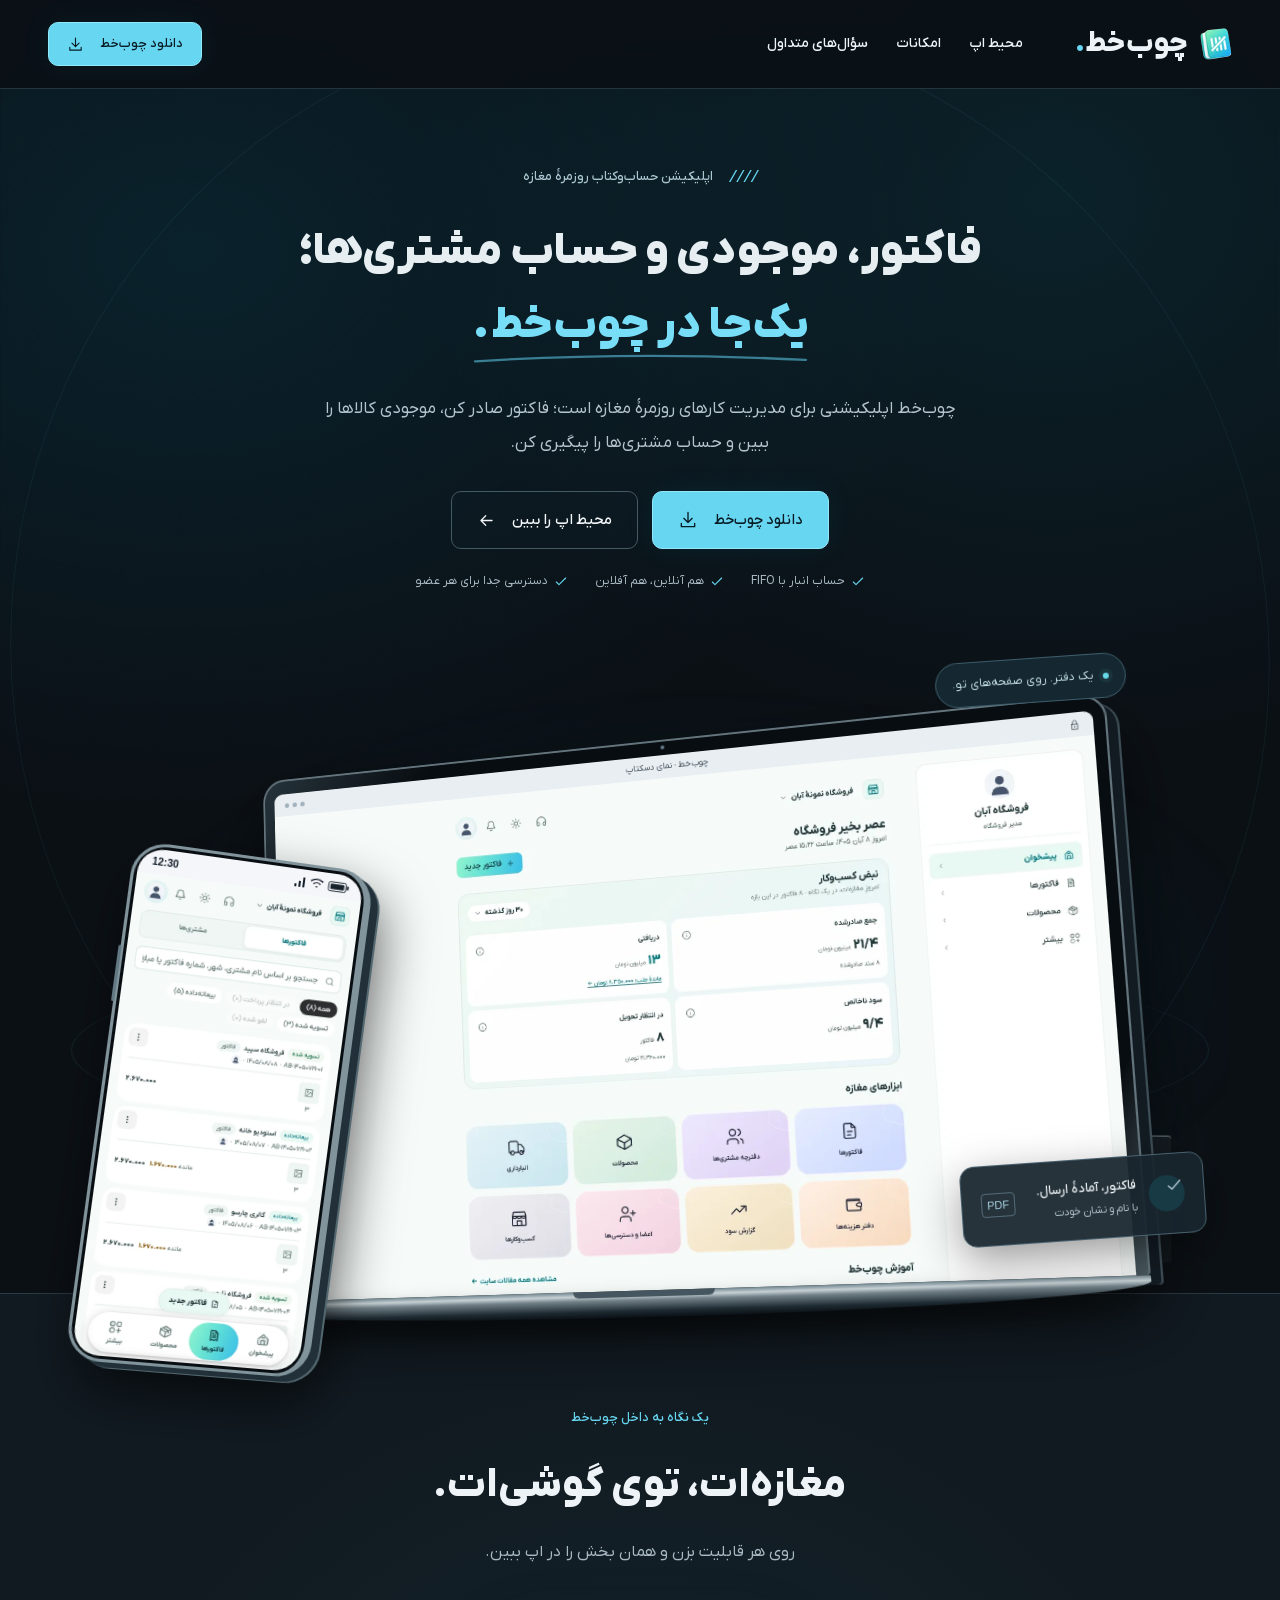
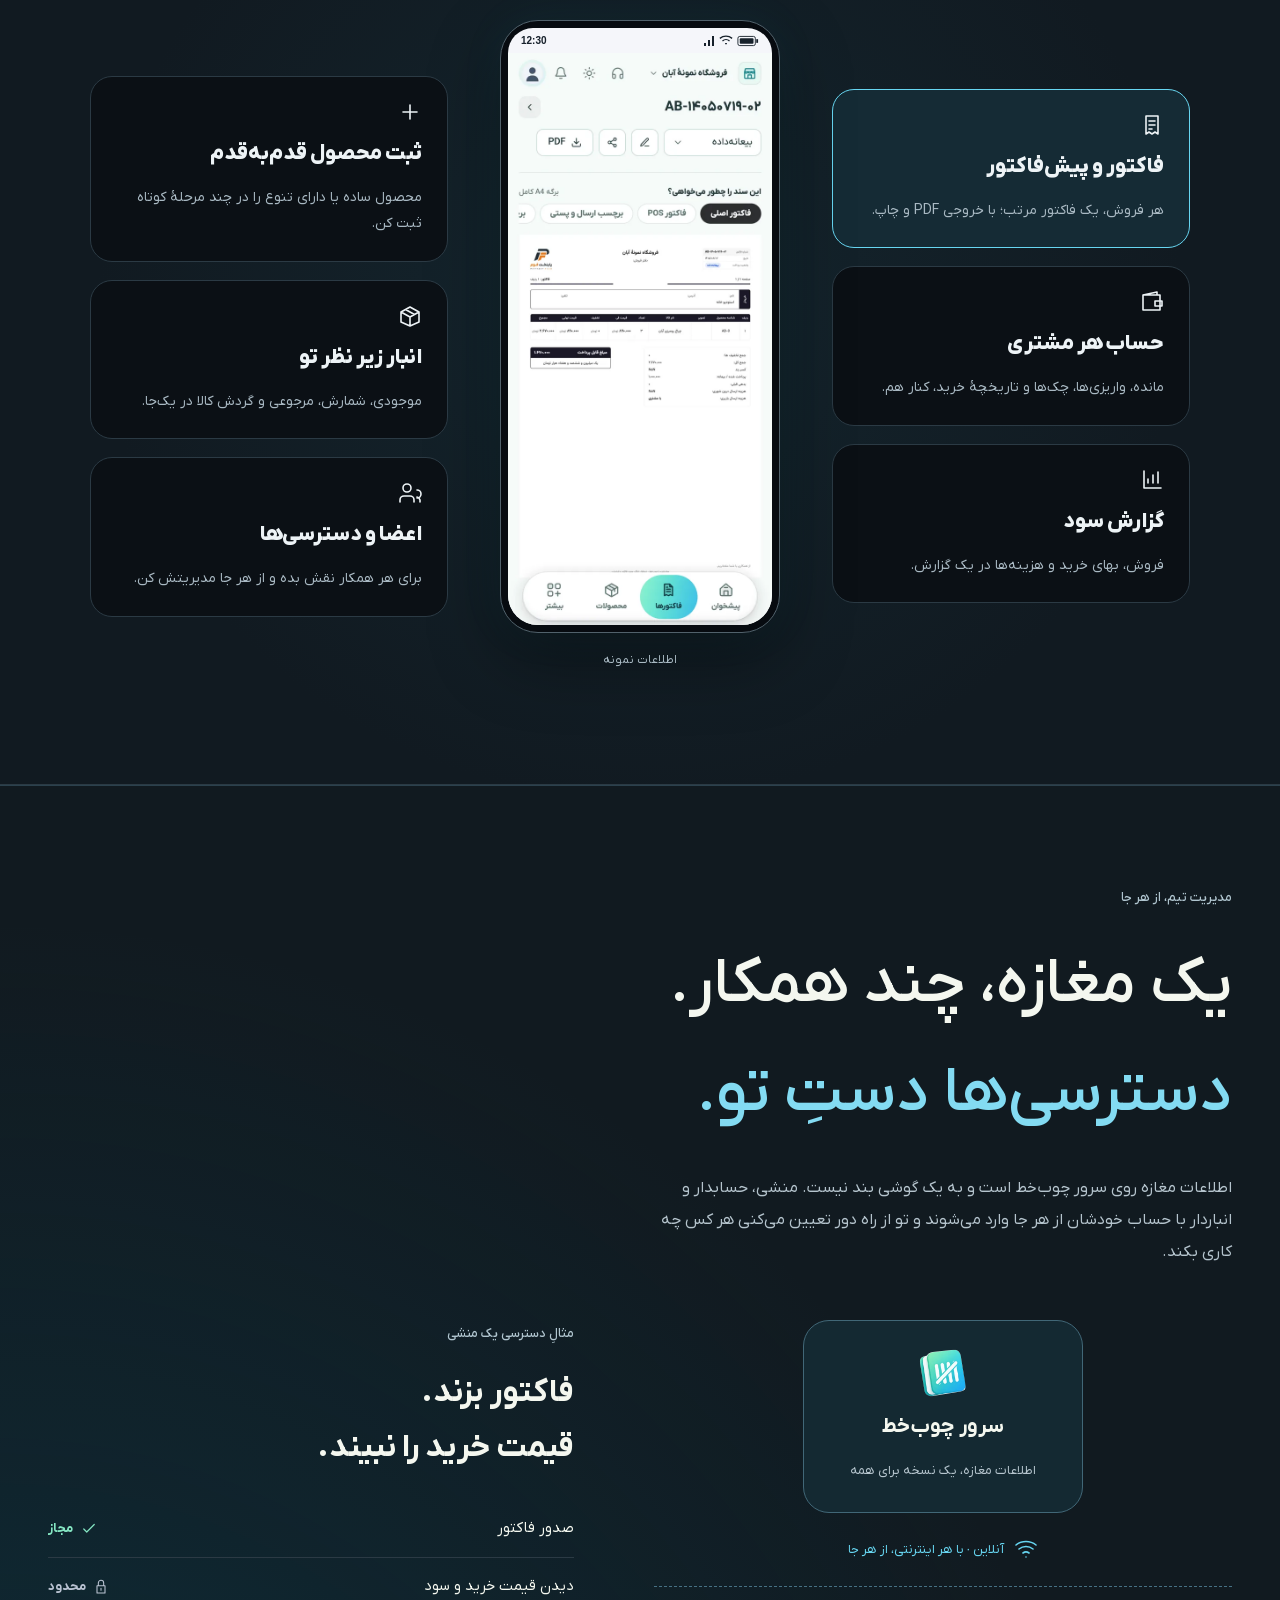
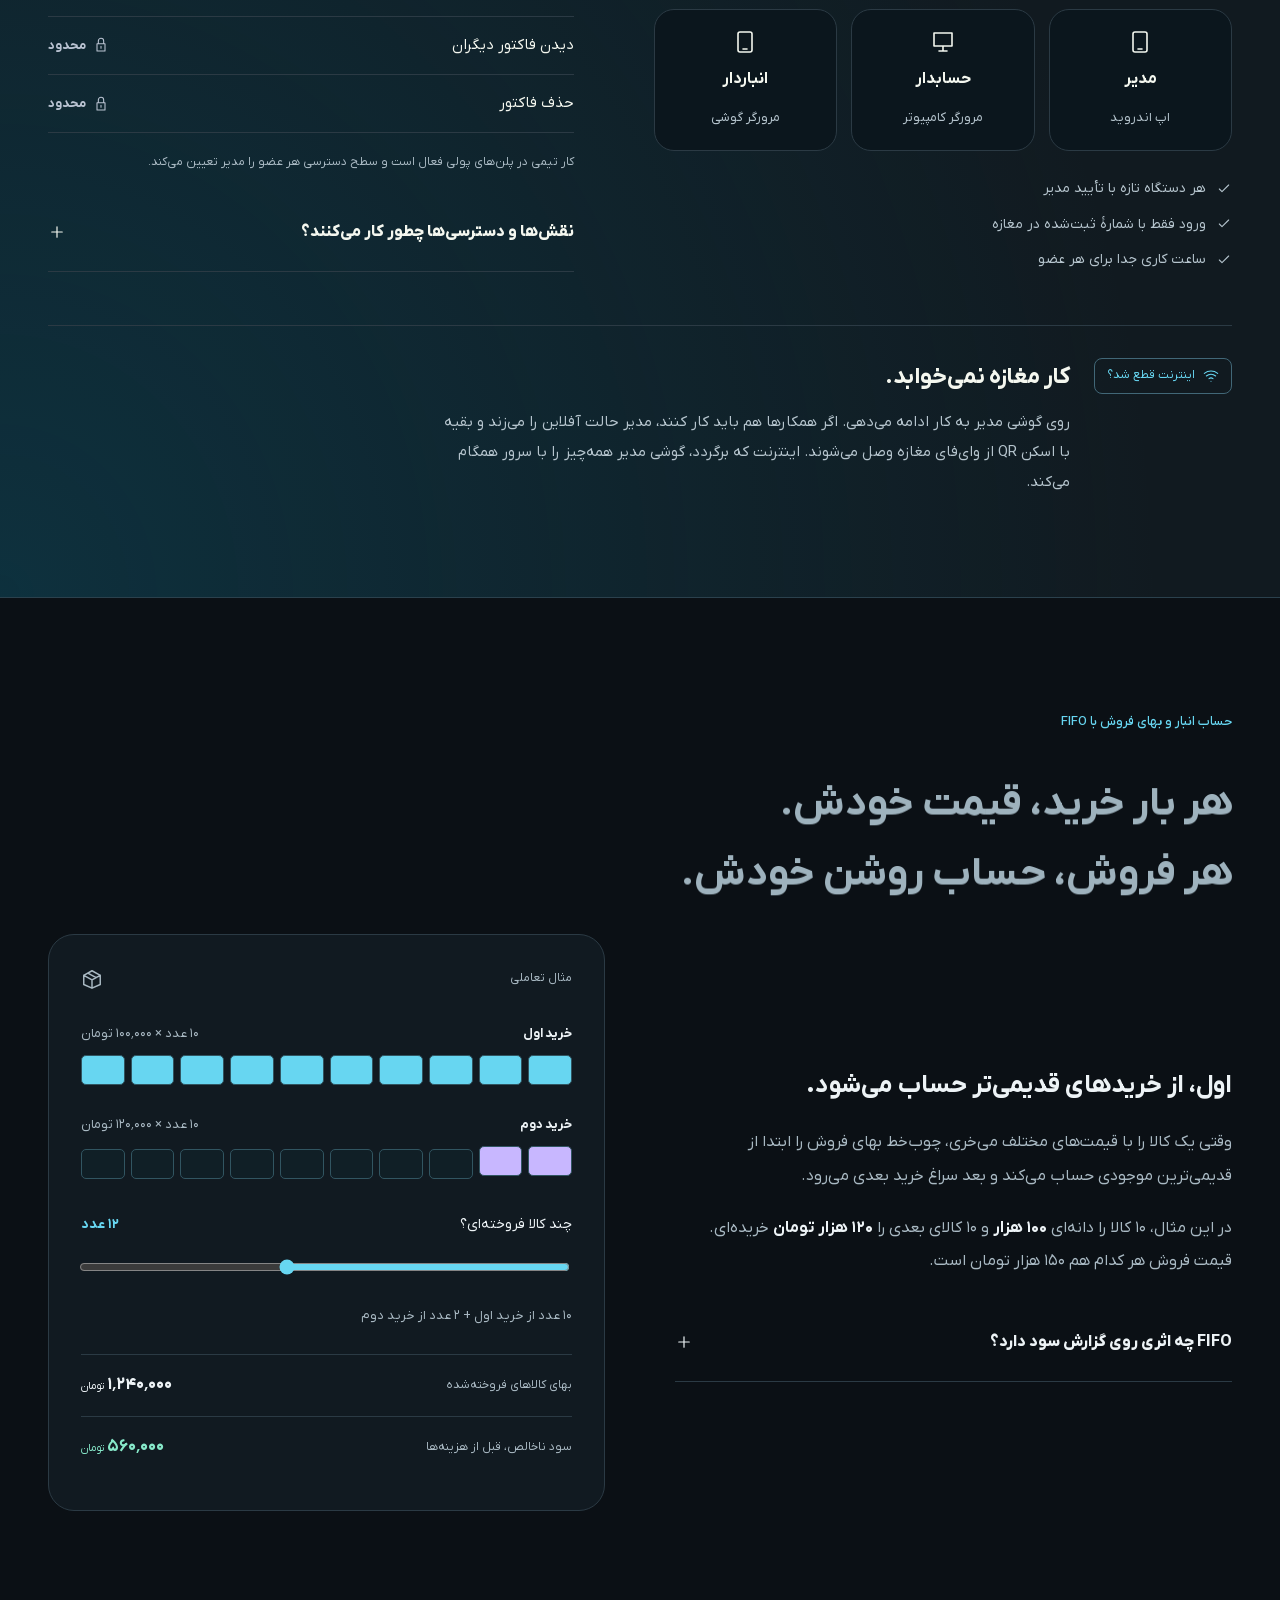
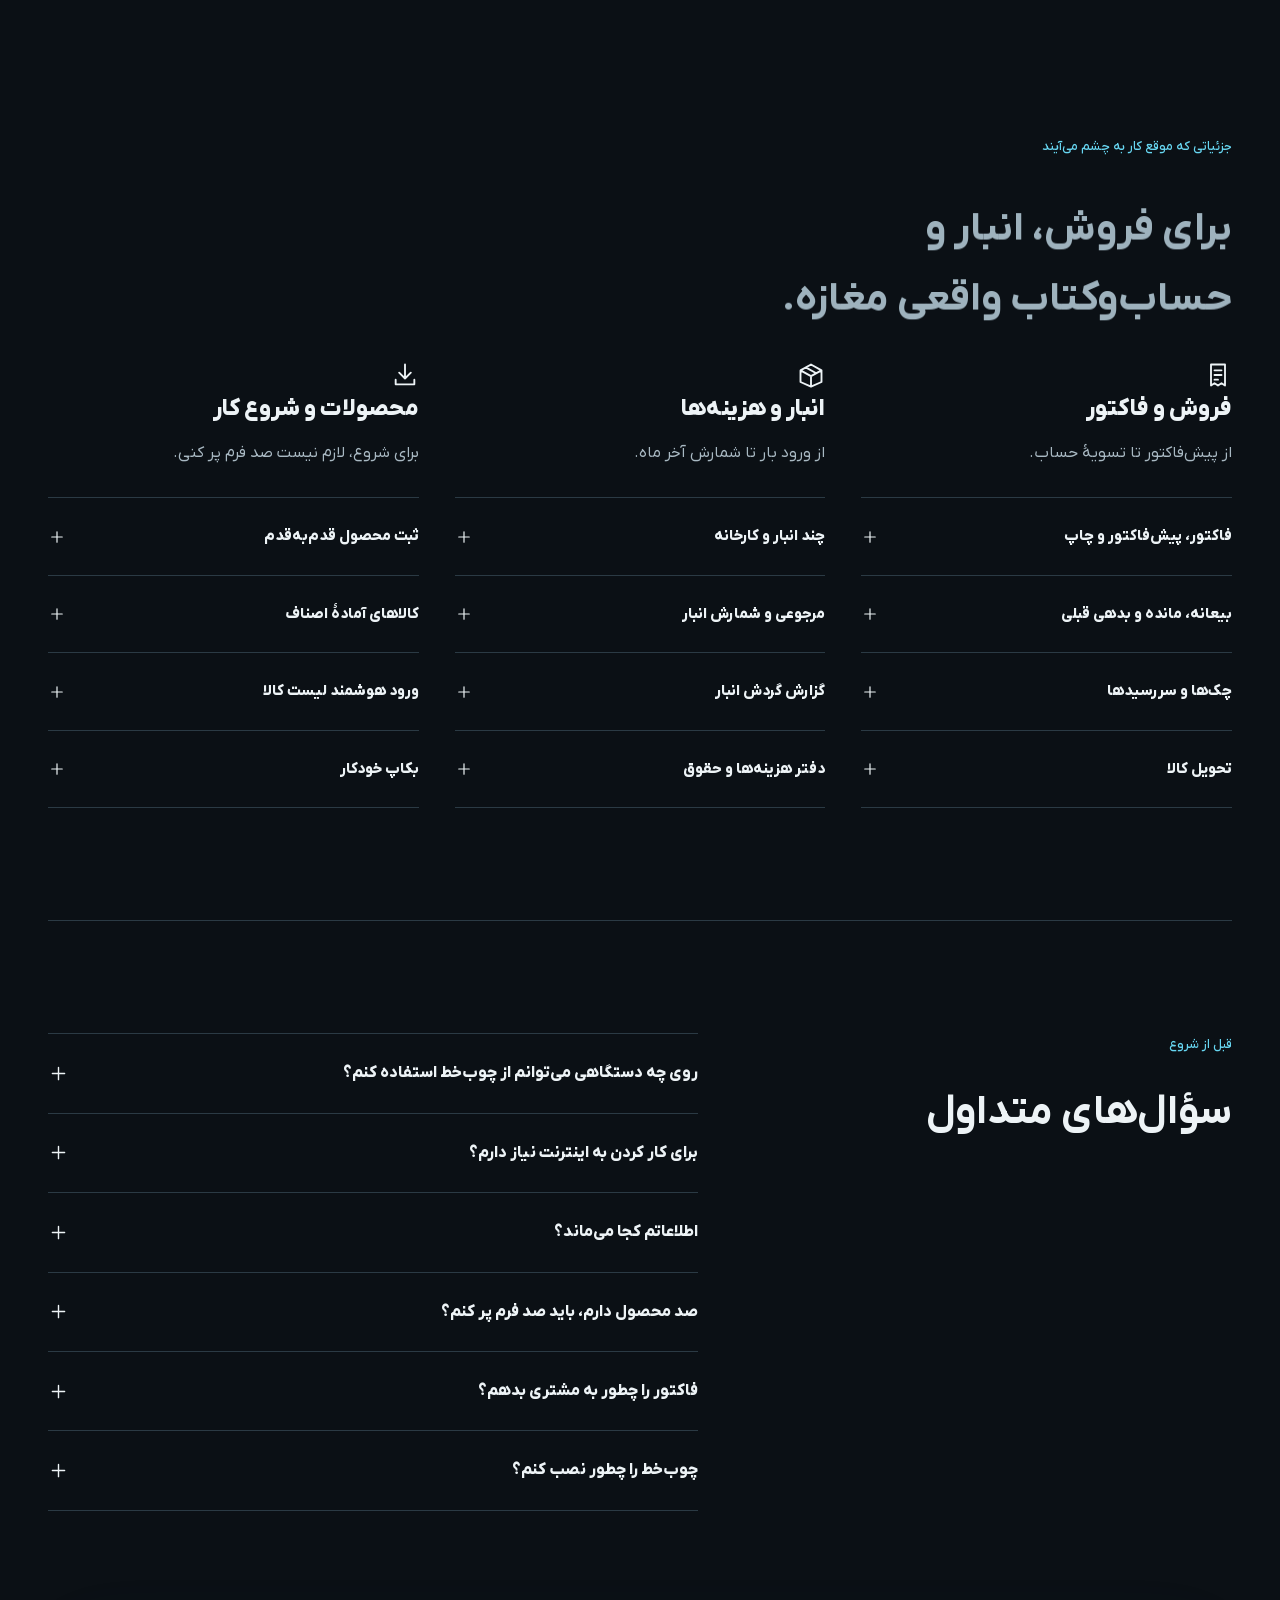
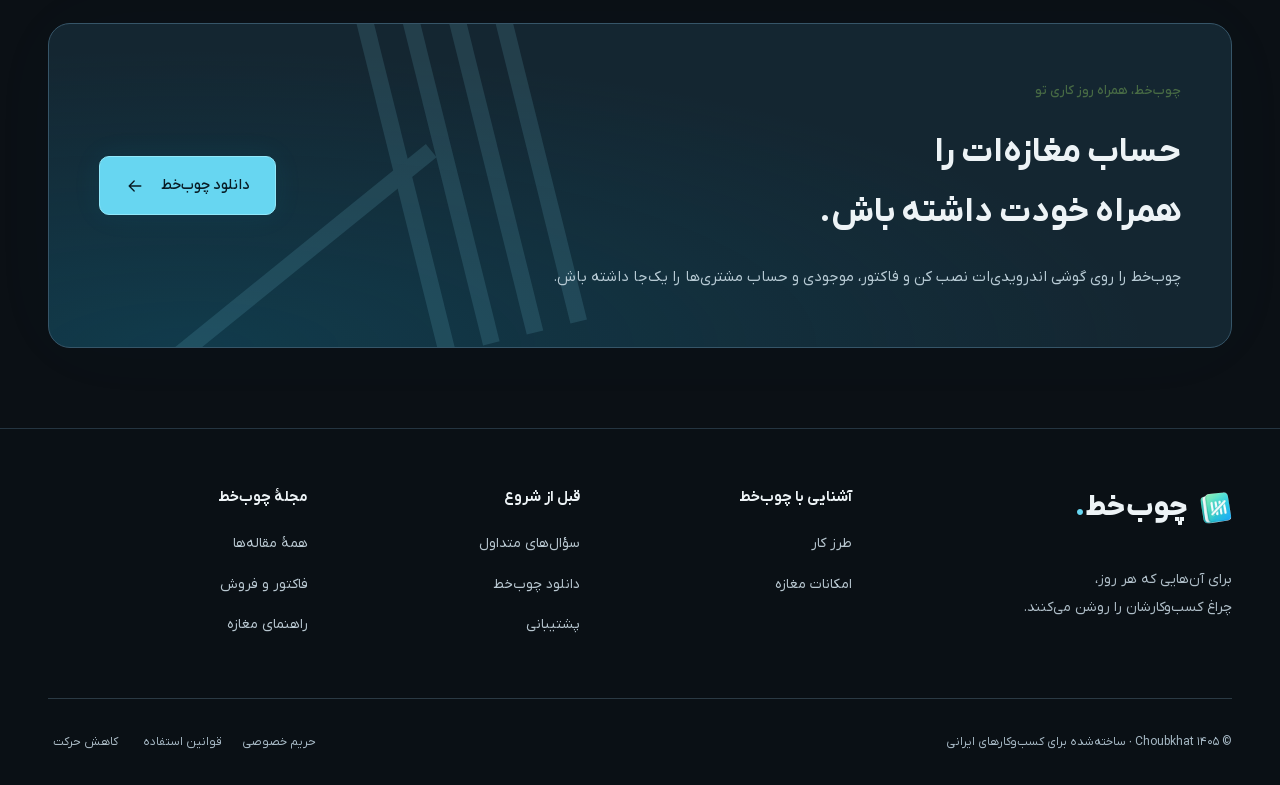
<file: index.html>
<!DOCTYPE html><html lang="fa" dir="rtl"><head><meta charset="UTF-8"><meta name="viewport" content="width=device-width, initial-scale=1"><title>چوب‌خط؛ فاکتور، موجودی و حساب مشتری‌های مغازه</title><meta name="description" content="چوب‌خط، اپلیکیشن اندرویدی صدور فاکتور، پیگیری موجودی کالا و حساب مشتری‌های مغازه. محیط واقعی اپ و روش کار آن را ببین."><meta name="robots" content="index, follow, max-image-preview:large"><link rel="canonical" href="https://choubkhat.ir/"><link rel="icon" href="/favicon.svg" type="image/svg+xml"><link rel="preload" href="/fonts/IRANYekanX.woff2" as="font" type="font/woff2" crossorigin><meta name="theme-color" content="#0b1015"><meta property="og:type" content="website"><meta property="og:locale" content="fa_IR"><meta property="og:site_name" content="Choubkhat | چوب‌خط"><meta property="og:title" content="چوب‌خط؛ فاکتور، موجودی و حساب مشتری‌های مغازه"><meta property="og:description" content="چوب‌خط، اپلیکیشن اندرویدی صدور فاکتور، پیگیری موجودی کالا و حساب مشتری‌های مغازه. محیط واقعی اپ و روش کار آن را ببین."><meta property="og:url" content="https://choubkhat.ir/"><meta property="og:image" content="https://choubkhat.ir/images/social.jpg"><meta property="og:image:width" content="1200"><meta property="og:image:height" content="630"><meta name="twitter:card" content="summary_large_image"><meta name="twitter:title" content="چوب‌خط؛ فاکتور، موجودی و حساب مشتری‌های مغازه"><meta name="twitter:description" content="چوب‌خط، اپلیکیشن اندرویدی صدور فاکتور، پیگیری موجودی کالا و حساب مشتری‌های مغازه. محیط واقعی اپ و روش کار آن را ببین."><meta name="twitter:image" content="https://choubkhat.ir/images/social.jpg"><script type="application/ld+json">[{"@context":"https://schema.org","@type":"WebSite","name":"چوب‌خط","alternateName":["Choubkhat","چوبخط"],"url":"https://choubkhat.ir/","inLanguage":"fa-IR"},{"@context":"https://schema.org","@type":"SoftwareApplication","name":"چوب‌خط","alternateName":["Choubkhat","چوبخط"],"applicationCategory":"BusinessApplication","operatingSystem":"Android","description":"چوب‌خط، اپلیکیشن اندرویدی صدور فاکتور، پیگیری موجودی کالا و حساب مشتری‌های مغازه. محیط واقعی اپ و روش کار آن را ببین.","inLanguage":"fa-IR","featureList":["صدور فاکتور و پیش‌فاکتور","خروجی PDF","مدیریت محصولات و موجودی","کار تیمی آنلاین از هر جا","محاسبهٔ بهای فروش با FIFO","مجوزهای دسترسی اعضا","چند انبار، شمارش و مرجوعی","تنوع محصول و کالاهای آمادهٔ اصناف","کار آفلاین هنگام قطع اینترنت"]}]</script><link rel="stylesheet" href="/_astro/index.Ba2SF6ql.css">
<link rel="stylesheet" href="/_astro/index.C4FC6QFY.css">
<link rel="stylesheet" href="/_astro/_page_.CpP-yyYn.css"></head><body><div class="ambient-light" aria-hidden="true"></div><a href="#main" class="skip-link">رفتن به محتوای اصلی</a><header class="site-header"><div class="container header-inner"><a class="brand" href="/" aria-label="چوب‌خط، صفحهٔ اصلی"><svg width="48" height="48" viewBox="250 220 1140 1150" aria-hidden="true"><defs><clipPath id="logo-89fea72b-1c06-4411-93f9-a4fb725df528"><path d="M1070 239 C1170 230 1232 292 1247 395 L1361 1095 C1376 1177 1330 1221 1241 1236 L581 1346 C493 1369 392 1304 378 1224 L270 555 C256 478 286 433 339 408 L439 373 C455 331 507 306 574 293 Z"></path></clipPath></defs><image href="/_astro/choubkhat-logo.DtoyaHQM_Z2aePK0.webp" width="1600" height="1600" clip-path="url(#logo-89fea72b-1c06-4411-93f9-a4fb725df528)"></image></svg><span>چوب‌خط<span class="brand-dot">.</span></span></a> <nav id="main-navigation" class="main-nav" aria-label="منوی اصلی"><a href="/#in-action">محیط اپ</a><a href="/#features">امکانات</a><a href="/#questions">سؤال‌های متداول</a></nav> <div class="header-actions"><a href="/download/" class="button button-small button-dark">دانلود چوب‌خط<svg class width="17" height="17" viewBox="0 0 24 24" fill="none" stroke="currentColor" stroke-width="1.6" stroke-linecap="round" stroke-linejoin="round" aria-hidden="true"><path d="M12 3v12m-5-5 5 5 5-5M4 16v4h16v-4"></path></svg></a><button class="menu-toggle" aria-label="باز کردن منو" aria-controls="main-navigation" aria-expanded="false"><svg class width="24" height="24" viewBox="0 0 24 24" fill="none" stroke="currentColor" stroke-width="1.6" stroke-linecap="round" stroke-linejoin="round" aria-hidden="true"><path d="M4 6h16M4 12h16M4 18h16"></path></svg></button></div> </div></header><main id="main"> <section class="hero container" aria-labelledby="hero-title" data-astro-cid-j7pv25f6><div class="hero-copy" data-astro-cid-j7pv25f6><div class="eyebrow hero-eyebrow" data-astro-cid-j7pv25f6><span class="little-tally" aria-hidden="true" data-astro-cid-j7pv25f6>////</span>اپلیکیشن حساب‌وکتاب روزمرهٔ مغازه</div><h1 id="hero-title" data-astro-cid-j7pv25f6><span class="hero-line" data-astro-cid-j7pv25f6>فاکتور، موجودی و حساب مشتری‌ها؛</span><span class="hero-line hero-accent" data-astro-cid-j7pv25f6>یک‌جا در چوب‌خط.<svg viewBox="0 0 470 22" preserveAspectRatio="none" aria-hidden="true" data-astro-cid-j7pv25f6><path d="M5 16Q230-6 465 13" fill="none" stroke="currentColor" stroke-width="5" stroke-linecap="round" data-astro-cid-j7pv25f6></path></svg></span></h1><p class="hero-description" data-astro-cid-j7pv25f6>چوب‌خط اپلیکیشنی برای مدیریت کارهای روزمرهٔ مغازه است؛ فاکتور صادر کن، موجودی کالاها را ببین و حساب مشتری‌ها را پیگیری کن.</p><div class="hero-actions" data-astro-cid-j7pv25f6><a class="button button-dark" href="/download/" data-astro-cid-j7pv25f6>دانلود چوب‌خط<svg class width="20" height="20" viewBox="0 0 24 24" fill="none" stroke="currentColor" stroke-width="1.6" stroke-linecap="round" stroke-linejoin="round" aria-hidden="true"><path d="M12 3v12m-5-5 5 5 5-5M4 16v4h16v-4"></path></svg></a><a class="button button-outline" href="#in-action" data-astro-cid-j7pv25f6>محیط اپ را ببین<svg class width="19" height="19" viewBox="0 0 24 24" fill="none" stroke="currentColor" stroke-width="1.6" stroke-linecap="round" stroke-linejoin="round" aria-hidden="true"><path d="M19 12H5m6-6-6 6 6 6"></path></svg></a></div><div class="hero-footnote" data-astro-cid-j7pv25f6><span data-astro-cid-j7pv25f6><svg class width="16" height="16" viewBox="0 0 24 24" fill="none" stroke="currentColor" stroke-width="1.6" stroke-linecap="round" stroke-linejoin="round" aria-hidden="true"><path d="m5 12 4 4L19 6"></path></svg>حساب انبار با FIFO</span><span data-astro-cid-j7pv25f6><svg class width="16" height="16" viewBox="0 0 24 24" fill="none" stroke="currentColor" stroke-width="1.6" stroke-linecap="round" stroke-linejoin="round" aria-hidden="true"><path d="m5 12 4 4L19 6"></path></svg>هم آنلاین، هم آفلاین</span><span data-astro-cid-j7pv25f6><svg class width="16" height="16" viewBox="0 0 24 24" fill="none" stroke="currentColor" stroke-width="1.6" stroke-linecap="round" stroke-linejoin="round" aria-hidden="true"><path d="m5 12 4 4L19 6"></path></svg>دسترسی جدا برای هر عضو</span></div></div><div class="product-stage device-studio" data-spotlight data-astro-cid-ijzayb5m> <div class="studio-halo" aria-hidden="true" data-astro-cid-ijzayb5m></div><div class="studio-grid" aria-hidden="true" data-astro-cid-ijzayb5m></div><div class="device-plinth" aria-hidden="true" data-astro-cid-ijzayb5m></div> <div class="laptop-rig" data-astro-cid-ijzayb5m> <div class="desktop-mock" data-astro-cid-ijzayb5m> <div class="screen-camera" aria-hidden="true" data-astro-cid-ijzayb5m></div> <div class="browser-bar" data-astro-cid-ijzayb5m><div class="browser-dots" data-astro-cid-ijzayb5m><i data-astro-cid-ijzayb5m></i><i data-astro-cid-ijzayb5m></i><i data-astro-cid-ijzayb5m></i></div><span data-astro-cid-ijzayb5m>چوب‌خط · نمای دسکتاپ</span><svg class width="11" height="11" viewBox="0 0 24 24" fill="none" stroke="currentColor" stroke-width="1.6" stroke-linecap="round" stroke-linejoin="round" aria-hidden="true"><path d="M6 10h12v11H6V10Zm2 0V6a4 4 0 0 1 8 0v4m-4 4v3"></path></svg></div> <img src="/images/app-dashboard.webp" width="1440" height="1000" alt="نمای واقعی پیشخوان چوب‌خط در قاب لپ‌تاپ، با اطلاعات نمایشی فروشگاه آبان" fetchpriority="high" loading="eager" data-astro-cid-ijzayb5m> </div> <div class="laptop-base" aria-hidden="true" data-astro-cid-ijzayb5m><i data-astro-cid-ijzayb5m></i></div> </div> <div class="phone-mock" data-astro-cid-ijzayb5m><div class="phone-status" aria-hidden="true" dir="ltr" data-astro-cid-xhunfehf><b data-astro-cid-xhunfehf>12:30</b><span data-astro-cid-xhunfehf><svg width="12" height="12" viewBox="0 0 12 12" data-astro-cid-xhunfehf><path d="M1 11V8h2v3M5 11V5h2v6M9 11V1h2v10" fill="currentColor" data-astro-cid-xhunfehf></path></svg><svg width="14" height="12" viewBox="0 0 16 12" fill="none" stroke="currentColor" stroke-width="1.5" data-astro-cid-xhunfehf><path d="M1 3a11 11 0 0 1 14 0M4 6a6 6 0 0 1 8 0M7 9h2" data-astro-cid-xhunfehf></path></svg><svg width="22" height="12" viewBox="0 0 24 12" fill="none" stroke="currentColor" data-astro-cid-xhunfehf><rect x="1" y="1" width="19" height="10" rx="2" data-astro-cid-xhunfehf></rect><path d="M22 4v4" stroke-width="2" data-astro-cid-xhunfehf></path><rect x="3" y="3" width="15" height="6" rx="1" fill="currentColor" stroke="none" data-astro-cid-xhunfehf></rect></svg></span></div> <img src="/images/app-mobile-invoices.webp" width="600" height="1299" alt="نمای واقعی فهرست فاکتورهای چوب‌خط در قاب موبایل، با دادهٔ نمونه" loading="eager" data-astro-cid-ijzayb5m></div> <div class="floating-receipt" data-astro-cid-ijzayb5m><span class="receipt-icon" data-astro-cid-ijzayb5m><svg class width="20" height="20" viewBox="0 0 24 24" fill="none" stroke="currentColor" stroke-width="1.6" stroke-linecap="round" stroke-linejoin="round" aria-hidden="true"><path d="m5 12 4 4L19 6"></path></svg></span><div data-astro-cid-ijzayb5m><strong data-astro-cid-ijzayb5m>فاکتور، آمادهٔ ارسال.</strong><span data-astro-cid-ijzayb5m>با نام و نشان خودت</span></div><span class="file-label" data-astro-cid-ijzayb5m>PDF</span></div> <div class="floating-pill" data-astro-cid-ijzayb5m><span class="status-dot" data-astro-cid-ijzayb5m></span>یک دفتر. روی صفحه‌های تو.</div> <span class="mock-caption" data-astro-cid-ijzayb5m>رابط واقعی چوب‌خط · اطلاعات نمایشی</span> </div> </section> <section class="section app-showcase" id="in-action" aria-labelledby="showcase-title" data-astro-cid-7iwaye3u> <div class="container" data-astro-cid-7iwaye3u> <header class="showcase-heading" data-astro-cid-7iwaye3u><span class="eyebrow" data-astro-cid-7iwaye3u>یک نگاه به داخل چوب‌خط</span><h2 id="showcase-title" data-astro-cid-7iwaye3u>مغازه‌ات، توی گوشی‌ات.</h2><p data-astro-cid-7iwaye3u>روی هر قابلیت بزن و همان بخش را در اپ ببین.</p></header> <div class="showcase-layout" data-astro-cid-7iwaye3u> <div class="showcase-cards" data-astro-cid-7iwaye3u><button class="showcase-card is-active" data-mobile-screen="preview" aria-pressed="true" aria-controls="showcase-phone" data-astro-cid-7iwaye3u><svg class width="24" height="24" viewBox="0 0 24 24" fill="none" stroke="currentColor" stroke-width="1.6" stroke-linecap="round" stroke-linejoin="round" aria-hidden="true"><path d="M6 3h12v18l-3-2-3 2-3-2-3 2V3Zm3 5h6m-6 4h6m-6 4h3"></path></svg><strong data-astro-cid-7iwaye3u>فاکتور و پیش‌فاکتور</strong><span data-astro-cid-7iwaye3u>هر فروش، یک فاکتور مرتب؛ با خروجی PDF و چاپ.</span></button><button class="showcase-card" data-mobile-screen="customer" aria-pressed="false" aria-controls="showcase-phone" data-astro-cid-7iwaye3u><svg class width="24" height="24" viewBox="0 0 24 24" fill="none" stroke="currentColor" stroke-width="1.6" stroke-linecap="round" stroke-linejoin="round" aria-hidden="true"><path d="M3 5h17v15H3V5Zm0 0 14-3v3m-2 6h7v5h-7v-5Z"></path></svg><strong data-astro-cid-7iwaye3u>حساب هر مشتری</strong><span data-astro-cid-7iwaye3u>مانده، واریزی‌ها، چک‌ها و تاریخچهٔ خرید، کنار هم.</span></button><button class="showcase-card" data-mobile-screen="profit" aria-pressed="false" aria-controls="showcase-phone" data-astro-cid-7iwaye3u><svg class width="24" height="24" viewBox="0 0 24 24" fill="none" stroke="currentColor" stroke-width="1.6" stroke-linecap="round" stroke-linejoin="round" aria-hidden="true"><path d="M4 3v17h17M8 15v-4m5 4V7m5 8V4"></path></svg><strong data-astro-cid-7iwaye3u>گزارش سود</strong><span data-astro-cid-7iwaye3u>فروش، بهای خرید و هزینه‌ها در یک گزارش.</span></button></div> <figure class="showcase-phone" id="showcase-phone" data-astro-cid-7iwaye3u><div class="phone-shell" data-astro-cid-7iwaye3u><div class="phone-status" aria-hidden="true" dir="ltr" data-astro-cid-xhunfehf><b data-astro-cid-xhunfehf>12:30</b><span data-astro-cid-xhunfehf><svg width="12" height="12" viewBox="0 0 12 12" data-astro-cid-xhunfehf><path d="M1 11V8h2v3M5 11V5h2v6M9 11V1h2v10" fill="currentColor" data-astro-cid-xhunfehf></path></svg><svg width="14" height="12" viewBox="0 0 16 12" fill="none" stroke="currentColor" stroke-width="1.5" data-astro-cid-xhunfehf><path d="M1 3a11 11 0 0 1 14 0M4 6a6 6 0 0 1 8 0M7 9h2" data-astro-cid-xhunfehf></path></svg><svg width="22" height="12" viewBox="0 0 24 12" fill="none" stroke="currentColor" data-astro-cid-xhunfehf><rect x="1" y="1" width="19" height="10" rx="2" data-astro-cid-xhunfehf></rect><path d="M22 4v4" stroke-width="2" data-astro-cid-xhunfehf></path><rect x="3" y="3" width="15" height="6" rx="1" fill="currentColor" stroke="none" data-astro-cid-xhunfehf></rect></svg></span></div> <div class="phone-screen" data-astro-cid-7iwaye3u><img class="mobile-screen is-active" data-mobile-image="preview" src="/images/app-mobile-preview.webp" alt="پیش‌نمایش فاکتور و انتخاب نوع خروجی در چوب‌خط" width="600" height="1299" loading="lazy" data-astro-cid-7iwaye3u><img class="mobile-screen" data-mobile-image="customer" src="/images/app-mobile-customer.webp" alt="صفحهٔ حساب یک مشتری در چوب‌خط" aria-hidden="true" width="600" height="1299" loading="lazy" data-astro-cid-7iwaye3u><img class="mobile-screen" data-mobile-image="profit" src="/images/app-mobile-profit.webp" alt="گزارش سود در چوب‌خط" aria-hidden="true" width="600" height="1299" loading="lazy" data-astro-cid-7iwaye3u><img class="mobile-screen" data-mobile-image="new-product" src="/images/app-mobile-new-product.webp" alt="فرم مرحله‌ای افزودن محصول در چوب‌خط" aria-hidden="true" width="600" height="1299" loading="lazy" data-astro-cid-7iwaye3u><img class="mobile-screen" data-mobile-image="inventory" src="/images/app-mobile-inventory.webp" alt="صفحهٔ انبارداری در چوب‌خط" aria-hidden="true" width="600" height="1299" loading="lazy" data-astro-cid-7iwaye3u><img class="mobile-screen" data-mobile-image="team" src="/images/app-mobile-team.webp" alt="صفحهٔ اعضا و دسترسی‌ها در چوب‌خط" aria-hidden="true" width="600" height="1299" loading="lazy" data-astro-cid-7iwaye3u></div></div><figcaption data-astro-cid-7iwaye3u><span data-mobile-caption aria-live="polite" data-astro-cid-7iwaye3u>هر فروش، یک فاکتور مرتب؛ با خروجی PDF و چاپ.</span><small data-astro-cid-7iwaye3u>اطلاعات نمونه</small></figcaption></figure> <div class="showcase-cards" data-astro-cid-7iwaye3u><button class="showcase-card" data-mobile-screen="new-product" aria-pressed="false" aria-controls="showcase-phone" data-astro-cid-7iwaye3u><svg class width="24" height="24" viewBox="0 0 24 24" fill="none" stroke="currentColor" stroke-width="1.6" stroke-linecap="round" stroke-linejoin="round" aria-hidden="true"><path d="M12 5v14M5 12h14"></path></svg><strong data-astro-cid-7iwaye3u>ثبت محصول قدم‌به‌قدم</strong><span data-astro-cid-7iwaye3u>محصول ساده یا دارای تنوع را در چند مرحلهٔ کوتاه ثبت کن.</span></button><button class="showcase-card" data-mobile-screen="inventory" aria-pressed="false" aria-controls="showcase-phone" data-astro-cid-7iwaye3u><svg class width="24" height="24" viewBox="0 0 24 24" fill="none" stroke="currentColor" stroke-width="1.6" stroke-linecap="round" stroke-linejoin="round" aria-hidden="true"><path d="m12 3 9 5-9 5-9-5 9-5Zm-9 5v10l9 4 9-4V8m-9 5v9M7.5 5.5l9 5"></path></svg><strong data-astro-cid-7iwaye3u>انبار زیر نظر تو</strong><span data-astro-cid-7iwaye3u>موجودی، شمارش، مرجوعی و گردش کالا در یک‌جا.</span></button><button class="showcase-card" data-mobile-screen="team" aria-pressed="false" aria-controls="showcase-phone" data-astro-cid-7iwaye3u><svg class width="24" height="24" viewBox="0 0 24 24" fill="none" stroke="currentColor" stroke-width="1.6" stroke-linecap="round" stroke-linejoin="round" aria-hidden="true"><path d="M16 21v-2a4 4 0 0 0-4-4H6a4 4 0 0 0-4 4v2m17-12a4 4 0 0 1 0 8m3 4v-2a4 4 0 0 0-3-3M13 7a4 4 0 1 1-8 0 4 4 0 0 1 8 0Z"></path></svg><strong data-astro-cid-7iwaye3u>اعضا و دسترسی‌ها</strong><span data-astro-cid-7iwaye3u>برای هر همکار نقش بده و از هر جا مدیریتش کن.</span></button></div> </div><noscript><p class="fine-print" data-astro-cid-7iwaye3u>نمای فاکتور نمایش داده شده است؛ برای جابه‌جایی بین نماها جاوااسکریپت را فعال کن.</p></noscript> </div> </section>  <section class="manifesto team-feature" id="team" data-spotlight aria-labelledby="team-title" data-astro-cid-f34ow77w><div class="container" data-astro-cid-f34ow77w><div class="team-heading" data-astro-cid-f34ow77w><span class="eyebrow" data-astro-cid-f34ow77w>مدیریت تیم، از هر جا</span><h2 id="team-title" data-astro-cid-f34ow77w>یک مغازه، چند همکار.<br data-astro-cid-f34ow77w><span data-astro-cid-f34ow77w>دسترسی‌ها دستِ تو.</span></h2><p data-astro-cid-f34ow77w>اطلاعات مغازه روی سرور چوب‌خط است و به یک گوشی بند نیست. منشی، حسابدار و انباردار با حساب خودشان از هر جا وارد می‌شوند و تو از راه دور تعیین می‌کنی هر کس چه کاری بکند.</p></div><div class="team-layout" data-astro-cid-f34ow77w><div class="team-network" data-astro-cid-f34ow77w><div class="team-server" data-astro-cid-f34ow77w><svg width="48" height="48" viewBox="250 220 1140 1150" aria-hidden="true"><defs><clipPath id="logo-af54ce26-a9ca-45b6-86b0-3091eb865ace"><path d="M1070 239 C1170 230 1232 292 1247 395 L1361 1095 C1376 1177 1330 1221 1241 1236 L581 1346 C493 1369 392 1304 378 1224 L270 555 C256 478 286 433 339 408 L439 373 C455 331 507 306 574 293 Z"></path></clipPath></defs><image href="/_astro/choubkhat-logo.DtoyaHQM_Z2aePK0.webp" width="1600" height="1600" clip-path="url(#logo-af54ce26-a9ca-45b6-86b0-3091eb865ace)"></image></svg><strong data-astro-cid-f34ow77w>سرور چوب‌خط</strong><span data-astro-cid-f34ow77w>اطلاعات مغازه، یک نسخه برای همه</span></div><div class="team-link" data-astro-cid-f34ow77w><svg class width="24" height="24" viewBox="0 0 24 24" fill="none" stroke="currentColor" stroke-width="1.6" stroke-linecap="round" stroke-linejoin="round" aria-hidden="true"><path d="M2 8a16 16 0 0 1 20 0M5 12a11 11 0 0 1 14 0m-10 4a5 5 0 0 1 6 0m-3 4h.01"></path></svg><span data-astro-cid-f34ow77w>آنلاین · با هر اینترنتی، از هر جا</span></div><div class="team-members" data-astro-cid-f34ow77w><div data-astro-cid-f34ow77w><svg class width="24" height="24" viewBox="0 0 24 24" fill="none" stroke="currentColor" stroke-width="1.6" stroke-linecap="round" stroke-linejoin="round" aria-hidden="true"><path d="M7 2h10a2 2 0 0 1 2 2v16a2 2 0 0 1-2 2H7a2 2 0 0 1-2-2V4a2 2 0 0 1 2-2Zm3 17h4"></path></svg><strong data-astro-cid-f34ow77w>مدیر</strong><span data-astro-cid-f34ow77w>اپ اندروید</span></div><div data-astro-cid-f34ow77w><svg class width="24" height="24" viewBox="0 0 24 24" fill="none" stroke="currentColor" stroke-width="1.6" stroke-linecap="round" stroke-linejoin="round" aria-hidden="true"><path d="M3 3h18v13H3V3Zm5 18h8m-4-5v5"></path></svg><strong data-astro-cid-f34ow77w>حسابدار</strong><span data-astro-cid-f34ow77w>مرورگر کامپیوتر</span></div><div data-astro-cid-f34ow77w><svg class width="24" height="24" viewBox="0 0 24 24" fill="none" stroke="currentColor" stroke-width="1.6" stroke-linecap="round" stroke-linejoin="round" aria-hidden="true"><path d="M7 2h10a2 2 0 0 1 2 2v16a2 2 0 0 1-2 2H7a2 2 0 0 1-2-2V4a2 2 0 0 1 2-2Zm3 17h4"></path></svg><strong data-astro-cid-f34ow77w>انباردار</strong><span data-astro-cid-f34ow77w>مرورگر گوشی</span></div></div><ul class="team-security" data-astro-cid-f34ow77w><li data-astro-cid-f34ow77w><svg class width="16" height="16" viewBox="0 0 24 24" fill="none" stroke="currentColor" stroke-width="1.6" stroke-linecap="round" stroke-linejoin="round" aria-hidden="true"><path d="m5 12 4 4L19 6"></path></svg>هر دستگاه تازه با تأیید مدیر</li><li data-astro-cid-f34ow77w><svg class width="16" height="16" viewBox="0 0 24 24" fill="none" stroke="currentColor" stroke-width="1.6" stroke-linecap="round" stroke-linejoin="round" aria-hidden="true"><path d="m5 12 4 4L19 6"></path></svg>ورود فقط با شمارهٔ ثبت‌شده در مغازه</li><li data-astro-cid-f34ow77w><svg class width="16" height="16" viewBox="0 0 24 24" fill="none" stroke="currentColor" stroke-width="1.6" stroke-linecap="round" stroke-linejoin="round" aria-hidden="true"><path d="m5 12 4 4L19 6"></path></svg>ساعت کاری جدا برای هر عضو</li></ul></div><div class="team-permissions" data-astro-cid-f34ow77w><span class="eyebrow" data-astro-cid-f34ow77w>مثالِ دسترسی یک منشی</span><h3 data-astro-cid-f34ow77w>فاکتور بزند.<br data-astro-cid-f34ow77w>قیمت خرید را نبیند.</h3><ul data-astro-cid-f34ow77w><li data-astro-cid-f34ow77w><span data-astro-cid-f34ow77w>صدور فاکتور</span><b class="allowed" data-astro-cid-f34ow77w><svg class width="18" height="18" viewBox="0 0 24 24" fill="none" stroke="currentColor" stroke-width="1.6" stroke-linecap="round" stroke-linejoin="round" aria-hidden="true"><path d="m5 12 4 4L19 6"></path></svg>مجاز</b></li><li data-astro-cid-f34ow77w><span data-astro-cid-f34ow77w>دیدن قیمت خرید و سود</span><b data-astro-cid-f34ow77w><svg class width="16" height="16" viewBox="0 0 24 24" fill="none" stroke="currentColor" stroke-width="1.6" stroke-linecap="round" stroke-linejoin="round" aria-hidden="true"><path d="M6 10h12v11H6V10Zm2 0V6a4 4 0 0 1 8 0v4m-4 4v3"></path></svg>محدود</b></li><li data-astro-cid-f34ow77w><span data-astro-cid-f34ow77w>دیدن فاکتور دیگران</span><b data-astro-cid-f34ow77w><svg class width="16" height="16" viewBox="0 0 24 24" fill="none" stroke="currentColor" stroke-width="1.6" stroke-linecap="round" stroke-linejoin="round" aria-hidden="true"><path d="M6 10h12v11H6V10Zm2 0V6a4 4 0 0 1 8 0v4m-4 4v3"></path></svg>محدود</b></li><li data-astro-cid-f34ow77w><span data-astro-cid-f34ow77w>حذف فاکتور</span><b data-astro-cid-f34ow77w><svg class width="16" height="16" viewBox="0 0 24 24" fill="none" stroke="currentColor" stroke-width="1.6" stroke-linecap="round" stroke-linejoin="round" aria-hidden="true"><path d="M6 10h12v11H6V10Zm2 0V6a4 4 0 0 1 8 0v4m-4 4v3"></path></svg>محدود</b></li></ul><p class="fine-print" data-astro-cid-f34ow77w>کار تیمی در پلن‌های پولی فعال است و سطح دسترسی هر عضو را مدیر تعیین می‌کند.</p><details class="faq-item" data-astro-cid-f34ow77w><summary data-astro-cid-f34ow77w>نقش‌ها و دسترسی‌ها چطور کار می‌کنند؟<svg class width="18" height="18" viewBox="0 0 24 24" fill="none" stroke="currentColor" stroke-width="1.6" stroke-linecap="round" stroke-linejoin="round" aria-hidden="true"><path d="M12 5v14M5 12h14"></path></svg></summary><p data-astro-cid-f34ow77w>برای انباردار، حسابدار، پشتیبان و مشاهده‌گر نقش آماده هست. هر دسترسی را هم جدا می‌توانی عوض کنی؛ از دیدن فاکتور دیگران تا ثبت پرداخت و اصلاح موجودی.</p></details></div></div><div class="offline-note" data-astro-cid-f34ow77w><span class="offline-tag" data-astro-cid-f34ow77w><svg class width="16" height="16" viewBox="0 0 24 24" fill="none" stroke="currentColor" stroke-width="1.6" stroke-linecap="round" stroke-linejoin="round" aria-hidden="true"><path d="M2 8a16 16 0 0 1 20 0M5 12a11 11 0 0 1 14 0m-10 4a5 5 0 0 1 6 0m-3 4h.01"></path></svg>اینترنت قطع شد؟</span><div data-astro-cid-f34ow77w><h3 data-astro-cid-f34ow77w>کار مغازه نمی‌خوابد.</h3><p data-astro-cid-f34ow77w>روی گوشی مدیر به کار ادامه می‌دهی. اگر همکارها هم باید کار کنند، مدیر حالت آفلاین را می‌زند و بقیه با اسکن QR از وای‌فای مغازه وصل می‌شوند. اینترنت که برگردد، گوشی مدیر همه‌چیز را با سرور همگام می‌کند.</p></div></div></div></section>  <section class="section container fifo-feature" id="fifo" aria-labelledby="fifo-title" data-astro-cid-3qpbvgsf><div class="section-heading" data-astro-cid-3qpbvgsf><div data-astro-cid-3qpbvgsf><span class="eyebrow" data-astro-cid-3qpbvgsf>حساب انبار و بهای فروش با FIFO</span><h2 id="fifo-title" data-astro-cid-3qpbvgsf>هر بار خرید، قیمت خودش.<br data-astro-cid-3qpbvgsf><span class="text-muted" data-astro-cid-3qpbvgsf>هر فروش، حساب روشن خودش.</span></h2></div></div><div class="fifo-layout" data-astro-cid-3qpbvgsf><div class="fifo-copy" data-astro-cid-3qpbvgsf><h3 data-astro-cid-3qpbvgsf>اول، از خریدهای قدیمی‌تر حساب می‌شود.</h3><p data-astro-cid-3qpbvgsf>وقتی یک کالا را با قیمت‌های مختلف می‌خری، چوب‌خط بهای فروش را ابتدا از قدیمی‌ترین موجودی حساب می‌کند و بعد سراغ خرید بعدی می‌رود.</p><p data-astro-cid-3qpbvgsf>در این مثال، ۱۰ کالا را دانه‌ای <strong data-astro-cid-3qpbvgsf>۱۰۰ هزار</strong> و ۱۰ کالای بعدی را <strong data-astro-cid-3qpbvgsf>۱۲۰ هزار تومان</strong> خریده‌ای. قیمت فروش هر کدام هم ۱۵۰ هزار تومان است.</p><details class="faq-item" data-astro-cid-3qpbvgsf><summary data-astro-cid-3qpbvgsf>FIFO چه اثری روی گزارش سود دارد؟<svg class width="18" height="18" viewBox="0 0 24 24" fill="none" stroke="currentColor" stroke-width="1.6" stroke-linecap="round" stroke-linejoin="round" aria-hidden="true"><path d="M12 5v14M5 12h14"></path></svg></summary><p data-astro-cid-3qpbvgsf>بهای کالاهای فروخته‌شده از سری‌های خرید محاسبه می‌شود، نه فقط آخرین قیمت خرید. عدد این مثال سود ناخالص و قبل از هزینه‌های مغازه است. در کمبود موجودی یا نبود قیمت خرید، محاسبه می‌تواند تخمینی یا ناقص باشد. FIFO روش محاسبهٔ بهاست، نه تضمین سود یا جابه‌جایی فیزیکی کالا.</p></details></div><div class="fifo-demo" data-astro-cid-3qpbvgsf><div class="fifo-demo-heading" data-astro-cid-3qpbvgsf><span data-astro-cid-3qpbvgsf>مثال تعاملی</span><svg class width="22" height="22" viewBox="0 0 24 24" fill="none" stroke="currentColor" stroke-width="1.6" stroke-linecap="round" stroke-linejoin="round" aria-hidden="true"><path d="m12 3 9 5-9 5-9-5 9-5Zm-9 5v10l9 4 9-4V8m-9 5v9M7.5 5.5l9 5"></path></svg></div><div class="fifo-batch" data-astro-cid-3qpbvgsf><div data-astro-cid-3qpbvgsf><strong data-astro-cid-3qpbvgsf>خرید اول</strong><span data-astro-cid-3qpbvgsf>۱۰ عدد × ۱۰۰٬۰۰۰ تومان</span></div><div class="batch-units" aria-hidden="true" data-astro-cid-3qpbvgsf><i class="is-used" data-fifo-unit="0" data-astro-cid-3qpbvgsf></i><i class="is-used" data-fifo-unit="1" data-astro-cid-3qpbvgsf></i><i class="is-used" data-fifo-unit="2" data-astro-cid-3qpbvgsf></i><i class="is-used" data-fifo-unit="3" data-astro-cid-3qpbvgsf></i><i class="is-used" data-fifo-unit="4" data-astro-cid-3qpbvgsf></i><i class="is-used" data-fifo-unit="5" data-astro-cid-3qpbvgsf></i><i class="is-used" data-fifo-unit="6" data-astro-cid-3qpbvgsf></i><i class="is-used" data-fifo-unit="7" data-astro-cid-3qpbvgsf></i><i class="is-used" data-fifo-unit="8" data-astro-cid-3qpbvgsf></i><i class="is-used" data-fifo-unit="9" data-astro-cid-3qpbvgsf></i></div></div><div class="fifo-batch second" data-astro-cid-3qpbvgsf><div data-astro-cid-3qpbvgsf><strong data-astro-cid-3qpbvgsf>خرید دوم</strong><span data-astro-cid-3qpbvgsf>۱۰ عدد × ۱۲۰٬۰۰۰ تومان</span></div><div class="batch-units" aria-hidden="true" data-astro-cid-3qpbvgsf><i class="is-used" data-fifo-unit="10" data-astro-cid-3qpbvgsf></i><i class="is-used" data-fifo-unit="11" data-astro-cid-3qpbvgsf></i><i data-fifo-unit="12" data-astro-cid-3qpbvgsf></i><i data-fifo-unit="13" data-astro-cid-3qpbvgsf></i><i data-fifo-unit="14" data-astro-cid-3qpbvgsf></i><i data-fifo-unit="15" data-astro-cid-3qpbvgsf></i><i data-fifo-unit="16" data-astro-cid-3qpbvgsf></i><i data-fifo-unit="17" data-astro-cid-3qpbvgsf></i><i data-fifo-unit="18" data-astro-cid-3qpbvgsf></i><i data-fifo-unit="19" data-astro-cid-3qpbvgsf></i></div></div><div class="fifo-input" data-astro-cid-3qpbvgsf><label for="fifo-quantity" data-astro-cid-3qpbvgsf>چند کالا فروخته‌ای؟</label><output for="fifo-quantity" data-fifo-count data-astro-cid-3qpbvgsf>۱۲ عدد</output></div><input id="fifo-quantity" type="range" min="1" max="20" value="12" step="1" aria-valuetext="۱۲ عدد" aria-describedby="fifo-explanation" data-astro-cid-3qpbvgsf><p id="fifo-explanation" data-fifo-explanation data-astro-cid-3qpbvgsf>۱۰ عدد از خرید اول + ۲ عدد از خرید دوم</p><dl class="fifo-results" data-astro-cid-3qpbvgsf><div data-astro-cid-3qpbvgsf><dt data-astro-cid-3qpbvgsf>بهای کالاهای فروخته‌شده</dt><dd data-astro-cid-3qpbvgsf><span data-fifo-cost data-astro-cid-3qpbvgsf>۱٬۲۴۰٬۰۰۰</span> <small data-astro-cid-3qpbvgsf>تومان</small></dd></div><div data-astro-cid-3qpbvgsf><dt data-astro-cid-3qpbvgsf>سود ناخالص، قبل از هزینه‌ها</dt><dd data-astro-cid-3qpbvgsf><span data-fifo-profit data-astro-cid-3qpbvgsf>۵۶۰٬۰۰۰</span> <small data-astro-cid-3qpbvgsf>تومان</small></dd></div></dl><noscript><p class="fine-print" data-astro-cid-3qpbvgsf>مثال ثابت برای فروش ۱۲ عدد نمایش داده شده؛ برای تغییر تعداد، جاوااسکریپت را فعال کن.</p></noscript></div></div></section> <script type="module">const n=document.querySelector("#fifo-quantity");n?.addEventListener("input",()=>{const t=Number(n.value),a=Math.min(t,10),u=Math.max(t-10,0),c=a*1e5+u*12e4,e=o=>o.toLocaleString("fa-IR");document.querySelector("[data-fifo-count]").textContent=e(t)+" عدد",document.querySelector("[data-fifo-explanation]").textContent=e(a)+" عدد از خرید اول + "+e(u)+" عدد از خرید دوم",document.querySelector("[data-fifo-cost]").textContent=e(c),document.querySelector("[data-fifo-profit]").textContent=e(t*15e4-c),n.setAttribute("aria-valuetext",e(t)+" عدد"),document.querySelectorAll("[data-fifo-unit]").forEach(o=>o.classList.toggle("is-used",Number(o.dataset.fifoUnit)<t))});</script>  <section class="section container capability-details" id="features" aria-labelledby="capability-title" data-astro-cid-zm4a4g2m><div class="section-heading" data-astro-cid-zm4a4g2m><div data-astro-cid-zm4a4g2m><span class="eyebrow" data-astro-cid-zm4a4g2m>جزئیاتی که موقع کار به چشم می‌آیند</span><h2 id="capability-title" data-astro-cid-zm4a4g2m>برای فروش، انبار و<br data-astro-cid-zm4a4g2m><span class="text-muted" data-astro-cid-zm4a4g2m>حساب‌وکتاب واقعی مغازه.</span></h2></div></div><div class="capability-groups" data-astro-cid-zm4a4g2m><article data-astro-cid-zm4a4g2m><svg class width="28" height="28" viewBox="0 0 24 24" fill="none" stroke="currentColor" stroke-width="1.6" stroke-linecap="round" stroke-linejoin="round" aria-hidden="true"><path d="M6 3h12v18l-3-2-3 2-3-2-3 2V3Zm3 5h6m-6 4h6m-6 4h3"></path></svg><h3 data-astro-cid-zm4a4g2m>فروش و فاکتور</h3><p data-astro-cid-zm4a4g2m>از پیش‌فاکتور تا تسویهٔ حساب.</p><div data-astro-cid-zm4a4g2m><details class="faq-item" data-astro-cid-zm4a4g2m><summary data-astro-cid-zm4a4g2m><span data-astro-cid-zm4a4g2m>فاکتور، پیش‌فاکتور و چاپ</span><svg class width="18" height="18" viewBox="0 0 24 24" fill="none" stroke="currentColor" stroke-width="1.6" stroke-linecap="round" stroke-linejoin="round" aria-hidden="true"><path d="M12 5v14M5 12h14"></path></svg></summary><p data-astro-cid-zm4a4g2m>برای پیشنهاد قیمت پیش‌فاکتور بده و برای فروش، فاکتور صادر کن. خروجی PDF بگیر یا روی برگهٔ A4، فاکتور POS و برچسب ارسال چاپ کن؛ نشان و مهر خودت هم رویش می‌آید.</p></details><details class="faq-item" data-astro-cid-zm4a4g2m><summary data-astro-cid-zm4a4g2m><span data-astro-cid-zm4a4g2m>بیعانه، مانده و بدهی قبلی</span><svg class width="18" height="18" viewBox="0 0 24 24" fill="none" stroke="currentColor" stroke-width="1.6" stroke-linecap="round" stroke-linejoin="round" aria-hidden="true"><path d="M12 5v14M5 12h14"></path></svg></summary><p data-astro-cid-zm4a4g2m>پرداخت هر فاکتور را ثبت کن. بیعانه و مانده جلوی چشمت است و بدهی قبلی مشتری خودش به فاکتور تازه اضافه می‌شود.</p></details><details class="faq-item" data-astro-cid-zm4a4g2m><summary data-astro-cid-zm4a4g2m><span data-astro-cid-zm4a4g2m>چک‌ها و سررسیدها</span><svg class width="18" height="18" viewBox="0 0 24 24" fill="none" stroke="currentColor" stroke-width="1.6" stroke-linecap="round" stroke-linejoin="round" aria-hidden="true"><path d="M12 5v14M5 12h14"></path></svg></summary><p data-astro-cid-zm4a4g2m>چک مشتری و تأمین‌کننده را با سررسید و وضعیتش ثبت کن. تا چک وصول نشود، روی ماندهٔ حساب اثر نمی‌گذارد.</p></details><details class="faq-item" data-astro-cid-zm4a4g2m><summary data-astro-cid-zm4a4g2m><span data-astro-cid-zm4a4g2m>تحویل کالا</span><svg class width="18" height="18" viewBox="0 0 24 24" fill="none" stroke="currentColor" stroke-width="1.6" stroke-linecap="round" stroke-linejoin="round" aria-hidden="true"><path d="M12 5v14M5 12h14"></path></svg></summary><p data-astro-cid-zm4a4g2m>اگر جنس چند روزه آماده می‌شود، زمان تحویل را روی فاکتور بیاور و ببین چقدر از سفارش تحویل شده است.</p></details></div></article><article data-astro-cid-zm4a4g2m><svg class width="28" height="28" viewBox="0 0 24 24" fill="none" stroke="currentColor" stroke-width="1.6" stroke-linecap="round" stroke-linejoin="round" aria-hidden="true"><path d="m12 3 9 5-9 5-9-5 9-5Zm-9 5v10l9 4 9-4V8m-9 5v9M7.5 5.5l9 5"></path></svg><h3 data-astro-cid-zm4a4g2m>انبار و هزینه‌ها</h3><p data-astro-cid-zm4a4g2m>از ورود بار تا شمارش آخر ماه.</p><div data-astro-cid-zm4a4g2m><details class="faq-item" data-astro-cid-zm4a4g2m><summary data-astro-cid-zm4a4g2m><span data-astro-cid-zm4a4g2m>چند انبار و کارخانه</span><svg class width="18" height="18" viewBox="0 0 24 24" fill="none" stroke="currentColor" stroke-width="1.6" stroke-linecap="round" stroke-linejoin="round" aria-hidden="true"><path d="M12 5v14M5 12h14"></path></svg></summary><p data-astro-cid-zm4a4g2m>برای هر انبار موجودی جدا داشته باش. کالایی را که مستقیم از کارخانه می‌فروشی هم در فاکتور ثبت کن، بدون اینکه از موجودی انبار کم شود.</p></details><details class="faq-item" data-astro-cid-zm4a4g2m><summary data-astro-cid-zm4a4g2m><span data-astro-cid-zm4a4g2m>مرجوعی و شمارش انبار</span><svg class width="18" height="18" viewBox="0 0 24 24" fill="none" stroke="currentColor" stroke-width="1.6" stroke-linecap="round" stroke-linejoin="round" aria-hidden="true"><path d="M12 5v14M5 12h14"></path></svg></summary><p data-astro-cid-zm4a4g2m>مرجوعی را به فاکتور مربوط وصل کن. برای شمارش، تعداد واقعی کالا را وارد کن تا اختلاف با موجودی ثبت‌شده اصلاح شود.</p></details><details class="faq-item" data-astro-cid-zm4a4g2m><summary data-astro-cid-zm4a4g2m><span data-astro-cid-zm4a4g2m>گزارش گردش انبار</span><svg class width="18" height="18" viewBox="0 0 24 24" fill="none" stroke="currentColor" stroke-width="1.6" stroke-linecap="round" stroke-linejoin="round" aria-hidden="true"><path d="M12 5v14M5 12h14"></path></svg></summary><p data-astro-cid-zm4a4g2m>ورود، خروج، فروش و اصلاح موجودی را در گزارش گردش دنبال کن. فروش فاکتورها خودش از موجودی کم می‌شود.</p></details><details class="faq-item" data-astro-cid-zm4a4g2m><summary data-astro-cid-zm4a4g2m><span data-astro-cid-zm4a4g2m>دفتر هزینه‌ها و حقوق</span><svg class width="18" height="18" viewBox="0 0 24 24" fill="none" stroke="currentColor" stroke-width="1.6" stroke-linecap="round" stroke-linejoin="round" aria-hidden="true"><path d="M12 5v14M5 12h14"></path></svg></summary><p data-astro-cid-zm4a4g2m>هزینه‌های مغازه و حقوق همکارها را ثبت کن تا گزارش سود، سود بعد از هزینه‌ها را هم نشان بدهد.</p></details></div></article><article data-astro-cid-zm4a4g2m><svg class width="28" height="28" viewBox="0 0 24 24" fill="none" stroke="currentColor" stroke-width="1.6" stroke-linecap="round" stroke-linejoin="round" aria-hidden="true"><path d="M12 3v12m-5-5 5 5 5-5M4 16v4h16v-4"></path></svg><h3 data-astro-cid-zm4a4g2m>محصولات و شروع کار</h3><p data-astro-cid-zm4a4g2m>برای شروع، لازم نیست صد فرم پر کنی.</p><div data-astro-cid-zm4a4g2m><details class="faq-item" data-astro-cid-zm4a4g2m><summary data-astro-cid-zm4a4g2m><span data-astro-cid-zm4a4g2m>ثبت محصول قدم‌به‌قدم</span><svg class width="18" height="18" viewBox="0 0 24 24" fill="none" stroke="currentColor" stroke-width="1.6" stroke-linecap="round" stroke-linejoin="round" aria-hidden="true"><path d="M12 5v14M5 12h14"></path></svg></summary><p data-astro-cid-zm4a4g2m>اول مشخص کن محصول ساده است یا تنوع دارد. سایز و رنگ را با چند کلیک انتخاب کن تا تنوع‌ها ساخته شوند و قیمت و موجودی همه را یک‌جا بدهی. دسته و زیردسته را هم همان‌جا می‌سازی.</p></details><details class="faq-item" data-astro-cid-zm4a4g2m><summary data-astro-cid-zm4a4g2m><span data-astro-cid-zm4a4g2m>کالاهای آمادهٔ اصناف</span><svg class width="18" height="18" viewBox="0 0 24 24" fill="none" stroke="currentColor" stroke-width="1.6" stroke-linecap="round" stroke-linejoin="round" aria-hidden="true"><path d="M12 5v14M5 12h14"></path></svg></summary><p data-astro-cid-zm4a4g2m>صنفت را انتخاب کن و از فهرست آماده، کالاهایی را که می‌فروشی با قیمت خودت به مغازه اضافه کن.</p></details><details class="faq-item" data-astro-cid-zm4a4g2m><summary data-astro-cid-zm4a4g2m><span data-astro-cid-zm4a4g2m>ورود هوشمند لیست کالا</span><svg class width="18" height="18" viewBox="0 0 24 24" fill="none" stroke="currentColor" stroke-width="1.6" stroke-linecap="round" stroke-linejoin="round" aria-hidden="true"><path d="M12 5v14M5 12h14"></path></svg></summary><p data-astro-cid-zm4a4g2m>ردیف‌های اکسل را کپی کن، فایل CSV بده یا لیست قیمتت را از پیام‌رسان بچسبان. چوب‌خط کالاها را می‌خواند و قبل از ثبت، پیش‌نمایش قابل ویرایش نشانت می‌دهد.</p></details><details class="faq-item" data-astro-cid-zm4a4g2m><summary data-astro-cid-zm4a4g2m><span data-astro-cid-zm4a4g2m>بکاپ خودکار</span><svg class width="18" height="18" viewBox="0 0 24 24" fill="none" stroke="currentColor" stroke-width="1.6" stroke-linecap="round" stroke-linejoin="round" aria-hidden="true"><path d="M12 5v14M5 12h14"></path></svg></summary><p data-astro-cid-zm4a4g2m>از اطلاعات هر مغازه خودکار بکاپ گرفته می‌شود. برای دانلود یا برگرداندن نسخهٔ پشتیبان، پلن پولی لازم است.</p></details></div></article></div></section>  <section class="section container faq-section" id="questions" data-astro-cid-j7pv25f6><div data-astro-cid-j7pv25f6><span class="eyebrow" data-astro-cid-j7pv25f6>قبل از شروع</span><h2 data-astro-cid-j7pv25f6>سؤال‌های متداول</h2></div><div class="faq-list" data-astro-cid-j7pv25f6><details class="faq-item" data-astro-cid-j7pv25f6><summary data-astro-cid-j7pv25f6>روی چه دستگاهی می‌توانم از چوب‌خط استفاده کنم؟<svg class width="21" height="21" viewBox="0 0 24 24" fill="none" stroke="currentColor" stroke-width="1.6" stroke-linecap="round" stroke-linejoin="round" aria-hidden="true"><path d="M12 5v14M5 12h14"></path></svg></summary><p data-astro-cid-j7pv25f6>اپ چوب‌خط برای گوشی اندرویدی است. روی لپ‌تاپ و کامپیوتر هم با مرورگر وارد حسابت می‌شوی و همان اطلاعات را می‌بینی. همکارها هم از گوشی یا کامپیوتر خودشان کار می‌کنند.</p></details><details class="faq-item" data-astro-cid-j7pv25f6><summary data-astro-cid-j7pv25f6>برای کار کردن به اینترنت نیاز دارم؟<svg class width="21" height="21" viewBox="0 0 24 24" fill="none" stroke="currentColor" stroke-width="1.6" stroke-linecap="round" stroke-linejoin="round" aria-hidden="true"><path d="M12 5v14M5 12h14"></path></svg></summary><p data-astro-cid-j7pv25f6>چوب‌خط آنلاین کار می‌کند تا اطلاعاتت روی همهٔ دستگاه‌ها یکی باشد، ولی اگر اینترنت قطع شد کارت نمی‌خوابد. روی گوشی مدیر به کار ادامه می‌دهی و همکارها هم می‌توانند با اسکن QR از وای‌فای مغازه وصل شوند. اینترنت که برگردد، گوشی مدیر همه‌چیز را با سرور همگام می‌کند.</p></details><details class="faq-item" data-astro-cid-j7pv25f6><summary data-astro-cid-j7pv25f6>اطلاعاتم کجا می‌ماند؟<svg class width="21" height="21" viewBox="0 0 24 24" fill="none" stroke="currentColor" stroke-width="1.6" stroke-linecap="round" stroke-linejoin="round" aria-hidden="true"><path d="M12 5v14M5 12h14"></path></svg></summary><p data-astro-cid-j7pv25f6>اطلاعات هر مغازه روی سرور چوب‌خط ذخیره می‌شود و از آن خودکار بکاپ گرفته می‌شود؛ پس با خراب یا گم شدن گوشی از بین نمی‌رود. برای دانلود یا برگرداندن بکاپ، پلن پولی لازم است.</p></details><details class="faq-item" data-astro-cid-j7pv25f6><summary data-astro-cid-j7pv25f6>صد محصول دارم، باید صد فرم پر کنم؟<svg class width="21" height="21" viewBox="0 0 24 24" fill="none" stroke="currentColor" stroke-width="1.6" stroke-linecap="round" stroke-linejoin="round" aria-hidden="true"><path d="M12 5v14M5 12h14"></path></svg></summary><p data-astro-cid-j7pv25f6>نه. می‌توانی از کالاهای آمادهٔ صنف خودت انتخاب کنی، یا ردیف‌های اکسل و لیست قیمتت را یک‌جا وارد کنی. چوب‌خط قبل از ثبت، پیش‌نمایش را نشانت می‌دهد.</p></details><details class="faq-item" data-astro-cid-j7pv25f6><summary data-astro-cid-j7pv25f6>فاکتور را چطور به مشتری بدهم؟<svg class width="21" height="21" viewBox="0 0 24 24" fill="none" stroke="currentColor" stroke-width="1.6" stroke-linecap="round" stroke-linejoin="round" aria-hidden="true"><path d="M12 5v14M5 12h14"></path></svg></summary><p data-astro-cid-j7pv25f6>از هر فاکتور خروجی PDF بگیر و با هر پیام‌رسانی بفرست. برای چاپ هم برگهٔ A4، فاکتور POS و برچسب ارسال آماده است.</p></details><details class="faq-item" data-astro-cid-j7pv25f6><summary data-astro-cid-j7pv25f6>چوب‌خط را چطور نصب کنم؟<svg class width="21" height="21" viewBox="0 0 24 24" fill="none" stroke="currentColor" stroke-width="1.6" stroke-linecap="round" stroke-linejoin="round" aria-hidden="true"><path d="M12 5v14M5 12h14"></path></svg></summary><p data-astro-cid-j7pv25f6>از صفحهٔ دانلود، نسخهٔ اندروید را بگیر و نصب کن. راهنمای کار با لپ‌تاپ و اضافه کردن همکار هم در همان صفحه است.</p></details></div></section><section class="container cta-wrap" id="release"><div class="cta-panel"><div class="cta-strokes" aria-hidden="true"><i></i><i></i><i></i><i></i><i></i></div><div><span class="eyebrow">چوب‌خط، همراه روز کاری تو</span><h2>حساب مغازه‌ات را<br>همراه خودت داشته باش.</h2><p>چوب‌خط را روی گوشی اندرویدی‌ات نصب کن و فاکتور، موجودی و حساب مشتری‌ها را یک‌جا داشته باش.</p></div><div class="cta-actions"><a href="/download/" class="button button-dark">دانلود چوب‌خط<svg class width="20" height="20" viewBox="0 0 24 24" fill="none" stroke="currentColor" stroke-width="1.6" stroke-linecap="round" stroke-linejoin="round" aria-hidden="true"><path d="M19 12H5m6-6-6 6 6 6"></path></svg></a></div></div></section> </main><footer class="site-footer"><div class="container"><div class="footer-top"><div class="footer-brand"><a class="brand" href="/" aria-label="چوب‌خط، صفحهٔ اصلی"><svg width="48" height="48" viewBox="250 220 1140 1150" aria-hidden="true"><defs><clipPath id="logo-9d8aa3f1-16d9-444f-99a7-621db1dcce0c"><path d="M1070 239 C1170 230 1232 292 1247 395 L1361 1095 C1376 1177 1330 1221 1241 1236 L581 1346 C493 1369 392 1304 378 1224 L270 555 C256 478 286 433 339 408 L439 373 C455 331 507 306 574 293 Z"></path></clipPath></defs><image href="/_astro/choubkhat-logo.DtoyaHQM_Z2aePK0.webp" width="1600" height="1600" clip-path="url(#logo-9d8aa3f1-16d9-444f-99a7-621db1dcce0c)"></image></svg><span>چوب‌خط<span class="brand-dot">.</span></span></a><p>برای آن‌هایی که هر روز،<br>چراغ کسب‌وکارشان را روشن می‌کنند.</p></div><div><h2>آشنایی با چوب‌خط</h2><a href="/#in-action">طرز کار</a><a href="/#features">امکانات مغازه</a></div><div><h2>قبل از شروع</h2><a href="/#questions">سؤال‌های متداول</a><a href="/download/">دانلود چوب‌خط</a><a href="mailto:support@choubkhat.ir">پشتیبانی</a></div><div><h2>مجلهٔ چوب‌خط</h2><a href="/blog/">همهٔ مقاله‌ها</a><a href="/blog/category/invoicing/">فاکتور و فروش</a><a href="/blog/category/guides/">راهنمای مغازه</a></div></div><div class="footer-bottom"><span>© ۱۴۰۵ Choubkhat · ساخته‌شده برای کسب‌وکارهای ایرانی</span><div><a href="/privacy/">حریم خصوصی</a><a href="/terms/">قوانین استفاده</a><button class="motion-toggle" aria-pressed="false">کاهش حرکت</button></div></div></div></footer><script type="module" src="/_astro/Base.astro_astro_type_script_index_0_lang.DYFPYrbG.js"></script></body></html>
</file>
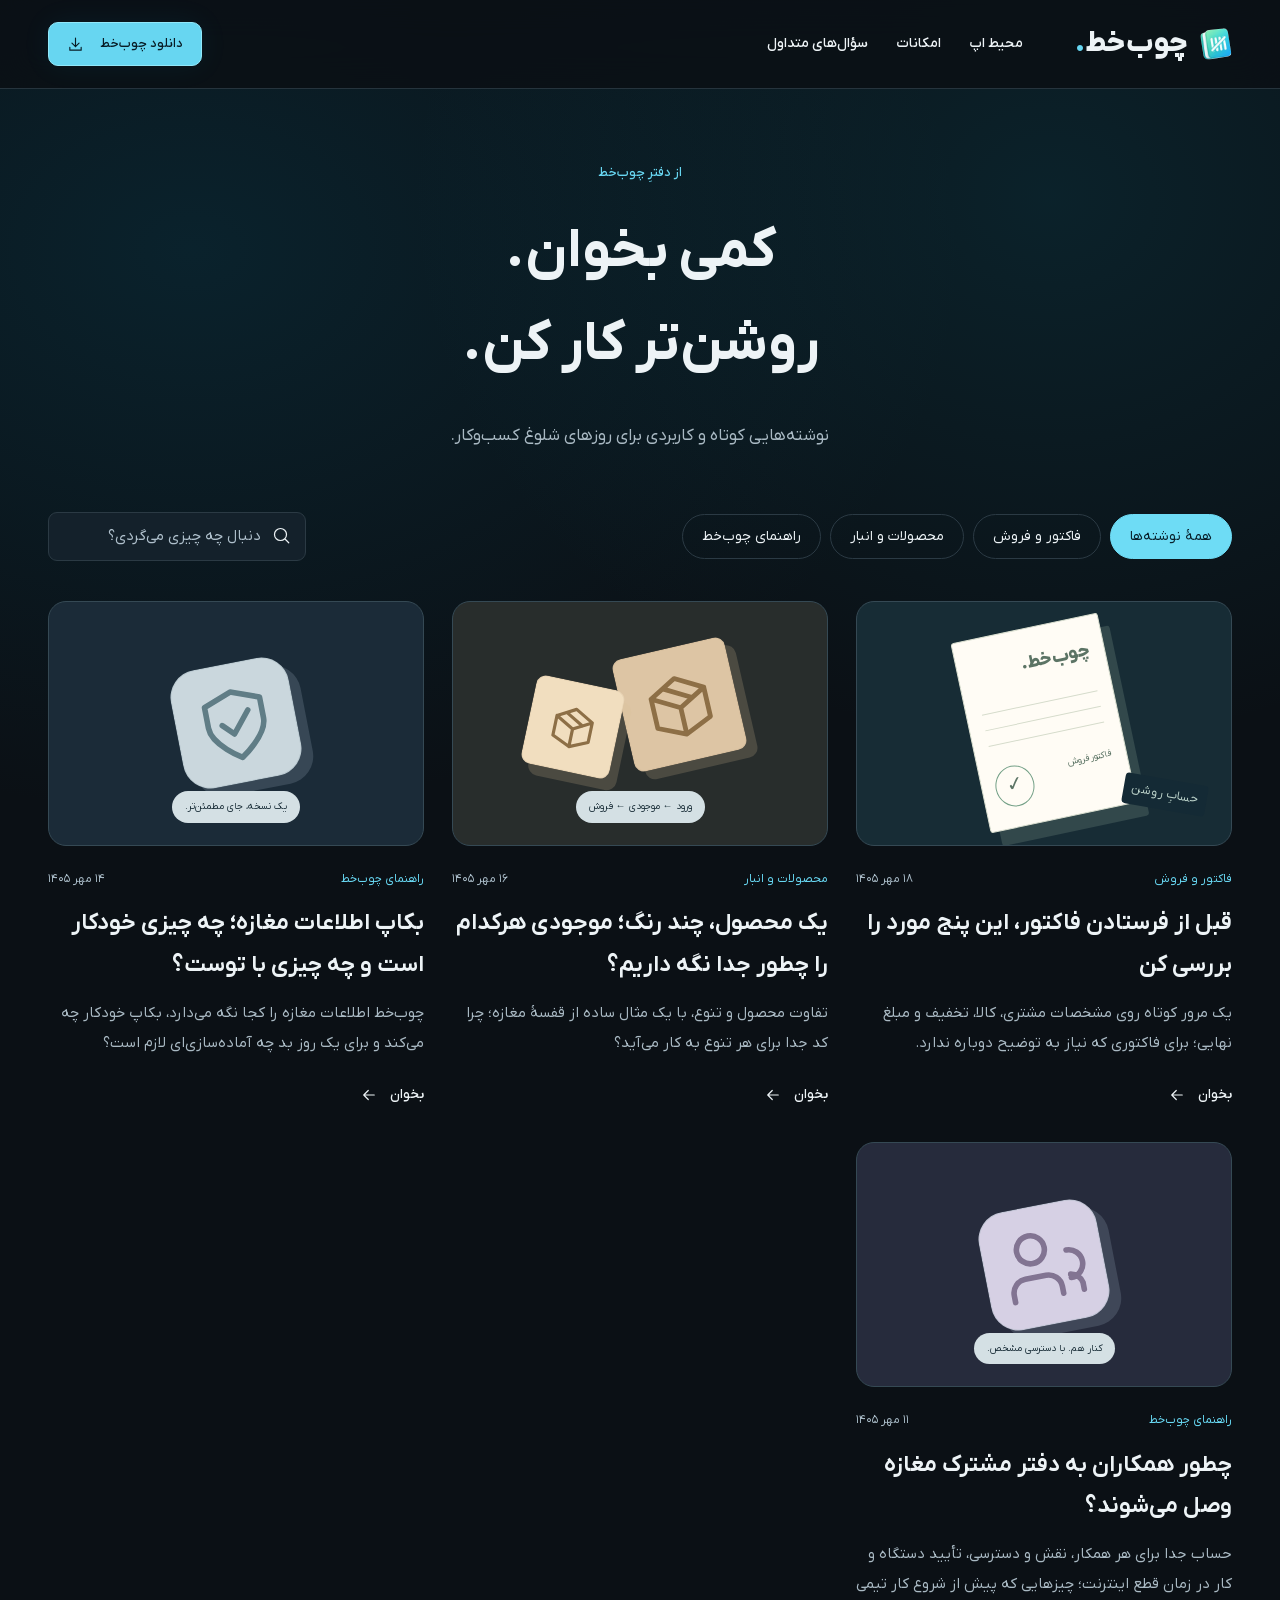
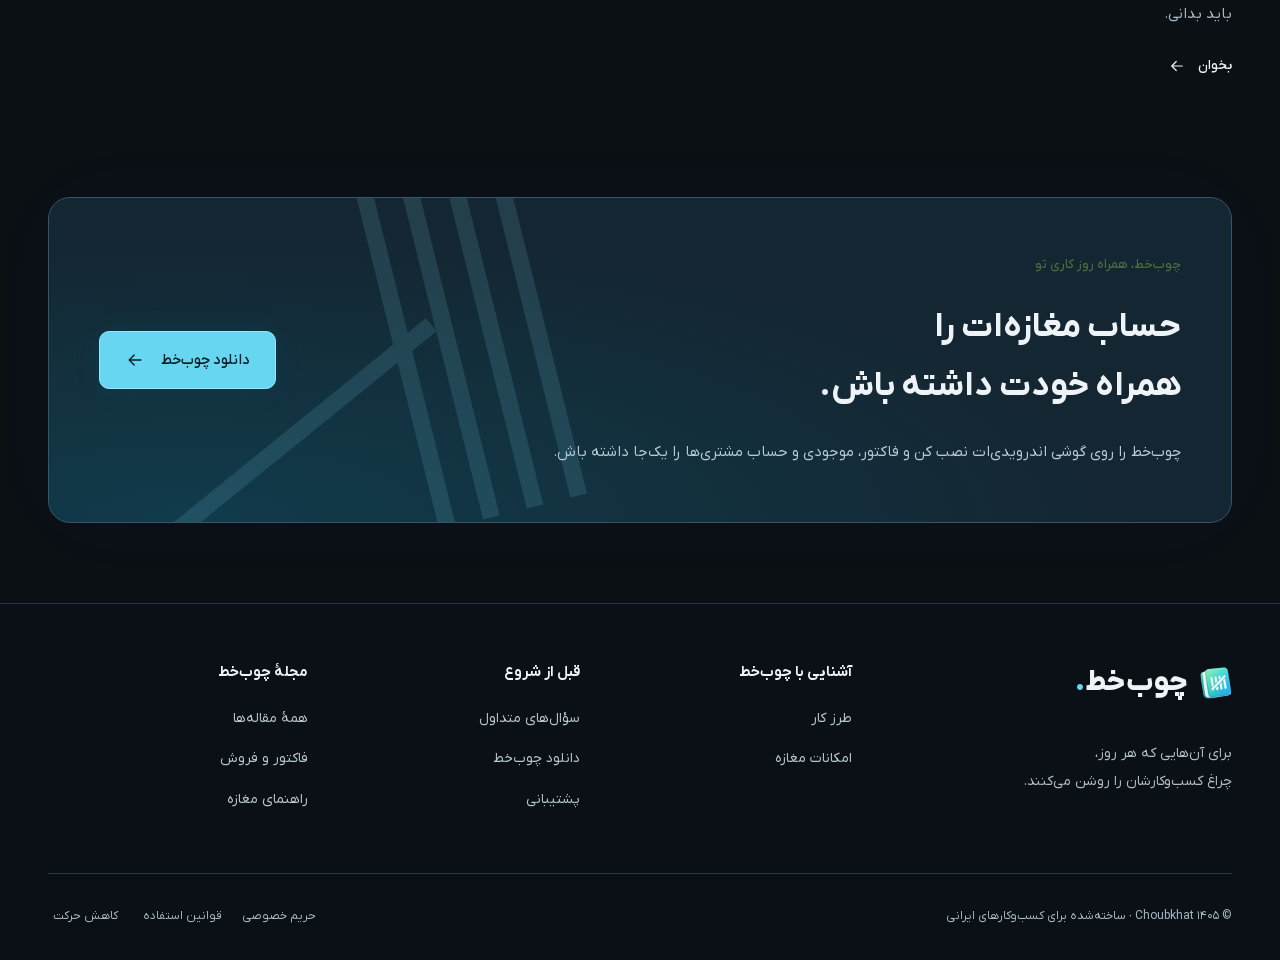
<file: blog/index.html>
<!DOCTYPE html><html lang="fa" dir="rtl"><head><meta charset="UTF-8"><meta name="viewport" content="width=device-width, initial-scale=1"><title>مجلهٔ چوب‌خط؛ راهنمای فروش، فاکتور و مدیریت مغازه</title><meta name="description" content="راهنماهای کاربردی چوب‌خط دربارهٔ صدور فاکتور، محصولات، موجودی و پشتیبان‌گیری از اطلاعات کسب‌وکار."><meta name="robots" content="index, follow, max-image-preview:large"><link rel="canonical" href="https://choubkhat.ir/blog/"><link rel="icon" href="/favicon.svg" type="image/svg+xml"><link rel="preload" href="/fonts/IRANYekanX.woff2" as="font" type="font/woff2" crossorigin><meta name="theme-color" content="#0b1015"><meta property="og:type" content="website"><meta property="og:locale" content="fa_IR"><meta property="og:site_name" content="Choubkhat | چوب‌خط"><meta property="og:title" content="مجلهٔ چوب‌خط؛ راهنمای فروش، فاکتور و مدیریت مغازه"><meta property="og:description" content="راهنماهای کاربردی چوب‌خط دربارهٔ صدور فاکتور، محصولات، موجودی و پشتیبان‌گیری از اطلاعات کسب‌وکار."><meta property="og:url" content="https://choubkhat.ir/blog/"><meta property="og:image" content="https://choubkhat.ir/images/social.jpg"><meta property="og:image:width" content="1200"><meta property="og:image:height" content="630"><meta name="twitter:card" content="summary_large_image"><meta name="twitter:title" content="مجلهٔ چوب‌خط؛ راهنمای فروش، فاکتور و مدیریت مغازه"><meta name="twitter:description" content="راهنماهای کاربردی چوب‌خط دربارهٔ صدور فاکتور، محصولات، موجودی و پشتیبان‌گیری از اطلاعات کسب‌وکار."><meta name="twitter:image" content="https://choubkhat.ir/images/social.jpg"><script type="application/ld+json">{"@context":"https://schema.org","@type":"WebSite","name":"چوب‌خط","alternateName":["Choubkhat","چوبخط"],"url":"https://choubkhat.ir/","inLanguage":"fa-IR"}</script><link rel="stylesheet" href="/_astro/_page_.CpP-yyYn.css"></head><body><div class="ambient-light" aria-hidden="true"></div><a href="#main" class="skip-link">رفتن به محتوای اصلی</a><header class="site-header"><div class="container header-inner"><a class="brand" href="/" aria-label="چوب‌خط، صفحهٔ اصلی"><svg width="48" height="48" viewBox="250 220 1140 1150" aria-hidden="true"><defs><clipPath id="logo-a18a5792-bfd2-4339-ab1a-03d4e03f79f0"><path d="M1070 239 C1170 230 1232 292 1247 395 L1361 1095 C1376 1177 1330 1221 1241 1236 L581 1346 C493 1369 392 1304 378 1224 L270 555 C256 478 286 433 339 408 L439 373 C455 331 507 306 574 293 Z"></path></clipPath></defs><image href="/_astro/choubkhat-logo.DtoyaHQM_Z2aePK0.webp" width="1600" height="1600" clip-path="url(#logo-a18a5792-bfd2-4339-ab1a-03d4e03f79f0)"></image></svg><span>چوب‌خط<span class="brand-dot">.</span></span></a> <nav id="main-navigation" class="main-nav" aria-label="منوی اصلی"><a href="/#in-action">محیط اپ</a><a href="/#features">امکانات</a><a href="/#questions">سؤال‌های متداول</a></nav> <div class="header-actions"><a href="/download/" class="button button-small button-dark">دانلود چوب‌خط<svg class width="17" height="17" viewBox="0 0 24 24" fill="none" stroke="currentColor" stroke-width="1.6" stroke-linecap="round" stroke-linejoin="round" aria-hidden="true"><path d="M12 3v12m-5-5 5 5 5-5M4 16v4h16v-4"></path></svg></a><button class="menu-toggle" aria-label="باز کردن منو" aria-controls="main-navigation" aria-expanded="false"><svg class width="24" height="24" viewBox="0 0 24 24" fill="none" stroke="currentColor" stroke-width="1.6" stroke-linecap="round" stroke-linejoin="round" aria-hidden="true"><path d="M4 6h16M4 12h16M4 18h16"></path></svg></button></div> </div></header><main id="main"><div class="container"><div class="page-hero"><span class="eyebrow">از دفترِ چوب‌خط</span><h1>کمی بخوان.<br>روشن‌تر کار کن.</h1><p>نوشته‌هایی کوتاه و کاربردی برای روزهای شلوغ کسب‌وکار.</p></div><section class="section" style="padding-top:0"><div class="blog-toolbar"><nav class="filters" aria-label="دسته‌بندی مقاله‌ها"><a href="/blog/" class="filter-pill" aria-current="page">همهٔ نوشته‌ها</a><a class="filter-pill" href="/blog/category/invoicing/">فاکتور و فروش</a><a class="filter-pill" href="/blog/category/inventory/">محصولات و انبار</a><a class="filter-pill" href="/blog/category/guides/">راهنمای چوب‌خط</a></nav><label class="search-field"><svg class width="18" height="18" viewBox="0 0 24 24" fill="none" stroke="currentColor" stroke-width="1.6" stroke-linecap="round" stroke-linejoin="round" aria-hidden="true"><path d="m21 21-5-5M18 10a8 8 0 1 1-16 0 8 8 0 0 1 16 0Z"></path></svg><span class="sr-only">جست‌وجو در مقاله‌ها</span><input type="search" placeholder="دنبال چه چیزی می‌گردی؟" data-blog-search></label></div><p class="sr-only" role="status" data-search-status></p><div class="articles-grid"><div data-search-text="قبل از فرستادن فاکتور، این پنج مورد را بررسی کن یک مرور کوتاه روی مشخصات مشتری، کالا، تخفیف و مبلغ نهایی؛ برای فاکتوری که نیاز به توضیح دوباره ندارد."><article class="article-card"><a href="/blog/invoice-checklist/" tabindex="-1" aria-hidden="true"><div class="article-art art-invoice" aria-hidden="true"><div class="art-paper"><div class="art-mark">چوب‌خط.</div><i></i><i></i><i></i><span>فاکتور فروش</span><div class="art-sign">✓</div></div><span class="art-scribble">حسابِ روشن</span></div></a><div class="article-meta"><span>فاکتور و فروش</span><span>۱۸ مهر ۱۴۰۵</span></div><h3><a href="/blog/invoice-checklist/">قبل از فرستادن فاکتور، این پنج مورد را بررسی کن</a></h3><p>یک مرور کوتاه روی مشخصات مشتری، کالا، تخفیف و مبلغ نهایی؛ برای فاکتوری که نیاز به توضیح دوباره ندارد.</p><a class="text-link" href="/blog/invoice-checklist/" aria-label="مطالعهٔ قبل از فرستادن فاکتور، این پنج مورد را بررسی کن">بخوان<svg class width="18" height="18" viewBox="0 0 24 24" fill="none" stroke="currentColor" stroke-width="1.6" stroke-linecap="round" stroke-linejoin="round" aria-hidden="true"><path d="M19 12H5m6-6-6 6 6 6"></path></svg></a></article></div><div data-search-text="یک محصول، چند رنگ؛ موجودی هرکدام را چطور جدا نگه داریم؟ تفاوت محصول و تنوع، با یک مثال ساده از قفسهٔ مغازه؛ چرا کد جدا برای هر تنوع به کار می‌آید؟"><article class="article-card"><a href="/blog/variants-and-stock/" tabindex="-1" aria-hidden="true"><div class="article-art art-shelf" aria-hidden="true"><div class="art-cube cube-a"><svg class width="72" height="72" viewBox="0 0 24 24" fill="none" stroke="currentColor" stroke-width="1.6" stroke-linecap="round" stroke-linejoin="round" aria-hidden="true"><path d="m12 3 9 5-9 5-9-5 9-5Zm-9 5v10l9 4 9-4V8m-9 5v9M7.5 5.5l9 5"></path></svg></div><div class="art-cube cube-b"><svg class width="48" height="48" viewBox="0 0 24 24" fill="none" stroke="currentColor" stroke-width="1.6" stroke-linecap="round" stroke-linejoin="round" aria-hidden="true"><path d="m12 3 9 5-9 5-9-5 9-5Zm-9 5v10l9 4 9-4V8m-9 5v9M7.5 5.5l9 5"></path></svg></div><span class="art-tag">ورود ← موجودی ← فروش</span></div></a><div class="article-meta"><span>محصولات و انبار</span><span>۱۶ مهر ۱۴۰۵</span></div><h3><a href="/blog/variants-and-stock/">یک محصول، چند رنگ؛ موجودی هرکدام را چطور جدا نگه داریم؟</a></h3><p>تفاوت محصول و تنوع، با یک مثال ساده از قفسهٔ مغازه؛ چرا کد جدا برای هر تنوع به کار می‌آید؟</p><a class="text-link" href="/blog/variants-and-stock/" aria-label="مطالعهٔ یک محصول، چند رنگ؛ موجودی هرکدام را چطور جدا نگه داریم؟">بخوان<svg class width="18" height="18" viewBox="0 0 24 24" fill="none" stroke="currentColor" stroke-width="1.6" stroke-linecap="round" stroke-linejoin="round" aria-hidden="true"><path d="M19 12H5m6-6-6 6 6 6"></path></svg></a></article></div><div data-search-text="بکاپ اطلاعات مغازه؛ چه چیزی خودکار است و چه چیزی با توست؟ چوب‌خط اطلاعات مغازه را کجا نگه می‌دارد، بکاپ خودکار چه می‌کند و برای یک روز بد چه آماده‌سازی‌ای لازم است؟"><article class="article-card"><a href="/blog/backup-outside-phone/" tabindex="-1" aria-hidden="true"><div class="article-art art-backup" aria-hidden="true"><div class="art-safe"><svg class width="84" height="84" viewBox="0 0 24 24" fill="none" stroke="currentColor" stroke-width="1.6" stroke-linecap="round" stroke-linejoin="round" aria-hidden="true"><path d="m12 3 8 3v6c0 5-8 10-8 10S4 17 4 12V6l8-3Zm-4 9 3 3 5-6"></path></svg></div><span class="art-tag">یک نسخه، جای مطمئن‌تر.</span></div></a><div class="article-meta"><span>راهنمای چوب‌خط</span><span>۱۴ مهر ۱۴۰۵</span></div><h3><a href="/blog/backup-outside-phone/">بکاپ اطلاعات مغازه؛ چه چیزی خودکار است و چه چیزی با توست؟</a></h3><p>چوب‌خط اطلاعات مغازه را کجا نگه می‌دارد، بکاپ خودکار چه می‌کند و برای یک روز بد چه آماده‌سازی‌ای لازم است؟</p><a class="text-link" href="/blog/backup-outside-phone/" aria-label="مطالعهٔ بکاپ اطلاعات مغازه؛ چه چیزی خودکار است و چه چیزی با توست؟">بخوان<svg class width="18" height="18" viewBox="0 0 24 24" fill="none" stroke="currentColor" stroke-width="1.6" stroke-linecap="round" stroke-linejoin="round" aria-hidden="true"><path d="M19 12H5m6-6-6 6 6 6"></path></svg></a></article></div><div data-search-text="چطور همکاران به دفتر مشترک مغازه وصل می‌شوند؟ حساب جدا برای هر همکار، نقش و دسترسی، تأیید دستگاه و کار در زمان قطع اینترنت؛ چیزهایی که پیش از شروع کار تیمی باید بدانی."><article class="article-card"><a href="/blog/local-team/" tabindex="-1" aria-hidden="true"><div class="article-art art-team" aria-hidden="true"><div class="art-safe"><svg class width="84" height="84" viewBox="0 0 24 24" fill="none" stroke="currentColor" stroke-width="1.6" stroke-linecap="round" stroke-linejoin="round" aria-hidden="true"><path d="M16 21v-2a4 4 0 0 0-4-4H6a4 4 0 0 0-4 4v2m17-12a4 4 0 0 1 0 8m3 4v-2a4 4 0 0 0-3-3M13 7a4 4 0 1 1-8 0 4 4 0 0 1 8 0Z"></path></svg></div><span class="art-tag">کنار هم. با دسترسی مشخص.</span></div></a><div class="article-meta"><span>راهنمای چوب‌خط</span><span>۱۱ مهر ۱۴۰۵</span></div><h3><a href="/blog/local-team/">چطور همکاران به دفتر مشترک مغازه وصل می‌شوند؟</a></h3><p>حساب جدا برای هر همکار، نقش و دسترسی، تأیید دستگاه و کار در زمان قطع اینترنت؛ چیزهایی که پیش از شروع کار تیمی باید بدانی.</p><a class="text-link" href="/blog/local-team/" aria-label="مطالعهٔ چطور همکاران به دفتر مشترک مغازه وصل می‌شوند؟">بخوان<svg class width="18" height="18" viewBox="0 0 24 24" fill="none" stroke="currentColor" stroke-width="1.6" stroke-linecap="round" stroke-linejoin="round" aria-hidden="true"><path d="M19 12H5m6-6-6 6 6 6"></path></svg></a></article></div></div><p class="empty-results" hidden>نوشته‌ای پیدا نشد. عبارت کوتاه‌تری را امتحان کن.</p></section></div><section class="container cta-wrap" id="release"><div class="cta-panel"><div class="cta-strokes" aria-hidden="true"><i></i><i></i><i></i><i></i><i></i></div><div><span class="eyebrow">چوب‌خط، همراه روز کاری تو</span><h2>حساب مغازه‌ات را<br>همراه خودت داشته باش.</h2><p>چوب‌خط را روی گوشی اندرویدی‌ات نصب کن و فاکتور، موجودی و حساب مشتری‌ها را یک‌جا داشته باش.</p></div><div class="cta-actions"><a href="/download/" class="button button-dark">دانلود چوب‌خط<svg class width="20" height="20" viewBox="0 0 24 24" fill="none" stroke="currentColor" stroke-width="1.6" stroke-linecap="round" stroke-linejoin="round" aria-hidden="true"><path d="M19 12H5m6-6-6 6 6 6"></path></svg></a></div></div></section></main><footer class="site-footer"><div class="container"><div class="footer-top"><div class="footer-brand"><a class="brand" href="/" aria-label="چوب‌خط، صفحهٔ اصلی"><svg width="48" height="48" viewBox="250 220 1140 1150" aria-hidden="true"><defs><clipPath id="logo-2eed76b8-3043-43a4-ba7f-060d75b9cb19"><path d="M1070 239 C1170 230 1232 292 1247 395 L1361 1095 C1376 1177 1330 1221 1241 1236 L581 1346 C493 1369 392 1304 378 1224 L270 555 C256 478 286 433 339 408 L439 373 C455 331 507 306 574 293 Z"></path></clipPath></defs><image href="/_astro/choubkhat-logo.DtoyaHQM_Z2aePK0.webp" width="1600" height="1600" clip-path="url(#logo-2eed76b8-3043-43a4-ba7f-060d75b9cb19)"></image></svg><span>چوب‌خط<span class="brand-dot">.</span></span></a><p>برای آن‌هایی که هر روز،<br>چراغ کسب‌وکارشان را روشن می‌کنند.</p></div><div><h2>آشنایی با چوب‌خط</h2><a href="/#in-action">طرز کار</a><a href="/#features">امکانات مغازه</a></div><div><h2>قبل از شروع</h2><a href="/#questions">سؤال‌های متداول</a><a href="/download/">دانلود چوب‌خط</a><a href="mailto:support@choubkhat.ir">پشتیبانی</a></div><div><h2>مجلهٔ چوب‌خط</h2><a href="/blog/">همهٔ مقاله‌ها</a><a href="/blog/category/invoicing/">فاکتور و فروش</a><a href="/blog/category/guides/">راهنمای مغازه</a></div></div><div class="footer-bottom"><span>© ۱۴۰۵ Choubkhat · ساخته‌شده برای کسب‌وکارهای ایرانی</span><div><a href="/privacy/">حریم خصوصی</a><a href="/terms/">قوانین استفاده</a><button class="motion-toggle" aria-pressed="false">کاهش حرکت</button></div></div></div></footer><script type="module" src="/_astro/Base.astro_astro_type_script_index_0_lang.DYFPYrbG.js"></script></body></html>
</file>
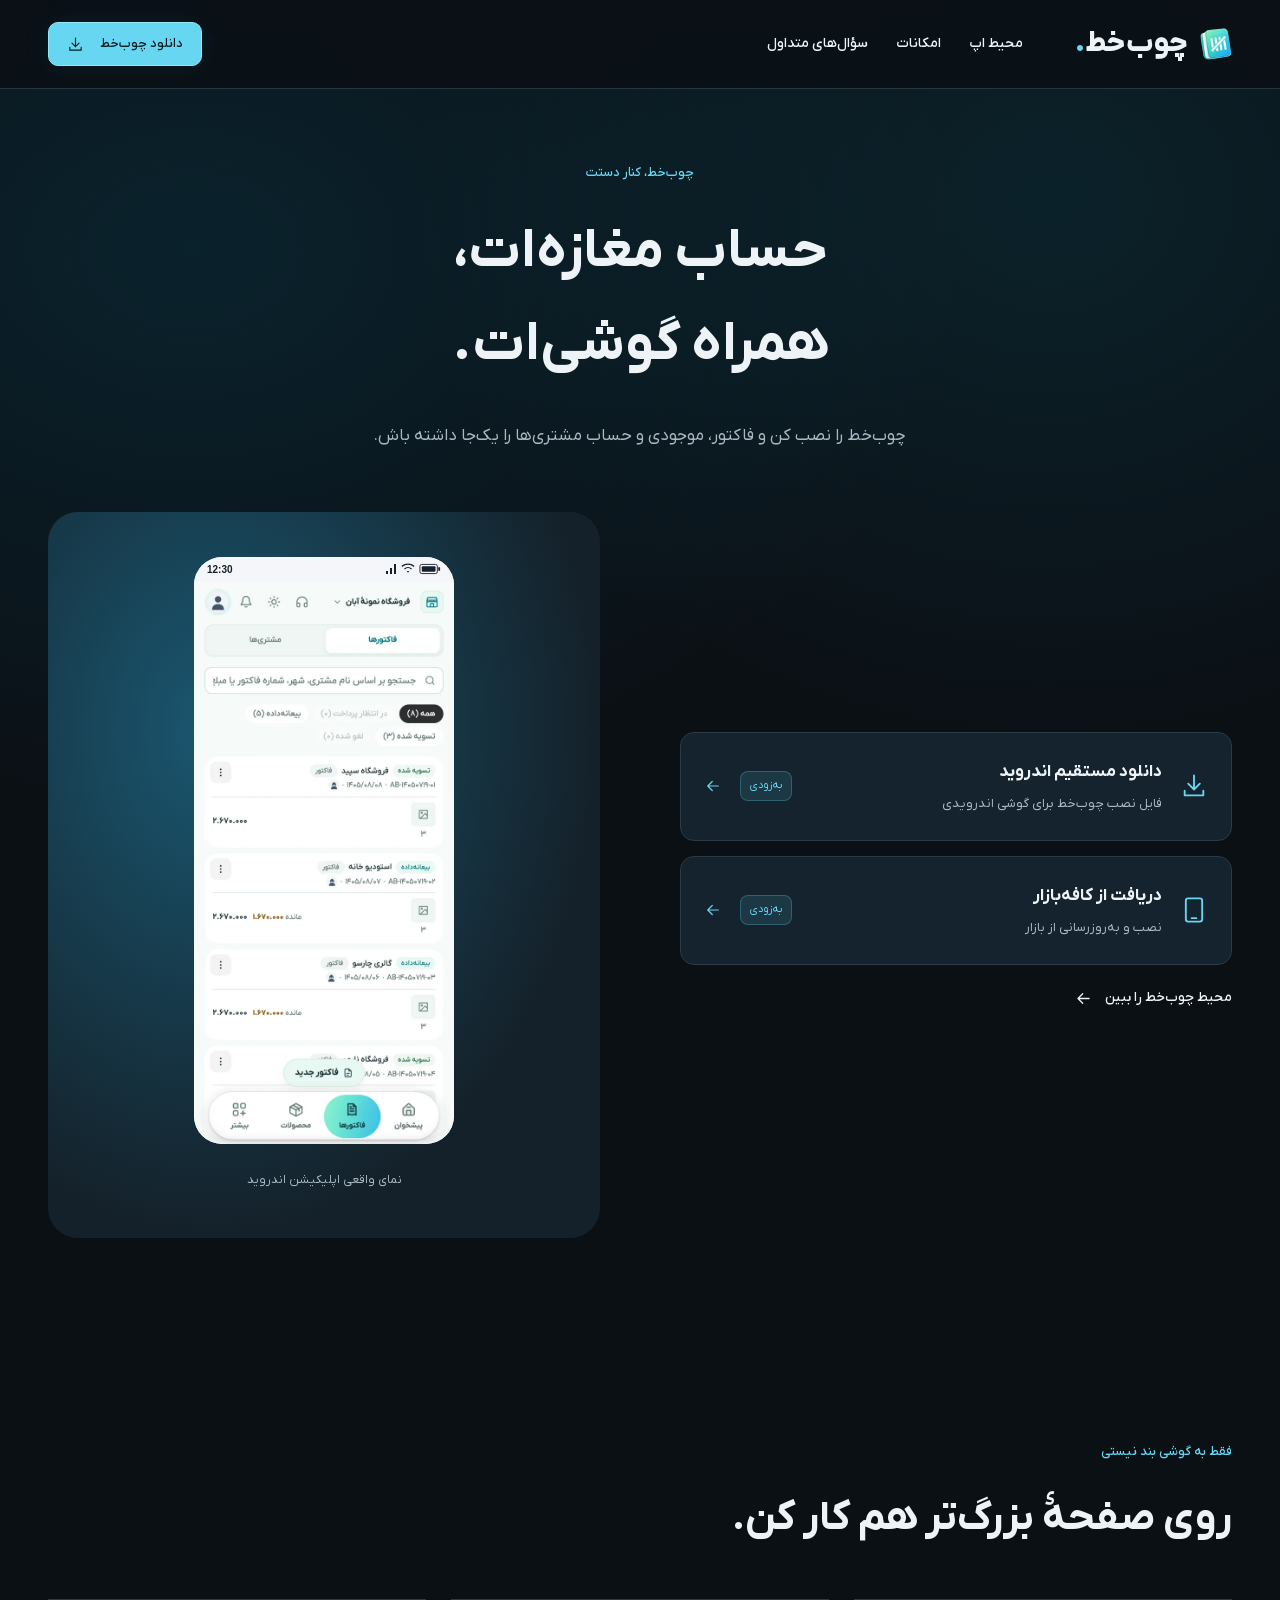
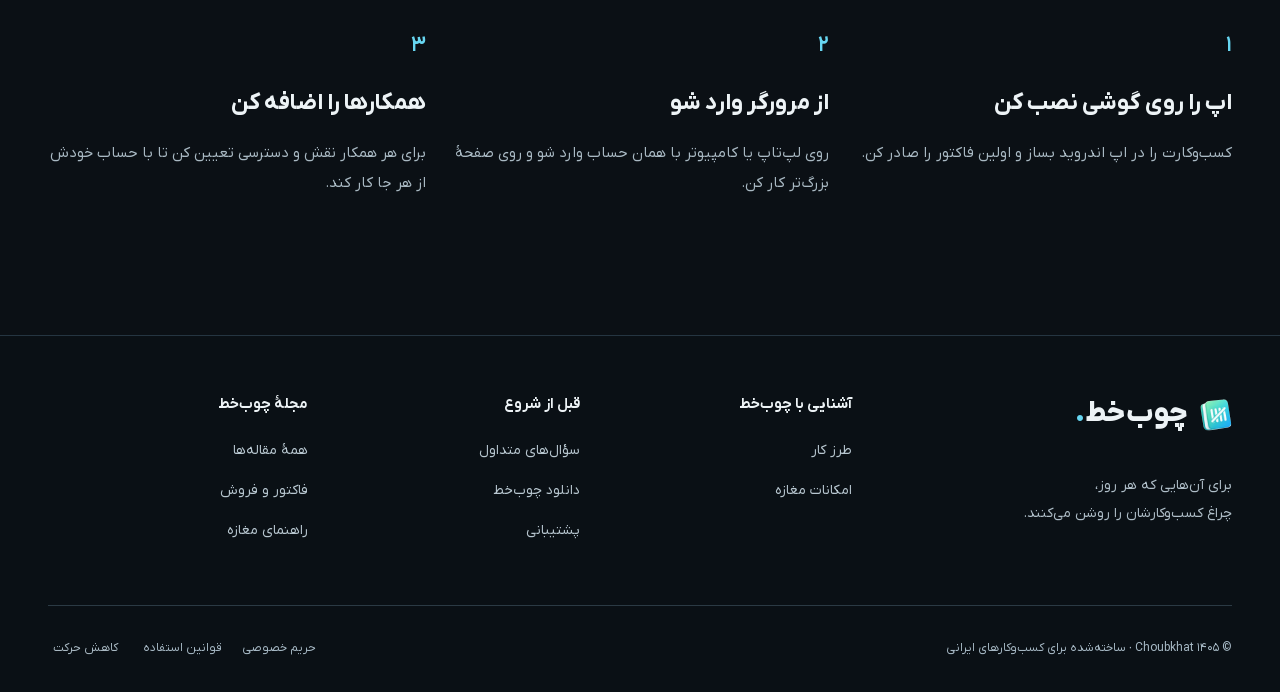
<file: download/index.html>
<!DOCTYPE html><html lang="fa" dir="rtl"><head><meta charset="UTF-8"><meta name="viewport" content="width=device-width, initial-scale=1"><title>دانلود چوب‌خط برای اندروید</title><meta name="description" content="چوب‌خط را برای گوشی اندرویدی دریافت کن؛ فاکتور، موجودی و حساب مشتری‌ها همراه تو. راهنمای کار با لپ‌تاپ و اضافه کردن همکار."><meta name="robots" content="index, follow, max-image-preview:large"><link rel="canonical" href="https://choubkhat.ir/download/"><link rel="icon" href="/favicon.svg" type="image/svg+xml"><link rel="preload" href="/fonts/IRANYekanX.woff2" as="font" type="font/woff2" crossorigin><meta name="theme-color" content="#0b1015"><meta property="og:type" content="website"><meta property="og:locale" content="fa_IR"><meta property="og:site_name" content="Choubkhat | چوب‌خط"><meta property="og:title" content="دانلود چوب‌خط برای اندروید"><meta property="og:description" content="چوب‌خط را برای گوشی اندرویدی دریافت کن؛ فاکتور، موجودی و حساب مشتری‌ها همراه تو. راهنمای کار با لپ‌تاپ و اضافه کردن همکار."><meta property="og:url" content="https://choubkhat.ir/download/"><meta property="og:image" content="https://choubkhat.ir/images/social.jpg"><meta property="og:image:width" content="1200"><meta property="og:image:height" content="630"><meta name="twitter:card" content="summary_large_image"><meta name="twitter:title" content="دانلود چوب‌خط برای اندروید"><meta name="twitter:description" content="چوب‌خط را برای گوشی اندرویدی دریافت کن؛ فاکتور، موجودی و حساب مشتری‌ها همراه تو. راهنمای کار با لپ‌تاپ و اضافه کردن همکار."><meta name="twitter:image" content="https://choubkhat.ir/images/social.jpg"><script type="application/ld+json">{"@context":"https://schema.org","@type":"WebSite","name":"چوب‌خط","alternateName":["Choubkhat","چوبخط"],"url":"https://choubkhat.ir/","inLanguage":"fa-IR"}</script><link rel="stylesheet" href="/_astro/index.C4FC6QFY.css">
<link rel="stylesheet" href="/_astro/download.BdwFbYaX.css">
<link rel="stylesheet" href="/_astro/_page_.CpP-yyYn.css"></head><body><div class="ambient-light" aria-hidden="true"></div><a href="#main" class="skip-link">رفتن به محتوای اصلی</a><header class="site-header"><div class="container header-inner"><a class="brand" href="/" aria-label="چوب‌خط، صفحهٔ اصلی"><svg width="48" height="48" viewBox="250 220 1140 1150" aria-hidden="true"><defs><clipPath id="logo-6a29e110-4067-4af6-910d-c0b5520db4c3"><path d="M1070 239 C1170 230 1232 292 1247 395 L1361 1095 C1376 1177 1330 1221 1241 1236 L581 1346 C493 1369 392 1304 378 1224 L270 555 C256 478 286 433 339 408 L439 373 C455 331 507 306 574 293 Z"></path></clipPath></defs><image href="/_astro/choubkhat-logo.DtoyaHQM_Z2aePK0.webp" width="1600" height="1600" clip-path="url(#logo-6a29e110-4067-4af6-910d-c0b5520db4c3)"></image></svg><span>چوب‌خط<span class="brand-dot">.</span></span></a> <nav id="main-navigation" class="main-nav" aria-label="منوی اصلی"><a href="/#in-action">محیط اپ</a><a href="/#features">امکانات</a><a href="/#questions">سؤال‌های متداول</a></nav> <div class="header-actions"><a href="/download/" class="button button-small button-dark">دانلود چوب‌خط<svg class width="17" height="17" viewBox="0 0 24 24" fill="none" stroke="currentColor" stroke-width="1.6" stroke-linecap="round" stroke-linejoin="round" aria-hidden="true"><path d="M12 3v12m-5-5 5 5 5-5M4 16v4h16v-4"></path></svg></a><button class="menu-toggle" aria-label="باز کردن منو" aria-controls="main-navigation" aria-expanded="false"><svg class width="24" height="24" viewBox="0 0 24 24" fill="none" stroke="currentColor" stroke-width="1.6" stroke-linecap="round" stroke-linejoin="round" aria-hidden="true"><path d="M4 6h16M4 12h16M4 18h16"></path></svg></button></div> </div></header><main id="main"> <div class="container" data-astro-cid-rzcj5pwa><div class="page-hero" data-astro-cid-rzcj5pwa><span class="eyebrow" data-astro-cid-rzcj5pwa>چوب‌خط، کنار دستت</span><h1 data-astro-cid-rzcj5pwa>حساب مغازه‌ات،<br data-astro-cid-rzcj5pwa>همراه گوشی‌ات.</h1><p data-astro-cid-rzcj5pwa>چوب‌خط را نصب کن و فاکتور، موجودی و حساب مشتری‌ها را یک‌جا داشته باش.</p></div> <div class="download-layout" data-astro-cid-rzcj5pwa><div class="download-options" data-astro-cid-rzcj5pwa><button class="download-option" type="button" data-preview-download data-astro-cid-rzcj5pwa><svg class width="28" height="28" viewBox="0 0 24 24" fill="none" stroke="currentColor" stroke-width="1.6" stroke-linecap="round" stroke-linejoin="round" aria-hidden="true"><path d="M12 3v12m-5-5 5 5 5-5M4 16v4h16v-4"></path></svg><span data-astro-cid-rzcj5pwa><strong data-astro-cid-rzcj5pwa>دانلود مستقیم اندروید</strong><small data-astro-cid-rzcj5pwa>فایل نصب چوب‌خط برای گوشی اندرویدی</small></span><span class="preview-badge" data-astro-cid-rzcj5pwa>به‌زودی</span><svg class width="18" height="18" viewBox="0 0 24 24" fill="none" stroke="currentColor" stroke-width="1.6" stroke-linecap="round" stroke-linejoin="round" aria-hidden="true"><path d="M19 12H5m6-6-6 6 6 6"></path></svg></button><button class="download-option" type="button" data-preview-download data-astro-cid-rzcj5pwa><svg class width="28" height="28" viewBox="0 0 24 24" fill="none" stroke="currentColor" stroke-width="1.6" stroke-linecap="round" stroke-linejoin="round" aria-hidden="true"><path d="M7 2h10a2 2 0 0 1 2 2v16a2 2 0 0 1-2 2H7a2 2 0 0 1-2-2V4a2 2 0 0 1 2-2Zm3 17h4"></path></svg><span data-astro-cid-rzcj5pwa><strong data-astro-cid-rzcj5pwa>دریافت از کافه‌بازار</strong><small data-astro-cid-rzcj5pwa>نصب و به‌روزرسانی از بازار</small></span><span class="preview-badge" data-astro-cid-rzcj5pwa>به‌زودی</span><svg class width="18" height="18" viewBox="0 0 24 24" fill="none" stroke="currentColor" stroke-width="1.6" stroke-linecap="round" stroke-linejoin="round" aria-hidden="true"><path d="M19 12H5m6-6-6 6 6 6"></path></svg></button><noscript><p data-astro-cid-rzcj5pwa>چوب‌خط به‌زودی منتشر می‌شود.</p></noscript><a href="/#in-action" class="text-link" data-astro-cid-rzcj5pwa>محیط چوب‌خط را ببین<svg class width="19" height="19" viewBox="0 0 24 24" fill="none" stroke="currentColor" stroke-width="1.6" stroke-linecap="round" stroke-linejoin="round" aria-hidden="true"><path d="M19 12H5m6-6-6 6 6 6"></path></svg></a></div><div class="download-art" data-astro-cid-rzcj5pwa><div class="download-device" data-astro-cid-rzcj5pwa><div class="phone-status" aria-hidden="true" dir="ltr" data-astro-cid-xhunfehf><b data-astro-cid-xhunfehf>12:30</b><span data-astro-cid-xhunfehf><svg width="12" height="12" viewBox="0 0 12 12" data-astro-cid-xhunfehf><path d="M1 11V8h2v3M5 11V5h2v6M9 11V1h2v10" fill="currentColor" data-astro-cid-xhunfehf></path></svg><svg width="14" height="12" viewBox="0 0 16 12" fill="none" stroke="currentColor" stroke-width="1.5" data-astro-cid-xhunfehf><path d="M1 3a11 11 0 0 1 14 0M4 6a6 6 0 0 1 8 0M7 9h2" data-astro-cid-xhunfehf></path></svg><svg width="22" height="12" viewBox="0 0 24 12" fill="none" stroke="currentColor" data-astro-cid-xhunfehf><rect x="1" y="1" width="19" height="10" rx="2" data-astro-cid-xhunfehf></rect><path d="M22 4v4" stroke-width="2" data-astro-cid-xhunfehf></path><rect x="3" y="3" width="15" height="6" rx="1" fill="currentColor" stroke="none" data-astro-cid-xhunfehf></rect></svg></span></div> <img src="/images/app-mobile-invoices.webp" width="600" height="1299" alt="فهرست فاکتورها در چوب‌خط، با دادهٔ نمونه" data-astro-cid-rzcj5pwa></div><span data-astro-cid-rzcj5pwa>نمای واقعی اپلیکیشن اندروید</span></div></div> <section class="section" data-astro-cid-rzcj5pwa><span class="eyebrow" data-astro-cid-rzcj5pwa>فقط به گوشی بند نیستی</span><h2 data-astro-cid-rzcj5pwa>روی صفحهٔ بزرگ‌تر هم کار کن.</h2><div class="steps-grid" data-astro-cid-rzcj5pwa><article data-astro-cid-rzcj5pwa><span data-astro-cid-rzcj5pwa>۱</span><h3 data-astro-cid-rzcj5pwa>اپ را روی گوشی نصب کن</h3><p data-astro-cid-rzcj5pwa>کسب‌وکارت را در اپ اندروید بساز و اولین فاکتور را صادر کن.</p></article><article data-astro-cid-rzcj5pwa><span data-astro-cid-rzcj5pwa>۲</span><h3 data-astro-cid-rzcj5pwa>از مرورگر وارد شو</h3><p data-astro-cid-rzcj5pwa>روی لپ‌تاپ یا کامپیوتر با همان حساب وارد شو و روی صفحهٔ بزرگ‌تر کار کن.</p></article><article data-astro-cid-rzcj5pwa><span data-astro-cid-rzcj5pwa>۳</span><h3 data-astro-cid-rzcj5pwa>همکارها را اضافه کن</h3><p data-astro-cid-rzcj5pwa>برای هر همکار نقش و دسترسی تعیین کن تا با حساب خودش از هر جا کار کند.</p></article></div></section></div> <dialog class="download-dialog" aria-labelledby="download-dialog-title" data-astro-cid-rzcj5pwa><div class="dialog-head" data-astro-cid-rzcj5pwa><h2 id="download-dialog-title" data-astro-cid-rzcj5pwa>چوب‌خط به‌زودی منتشر می‌شود</h2><form method="dialog" data-astro-cid-rzcj5pwa><button class="dialog-close-btn" aria-label="بستن" data-astro-cid-rzcj5pwa><svg class width="18" height="18" viewBox="0 0 24 24" fill="none" stroke="currentColor" stroke-width="1.6" stroke-linecap="round" stroke-linejoin="round" aria-hidden="true"><path d="m6 6 12 12M6 18 18 6"></path></svg></button></form></div><p data-astro-cid-rzcj5pwa>نسخهٔ اندروید هنوز منتشر نشده است. به‌محض انتشار، همین دکمه دانلود را شروع می‌کند.</p><form method="dialog" data-astro-cid-rzcj5pwa><button class="button button-dark" autofocus data-astro-cid-rzcj5pwa>متوجه شدم</button></form></dialog> <script type="module">const o=document.querySelector(".download-dialog");document.querySelectorAll("[data-preview-download]").forEach(t=>t.addEventListener("click",()=>o?.showModal()));o?.addEventListener("click",t=>{const e=o.getBoundingClientRect();e.top<=t.clientY&&t.clientY<=e.top+e.height&&e.left<=t.clientX&&t.clientX<=e.left+e.width||o.close()});</script> </main><footer class="site-footer"><div class="container"><div class="footer-top"><div class="footer-brand"><a class="brand" href="/" aria-label="چوب‌خط، صفحهٔ اصلی"><svg width="48" height="48" viewBox="250 220 1140 1150" aria-hidden="true"><defs><clipPath id="logo-2af44c8f-1e90-4c41-9fd6-3c088a8116f4"><path d="M1070 239 C1170 230 1232 292 1247 395 L1361 1095 C1376 1177 1330 1221 1241 1236 L581 1346 C493 1369 392 1304 378 1224 L270 555 C256 478 286 433 339 408 L439 373 C455 331 507 306 574 293 Z"></path></clipPath></defs><image href="/_astro/choubkhat-logo.DtoyaHQM_Z2aePK0.webp" width="1600" height="1600" clip-path="url(#logo-2af44c8f-1e90-4c41-9fd6-3c088a8116f4)"></image></svg><span>چوب‌خط<span class="brand-dot">.</span></span></a><p>برای آن‌هایی که هر روز،<br>چراغ کسب‌وکارشان را روشن می‌کنند.</p></div><div><h2>آشنایی با چوب‌خط</h2><a href="/#in-action">طرز کار</a><a href="/#features">امکانات مغازه</a></div><div><h2>قبل از شروع</h2><a href="/#questions">سؤال‌های متداول</a><a href="/download/">دانلود چوب‌خط</a><a href="mailto:support@choubkhat.ir">پشتیبانی</a></div><div><h2>مجلهٔ چوب‌خط</h2><a href="/blog/">همهٔ مقاله‌ها</a><a href="/blog/category/invoicing/">فاکتور و فروش</a><a href="/blog/category/guides/">راهنمای مغازه</a></div></div><div class="footer-bottom"><span>© ۱۴۰۵ Choubkhat · ساخته‌شده برای کسب‌وکارهای ایرانی</span><div><a href="/privacy/">حریم خصوصی</a><a href="/terms/">قوانین استفاده</a><button class="motion-toggle" aria-pressed="false">کاهش حرکت</button></div></div></div></footer><script type="module" src="/_astro/Base.astro_astro_type_script_index_0_lang.DYFPYrbG.js"></script></body></html>
</file>
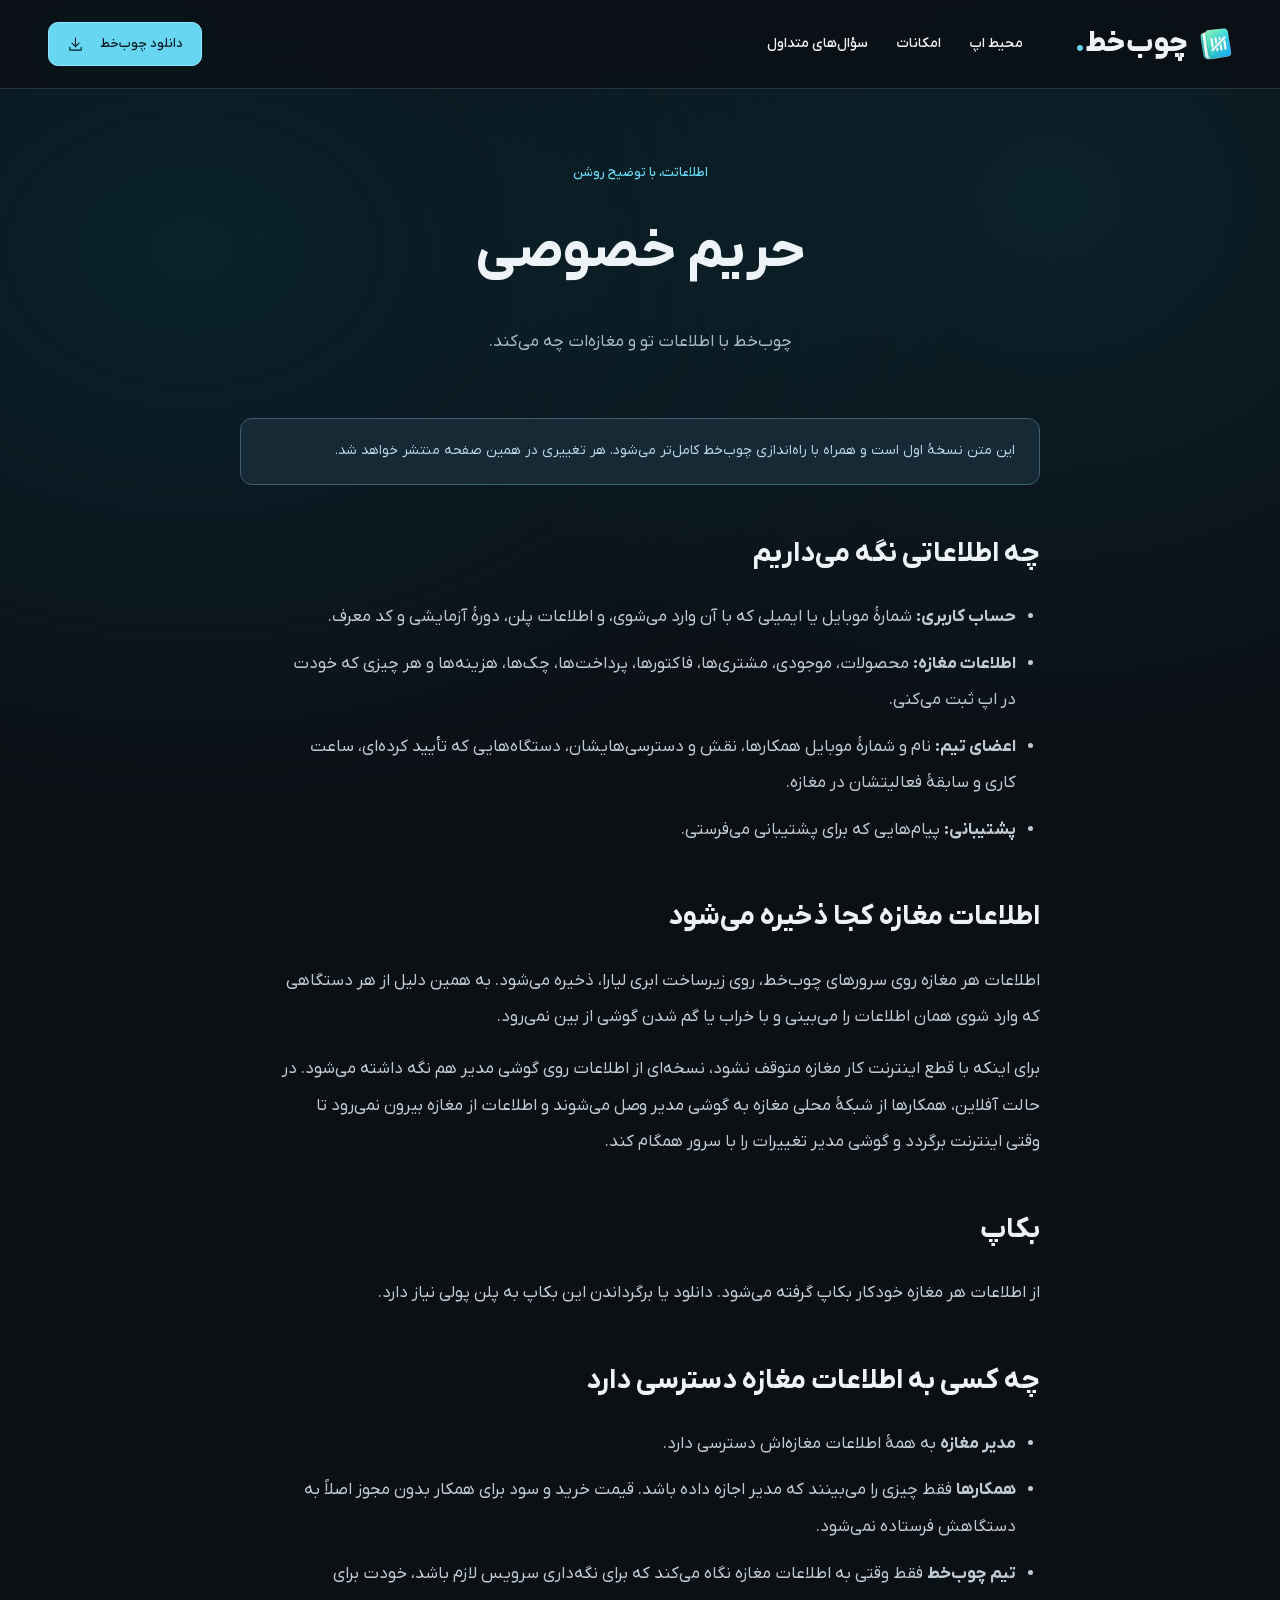
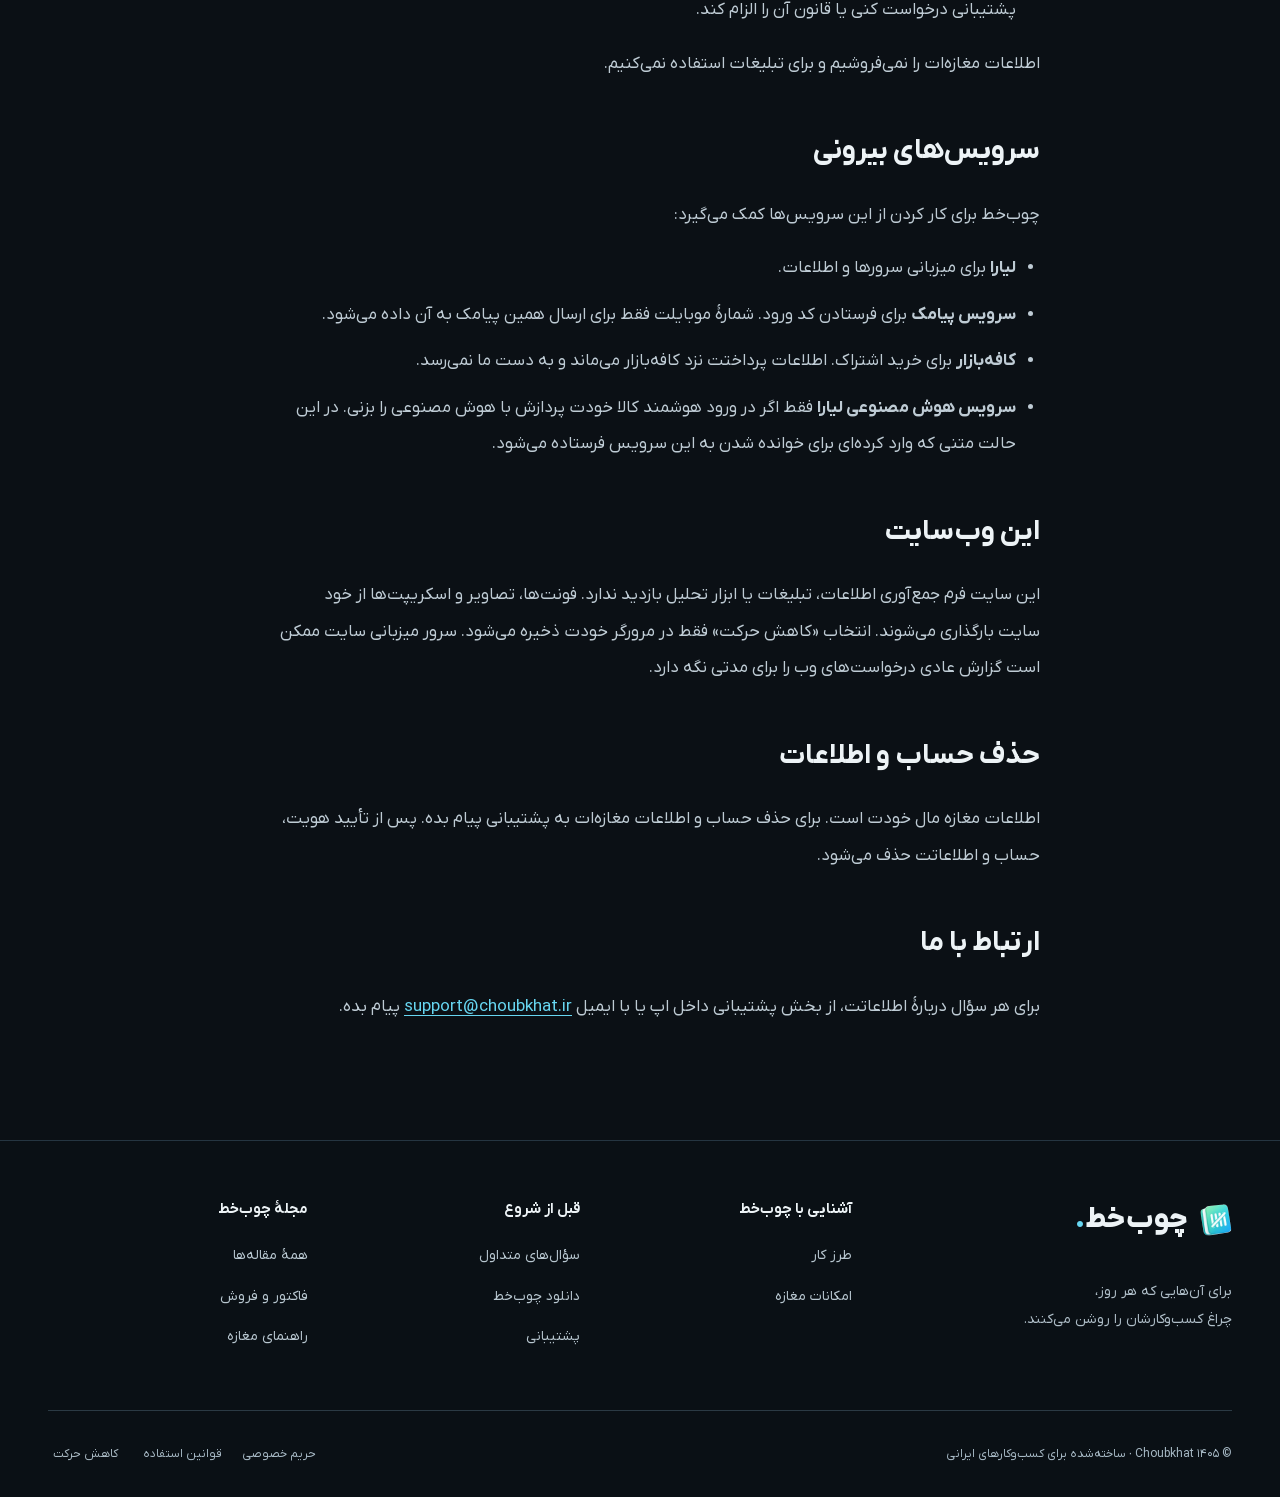
<file: privacy/index.html>
<!DOCTYPE html><html lang="fa" dir="rtl"><head><meta charset="UTF-8"><meta name="viewport" content="width=device-width, initial-scale=1"><title>حریم خصوصی چوب‌خط</title><meta name="description" content="چوب‌خط چه اطلاعاتی نگه می‌دارد، اطلاعات مغازه کجا ذخیره می‌شود، چه کسی به آن دسترسی دارد و چطور می‌توانی حذفش کنی."><meta name="robots" content="index, follow, max-image-preview:large"><link rel="canonical" href="https://choubkhat.ir/privacy/"><link rel="icon" href="/favicon.svg" type="image/svg+xml"><link rel="preload" href="/fonts/IRANYekanX.woff2" as="font" type="font/woff2" crossorigin><meta name="theme-color" content="#0b1015"><meta property="og:type" content="website"><meta property="og:locale" content="fa_IR"><meta property="og:site_name" content="Choubkhat | چوب‌خط"><meta property="og:title" content="حریم خصوصی چوب‌خط"><meta property="og:description" content="چوب‌خط چه اطلاعاتی نگه می‌دارد، اطلاعات مغازه کجا ذخیره می‌شود، چه کسی به آن دسترسی دارد و چطور می‌توانی حذفش کنی."><meta property="og:url" content="https://choubkhat.ir/privacy/"><meta property="og:image" content="https://choubkhat.ir/images/social.jpg"><meta property="og:image:width" content="1200"><meta property="og:image:height" content="630"><meta name="twitter:card" content="summary_large_image"><meta name="twitter:title" content="حریم خصوصی چوب‌خط"><meta name="twitter:description" content="چوب‌خط چه اطلاعاتی نگه می‌دارد، اطلاعات مغازه کجا ذخیره می‌شود، چه کسی به آن دسترسی دارد و چطور می‌توانی حذفش کنی."><meta name="twitter:image" content="https://choubkhat.ir/images/social.jpg"><script type="application/ld+json">{"@context":"https://schema.org","@type":"WebSite","name":"چوب‌خط","alternateName":["Choubkhat","چوبخط"],"url":"https://choubkhat.ir/","inLanguage":"fa-IR"}</script><link rel="stylesheet" href="/_astro/_page_.CpP-yyYn.css"></head><body><div class="ambient-light" aria-hidden="true"></div><a href="#main" class="skip-link">رفتن به محتوای اصلی</a><header class="site-header"><div class="container header-inner"><a class="brand" href="/" aria-label="چوب‌خط، صفحهٔ اصلی"><svg width="48" height="48" viewBox="250 220 1140 1150" aria-hidden="true"><defs><clipPath id="logo-acf5ecc9-84bb-4419-9fa8-ac7d07df3877"><path d="M1070 239 C1170 230 1232 292 1247 395 L1361 1095 C1376 1177 1330 1221 1241 1236 L581 1346 C493 1369 392 1304 378 1224 L270 555 C256 478 286 433 339 408 L439 373 C455 331 507 306 574 293 Z"></path></clipPath></defs><image href="/_astro/choubkhat-logo.DtoyaHQM_Z2aePK0.webp" width="1600" height="1600" clip-path="url(#logo-acf5ecc9-84bb-4419-9fa8-ac7d07df3877)"></image></svg><span>چوب‌خط<span class="brand-dot">.</span></span></a> <nav id="main-navigation" class="main-nav" aria-label="منوی اصلی"><a href="/#in-action">محیط اپ</a><a href="/#features">امکانات</a><a href="/#questions">سؤال‌های متداول</a></nav> <div class="header-actions"><a href="/download/" class="button button-small button-dark">دانلود چوب‌خط<svg class width="17" height="17" viewBox="0 0 24 24" fill="none" stroke="currentColor" stroke-width="1.6" stroke-linecap="round" stroke-linejoin="round" aria-hidden="true"><path d="M12 3v12m-5-5 5 5 5-5M4 16v4h16v-4"></path></svg></a><button class="menu-toggle" aria-label="باز کردن منو" aria-controls="main-navigation" aria-expanded="false"><svg class width="24" height="24" viewBox="0 0 24 24" fill="none" stroke="currentColor" stroke-width="1.6" stroke-linecap="round" stroke-linejoin="round" aria-hidden="true"><path d="M4 6h16M4 12h16M4 18h16"></path></svg></button></div> </div></header><main id="main"> <div class="container legal-layout"> <div class="page-hero"> <span class="eyebrow">اطلاعاتت، با توضیح روشن</span> <h1>حریم خصوصی</h1> <p>چوب‌خط با اطلاعات تو و مغازه‌ات چه می‌کند.</p> </div> <div class="notice">این متن نسخهٔ اول است و همراه با راه‌اندازی چوب‌خط کامل‌تر می‌شود. هر تغییری در همین صفحه منتشر خواهد شد.</div> <article class="prose"><h2 id="چه-اطلاعاتی-نگه-میداریم">چه اطلاعاتی نگه می‌داریم</h2>
<ul>
<li><strong>حساب کاربری:</strong> شمارهٔ موبایل یا ایمیلی که با آن وارد می‌شوی، و اطلاعات پلن، دورهٔ آزمایشی و کد معرف.</li>
<li><strong>اطلاعات مغازه:</strong> محصولات، موجودی، مشتری‌ها، فاکتورها، پرداخت‌ها، چک‌ها، هزینه‌ها و هر چیزی که خودت در اپ ثبت می‌کنی.</li>
<li><strong>اعضای تیم:</strong> نام و شمارهٔ موبایل همکارها، نقش و دسترسی‌هایشان، دستگاه‌هایی که تأیید کرده‌ای، ساعت کاری و سابقهٔ فعالیتشان در مغازه.</li>
<li><strong>پشتیبانی:</strong> پیام‌هایی که برای پشتیبانی می‌فرستی.</li>
</ul>
<h2 id="اطلاعات-مغازه-کجا-ذخیره-میشود">اطلاعات مغازه کجا ذخیره می‌شود</h2>
<p>اطلاعات هر مغازه روی سرورهای چوب‌خط، روی زیرساخت ابری لیارا، ذخیره می‌شود. به همین دلیل از هر دستگاهی که وارد شوی همان اطلاعات را می‌بینی و با خراب یا گم شدن گوشی از بین نمی‌رود.</p>
<p>برای اینکه با قطع اینترنت کار مغازه متوقف نشود، نسخه‌ای از اطلاعات روی گوشی مدیر هم نگه داشته می‌شود. در حالت آفلاین، همکارها از شبکهٔ محلی مغازه به گوشی مدیر وصل می‌شوند و اطلاعات از مغازه بیرون نمی‌رود تا وقتی اینترنت برگردد و گوشی مدیر تغییرات را با سرور همگام کند.</p>
<h2 id="بکاپ">بکاپ</h2>
<p>از اطلاعات هر مغازه خودکار بکاپ گرفته می‌شود. دانلود یا برگرداندن این بکاپ به پلن پولی نیاز دارد.</p>
<h2 id="چه-کسی-به-اطلاعات-مغازه-دسترسی-دارد">چه کسی به اطلاعات مغازه دسترسی دارد</h2>
<ul>
<li><strong>مدیر مغازه</strong> به همهٔ اطلاعات مغازه‌اش دسترسی دارد.</li>
<li><strong>همکارها</strong> فقط چیزی را می‌بینند که مدیر اجازه داده باشد. قیمت خرید و سود برای همکار بدون مجوز اصلاً به دستگاهش فرستاده نمی‌شود.</li>
<li><strong>تیم چوب‌خط</strong> فقط وقتی به اطلاعات مغازه نگاه می‌کند که برای نگه‌داری سرویس لازم باشد، خودت برای پشتیبانی درخواست کنی یا قانون آن را الزام کند.</li>
</ul>
<p>اطلاعات مغازه‌ات را نمی‌فروشیم و برای تبلیغات استفاده نمی‌کنیم.</p>
<h2 id="سرویسهای-بیرونی">سرویس‌های بیرونی</h2>
<p>چوب‌خط برای کار کردن از این سرویس‌ها کمک می‌گیرد:</p>
<ul>
<li><strong>لیارا</strong> برای میزبانی سرورها و اطلاعات.</li>
<li><strong>سرویس پیامک</strong> برای فرستادن کد ورود. شمارهٔ موبایلت فقط برای ارسال همین پیامک به آن داده می‌شود.</li>
<li><strong>کافه‌بازار</strong> برای خرید اشتراک. اطلاعات پرداختت نزد کافه‌بازار می‌ماند و به دست ما نمی‌رسد.</li>
<li><strong>سرویس هوش مصنوعی لیارا</strong> فقط اگر در ورود هوشمند کالا خودت پردازش با هوش مصنوعی را بزنی. در این حالت متنی که وارد کرده‌ای برای خوانده شدن به این سرویس فرستاده می‌شود.</li>
</ul>
<h2 id="این-وبسایت">این وب‌سایت</h2>
<p>این سایت فرم جمع‌آوری اطلاعات، تبلیغات یا ابزار تحلیل بازدید ندارد. فونت‌ها، تصاویر و اسکریپت‌ها از خود سایت بارگذاری می‌شوند. انتخاب «کاهش حرکت» فقط در مرورگر خودت ذخیره می‌شود. سرور میزبانی سایت ممکن است گزارش عادی درخواست‌های وب را برای مدتی نگه دارد.</p>
<h2 id="حذف-حساب-و-اطلاعات">حذف حساب و اطلاعات</h2>
<p>اطلاعات مغازه مال خودت است. برای حذف حساب و اطلاعات مغازه‌ات به پشتیبانی پیام بده. پس از تأیید هویت، حساب و اطلاعاتت حذف می‌شود.</p>
<h2 id="ارتباط-با-ما">ارتباط با ما</h2>
<p>برای هر سؤال دربارهٔ اطلاعاتت، از بخش پشتیبانی داخل اپ یا با ایمیل <a href="mailto:support@choubkhat.ir">support@choubkhat.ir</a> پیام بده.</p></article> </div> </main><footer class="site-footer"><div class="container"><div class="footer-top"><div class="footer-brand"><a class="brand" href="/" aria-label="چوب‌خط، صفحهٔ اصلی"><svg width="48" height="48" viewBox="250 220 1140 1150" aria-hidden="true"><defs><clipPath id="logo-36ad3c92-84b2-4ca5-9463-4f36a9d3f547"><path d="M1070 239 C1170 230 1232 292 1247 395 L1361 1095 C1376 1177 1330 1221 1241 1236 L581 1346 C493 1369 392 1304 378 1224 L270 555 C256 478 286 433 339 408 L439 373 C455 331 507 306 574 293 Z"></path></clipPath></defs><image href="/_astro/choubkhat-logo.DtoyaHQM_Z2aePK0.webp" width="1600" height="1600" clip-path="url(#logo-36ad3c92-84b2-4ca5-9463-4f36a9d3f547)"></image></svg><span>چوب‌خط<span class="brand-dot">.</span></span></a><p>برای آن‌هایی که هر روز،<br>چراغ کسب‌وکارشان را روشن می‌کنند.</p></div><div><h2>آشنایی با چوب‌خط</h2><a href="/#in-action">طرز کار</a><a href="/#features">امکانات مغازه</a></div><div><h2>قبل از شروع</h2><a href="/#questions">سؤال‌های متداول</a><a href="/download/">دانلود چوب‌خط</a><a href="mailto:support@choubkhat.ir">پشتیبانی</a></div><div><h2>مجلهٔ چوب‌خط</h2><a href="/blog/">همهٔ مقاله‌ها</a><a href="/blog/category/invoicing/">فاکتور و فروش</a><a href="/blog/category/guides/">راهنمای مغازه</a></div></div><div class="footer-bottom"><span>© ۱۴۰۵ Choubkhat · ساخته‌شده برای کسب‌وکارهای ایرانی</span><div><a href="/privacy/">حریم خصوصی</a><a href="/terms/">قوانین استفاده</a><button class="motion-toggle" aria-pressed="false">کاهش حرکت</button></div></div></div></footer><script type="module" src="/_astro/Base.astro_astro_type_script_index_0_lang.DYFPYrbG.js"></script></body></html>
</file>
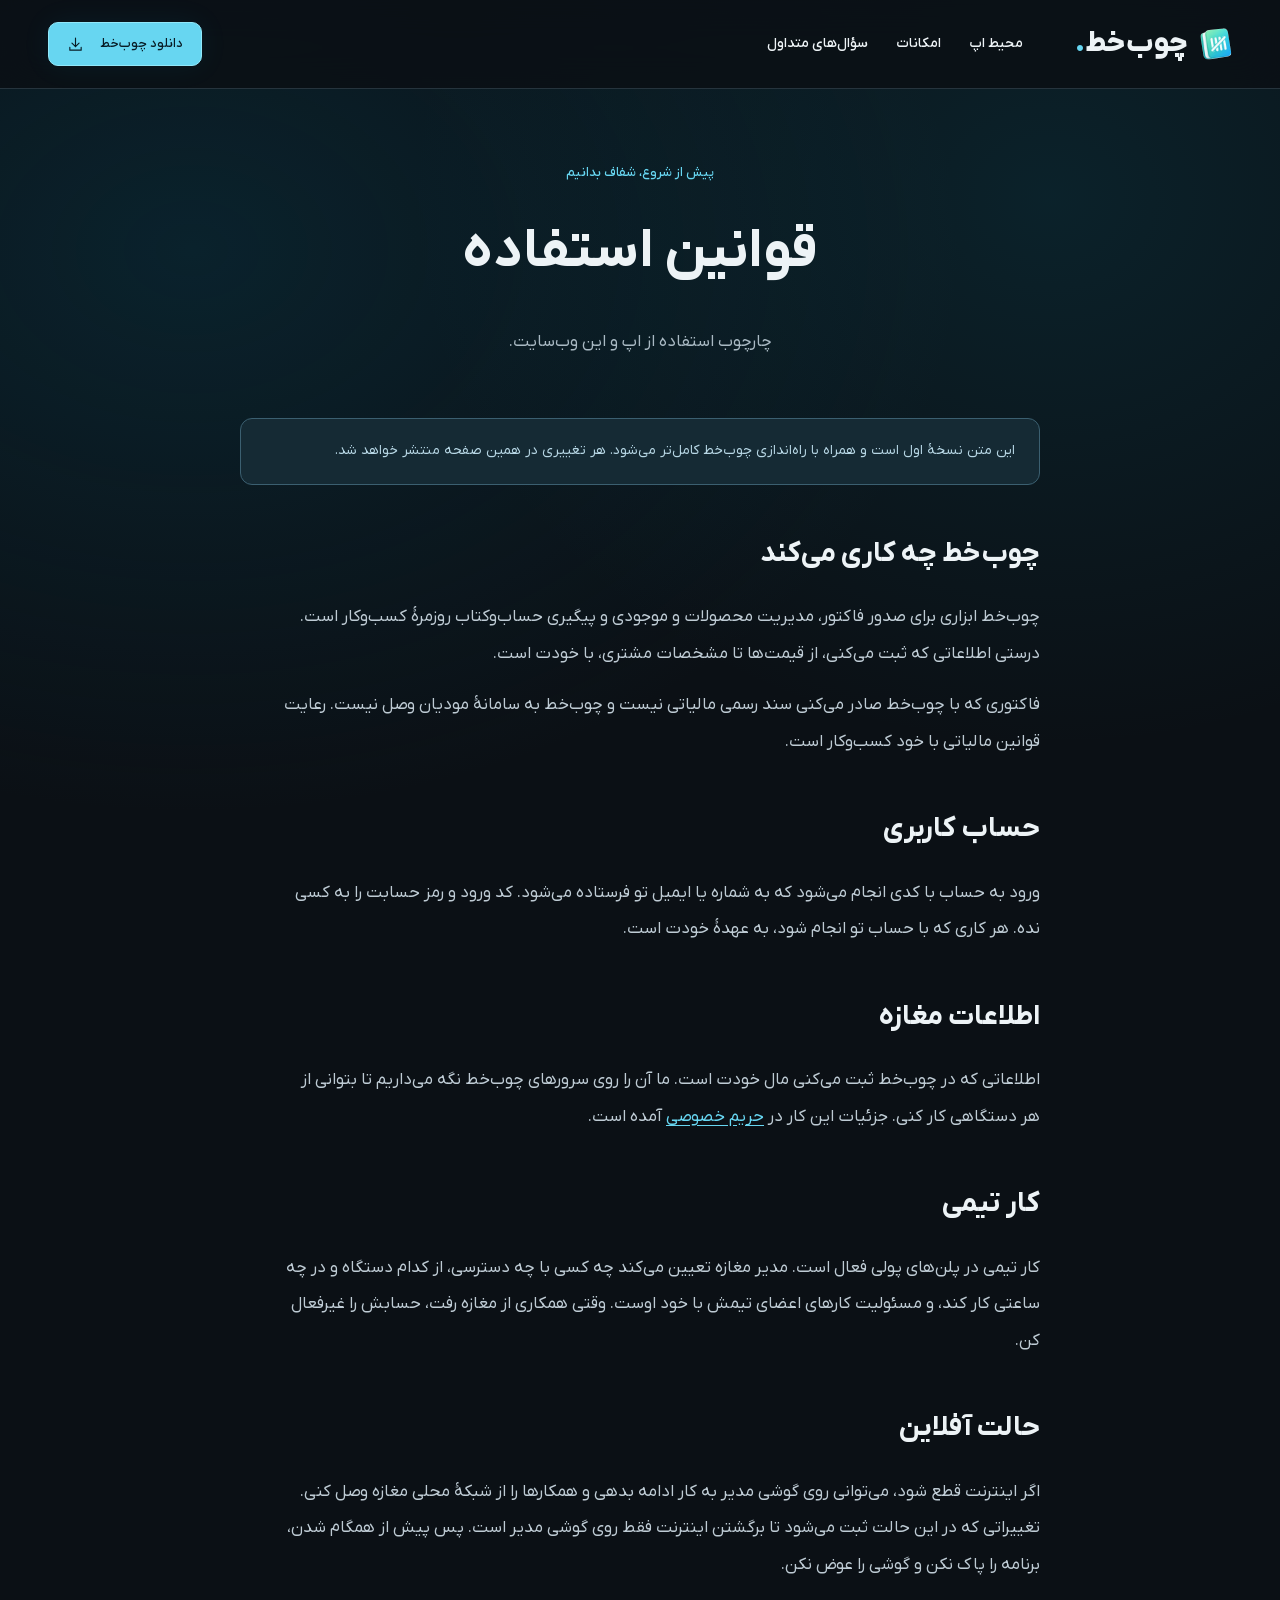
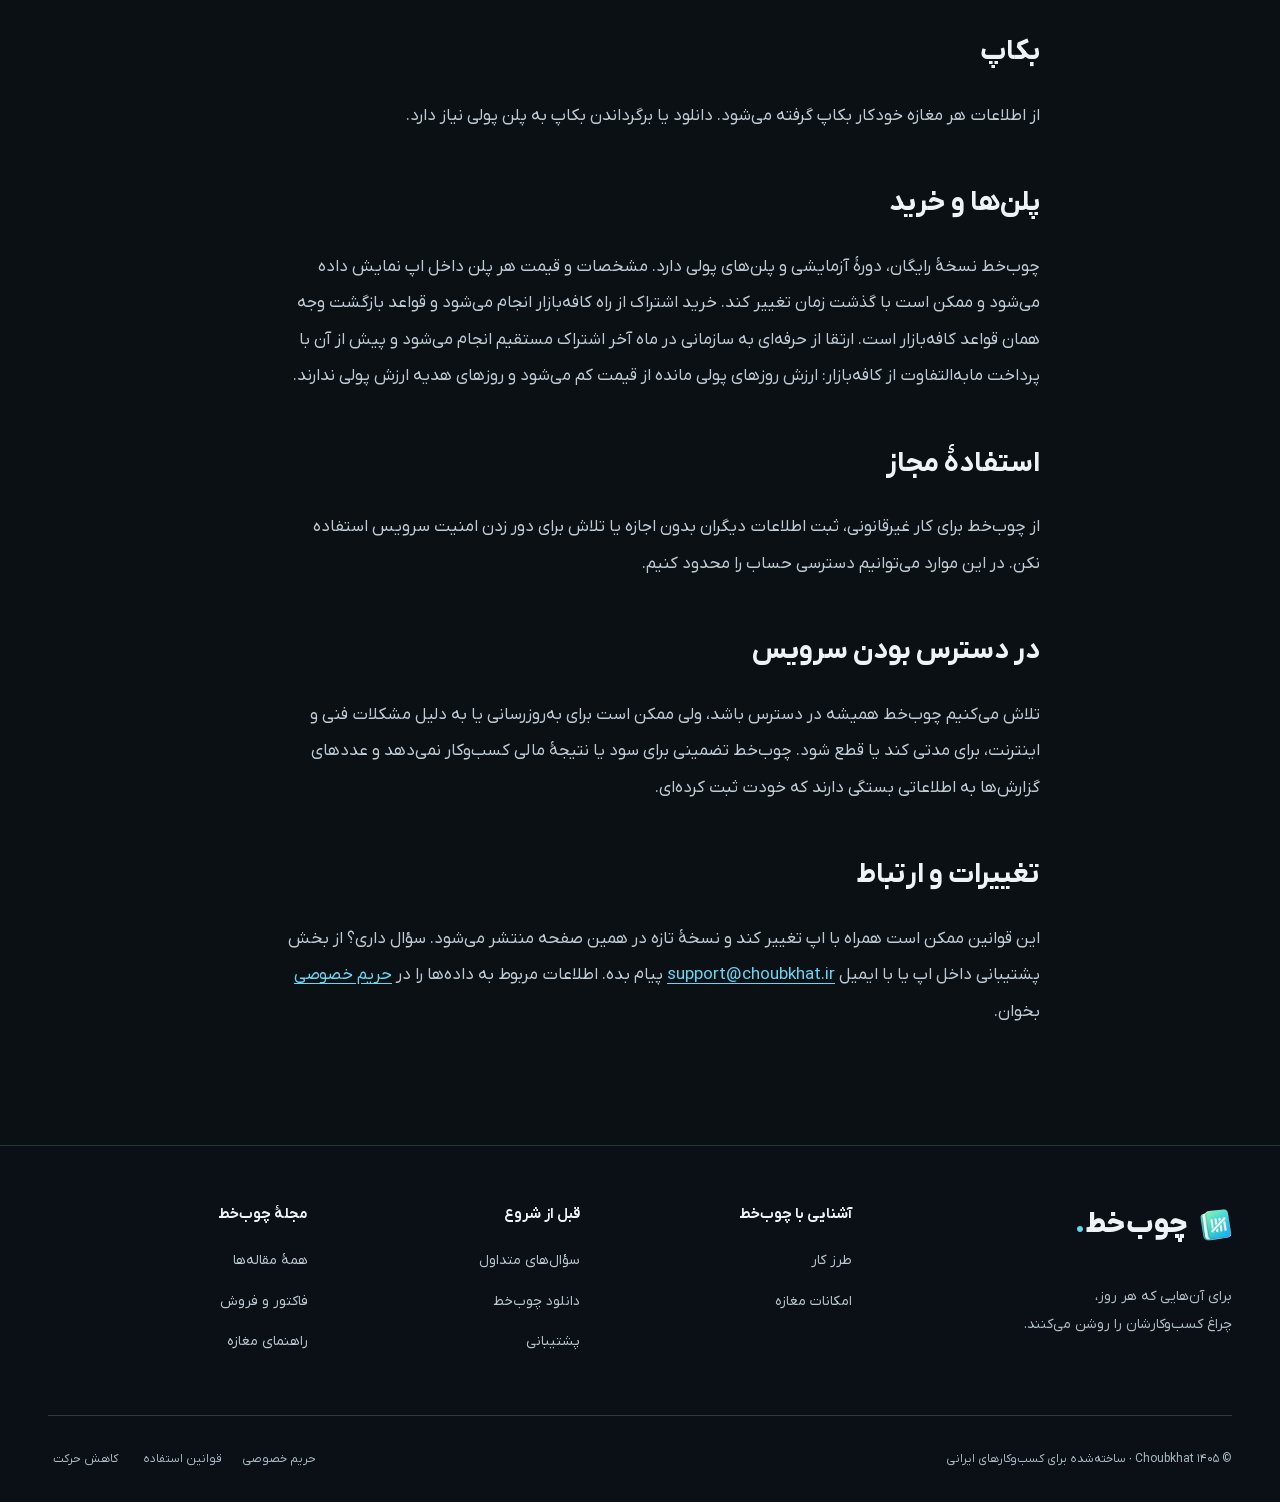
<file: terms/index.html>
<!DOCTYPE html><html lang="fa" dir="rtl"><head><meta charset="UTF-8"><meta name="viewport" content="width=device-width, initial-scale=1"><title>قوانین و شرایط استفاده از چوب‌خط</title><meta name="description" content="شرایط استفاده از چوب‌خط؛ حساب کاربری، اطلاعات مغازه، کار تیمی، حالت آفلاین، بکاپ و پلن‌ها."><meta name="robots" content="index, follow, max-image-preview:large"><link rel="canonical" href="https://choubkhat.ir/terms/"><link rel="icon" href="/favicon.svg" type="image/svg+xml"><link rel="preload" href="/fonts/IRANYekanX.woff2" as="font" type="font/woff2" crossorigin><meta name="theme-color" content="#0b1015"><meta property="og:type" content="website"><meta property="og:locale" content="fa_IR"><meta property="og:site_name" content="Choubkhat | چوب‌خط"><meta property="og:title" content="قوانین و شرایط استفاده از چوب‌خط"><meta property="og:description" content="شرایط استفاده از چوب‌خط؛ حساب کاربری، اطلاعات مغازه، کار تیمی، حالت آفلاین، بکاپ و پلن‌ها."><meta property="og:url" content="https://choubkhat.ir/terms/"><meta property="og:image" content="https://choubkhat.ir/images/social.jpg"><meta property="og:image:width" content="1200"><meta property="og:image:height" content="630"><meta name="twitter:card" content="summary_large_image"><meta name="twitter:title" content="قوانین و شرایط استفاده از چوب‌خط"><meta name="twitter:description" content="شرایط استفاده از چوب‌خط؛ حساب کاربری، اطلاعات مغازه، کار تیمی، حالت آفلاین، بکاپ و پلن‌ها."><meta name="twitter:image" content="https://choubkhat.ir/images/social.jpg"><script type="application/ld+json">{"@context":"https://schema.org","@type":"WebSite","name":"چوب‌خط","alternateName":["Choubkhat","چوبخط"],"url":"https://choubkhat.ir/","inLanguage":"fa-IR"}</script><link rel="stylesheet" href="/_astro/_page_.CpP-yyYn.css"></head><body><div class="ambient-light" aria-hidden="true"></div><a href="#main" class="skip-link">رفتن به محتوای اصلی</a><header class="site-header"><div class="container header-inner"><a class="brand" href="/" aria-label="چوب‌خط، صفحهٔ اصلی"><svg width="48" height="48" viewBox="250 220 1140 1150" aria-hidden="true"><defs><clipPath id="logo-7de65080-4c4c-483b-93f2-56661ff74b97"><path d="M1070 239 C1170 230 1232 292 1247 395 L1361 1095 C1376 1177 1330 1221 1241 1236 L581 1346 C493 1369 392 1304 378 1224 L270 555 C256 478 286 433 339 408 L439 373 C455 331 507 306 574 293 Z"></path></clipPath></defs><image href="/_astro/choubkhat-logo.DtoyaHQM_Z2aePK0.webp" width="1600" height="1600" clip-path="url(#logo-7de65080-4c4c-483b-93f2-56661ff74b97)"></image></svg><span>چوب‌خط<span class="brand-dot">.</span></span></a> <nav id="main-navigation" class="main-nav" aria-label="منوی اصلی"><a href="/#in-action">محیط اپ</a><a href="/#features">امکانات</a><a href="/#questions">سؤال‌های متداول</a></nav> <div class="header-actions"><a href="/download/" class="button button-small button-dark">دانلود چوب‌خط<svg class width="17" height="17" viewBox="0 0 24 24" fill="none" stroke="currentColor" stroke-width="1.6" stroke-linecap="round" stroke-linejoin="round" aria-hidden="true"><path d="M12 3v12m-5-5 5 5 5-5M4 16v4h16v-4"></path></svg></a><button class="menu-toggle" aria-label="باز کردن منو" aria-controls="main-navigation" aria-expanded="false"><svg class width="24" height="24" viewBox="0 0 24 24" fill="none" stroke="currentColor" stroke-width="1.6" stroke-linecap="round" stroke-linejoin="round" aria-hidden="true"><path d="M4 6h16M4 12h16M4 18h16"></path></svg></button></div> </div></header><main id="main"> <div class="container legal-layout"> <div class="page-hero"> <span class="eyebrow">پیش از شروع، شفاف بدانیم</span> <h1>قوانین استفاده</h1> <p>چارچوب استفاده از اپ و این وب‌سایت.</p> </div> <div class="notice">این متن نسخهٔ اول است و همراه با راه‌اندازی چوب‌خط کامل‌تر می‌شود. هر تغییری در همین صفحه منتشر خواهد شد.</div> <article class="prose"><h2 id="چوبخط-چه-کاری-میکند">چوب‌خط چه کاری می‌کند</h2>
<p>چوب‌خط ابزاری برای صدور فاکتور، مدیریت محصولات و موجودی و پیگیری حساب‌وکتاب روزمرهٔ کسب‌وکار است. درستی اطلاعاتی که ثبت می‌کنی، از قیمت‌ها تا مشخصات مشتری، با خودت است.</p>
<p>فاکتوری که با چوب‌خط صادر می‌کنی سند رسمی مالیاتی نیست و چوب‌خط به سامانهٔ مودیان وصل نیست. رعایت قوانین مالیاتی با خود کسب‌وکار است.</p>
<h2 id="حساب-کاربری">حساب کاربری</h2>
<p>ورود به حساب با کدی انجام می‌شود که به شماره یا ایمیل تو فرستاده می‌شود. کد ورود و رمز حسابت را به کسی نده. هر کاری که با حساب تو انجام شود، به عهدهٔ خودت است.</p>
<h2 id="اطلاعات-مغازه">اطلاعات مغازه</h2>
<p>اطلاعاتی که در چوب‌خط ثبت می‌کنی مال خودت است. ما آن را روی سرورهای چوب‌خط نگه می‌داریم تا بتوانی از هر دستگاهی کار کنی. جزئیات این کار در <a href="/privacy/">حریم خصوصی</a> آمده است.</p>
<h2 id="کار-تیمی">کار تیمی</h2>
<p>کار تیمی در پلن‌های پولی فعال است. مدیر مغازه تعیین می‌کند چه کسی با چه دسترسی، از کدام دستگاه و در چه ساعتی کار کند، و مسئولیت کارهای اعضای تیمش با خود اوست. وقتی همکاری از مغازه رفت، حسابش را غیرفعال کن.</p>
<h2 id="حالت-آفلاین">حالت آفلاین</h2>
<p>اگر اینترنت قطع شود، می‌توانی روی گوشی مدیر به کار ادامه بدهی و همکارها را از شبکهٔ محلی مغازه وصل کنی. تغییراتی که در این حالت ثبت می‌شود تا برگشتن اینترنت فقط روی گوشی مدیر است. پس پیش از همگام شدن، برنامه را پاک نکن و گوشی را عوض نکن.</p>
<h2 id="بکاپ">بکاپ</h2>
<p>از اطلاعات هر مغازه خودکار بکاپ گرفته می‌شود. دانلود یا برگرداندن بکاپ به پلن پولی نیاز دارد.</p>
<h2 id="پلنها-و-خرید">پلن‌ها و خرید</h2>
<p>چوب‌خط نسخهٔ رایگان، دورهٔ آزمایشی و پلن‌های پولی دارد. مشخصات و قیمت هر پلن داخل اپ نمایش داده می‌شود و ممکن است با گذشت زمان تغییر کند. خرید اشتراک از راه کافه‌بازار انجام می‌شود و قواعد بازگشت وجه همان قواعد کافه‌بازار است. ارتقا از حرفه‌ای به سازمانی در ماه آخر اشتراک مستقیم انجام می‌شود و پیش از آن با پرداخت مابه‌التفاوت از کافه‌بازار: ارزش روزهای پولی مانده از قیمت کم می‌شود و روزهای هدیه ارزش پولی ندارند.</p>
<h2 id="استفادهٔ-مجاز">استفادهٔ مجاز</h2>
<p>از چوب‌خط برای کار غیرقانونی، ثبت اطلاعات دیگران بدون اجازه یا تلاش برای دور زدن امنیت سرویس استفاده نکن. در این موارد می‌توانیم دسترسی حساب را محدود کنیم.</p>
<h2 id="در-دسترس-بودن-سرویس">در دسترس بودن سرویس</h2>
<p>تلاش می‌کنیم چوب‌خط همیشه در دسترس باشد، ولی ممکن است برای به‌روزرسانی یا به دلیل مشکلات فنی و اینترنت، برای مدتی کند یا قطع شود. چوب‌خط تضمینی برای سود یا نتیجهٔ مالی کسب‌وکار نمی‌دهد و عددهای گزارش‌ها به اطلاعاتی بستگی دارند که خودت ثبت کرده‌ای.</p>
<h2 id="تغییرات-و-ارتباط">تغییرات و ارتباط</h2>
<p>این قوانین ممکن است همراه با اپ تغییر کند و نسخهٔ تازه در همین صفحه منتشر می‌شود. سؤال داری؟ از بخش پشتیبانی داخل اپ یا با ایمیل <a href="mailto:support@choubkhat.ir">support@choubkhat.ir</a> پیام بده. اطلاعات مربوط به داده‌ها را در <a href="/privacy/">حریم خصوصی</a> بخوان.</p></article> </div> </main><footer class="site-footer"><div class="container"><div class="footer-top"><div class="footer-brand"><a class="brand" href="/" aria-label="چوب‌خط، صفحهٔ اصلی"><svg width="48" height="48" viewBox="250 220 1140 1150" aria-hidden="true"><defs><clipPath id="logo-e847867d-6572-4911-8d75-47ff67daf2fc"><path d="M1070 239 C1170 230 1232 292 1247 395 L1361 1095 C1376 1177 1330 1221 1241 1236 L581 1346 C493 1369 392 1304 378 1224 L270 555 C256 478 286 433 339 408 L439 373 C455 331 507 306 574 293 Z"></path></clipPath></defs><image href="/_astro/choubkhat-logo.DtoyaHQM_Z2aePK0.webp" width="1600" height="1600" clip-path="url(#logo-e847867d-6572-4911-8d75-47ff67daf2fc)"></image></svg><span>چوب‌خط<span class="brand-dot">.</span></span></a><p>برای آن‌هایی که هر روز،<br>چراغ کسب‌وکارشان را روشن می‌کنند.</p></div><div><h2>آشنایی با چوب‌خط</h2><a href="/#in-action">طرز کار</a><a href="/#features">امکانات مغازه</a></div><div><h2>قبل از شروع</h2><a href="/#questions">سؤال‌های متداول</a><a href="/download/">دانلود چوب‌خط</a><a href="mailto:support@choubkhat.ir">پشتیبانی</a></div><div><h2>مجلهٔ چوب‌خط</h2><a href="/blog/">همهٔ مقاله‌ها</a><a href="/blog/category/invoicing/">فاکتور و فروش</a><a href="/blog/category/guides/">راهنمای مغازه</a></div></div><div class="footer-bottom"><span>© ۱۴۰۵ Choubkhat · ساخته‌شده برای کسب‌وکارهای ایرانی</span><div><a href="/privacy/">حریم خصوصی</a><a href="/terms/">قوانین استفاده</a><button class="motion-toggle" aria-pressed="false">کاهش حرکت</button></div></div></div></footer><script type="module" src="/_astro/Base.astro_astro_type_script_index_0_lang.DYFPYrbG.js"></script></body></html>
</file>
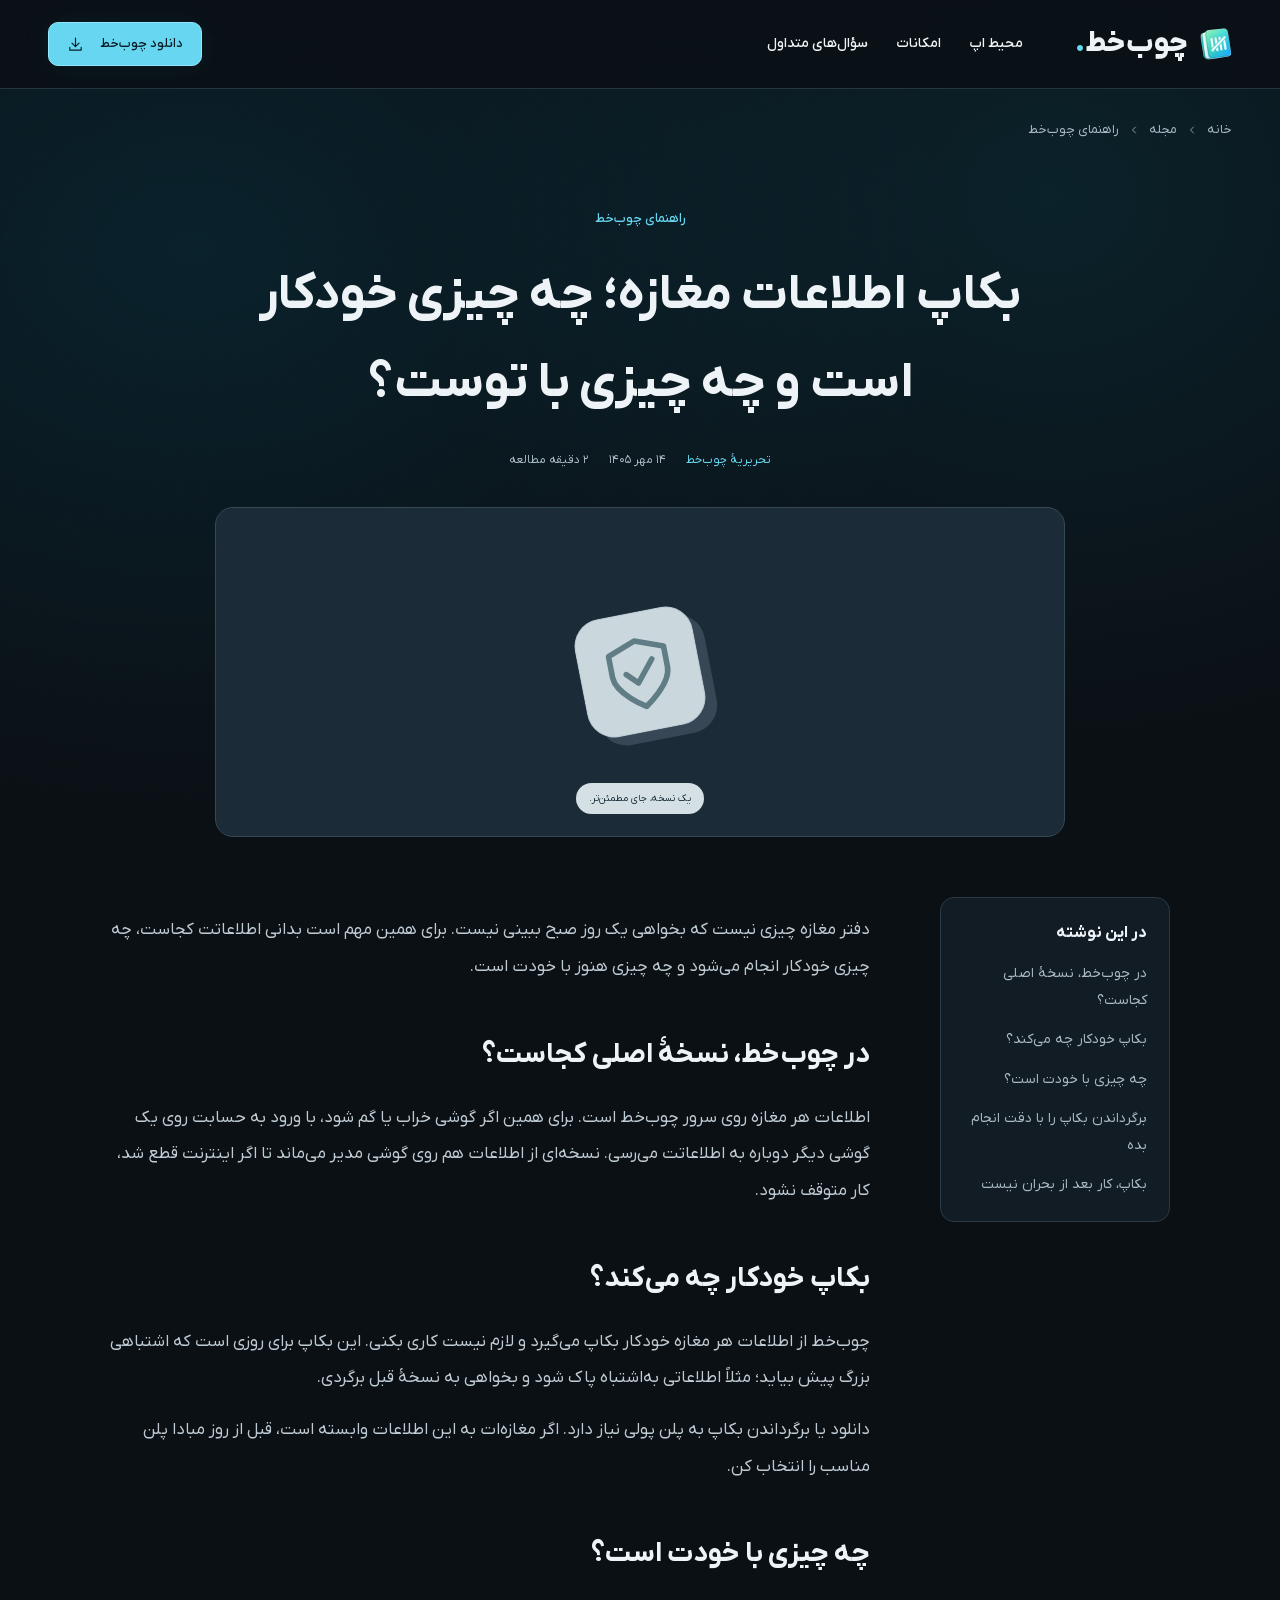
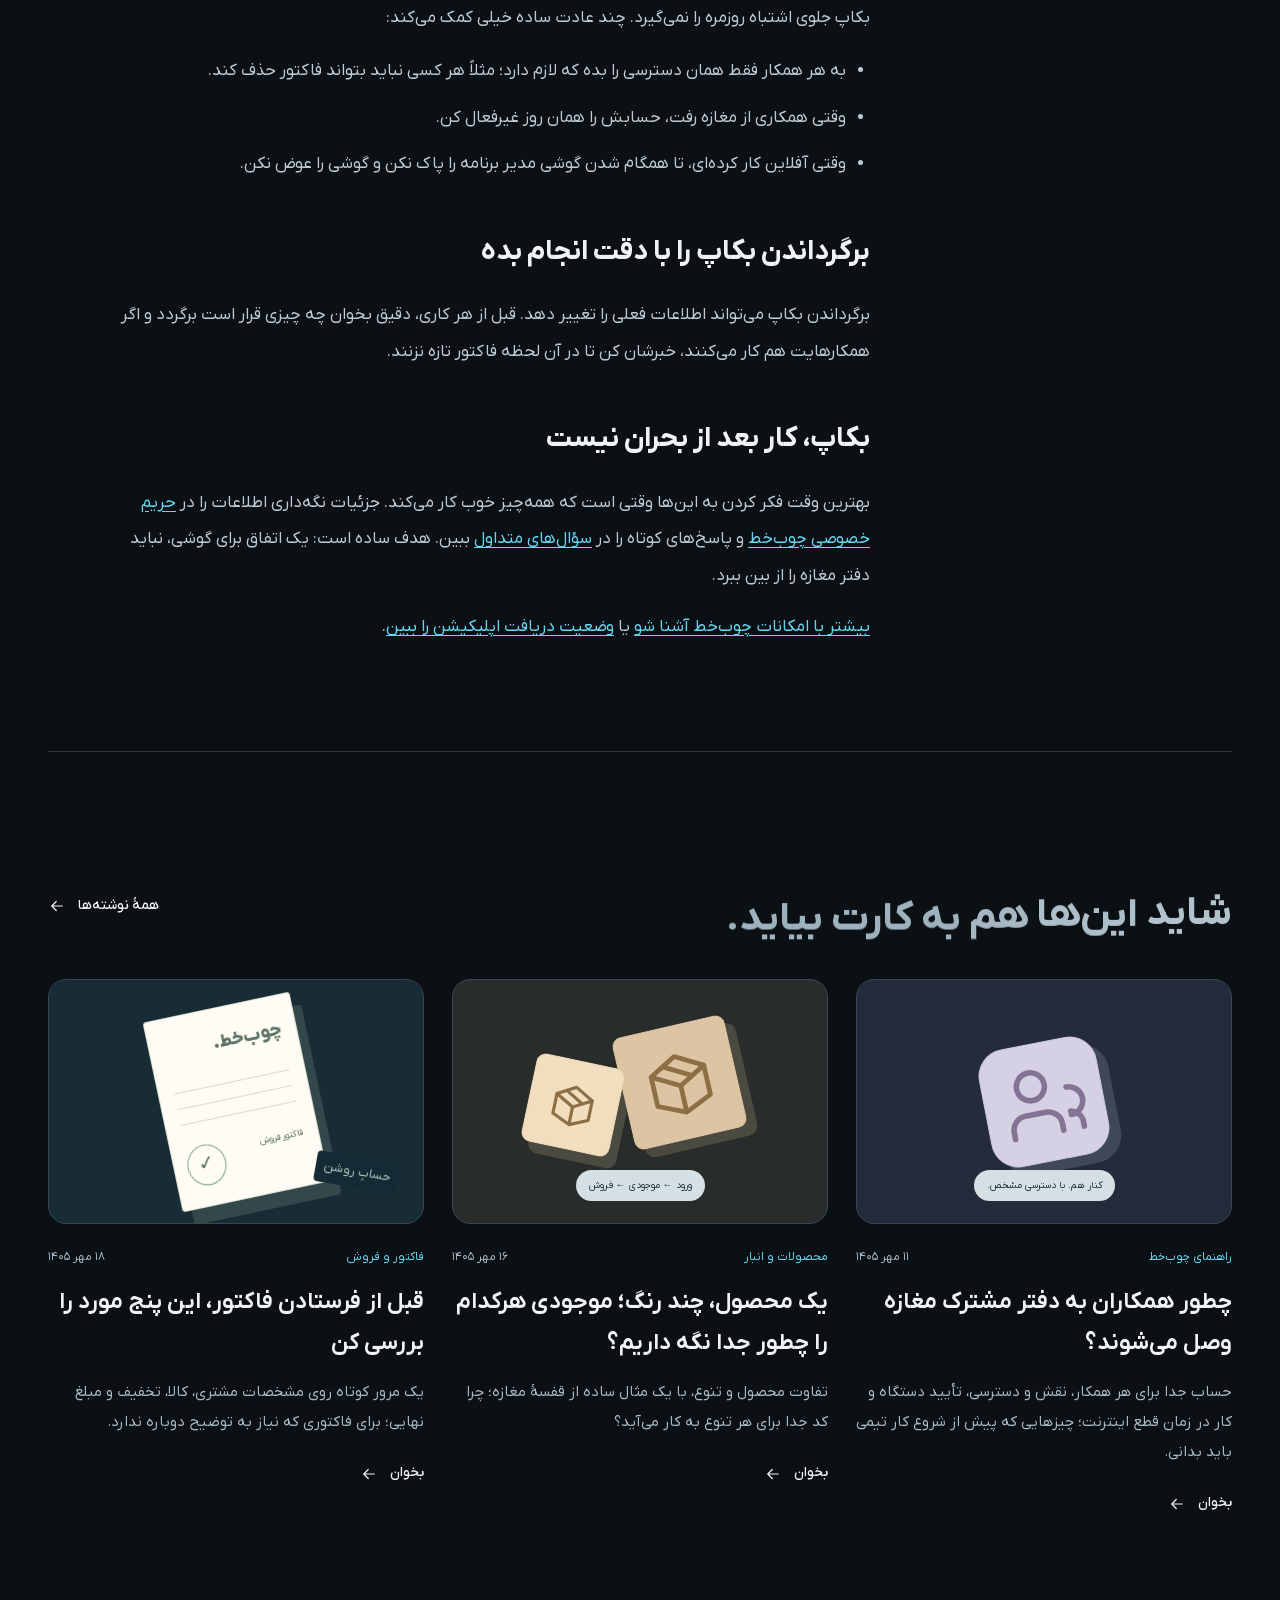
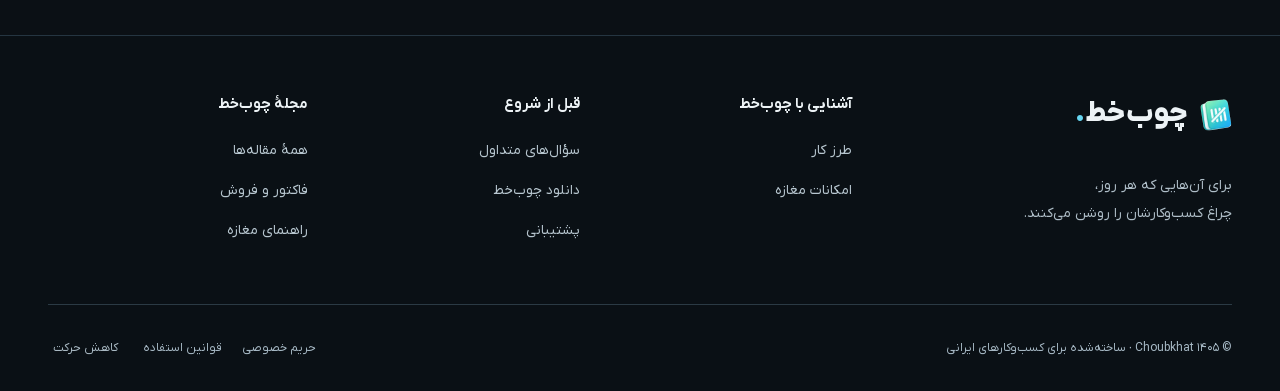
<file: blog/backup-outside-phone/index.html>
<!DOCTYPE html><html lang="fa" dir="rtl"><head><meta charset="UTF-8"><meta name="viewport" content="width=device-width, initial-scale=1"><title>بکاپ اطلاعات مغازه؛ چه چیزی خودکار است و چه چیزی با توست؟ | چوب‌خط</title><meta name="description" content="چوب‌خط اطلاعات مغازه را کجا نگه می‌دارد، بکاپ خودکار چه می‌کند و برای یک روز بد چه آماده‌سازی‌ای لازم است؟"><meta name="robots" content="index, follow, max-image-preview:large"><link rel="canonical" href="https://choubkhat.ir/blog/backup-outside-phone/"><link rel="icon" href="/favicon.svg" type="image/svg+xml"><link rel="preload" href="/fonts/IRANYekanX.woff2" as="font" type="font/woff2" crossorigin><meta name="theme-color" content="#0b1015"><meta property="og:type" content="article"><meta property="og:locale" content="fa_IR"><meta property="og:site_name" content="Choubkhat | چوب‌خط"><meta property="og:title" content="بکاپ اطلاعات مغازه؛ چه چیزی خودکار است و چه چیزی با توست؟"><meta property="og:description" content="چوب‌خط اطلاعات مغازه را کجا نگه می‌دارد، بکاپ خودکار چه می‌کند و برای یک روز بد چه آماده‌سازی‌ای لازم است؟"><meta property="og:url" content="https://choubkhat.ir/blog/backup-outside-phone/"><meta property="og:image" content="https://choubkhat.ir/images/social.jpg"><meta property="og:image:width" content="1200"><meta property="og:image:height" content="630"><meta name="twitter:card" content="summary_large_image"><meta name="twitter:title" content="بکاپ اطلاعات مغازه؛ چه چیزی خودکار است و چه چیزی با توست؟"><meta name="twitter:description" content="چوب‌خط اطلاعات مغازه را کجا نگه می‌دارد، بکاپ خودکار چه می‌کند و برای یک روز بد چه آماده‌سازی‌ای لازم است؟"><meta name="twitter:image" content="https://choubkhat.ir/images/social.jpg"><script type="application/ld+json">[{"@context":"https://schema.org","@type":"WebSite","name":"چوب‌خط","alternateName":["Choubkhat","چوبخط"],"url":"https://choubkhat.ir/","inLanguage":"fa-IR"},{"@context":"https://schema.org","@type":"BlogPosting","headline":"بکاپ اطلاعات مغازه؛ چه چیزی خودکار است و چه چیزی با توست؟","description":"چوب‌خط اطلاعات مغازه را کجا نگه می‌دارد، بکاپ خودکار چه می‌کند و برای یک روز بد چه آماده‌سازی‌ای لازم است؟","datePublished":"2026-10-06T00:00:00.000Z","dateModified":"2026-10-30T00:00:00.000Z","author":{"@type":"Organization","name":"تحریریهٔ چوب‌خط"},"publisher":{"@type":"Organization","name":"Choubkhat","logo":{"@type":"ImageObject","url":"https://choubkhat.ir/favicon.svg"}},"image":"https://choubkhat.ir/images/social.jpg","mainEntityOfPage":"https://choubkhat.ir/blog/backup-outside-phone/","inLanguage":"fa-IR"}]</script><link rel="stylesheet" href="/_astro/_page_.CpP-yyYn.css"></head><body><div class="ambient-light" aria-hidden="true"></div><a href="#main" class="skip-link">رفتن به محتوای اصلی</a><header class="site-header"><div class="container header-inner"><a class="brand" href="/" aria-label="چوب‌خط، صفحهٔ اصلی"><svg width="48" height="48" viewBox="250 220 1140 1150" aria-hidden="true"><defs><clipPath id="logo-84ed57f6-f64f-4aa4-9499-20ba056e1fa9"><path d="M1070 239 C1170 230 1232 292 1247 395 L1361 1095 C1376 1177 1330 1221 1241 1236 L581 1346 C493 1369 392 1304 378 1224 L270 555 C256 478 286 433 339 408 L439 373 C455 331 507 306 574 293 Z"></path></clipPath></defs><image href="/_astro/choubkhat-logo.DtoyaHQM_Z2aePK0.webp" width="1600" height="1600" clip-path="url(#logo-84ed57f6-f64f-4aa4-9499-20ba056e1fa9)"></image></svg><span>چوب‌خط<span class="brand-dot">.</span></span></a> <nav id="main-navigation" class="main-nav" aria-label="منوی اصلی"><a href="/#in-action">محیط اپ</a><a href="/#features">امکانات</a><a href="/#questions">سؤال‌های متداول</a></nav> <div class="header-actions"><a href="/download/" class="button button-small button-dark">دانلود چوب‌خط<svg class width="17" height="17" viewBox="0 0 24 24" fill="none" stroke="currentColor" stroke-width="1.6" stroke-linecap="round" stroke-linejoin="round" aria-hidden="true"><path d="M12 3v12m-5-5 5 5 5-5M4 16v4h16v-4"></path></svg></a><button class="menu-toggle" aria-label="باز کردن منو" aria-controls="main-navigation" aria-expanded="false"><svg class width="24" height="24" viewBox="0 0 24 24" fill="none" stroke="currentColor" stroke-width="1.6" stroke-linecap="round" stroke-linejoin="round" aria-hidden="true"><path d="M4 6h16M4 12h16M4 18h16"></path></svg></button></div> </div></header><main id="main"><div class="reading-progress" aria-hidden="true"></div><div class="container"><nav class="breadcrumb" aria-label="مسیر صفحه"><a href="/">خانه</a><svg class width="12" height="12" viewBox="0 0 24 24" fill="none" stroke="currentColor" stroke-width="1.6" stroke-linecap="round" stroke-linejoin="round" aria-hidden="true"><path d="m15 18-6-6 6-6"></path></svg><a href="/blog/">مجله</a><svg class width="12" height="12" viewBox="0 0 24 24" fill="none" stroke="currentColor" stroke-width="1.6" stroke-linecap="round" stroke-linejoin="round" aria-hidden="true"><path d="m15 18-6-6 6-6"></path></svg><a href="/blog/category/guides/">راهنمای چوب‌خط</a></nav><header class="article-head"><span class="eyebrow">راهنمای چوب‌خط</span><h1>بکاپ اطلاعات مغازه؛ چه چیزی خودکار است و چه چیزی با توست؟</h1><div class="article-meta"><span>تحریریهٔ چوب‌خط</span><time datetime="2026-10-06T00:00:00.000Z">۱۴ مهر ۱۴۰۵</time><span>۲ دقیقه مطالعه</span></div></header><div class="article-cover"><div class="article-art art-backup" aria-hidden="true"><div class="art-safe"><svg class width="84" height="84" viewBox="0 0 24 24" fill="none" stroke="currentColor" stroke-width="1.6" stroke-linecap="round" stroke-linejoin="round" aria-hidden="true"><path d="m12 3 8 3v6c0 5-8 10-8 10S4 17 4 12V6l8-3Zm-4 9 3 3 5-6"></path></svg></div><span class="art-tag">یک نسخه، جای مطمئن‌تر.</span></div></div><div class="article-layout"><nav class="article-toc" aria-label="فهرست این نوشته"><h2>در این نوشته</h2><a href="#در-چوبخط-نسخهٔ-اصلی-کجاست">در چوب‌خط، نسخهٔ اصلی کجاست؟</a><a href="#بکاپ-خودکار-چه-میکند">بکاپ خودکار چه می‌کند؟</a><a href="#چه-چیزی-با-خودت-است">چه چیزی با خودت است؟</a><a href="#برگرداندن-بکاپ-را-با-دقت-انجام-بده">برگرداندن بکاپ را با دقت انجام بده</a><a href="#بکاپ-کار-بعد-از-بحران-نیست">بکاپ، کار بعد از بحران نیست</a></nav><article class="prose"><p>دفتر مغازه چیزی نیست که بخواهی یک روز صبح ببینی نیست. برای همین مهم است بدانی اطلاعاتت کجاست، چه چیزی خودکار انجام می‌شود و چه چیزی هنوز با خودت است.</p>
<h2 id="در-چوبخط-نسخهٔ-اصلی-کجاست">در چوب‌خط، نسخهٔ اصلی کجاست؟</h2>
<p>اطلاعات هر مغازه روی سرور چوب‌خط است. برای همین اگر گوشی خراب یا گم شود، با ورود به حسابت روی یک گوشی دیگر دوباره به اطلاعاتت می‌رسی. نسخه‌ای از اطلاعات هم روی گوشی مدیر می‌ماند تا اگر اینترنت قطع شد، کار متوقف نشود.</p>
<h2 id="بکاپ-خودکار-چه-میکند">بکاپ خودکار چه می‌کند؟</h2>
<p>چوب‌خط از اطلاعات هر مغازه خودکار بکاپ می‌گیرد و لازم نیست کاری بکنی. این بکاپ برای روزی است که اشتباهی بزرگ پیش بیاید؛ مثلاً اطلاعاتی به‌اشتباه پاک شود و بخواهی به نسخهٔ قبل برگردی.</p>
<p>دانلود یا برگرداندن بکاپ به پلن پولی نیاز دارد. اگر مغازه‌ات به این اطلاعات وابسته است، قبل از روز مبادا پلن مناسب را انتخاب کن.</p>
<h2 id="چه-چیزی-با-خودت-است">چه چیزی با خودت است؟</h2>
<p>بکاپ جلوی اشتباه روزمره را نمی‌گیرد. چند عادت ساده خیلی کمک می‌کند:</p>
<ul>
<li>به هر همکار فقط همان دسترسی را بده که لازم دارد؛ مثلاً هر کسی نباید بتواند فاکتور حذف کند.</li>
<li>وقتی همکاری از مغازه رفت، حسابش را همان روز غیرفعال کن.</li>
<li>وقتی آفلاین کار کرده‌ای، تا همگام شدن گوشی مدیر برنامه را پاک نکن و گوشی را عوض نکن.</li>
</ul>
<h2 id="برگرداندن-بکاپ-را-با-دقت-انجام-بده">برگرداندن بکاپ را با دقت انجام بده</h2>
<p>برگرداندن بکاپ می‌تواند اطلاعات فعلی را تغییر دهد. قبل از هر کاری، دقیق بخوان چه چیزی قرار است برگردد و اگر همکارهایت هم کار می‌کنند، خبرشان کن تا در آن لحظه فاکتور تازه نزنند.</p>
<h2 id="بکاپ-کار-بعد-از-بحران-نیست">بکاپ، کار بعد از بحران نیست</h2>
<p>بهترین وقت فکر کردن به این‌ها وقتی است که همه‌چیز خوب کار می‌کند. جزئیات نگه‌داری اطلاعات را در <a href="/privacy/">حریم خصوصی چوب‌خط</a> و پاسخ‌های کوتاه را در <a href="/#questions">سؤال‌های متداول</a> ببین. هدف ساده است: یک اتفاق برای گوشی، نباید دفتر مغازه را از بین ببرد.</p><p><a href="/#features">بیشتر با امکانات چوب‌خط آشنا شو</a> یا <a href="/download/">وضعیت دریافت اپلیکیشن را ببین</a>.</p></article></div><section class="section" style="border-top:1px solid var(--line)"><div class="section-heading"><h2>شاید این‌ها هم به کارت بیاید.</h2><a class="text-link" href="/blog/">همهٔ نوشته‌ها<svg class width="18" height="18" viewBox="0 0 24 24" fill="none" stroke="currentColor" stroke-width="1.6" stroke-linecap="round" stroke-linejoin="round" aria-hidden="true"><path d="M19 12H5m6-6-6 6 6 6"></path></svg></a></div><div class="articles-grid"><article class="article-card"><a href="/blog/local-team/" tabindex="-1" aria-hidden="true"><div class="article-art art-team" aria-hidden="true"><div class="art-safe"><svg class width="84" height="84" viewBox="0 0 24 24" fill="none" stroke="currentColor" stroke-width="1.6" stroke-linecap="round" stroke-linejoin="round" aria-hidden="true"><path d="M16 21v-2a4 4 0 0 0-4-4H6a4 4 0 0 0-4 4v2m17-12a4 4 0 0 1 0 8m3 4v-2a4 4 0 0 0-3-3M13 7a4 4 0 1 1-8 0 4 4 0 0 1 8 0Z"></path></svg></div><span class="art-tag">کنار هم. با دسترسی مشخص.</span></div></a><div class="article-meta"><span>راهنمای چوب‌خط</span><span>۱۱ مهر ۱۴۰۵</span></div><h3><a href="/blog/local-team/">چطور همکاران به دفتر مشترک مغازه وصل می‌شوند؟</a></h3><p>حساب جدا برای هر همکار، نقش و دسترسی، تأیید دستگاه و کار در زمان قطع اینترنت؛ چیزهایی که پیش از شروع کار تیمی باید بدانی.</p><a class="text-link" href="/blog/local-team/" aria-label="مطالعهٔ چطور همکاران به دفتر مشترک مغازه وصل می‌شوند؟">بخوان<svg class width="18" height="18" viewBox="0 0 24 24" fill="none" stroke="currentColor" stroke-width="1.6" stroke-linecap="round" stroke-linejoin="round" aria-hidden="true"><path d="M19 12H5m6-6-6 6 6 6"></path></svg></a></article><article class="article-card"><a href="/blog/variants-and-stock/" tabindex="-1" aria-hidden="true"><div class="article-art art-shelf" aria-hidden="true"><div class="art-cube cube-a"><svg class width="72" height="72" viewBox="0 0 24 24" fill="none" stroke="currentColor" stroke-width="1.6" stroke-linecap="round" stroke-linejoin="round" aria-hidden="true"><path d="m12 3 9 5-9 5-9-5 9-5Zm-9 5v10l9 4 9-4V8m-9 5v9M7.5 5.5l9 5"></path></svg></div><div class="art-cube cube-b"><svg class width="48" height="48" viewBox="0 0 24 24" fill="none" stroke="currentColor" stroke-width="1.6" stroke-linecap="round" stroke-linejoin="round" aria-hidden="true"><path d="m12 3 9 5-9 5-9-5 9-5Zm-9 5v10l9 4 9-4V8m-9 5v9M7.5 5.5l9 5"></path></svg></div><span class="art-tag">ورود ← موجودی ← فروش</span></div></a><div class="article-meta"><span>محصولات و انبار</span><span>۱۶ مهر ۱۴۰۵</span></div><h3><a href="/blog/variants-and-stock/">یک محصول، چند رنگ؛ موجودی هرکدام را چطور جدا نگه داریم؟</a></h3><p>تفاوت محصول و تنوع، با یک مثال ساده از قفسهٔ مغازه؛ چرا کد جدا برای هر تنوع به کار می‌آید؟</p><a class="text-link" href="/blog/variants-and-stock/" aria-label="مطالعهٔ یک محصول، چند رنگ؛ موجودی هرکدام را چطور جدا نگه داریم؟">بخوان<svg class width="18" height="18" viewBox="0 0 24 24" fill="none" stroke="currentColor" stroke-width="1.6" stroke-linecap="round" stroke-linejoin="round" aria-hidden="true"><path d="M19 12H5m6-6-6 6 6 6"></path></svg></a></article><article class="article-card"><a href="/blog/invoice-checklist/" tabindex="-1" aria-hidden="true"><div class="article-art art-invoice" aria-hidden="true"><div class="art-paper"><div class="art-mark">چوب‌خط.</div><i></i><i></i><i></i><span>فاکتور فروش</span><div class="art-sign">✓</div></div><span class="art-scribble">حسابِ روشن</span></div></a><div class="article-meta"><span>فاکتور و فروش</span><span>۱۸ مهر ۱۴۰۵</span></div><h3><a href="/blog/invoice-checklist/">قبل از فرستادن فاکتور، این پنج مورد را بررسی کن</a></h3><p>یک مرور کوتاه روی مشخصات مشتری، کالا، تخفیف و مبلغ نهایی؛ برای فاکتوری که نیاز به توضیح دوباره ندارد.</p><a class="text-link" href="/blog/invoice-checklist/" aria-label="مطالعهٔ قبل از فرستادن فاکتور، این پنج مورد را بررسی کن">بخوان<svg class width="18" height="18" viewBox="0 0 24 24" fill="none" stroke="currentColor" stroke-width="1.6" stroke-linecap="round" stroke-linejoin="round" aria-hidden="true"><path d="M19 12H5m6-6-6 6 6 6"></path></svg></a></article></div></section></div></main><footer class="site-footer"><div class="container"><div class="footer-top"><div class="footer-brand"><a class="brand" href="/" aria-label="چوب‌خط، صفحهٔ اصلی"><svg width="48" height="48" viewBox="250 220 1140 1150" aria-hidden="true"><defs><clipPath id="logo-72859747-4893-4b6f-9fe7-2532db671187"><path d="M1070 239 C1170 230 1232 292 1247 395 L1361 1095 C1376 1177 1330 1221 1241 1236 L581 1346 C493 1369 392 1304 378 1224 L270 555 C256 478 286 433 339 408 L439 373 C455 331 507 306 574 293 Z"></path></clipPath></defs><image href="/_astro/choubkhat-logo.DtoyaHQM_Z2aePK0.webp" width="1600" height="1600" clip-path="url(#logo-72859747-4893-4b6f-9fe7-2532db671187)"></image></svg><span>چوب‌خط<span class="brand-dot">.</span></span></a><p>برای آن‌هایی که هر روز،<br>چراغ کسب‌وکارشان را روشن می‌کنند.</p></div><div><h2>آشنایی با چوب‌خط</h2><a href="/#in-action">طرز کار</a><a href="/#features">امکانات مغازه</a></div><div><h2>قبل از شروع</h2><a href="/#questions">سؤال‌های متداول</a><a href="/download/">دانلود چوب‌خط</a><a href="mailto:support@choubkhat.ir">پشتیبانی</a></div><div><h2>مجلهٔ چوب‌خط</h2><a href="/blog/">همهٔ مقاله‌ها</a><a href="/blog/category/invoicing/">فاکتور و فروش</a><a href="/blog/category/guides/">راهنمای مغازه</a></div></div><div class="footer-bottom"><span>© ۱۴۰۵ Choubkhat · ساخته‌شده برای کسب‌وکارهای ایرانی</span><div><a href="/privacy/">حریم خصوصی</a><a href="/terms/">قوانین استفاده</a><button class="motion-toggle" aria-pressed="false">کاهش حرکت</button></div></div></div></footer><script type="module" src="/_astro/Base.astro_astro_type_script_index_0_lang.DYFPYrbG.js"></script></body></html>
</file>
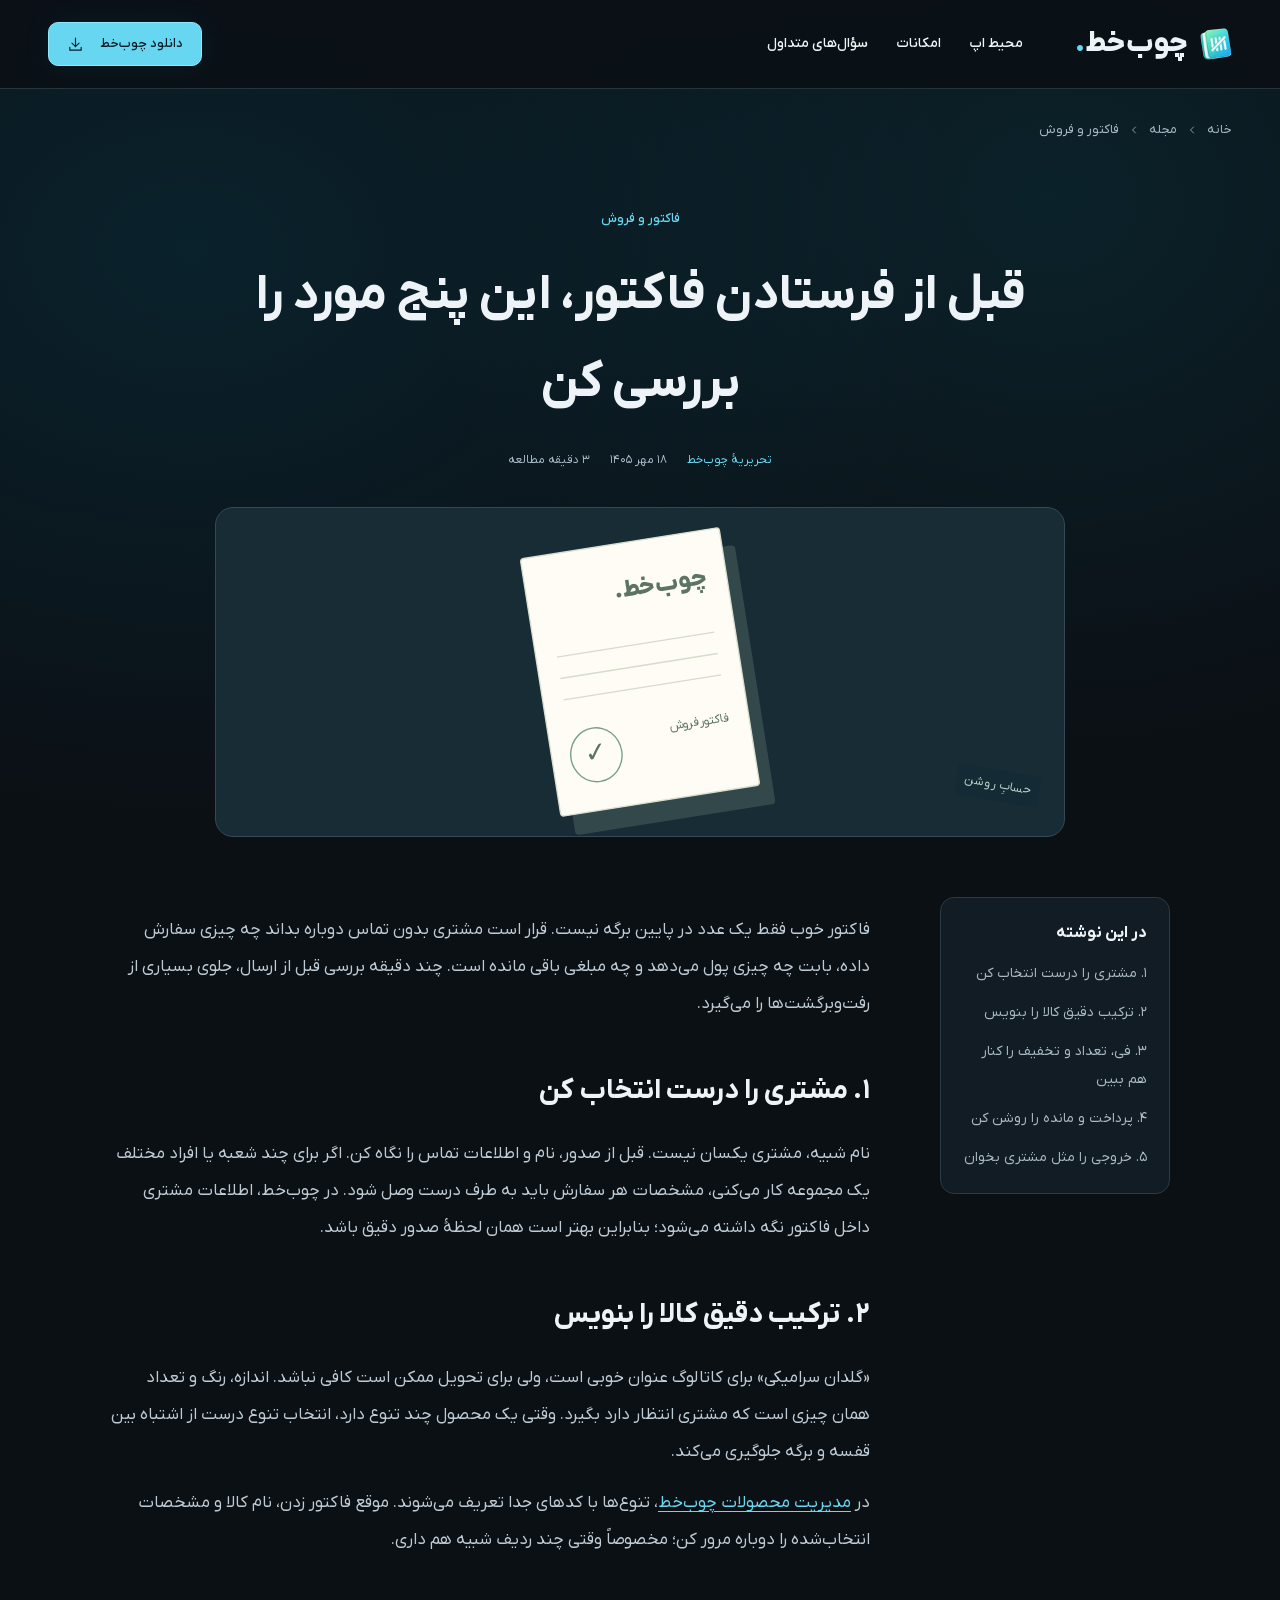
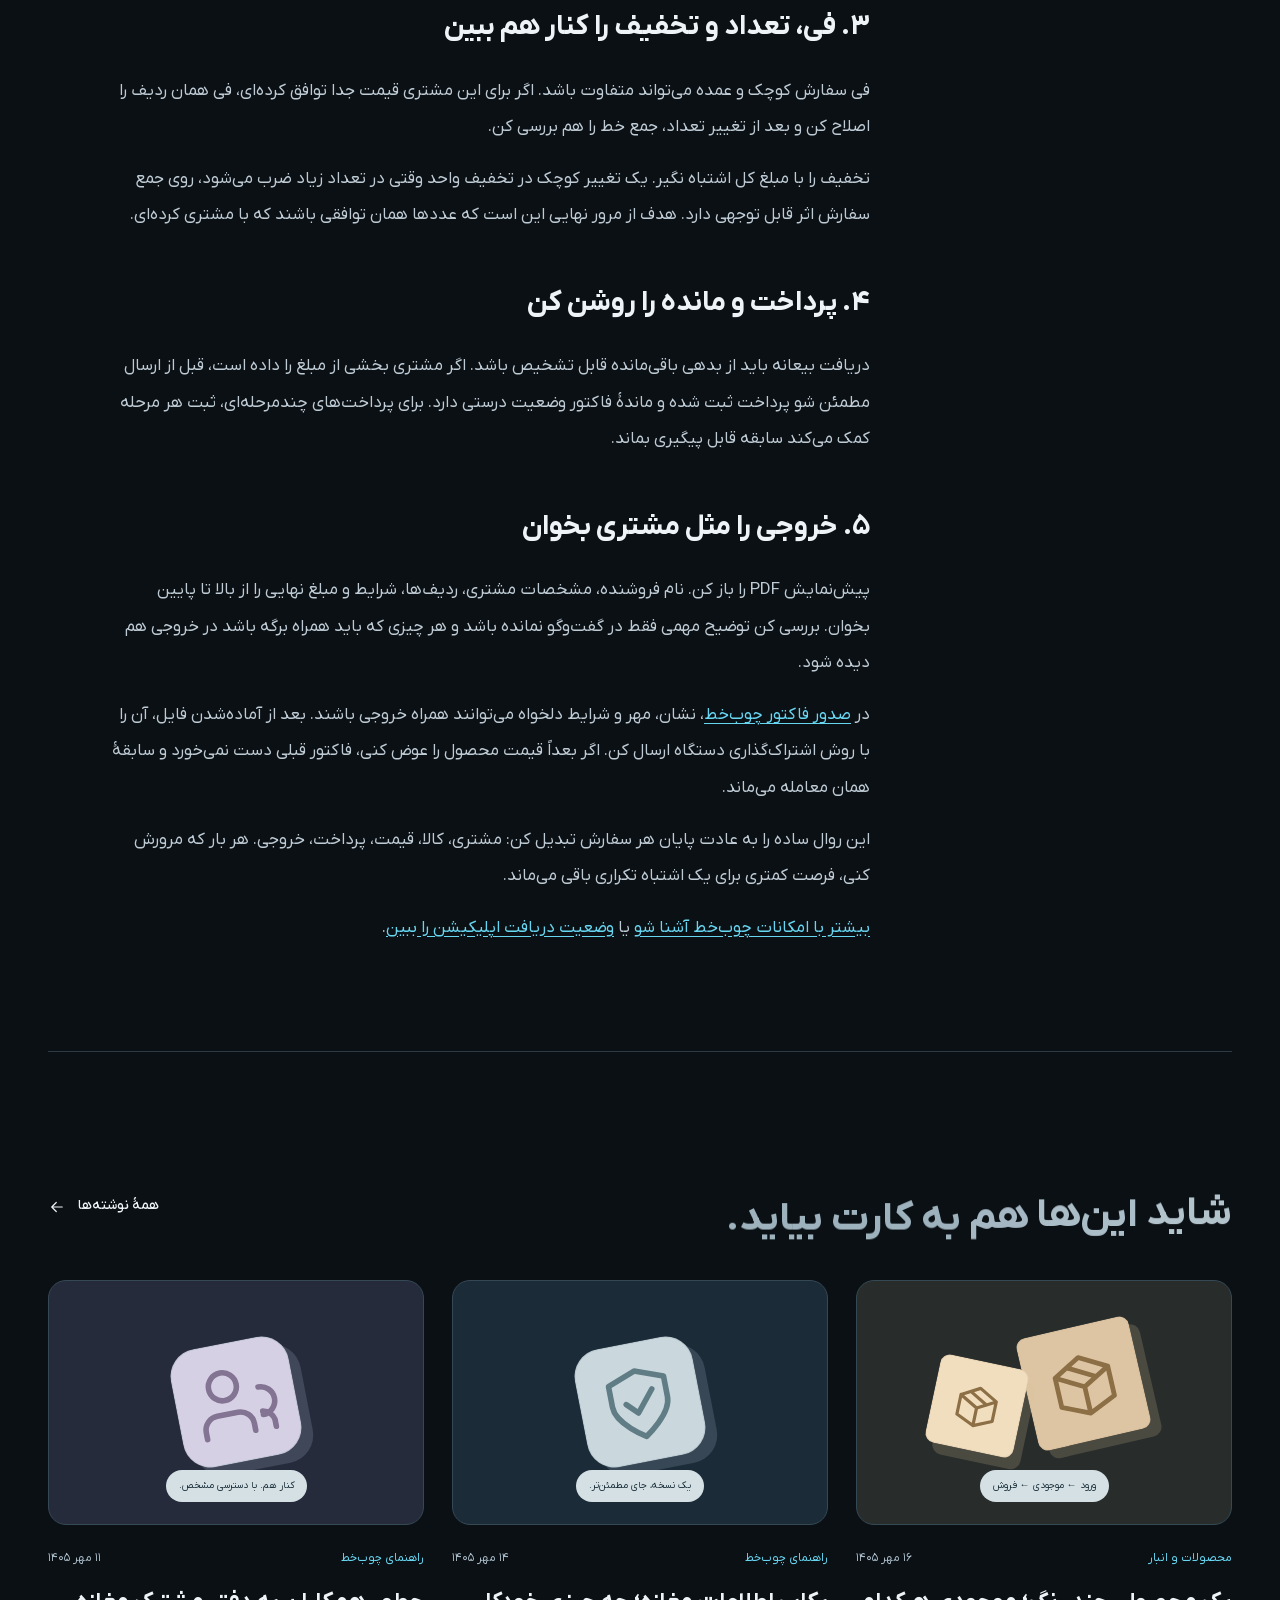
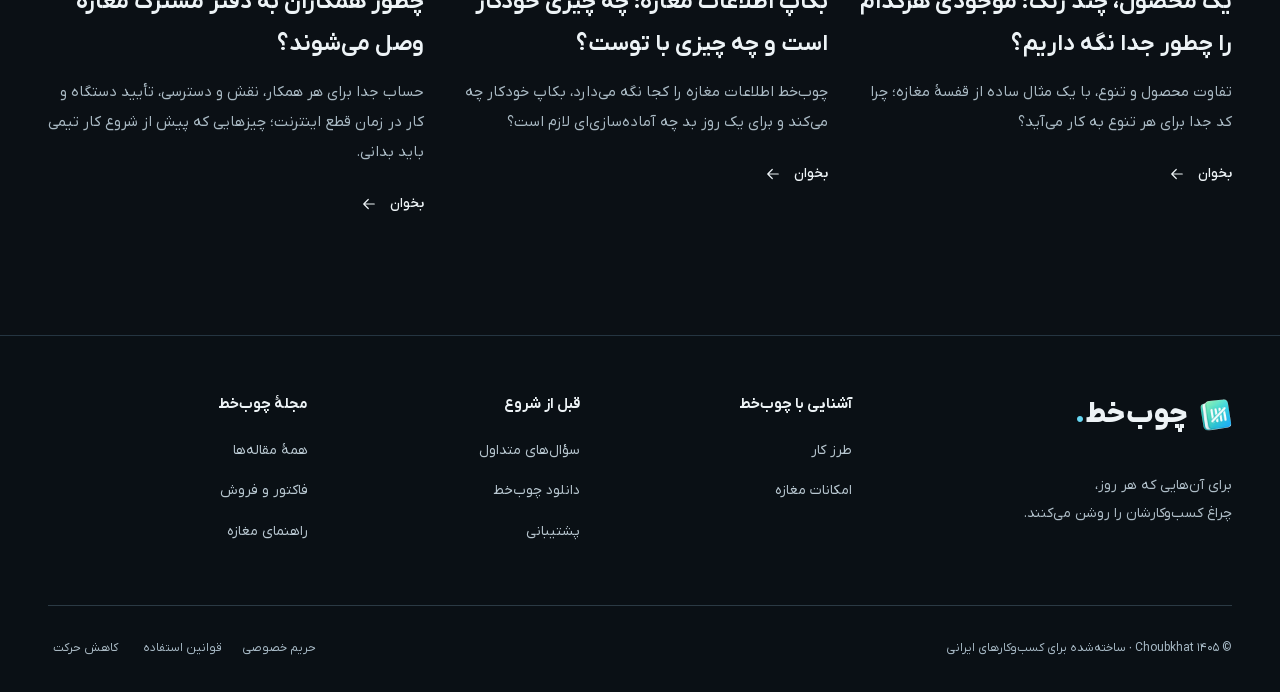
<file: blog/invoice-checklist/index.html>
<!DOCTYPE html><html lang="fa" dir="rtl"><head><meta charset="UTF-8"><meta name="viewport" content="width=device-width, initial-scale=1"><title>قبل از فرستادن فاکتور، این پنج مورد را بررسی کن | چوب‌خط</title><meta name="description" content="یک مرور کوتاه روی مشخصات مشتری، کالا، تخفیف و مبلغ نهایی؛ برای فاکتوری که نیاز به توضیح دوباره ندارد."><meta name="robots" content="index, follow, max-image-preview:large"><link rel="canonical" href="https://choubkhat.ir/blog/invoice-checklist/"><link rel="icon" href="/favicon.svg" type="image/svg+xml"><link rel="preload" href="/fonts/IRANYekanX.woff2" as="font" type="font/woff2" crossorigin><meta name="theme-color" content="#0b1015"><meta property="og:type" content="article"><meta property="og:locale" content="fa_IR"><meta property="og:site_name" content="Choubkhat | چوب‌خط"><meta property="og:title" content="قبل از فرستادن فاکتور، این پنج مورد را بررسی کن"><meta property="og:description" content="یک مرور کوتاه روی مشخصات مشتری، کالا، تخفیف و مبلغ نهایی؛ برای فاکتوری که نیاز به توضیح دوباره ندارد."><meta property="og:url" content="https://choubkhat.ir/blog/invoice-checklist/"><meta property="og:image" content="https://choubkhat.ir/images/social.jpg"><meta property="og:image:width" content="1200"><meta property="og:image:height" content="630"><meta name="twitter:card" content="summary_large_image"><meta name="twitter:title" content="قبل از فرستادن فاکتور، این پنج مورد را بررسی کن"><meta name="twitter:description" content="یک مرور کوتاه روی مشخصات مشتری، کالا، تخفیف و مبلغ نهایی؛ برای فاکتوری که نیاز به توضیح دوباره ندارد."><meta name="twitter:image" content="https://choubkhat.ir/images/social.jpg"><script type="application/ld+json">[{"@context":"https://schema.org","@type":"WebSite","name":"چوب‌خط","alternateName":["Choubkhat","چوبخط"],"url":"https://choubkhat.ir/","inLanguage":"fa-IR"},{"@context":"https://schema.org","@type":"BlogPosting","headline":"قبل از فرستادن فاکتور، این پنج مورد را بررسی کن","description":"یک مرور کوتاه روی مشخصات مشتری، کالا، تخفیف و مبلغ نهایی؛ برای فاکتوری که نیاز به توضیح دوباره ندارد.","datePublished":"2026-10-10T00:00:00.000Z","dateModified":"2026-10-10T00:00:00.000Z","author":{"@type":"Organization","name":"تحریریهٔ چوب‌خط"},"publisher":{"@type":"Organization","name":"Choubkhat","logo":{"@type":"ImageObject","url":"https://choubkhat.ir/favicon.svg"}},"image":"https://choubkhat.ir/images/social.jpg","mainEntityOfPage":"https://choubkhat.ir/blog/invoice-checklist/","inLanguage":"fa-IR"}]</script><link rel="stylesheet" href="/_astro/_page_.CpP-yyYn.css"></head><body><div class="ambient-light" aria-hidden="true"></div><a href="#main" class="skip-link">رفتن به محتوای اصلی</a><header class="site-header"><div class="container header-inner"><a class="brand" href="/" aria-label="چوب‌خط، صفحهٔ اصلی"><svg width="48" height="48" viewBox="250 220 1140 1150" aria-hidden="true"><defs><clipPath id="logo-691cb7ae-2e5a-4267-b45a-f9e5ea615858"><path d="M1070 239 C1170 230 1232 292 1247 395 L1361 1095 C1376 1177 1330 1221 1241 1236 L581 1346 C493 1369 392 1304 378 1224 L270 555 C256 478 286 433 339 408 L439 373 C455 331 507 306 574 293 Z"></path></clipPath></defs><image href="/_astro/choubkhat-logo.DtoyaHQM_Z2aePK0.webp" width="1600" height="1600" clip-path="url(#logo-691cb7ae-2e5a-4267-b45a-f9e5ea615858)"></image></svg><span>چوب‌خط<span class="brand-dot">.</span></span></a> <nav id="main-navigation" class="main-nav" aria-label="منوی اصلی"><a href="/#in-action">محیط اپ</a><a href="/#features">امکانات</a><a href="/#questions">سؤال‌های متداول</a></nav> <div class="header-actions"><a href="/download/" class="button button-small button-dark">دانلود چوب‌خط<svg class width="17" height="17" viewBox="0 0 24 24" fill="none" stroke="currentColor" stroke-width="1.6" stroke-linecap="round" stroke-linejoin="round" aria-hidden="true"><path d="M12 3v12m-5-5 5 5 5-5M4 16v4h16v-4"></path></svg></a><button class="menu-toggle" aria-label="باز کردن منو" aria-controls="main-navigation" aria-expanded="false"><svg class width="24" height="24" viewBox="0 0 24 24" fill="none" stroke="currentColor" stroke-width="1.6" stroke-linecap="round" stroke-linejoin="round" aria-hidden="true"><path d="M4 6h16M4 12h16M4 18h16"></path></svg></button></div> </div></header><main id="main"><div class="reading-progress" aria-hidden="true"></div><div class="container"><nav class="breadcrumb" aria-label="مسیر صفحه"><a href="/">خانه</a><svg class width="12" height="12" viewBox="0 0 24 24" fill="none" stroke="currentColor" stroke-width="1.6" stroke-linecap="round" stroke-linejoin="round" aria-hidden="true"><path d="m15 18-6-6 6-6"></path></svg><a href="/blog/">مجله</a><svg class width="12" height="12" viewBox="0 0 24 24" fill="none" stroke="currentColor" stroke-width="1.6" stroke-linecap="round" stroke-linejoin="round" aria-hidden="true"><path d="m15 18-6-6 6-6"></path></svg><a href="/blog/category/invoicing/">فاکتور و فروش</a></nav><header class="article-head"><span class="eyebrow">فاکتور و فروش</span><h1>قبل از فرستادن فاکتور، این پنج مورد را بررسی کن</h1><div class="article-meta"><span>تحریریهٔ چوب‌خط</span><time datetime="2026-10-10T00:00:00.000Z">۱۸ مهر ۱۴۰۵</time><span>۳ دقیقه مطالعه</span></div></header><div class="article-cover"><div class="article-art art-invoice" aria-hidden="true"><div class="art-paper"><div class="art-mark">چوب‌خط.</div><i></i><i></i><i></i><span>فاکتور فروش</span><div class="art-sign">✓</div></div><span class="art-scribble">حسابِ روشن</span></div></div><div class="article-layout"><nav class="article-toc" aria-label="فهرست این نوشته"><h2>در این نوشته</h2><a href="#۱-مشتری-را-درست-انتخاب-کن">۱. مشتری را درست انتخاب کن</a><a href="#۲-ترکیب-دقیق-کالا-را-بنویس">۲. ترکیب دقیق کالا را بنویس</a><a href="#۳-فی-تعداد-و-تخفیف-را-کنار-هم-ببین">۳. فی، تعداد و تخفیف را کنار هم ببین</a><a href="#۴-پرداخت-و-مانده-را-روشن-کن">۴. پرداخت و مانده را روشن کن</a><a href="#۵-خروجی-را-مثل-مشتری-بخوان">۵. خروجی را مثل مشتری بخوان</a></nav><article class="prose"><p>فاکتور خوب فقط یک عدد در پایین برگه نیست. قرار است مشتری بدون تماس دوباره بداند چه چیزی سفارش داده، بابت چه چیزی پول می‌دهد و چه مبلغی باقی مانده است. چند دقیقه بررسی قبل از ارسال، جلوی بسیاری از رفت‌وبرگشت‌ها را می‌گیرد.</p>
<h2 id="۱-مشتری-را-درست-انتخاب-کن">۱. مشتری را درست انتخاب کن</h2>
<p>نام شبیه، مشتری یکسان نیست. قبل از صدور، نام و اطلاعات تماس را نگاه کن. اگر برای چند شعبه یا افراد مختلف یک مجموعه کار می‌کنی، مشخصات هر سفارش باید به طرف درست وصل شود. در چوب‌خط، اطلاعات مشتری داخل فاکتور نگه داشته می‌شود؛ بنابراین بهتر است همان لحظهٔ صدور دقیق باشد.</p>
<h2 id="۲-ترکیب-دقیق-کالا-را-بنویس">۲. ترکیب دقیق کالا را بنویس</h2>
<p>«گلدان سرامیکی» برای کاتالوگ عنوان خوبی است، ولی برای تحویل ممکن است کافی نباشد. اندازه، رنگ و تعداد همان چیزی است که مشتری انتظار دارد بگیرد. وقتی یک محصول چند تنوع دارد، انتخاب تنوع درست از اشتباه بین قفسه و برگه جلوگیری می‌کند.</p>
<p>در <a href="/#features">مدیریت محصولات چوب‌خط</a>، تنوع‌ها با کدهای جدا تعریف می‌شوند. موقع فاکتور زدن، نام کالا و مشخصات انتخاب‌شده را دوباره مرور کن؛ مخصوصاً وقتی چند ردیف شبیه هم داری.</p>
<h2 id="۳-فی-تعداد-و-تخفیف-را-کنار-هم-ببین">۳. فی، تعداد و تخفیف را کنار هم ببین</h2>
<p>فی سفارش کوچک و عمده می‌تواند متفاوت باشد. اگر برای این مشتری قیمت جدا توافق کرده‌ای، فی همان ردیف را اصلاح کن و بعد از تغییر تعداد، جمع خط را هم بررسی کن.</p>
<p>تخفیف را با مبلغ کل اشتباه نگیر. یک تغییر کوچک در تخفیف واحد وقتی در تعداد زیاد ضرب می‌شود، روی جمع سفارش اثر قابل توجهی دارد. هدف از مرور نهایی این است که عددها همان توافقی باشند که با مشتری کرده‌ای.</p>
<h2 id="۴-پرداخت-و-مانده-را-روشن-کن">۴. پرداخت و مانده را روشن کن</h2>
<p>دریافت بیعانه باید از بدهی باقی‌مانده قابل تشخیص باشد. اگر مشتری بخشی از مبلغ را داده است، قبل از ارسال مطمئن شو پرداخت ثبت شده و ماندهٔ فاکتور وضعیت درستی دارد. برای پرداخت‌های چندمرحله‌ای، ثبت هر مرحله کمک می‌کند سابقه قابل پیگیری بماند.</p>
<h2 id="۵-خروجی-را-مثل-مشتری-بخوان">۵. خروجی را مثل مشتری بخوان</h2>
<p>پیش‌نمایش PDF را باز کن. نام فروشنده، مشخصات مشتری، ردیف‌ها، شرایط و مبلغ نهایی را از بالا تا پایین بخوان. بررسی کن توضیح مهمی فقط در گفت‌وگو نمانده باشد و هر چیزی که باید همراه برگه باشد در خروجی هم دیده شود.</p>
<p>در <a href="/#features">صدور فاکتور چوب‌خط</a>، نشان، مهر و شرایط دلخواه می‌توانند همراه خروجی باشند. بعد از آماده‌شدن فایل، آن را با روش اشتراک‌گذاری دستگاه ارسال کن. اگر بعداً قیمت محصول را عوض کنی، فاکتور قبلی دست نمی‌خورد و سابقهٔ همان معامله می‌ماند.</p>
<p>این روال ساده را به عادت پایان هر سفارش تبدیل کن: مشتری، کالا، قیمت، پرداخت، خروجی. هر بار که مرورش کنی، فرصت کمتری برای یک اشتباه تکراری باقی می‌ماند.</p><p><a href="/#features">بیشتر با امکانات چوب‌خط آشنا شو</a> یا <a href="/download/">وضعیت دریافت اپلیکیشن را ببین</a>.</p></article></div><section class="section" style="border-top:1px solid var(--line)"><div class="section-heading"><h2>شاید این‌ها هم به کارت بیاید.</h2><a class="text-link" href="/blog/">همهٔ نوشته‌ها<svg class width="18" height="18" viewBox="0 0 24 24" fill="none" stroke="currentColor" stroke-width="1.6" stroke-linecap="round" stroke-linejoin="round" aria-hidden="true"><path d="M19 12H5m6-6-6 6 6 6"></path></svg></a></div><div class="articles-grid"><article class="article-card"><a href="/blog/variants-and-stock/" tabindex="-1" aria-hidden="true"><div class="article-art art-shelf" aria-hidden="true"><div class="art-cube cube-a"><svg class width="72" height="72" viewBox="0 0 24 24" fill="none" stroke="currentColor" stroke-width="1.6" stroke-linecap="round" stroke-linejoin="round" aria-hidden="true"><path d="m12 3 9 5-9 5-9-5 9-5Zm-9 5v10l9 4 9-4V8m-9 5v9M7.5 5.5l9 5"></path></svg></div><div class="art-cube cube-b"><svg class width="48" height="48" viewBox="0 0 24 24" fill="none" stroke="currentColor" stroke-width="1.6" stroke-linecap="round" stroke-linejoin="round" aria-hidden="true"><path d="m12 3 9 5-9 5-9-5 9-5Zm-9 5v10l9 4 9-4V8m-9 5v9M7.5 5.5l9 5"></path></svg></div><span class="art-tag">ورود ← موجودی ← فروش</span></div></a><div class="article-meta"><span>محصولات و انبار</span><span>۱۶ مهر ۱۴۰۵</span></div><h3><a href="/blog/variants-and-stock/">یک محصول، چند رنگ؛ موجودی هرکدام را چطور جدا نگه داریم؟</a></h3><p>تفاوت محصول و تنوع، با یک مثال ساده از قفسهٔ مغازه؛ چرا کد جدا برای هر تنوع به کار می‌آید؟</p><a class="text-link" href="/blog/variants-and-stock/" aria-label="مطالعهٔ یک محصول، چند رنگ؛ موجودی هرکدام را چطور جدا نگه داریم؟">بخوان<svg class width="18" height="18" viewBox="0 0 24 24" fill="none" stroke="currentColor" stroke-width="1.6" stroke-linecap="round" stroke-linejoin="round" aria-hidden="true"><path d="M19 12H5m6-6-6 6 6 6"></path></svg></a></article><article class="article-card"><a href="/blog/backup-outside-phone/" tabindex="-1" aria-hidden="true"><div class="article-art art-backup" aria-hidden="true"><div class="art-safe"><svg class width="84" height="84" viewBox="0 0 24 24" fill="none" stroke="currentColor" stroke-width="1.6" stroke-linecap="round" stroke-linejoin="round" aria-hidden="true"><path d="m12 3 8 3v6c0 5-8 10-8 10S4 17 4 12V6l8-3Zm-4 9 3 3 5-6"></path></svg></div><span class="art-tag">یک نسخه، جای مطمئن‌تر.</span></div></a><div class="article-meta"><span>راهنمای چوب‌خط</span><span>۱۴ مهر ۱۴۰۵</span></div><h3><a href="/blog/backup-outside-phone/">بکاپ اطلاعات مغازه؛ چه چیزی خودکار است و چه چیزی با توست؟</a></h3><p>چوب‌خط اطلاعات مغازه را کجا نگه می‌دارد، بکاپ خودکار چه می‌کند و برای یک روز بد چه آماده‌سازی‌ای لازم است؟</p><a class="text-link" href="/blog/backup-outside-phone/" aria-label="مطالعهٔ بکاپ اطلاعات مغازه؛ چه چیزی خودکار است و چه چیزی با توست؟">بخوان<svg class width="18" height="18" viewBox="0 0 24 24" fill="none" stroke="currentColor" stroke-width="1.6" stroke-linecap="round" stroke-linejoin="round" aria-hidden="true"><path d="M19 12H5m6-6-6 6 6 6"></path></svg></a></article><article class="article-card"><a href="/blog/local-team/" tabindex="-1" aria-hidden="true"><div class="article-art art-team" aria-hidden="true"><div class="art-safe"><svg class width="84" height="84" viewBox="0 0 24 24" fill="none" stroke="currentColor" stroke-width="1.6" stroke-linecap="round" stroke-linejoin="round" aria-hidden="true"><path d="M16 21v-2a4 4 0 0 0-4-4H6a4 4 0 0 0-4 4v2m17-12a4 4 0 0 1 0 8m3 4v-2a4 4 0 0 0-3-3M13 7a4 4 0 1 1-8 0 4 4 0 0 1 8 0Z"></path></svg></div><span class="art-tag">کنار هم. با دسترسی مشخص.</span></div></a><div class="article-meta"><span>راهنمای چوب‌خط</span><span>۱۱ مهر ۱۴۰۵</span></div><h3><a href="/blog/local-team/">چطور همکاران به دفتر مشترک مغازه وصل می‌شوند؟</a></h3><p>حساب جدا برای هر همکار، نقش و دسترسی، تأیید دستگاه و کار در زمان قطع اینترنت؛ چیزهایی که پیش از شروع کار تیمی باید بدانی.</p><a class="text-link" href="/blog/local-team/" aria-label="مطالعهٔ چطور همکاران به دفتر مشترک مغازه وصل می‌شوند؟">بخوان<svg class width="18" height="18" viewBox="0 0 24 24" fill="none" stroke="currentColor" stroke-width="1.6" stroke-linecap="round" stroke-linejoin="round" aria-hidden="true"><path d="M19 12H5m6-6-6 6 6 6"></path></svg></a></article></div></section></div></main><footer class="site-footer"><div class="container"><div class="footer-top"><div class="footer-brand"><a class="brand" href="/" aria-label="چوب‌خط، صفحهٔ اصلی"><svg width="48" height="48" viewBox="250 220 1140 1150" aria-hidden="true"><defs><clipPath id="logo-3656c399-6797-412d-b7f7-494752188044"><path d="M1070 239 C1170 230 1232 292 1247 395 L1361 1095 C1376 1177 1330 1221 1241 1236 L581 1346 C493 1369 392 1304 378 1224 L270 555 C256 478 286 433 339 408 L439 373 C455 331 507 306 574 293 Z"></path></clipPath></defs><image href="/_astro/choubkhat-logo.DtoyaHQM_Z2aePK0.webp" width="1600" height="1600" clip-path="url(#logo-3656c399-6797-412d-b7f7-494752188044)"></image></svg><span>چوب‌خط<span class="brand-dot">.</span></span></a><p>برای آن‌هایی که هر روز،<br>چراغ کسب‌وکارشان را روشن می‌کنند.</p></div><div><h2>آشنایی با چوب‌خط</h2><a href="/#in-action">طرز کار</a><a href="/#features">امکانات مغازه</a></div><div><h2>قبل از شروع</h2><a href="/#questions">سؤال‌های متداول</a><a href="/download/">دانلود چوب‌خط</a><a href="mailto:support@choubkhat.ir">پشتیبانی</a></div><div><h2>مجلهٔ چوب‌خط</h2><a href="/blog/">همهٔ مقاله‌ها</a><a href="/blog/category/invoicing/">فاکتور و فروش</a><a href="/blog/category/guides/">راهنمای مغازه</a></div></div><div class="footer-bottom"><span>© ۱۴۰۵ Choubkhat · ساخته‌شده برای کسب‌وکارهای ایرانی</span><div><a href="/privacy/">حریم خصوصی</a><a href="/terms/">قوانین استفاده</a><button class="motion-toggle" aria-pressed="false">کاهش حرکت</button></div></div></div></footer><script type="module" src="/_astro/Base.astro_astro_type_script_index_0_lang.DYFPYrbG.js"></script></body></html>
</file>
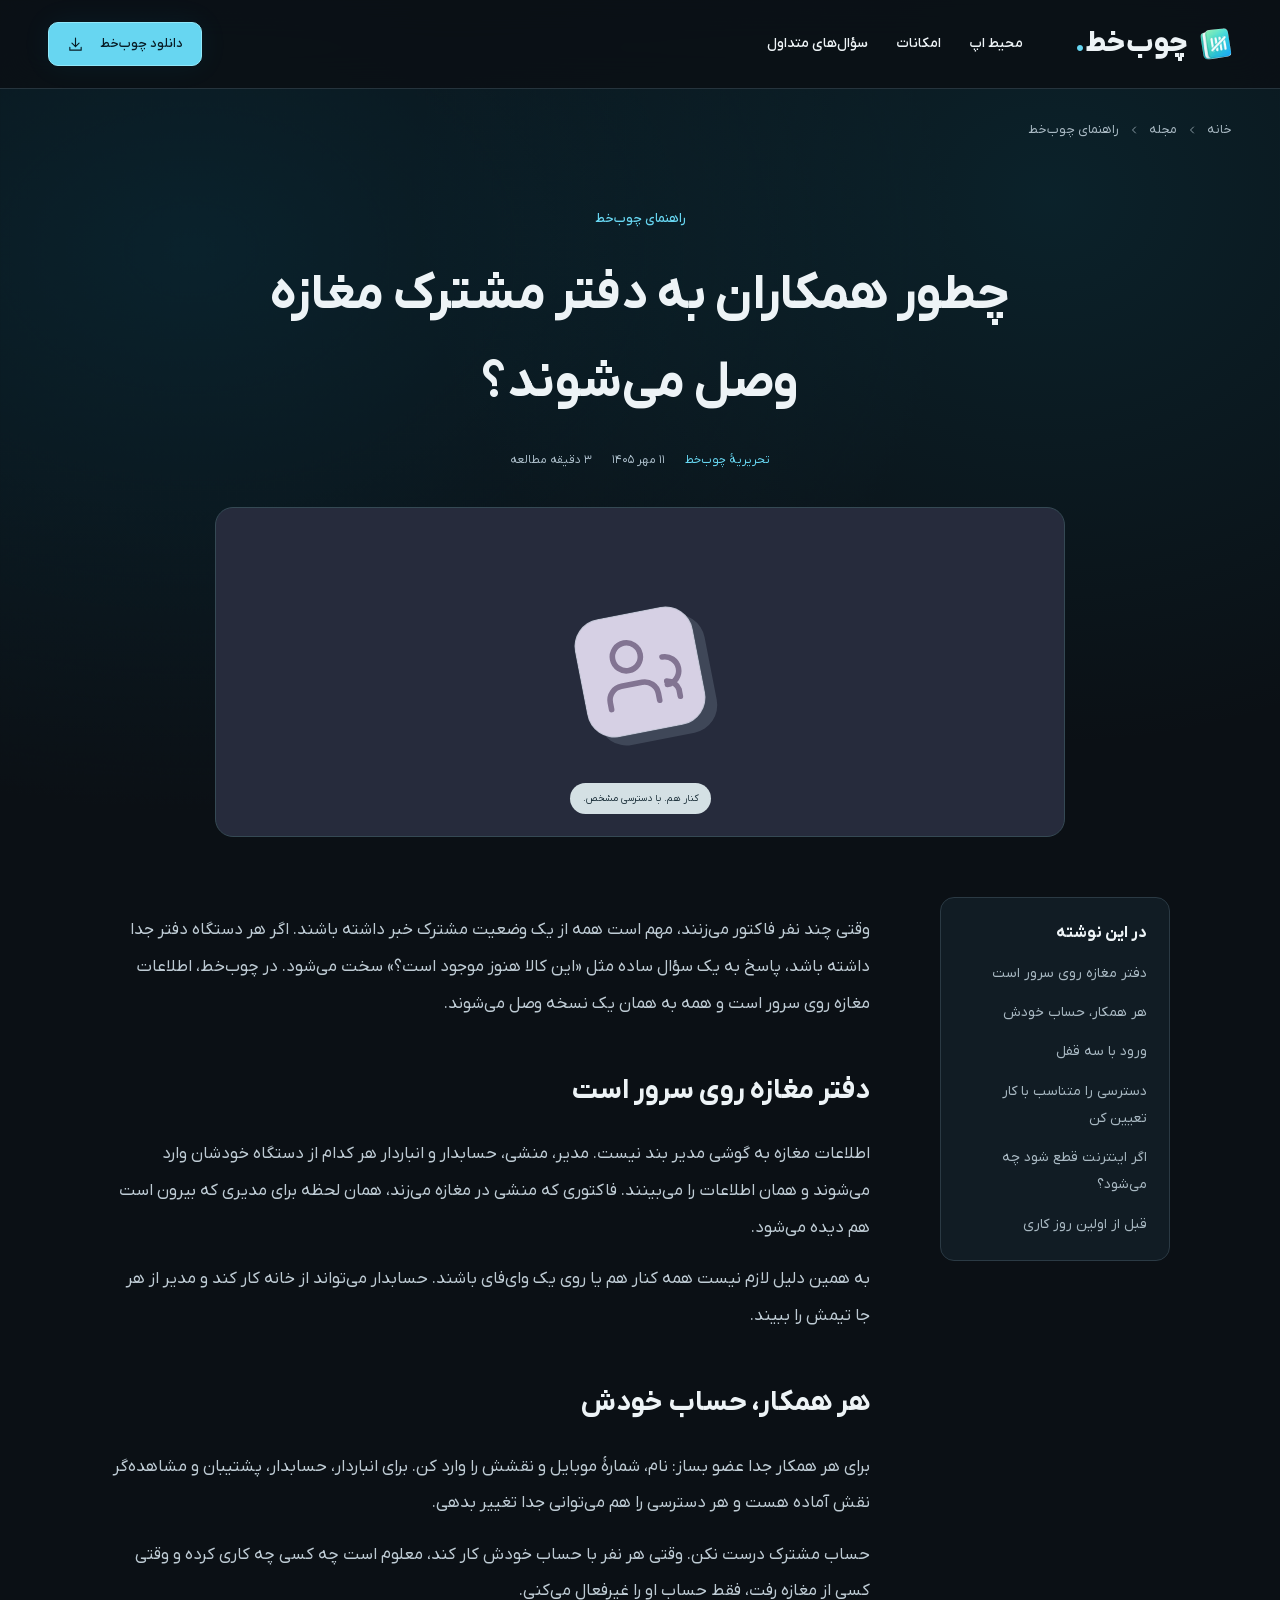
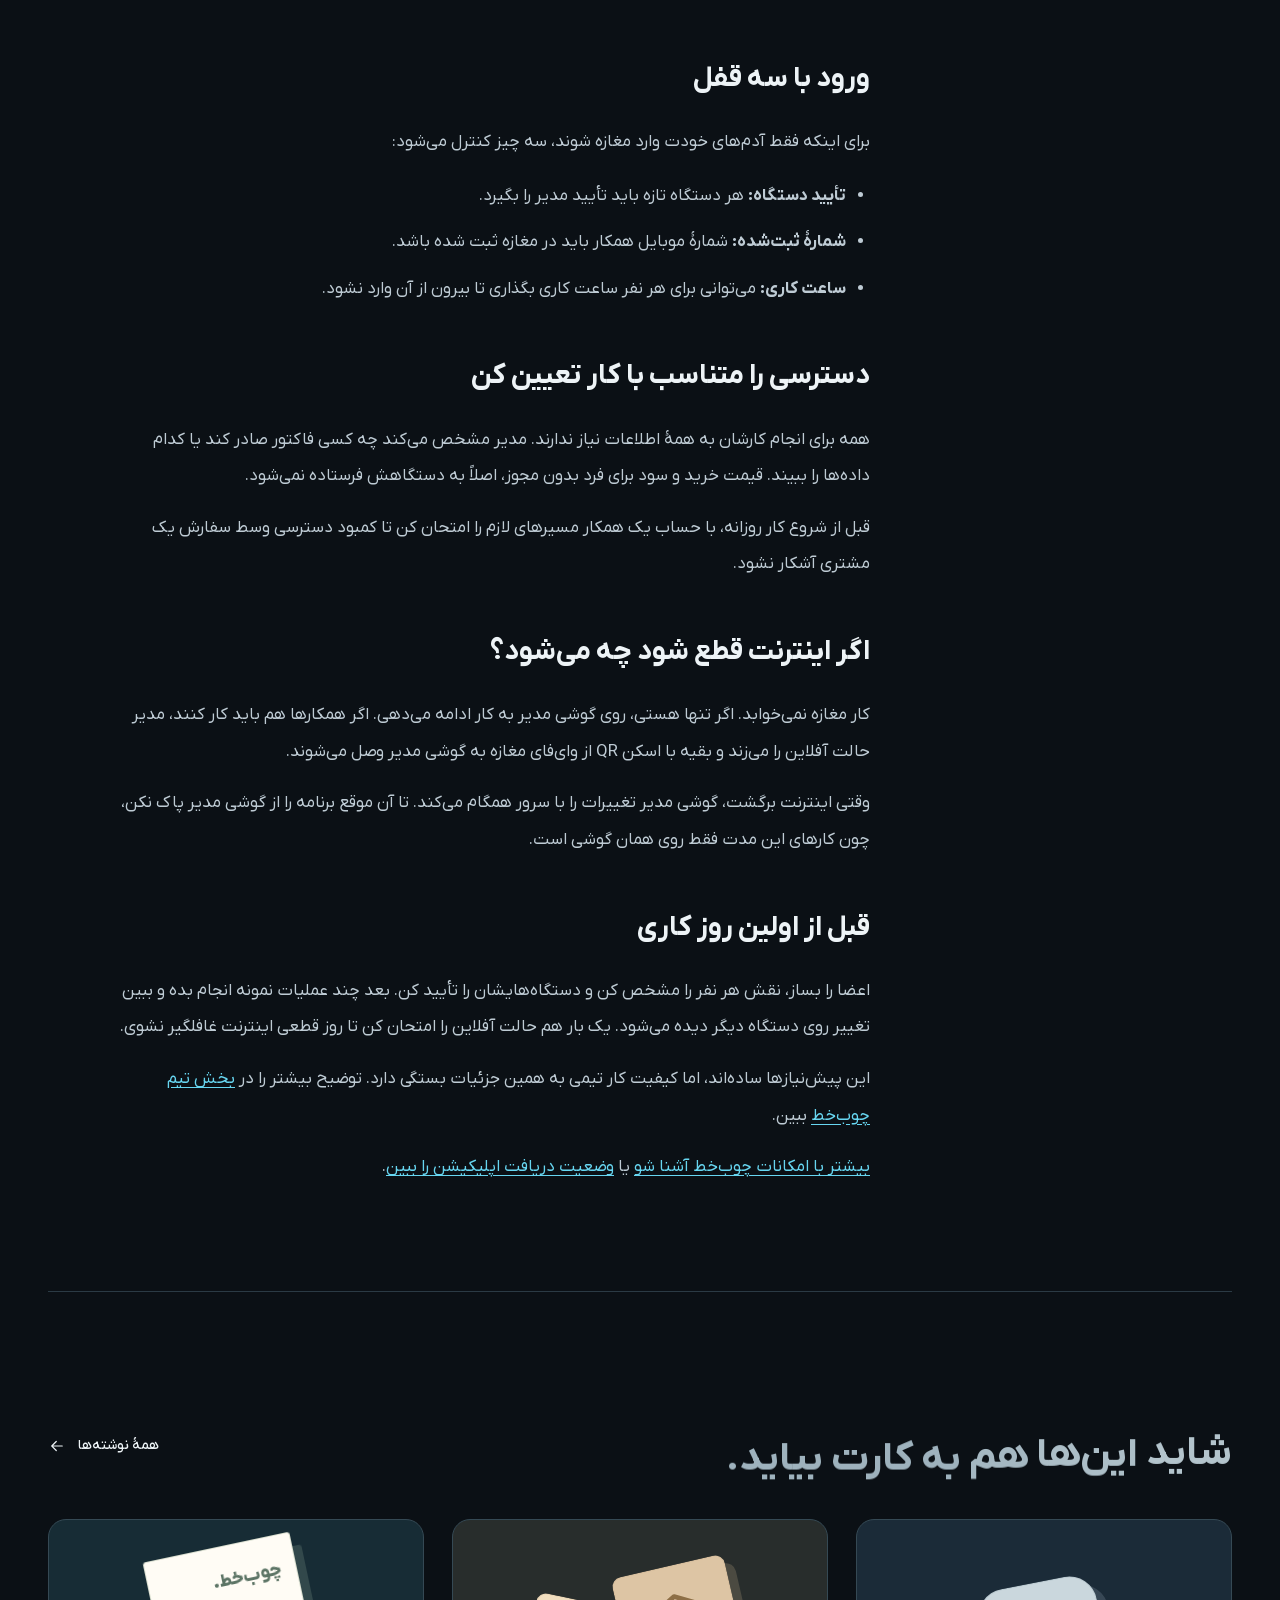
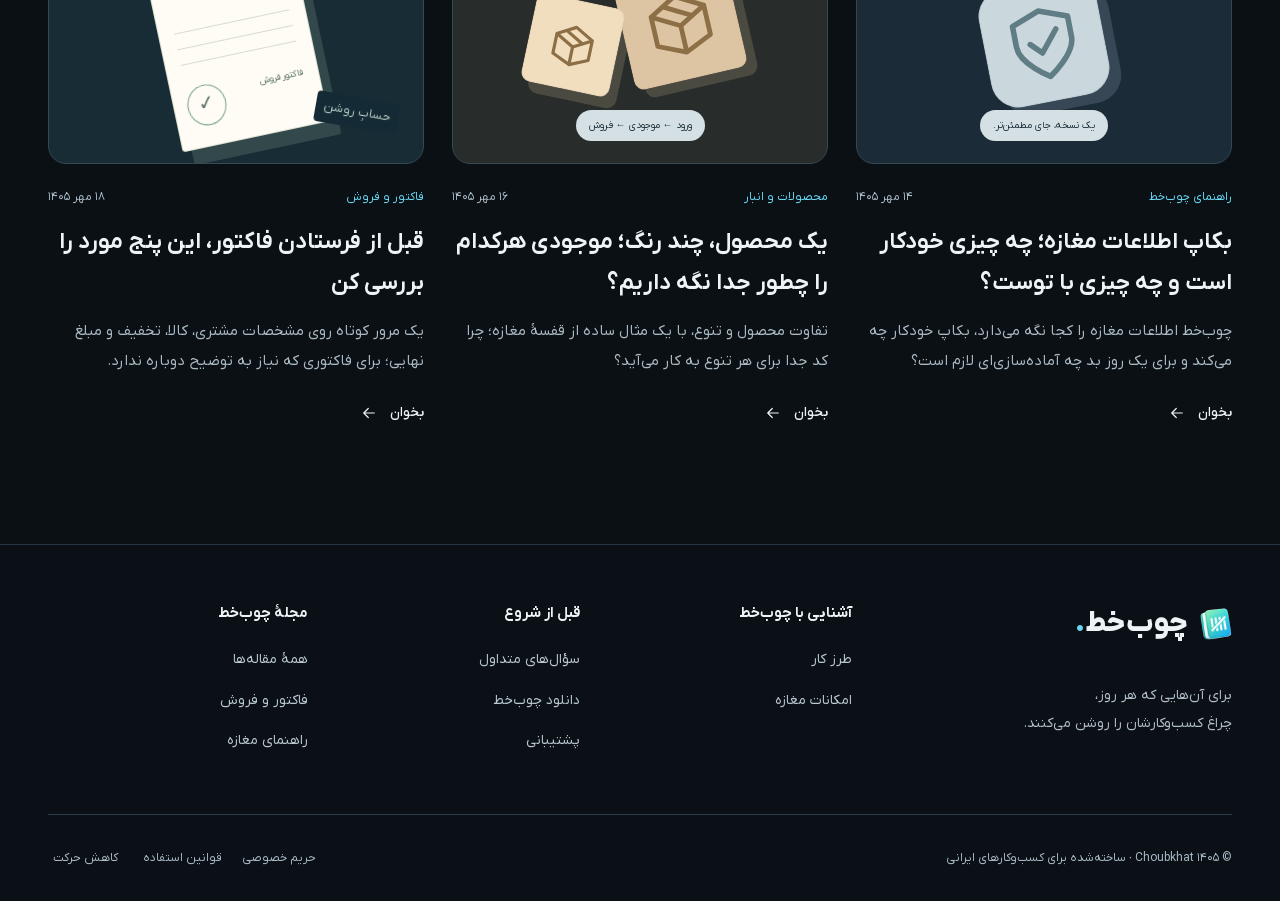
<file: blog/local-team/index.html>
<!DOCTYPE html><html lang="fa" dir="rtl"><head><meta charset="UTF-8"><meta name="viewport" content="width=device-width, initial-scale=1"><title>چطور همکاران به دفتر مشترک مغازه وصل می‌شوند؟ | چوب‌خط</title><meta name="description" content="حساب جدا برای هر همکار، نقش و دسترسی، تأیید دستگاه و کار در زمان قطع اینترنت؛ چیزهایی که پیش از شروع کار تیمی باید بدانی."><meta name="robots" content="index, follow, max-image-preview:large"><link rel="canonical" href="https://choubkhat.ir/blog/local-team/"><link rel="icon" href="/favicon.svg" type="image/svg+xml"><link rel="preload" href="/fonts/IRANYekanX.woff2" as="font" type="font/woff2" crossorigin><meta name="theme-color" content="#0b1015"><meta property="og:type" content="article"><meta property="og:locale" content="fa_IR"><meta property="og:site_name" content="Choubkhat | چوب‌خط"><meta property="og:title" content="چطور همکاران به دفتر مشترک مغازه وصل می‌شوند؟"><meta property="og:description" content="حساب جدا برای هر همکار، نقش و دسترسی، تأیید دستگاه و کار در زمان قطع اینترنت؛ چیزهایی که پیش از شروع کار تیمی باید بدانی."><meta property="og:url" content="https://choubkhat.ir/blog/local-team/"><meta property="og:image" content="https://choubkhat.ir/images/social.jpg"><meta property="og:image:width" content="1200"><meta property="og:image:height" content="630"><meta name="twitter:card" content="summary_large_image"><meta name="twitter:title" content="چطور همکاران به دفتر مشترک مغازه وصل می‌شوند؟"><meta name="twitter:description" content="حساب جدا برای هر همکار، نقش و دسترسی، تأیید دستگاه و کار در زمان قطع اینترنت؛ چیزهایی که پیش از شروع کار تیمی باید بدانی."><meta name="twitter:image" content="https://choubkhat.ir/images/social.jpg"><script type="application/ld+json">[{"@context":"https://schema.org","@type":"WebSite","name":"چوب‌خط","alternateName":["Choubkhat","چوبخط"],"url":"https://choubkhat.ir/","inLanguage":"fa-IR"},{"@context":"https://schema.org","@type":"BlogPosting","headline":"چطور همکاران به دفتر مشترک مغازه وصل می‌شوند؟","description":"حساب جدا برای هر همکار، نقش و دسترسی، تأیید دستگاه و کار در زمان قطع اینترنت؛ چیزهایی که پیش از شروع کار تیمی باید بدانی.","datePublished":"2026-10-03T00:00:00.000Z","dateModified":"2026-10-30T00:00:00.000Z","author":{"@type":"Organization","name":"تحریریهٔ چوب‌خط"},"publisher":{"@type":"Organization","name":"Choubkhat","logo":{"@type":"ImageObject","url":"https://choubkhat.ir/favicon.svg"}},"image":"https://choubkhat.ir/images/social.jpg","mainEntityOfPage":"https://choubkhat.ir/blog/local-team/","inLanguage":"fa-IR"}]</script><link rel="stylesheet" href="/_astro/_page_.CpP-yyYn.css"></head><body><div class="ambient-light" aria-hidden="true"></div><a href="#main" class="skip-link">رفتن به محتوای اصلی</a><header class="site-header"><div class="container header-inner"><a class="brand" href="/" aria-label="چوب‌خط، صفحهٔ اصلی"><svg width="48" height="48" viewBox="250 220 1140 1150" aria-hidden="true"><defs><clipPath id="logo-3092a794-9f52-4bbf-894e-ae984e27a386"><path d="M1070 239 C1170 230 1232 292 1247 395 L1361 1095 C1376 1177 1330 1221 1241 1236 L581 1346 C493 1369 392 1304 378 1224 L270 555 C256 478 286 433 339 408 L439 373 C455 331 507 306 574 293 Z"></path></clipPath></defs><image href="/_astro/choubkhat-logo.DtoyaHQM_Z2aePK0.webp" width="1600" height="1600" clip-path="url(#logo-3092a794-9f52-4bbf-894e-ae984e27a386)"></image></svg><span>چوب‌خط<span class="brand-dot">.</span></span></a> <nav id="main-navigation" class="main-nav" aria-label="منوی اصلی"><a href="/#in-action">محیط اپ</a><a href="/#features">امکانات</a><a href="/#questions">سؤال‌های متداول</a></nav> <div class="header-actions"><a href="/download/" class="button button-small button-dark">دانلود چوب‌خط<svg class width="17" height="17" viewBox="0 0 24 24" fill="none" stroke="currentColor" stroke-width="1.6" stroke-linecap="round" stroke-linejoin="round" aria-hidden="true"><path d="M12 3v12m-5-5 5 5 5-5M4 16v4h16v-4"></path></svg></a><button class="menu-toggle" aria-label="باز کردن منو" aria-controls="main-navigation" aria-expanded="false"><svg class width="24" height="24" viewBox="0 0 24 24" fill="none" stroke="currentColor" stroke-width="1.6" stroke-linecap="round" stroke-linejoin="round" aria-hidden="true"><path d="M4 6h16M4 12h16M4 18h16"></path></svg></button></div> </div></header><main id="main"><div class="reading-progress" aria-hidden="true"></div><div class="container"><nav class="breadcrumb" aria-label="مسیر صفحه"><a href="/">خانه</a><svg class width="12" height="12" viewBox="0 0 24 24" fill="none" stroke="currentColor" stroke-width="1.6" stroke-linecap="round" stroke-linejoin="round" aria-hidden="true"><path d="m15 18-6-6 6-6"></path></svg><a href="/blog/">مجله</a><svg class width="12" height="12" viewBox="0 0 24 24" fill="none" stroke="currentColor" stroke-width="1.6" stroke-linecap="round" stroke-linejoin="round" aria-hidden="true"><path d="m15 18-6-6 6-6"></path></svg><a href="/blog/category/guides/">راهنمای چوب‌خط</a></nav><header class="article-head"><span class="eyebrow">راهنمای چوب‌خط</span><h1>چطور همکاران به دفتر مشترک مغازه وصل می‌شوند؟</h1><div class="article-meta"><span>تحریریهٔ چوب‌خط</span><time datetime="2026-10-03T00:00:00.000Z">۱۱ مهر ۱۴۰۵</time><span>۳ دقیقه مطالعه</span></div></header><div class="article-cover"><div class="article-art art-team" aria-hidden="true"><div class="art-safe"><svg class width="84" height="84" viewBox="0 0 24 24" fill="none" stroke="currentColor" stroke-width="1.6" stroke-linecap="round" stroke-linejoin="round" aria-hidden="true"><path d="M16 21v-2a4 4 0 0 0-4-4H6a4 4 0 0 0-4 4v2m17-12a4 4 0 0 1 0 8m3 4v-2a4 4 0 0 0-3-3M13 7a4 4 0 1 1-8 0 4 4 0 0 1 8 0Z"></path></svg></div><span class="art-tag">کنار هم. با دسترسی مشخص.</span></div></div><div class="article-layout"><nav class="article-toc" aria-label="فهرست این نوشته"><h2>در این نوشته</h2><a href="#دفتر-مغازه-روی-سرور-است">دفتر مغازه روی سرور است</a><a href="#هر-همکار-حساب-خودش">هر همکار، حساب خودش</a><a href="#ورود-با-سه-قفل">ورود با سه قفل</a><a href="#دسترسی-را-متناسب-با-کار-تعیین-کن">دسترسی را متناسب با کار تعیین کن</a><a href="#اگر-اینترنت-قطع-شود-چه-میشود">اگر اینترنت قطع شود چه می‌شود؟</a><a href="#قبل-از-اولین-روز-کاری">قبل از اولین روز کاری</a></nav><article class="prose"><p>وقتی چند نفر فاکتور می‌زنند، مهم است همه از یک وضعیت مشترک خبر داشته باشند. اگر هر دستگاه دفتر جدا داشته باشد، پاسخ به یک سؤال ساده مثل «این کالا هنوز موجود است؟» سخت می‌شود. در چوب‌خط، اطلاعات مغازه روی سرور است و همه به همان یک نسخه وصل می‌شوند.</p>
<h2 id="دفتر-مغازه-روی-سرور-است">دفتر مغازه روی سرور است</h2>
<p>اطلاعات مغازه به گوشی مدیر بند نیست. مدیر، منشی، حسابدار و انباردار هر کدام از دستگاه خودشان وارد می‌شوند و همان اطلاعات را می‌بینند. فاکتوری که منشی در مغازه می‌زند، همان لحظه برای مدیری که بیرون است هم دیده می‌شود.</p>
<p>به همین دلیل لازم نیست همه کنار هم یا روی یک وای‌فای باشند. حسابدار می‌تواند از خانه کار کند و مدیر از هر جا تیمش را ببیند.</p>
<h2 id="هر-همکار-حساب-خودش">هر همکار، حساب خودش</h2>
<p>برای هر همکار جدا عضو بساز: نام، شمارهٔ موبایل و نقشش را وارد کن. برای انباردار، حسابدار، پشتیبان و مشاهده‌گر نقش آماده هست و هر دسترسی را هم می‌توانی جدا تغییر بدهی.</p>
<p>حساب مشترک درست نکن. وقتی هر نفر با حساب خودش کار کند، معلوم است چه کسی چه کاری کرده و وقتی کسی از مغازه رفت، فقط حساب او را غیرفعال می‌کنی.</p>
<h2 id="ورود-با-سه-قفل">ورود با سه قفل</h2>
<p>برای اینکه فقط آدم‌های خودت وارد مغازه شوند، سه چیز کنترل می‌شود:</p>
<ul>
<li><strong>تأیید دستگاه:</strong> هر دستگاه تازه باید تأیید مدیر را بگیرد.</li>
<li><strong>شمارهٔ ثبت‌شده:</strong> شمارهٔ موبایل همکار باید در مغازه ثبت شده باشد.</li>
<li><strong>ساعت کاری:</strong> می‌توانی برای هر نفر ساعت کاری بگذاری تا بیرون از آن وارد نشود.</li>
</ul>
<h2 id="دسترسی-را-متناسب-با-کار-تعیین-کن">دسترسی را متناسب با کار تعیین کن</h2>
<p>همه برای انجام کارشان به همهٔ اطلاعات نیاز ندارند. مدیر مشخص می‌کند چه کسی فاکتور صادر کند یا کدام داده‌ها را ببیند. قیمت خرید و سود برای فرد بدون مجوز، اصلاً به دستگاهش فرستاده نمی‌شود.</p>
<p>قبل از شروع کار روزانه، با حساب یک همکار مسیرهای لازم را امتحان کن تا کمبود دسترسی وسط سفارش یک مشتری آشکار نشود.</p>
<h2 id="اگر-اینترنت-قطع-شود-چه-میشود">اگر اینترنت قطع شود چه می‌شود؟</h2>
<p>کار مغازه نمی‌خوابد. اگر تنها هستی، روی گوشی مدیر به کار ادامه می‌دهی. اگر همکارها هم باید کار کنند، مدیر حالت آفلاین را می‌زند و بقیه با اسکن QR از وای‌فای مغازه به گوشی مدیر وصل می‌شوند.</p>
<p>وقتی اینترنت برگشت، گوشی مدیر تغییرات را با سرور همگام می‌کند. تا آن موقع برنامه را از گوشی مدیر پاک نکن، چون کارهای این مدت فقط روی همان گوشی است.</p>
<h2 id="قبل-از-اولین-روز-کاری">قبل از اولین روز کاری</h2>
<p>اعضا را بساز، نقش هر نفر را مشخص کن و دستگاه‌هایشان را تأیید کن. بعد چند عملیات نمونه انجام بده و ببین تغییر روی دستگاه دیگر دیده می‌شود. یک بار هم حالت آفلاین را امتحان کن تا روز قطعی اینترنت غافلگیر نشوی.</p>
<p>این پیش‌نیازها ساده‌اند، اما کیفیت کار تیمی به همین جزئیات بستگی دارد. توضیح بیشتر را در <a href="/#team">بخش تیم چوب‌خط</a> ببین.</p><p><a href="/#features">بیشتر با امکانات چوب‌خط آشنا شو</a> یا <a href="/download/">وضعیت دریافت اپلیکیشن را ببین</a>.</p></article></div><section class="section" style="border-top:1px solid var(--line)"><div class="section-heading"><h2>شاید این‌ها هم به کارت بیاید.</h2><a class="text-link" href="/blog/">همهٔ نوشته‌ها<svg class width="18" height="18" viewBox="0 0 24 24" fill="none" stroke="currentColor" stroke-width="1.6" stroke-linecap="round" stroke-linejoin="round" aria-hidden="true"><path d="M19 12H5m6-6-6 6 6 6"></path></svg></a></div><div class="articles-grid"><article class="article-card"><a href="/blog/backup-outside-phone/" tabindex="-1" aria-hidden="true"><div class="article-art art-backup" aria-hidden="true"><div class="art-safe"><svg class width="84" height="84" viewBox="0 0 24 24" fill="none" stroke="currentColor" stroke-width="1.6" stroke-linecap="round" stroke-linejoin="round" aria-hidden="true"><path d="m12 3 8 3v6c0 5-8 10-8 10S4 17 4 12V6l8-3Zm-4 9 3 3 5-6"></path></svg></div><span class="art-tag">یک نسخه، جای مطمئن‌تر.</span></div></a><div class="article-meta"><span>راهنمای چوب‌خط</span><span>۱۴ مهر ۱۴۰۵</span></div><h3><a href="/blog/backup-outside-phone/">بکاپ اطلاعات مغازه؛ چه چیزی خودکار است و چه چیزی با توست؟</a></h3><p>چوب‌خط اطلاعات مغازه را کجا نگه می‌دارد، بکاپ خودکار چه می‌کند و برای یک روز بد چه آماده‌سازی‌ای لازم است؟</p><a class="text-link" href="/blog/backup-outside-phone/" aria-label="مطالعهٔ بکاپ اطلاعات مغازه؛ چه چیزی خودکار است و چه چیزی با توست؟">بخوان<svg class width="18" height="18" viewBox="0 0 24 24" fill="none" stroke="currentColor" stroke-width="1.6" stroke-linecap="round" stroke-linejoin="round" aria-hidden="true"><path d="M19 12H5m6-6-6 6 6 6"></path></svg></a></article><article class="article-card"><a href="/blog/variants-and-stock/" tabindex="-1" aria-hidden="true"><div class="article-art art-shelf" aria-hidden="true"><div class="art-cube cube-a"><svg class width="72" height="72" viewBox="0 0 24 24" fill="none" stroke="currentColor" stroke-width="1.6" stroke-linecap="round" stroke-linejoin="round" aria-hidden="true"><path d="m12 3 9 5-9 5-9-5 9-5Zm-9 5v10l9 4 9-4V8m-9 5v9M7.5 5.5l9 5"></path></svg></div><div class="art-cube cube-b"><svg class width="48" height="48" viewBox="0 0 24 24" fill="none" stroke="currentColor" stroke-width="1.6" stroke-linecap="round" stroke-linejoin="round" aria-hidden="true"><path d="m12 3 9 5-9 5-9-5 9-5Zm-9 5v10l9 4 9-4V8m-9 5v9M7.5 5.5l9 5"></path></svg></div><span class="art-tag">ورود ← موجودی ← فروش</span></div></a><div class="article-meta"><span>محصولات و انبار</span><span>۱۶ مهر ۱۴۰۵</span></div><h3><a href="/blog/variants-and-stock/">یک محصول، چند رنگ؛ موجودی هرکدام را چطور جدا نگه داریم؟</a></h3><p>تفاوت محصول و تنوع، با یک مثال ساده از قفسهٔ مغازه؛ چرا کد جدا برای هر تنوع به کار می‌آید؟</p><a class="text-link" href="/blog/variants-and-stock/" aria-label="مطالعهٔ یک محصول، چند رنگ؛ موجودی هرکدام را چطور جدا نگه داریم؟">بخوان<svg class width="18" height="18" viewBox="0 0 24 24" fill="none" stroke="currentColor" stroke-width="1.6" stroke-linecap="round" stroke-linejoin="round" aria-hidden="true"><path d="M19 12H5m6-6-6 6 6 6"></path></svg></a></article><article class="article-card"><a href="/blog/invoice-checklist/" tabindex="-1" aria-hidden="true"><div class="article-art art-invoice" aria-hidden="true"><div class="art-paper"><div class="art-mark">چوب‌خط.</div><i></i><i></i><i></i><span>فاکتور فروش</span><div class="art-sign">✓</div></div><span class="art-scribble">حسابِ روشن</span></div></a><div class="article-meta"><span>فاکتور و فروش</span><span>۱۸ مهر ۱۴۰۵</span></div><h3><a href="/blog/invoice-checklist/">قبل از فرستادن فاکتور، این پنج مورد را بررسی کن</a></h3><p>یک مرور کوتاه روی مشخصات مشتری، کالا، تخفیف و مبلغ نهایی؛ برای فاکتوری که نیاز به توضیح دوباره ندارد.</p><a class="text-link" href="/blog/invoice-checklist/" aria-label="مطالعهٔ قبل از فرستادن فاکتور، این پنج مورد را بررسی کن">بخوان<svg class width="18" height="18" viewBox="0 0 24 24" fill="none" stroke="currentColor" stroke-width="1.6" stroke-linecap="round" stroke-linejoin="round" aria-hidden="true"><path d="M19 12H5m6-6-6 6 6 6"></path></svg></a></article></div></section></div></main><footer class="site-footer"><div class="container"><div class="footer-top"><div class="footer-brand"><a class="brand" href="/" aria-label="چوب‌خط، صفحهٔ اصلی"><svg width="48" height="48" viewBox="250 220 1140 1150" aria-hidden="true"><defs><clipPath id="logo-91ed9d69-5f4f-4726-b468-bbcb07f6a19c"><path d="M1070 239 C1170 230 1232 292 1247 395 L1361 1095 C1376 1177 1330 1221 1241 1236 L581 1346 C493 1369 392 1304 378 1224 L270 555 C256 478 286 433 339 408 L439 373 C455 331 507 306 574 293 Z"></path></clipPath></defs><image href="/_astro/choubkhat-logo.DtoyaHQM_Z2aePK0.webp" width="1600" height="1600" clip-path="url(#logo-91ed9d69-5f4f-4726-b468-bbcb07f6a19c)"></image></svg><span>چوب‌خط<span class="brand-dot">.</span></span></a><p>برای آن‌هایی که هر روز،<br>چراغ کسب‌وکارشان را روشن می‌کنند.</p></div><div><h2>آشنایی با چوب‌خط</h2><a href="/#in-action">طرز کار</a><a href="/#features">امکانات مغازه</a></div><div><h2>قبل از شروع</h2><a href="/#questions">سؤال‌های متداول</a><a href="/download/">دانلود چوب‌خط</a><a href="mailto:support@choubkhat.ir">پشتیبانی</a></div><div><h2>مجلهٔ چوب‌خط</h2><a href="/blog/">همهٔ مقاله‌ها</a><a href="/blog/category/invoicing/">فاکتور و فروش</a><a href="/blog/category/guides/">راهنمای مغازه</a></div></div><div class="footer-bottom"><span>© ۱۴۰۵ Choubkhat · ساخته‌شده برای کسب‌وکارهای ایرانی</span><div><a href="/privacy/">حریم خصوصی</a><a href="/terms/">قوانین استفاده</a><button class="motion-toggle" aria-pressed="false">کاهش حرکت</button></div></div></div></footer><script type="module" src="/_astro/Base.astro_astro_type_script_index_0_lang.DYFPYrbG.js"></script></body></html>
</file>
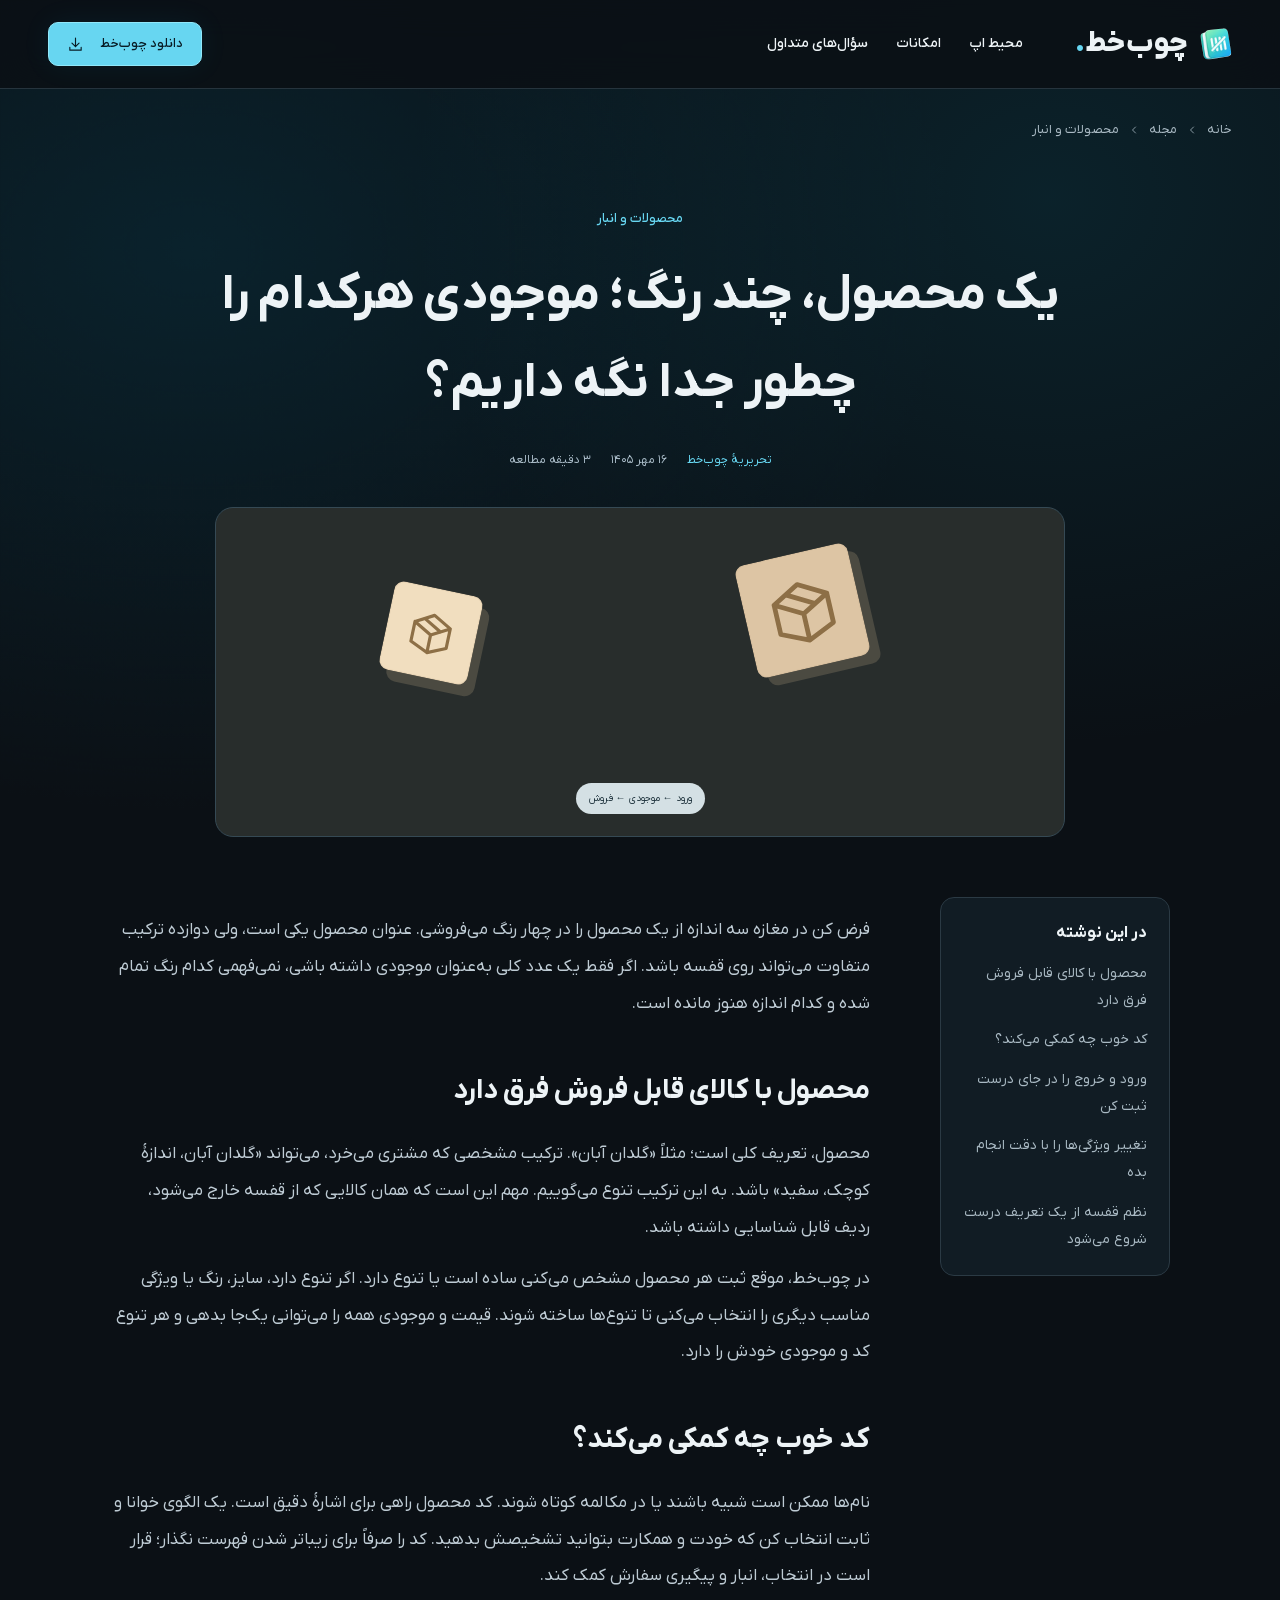
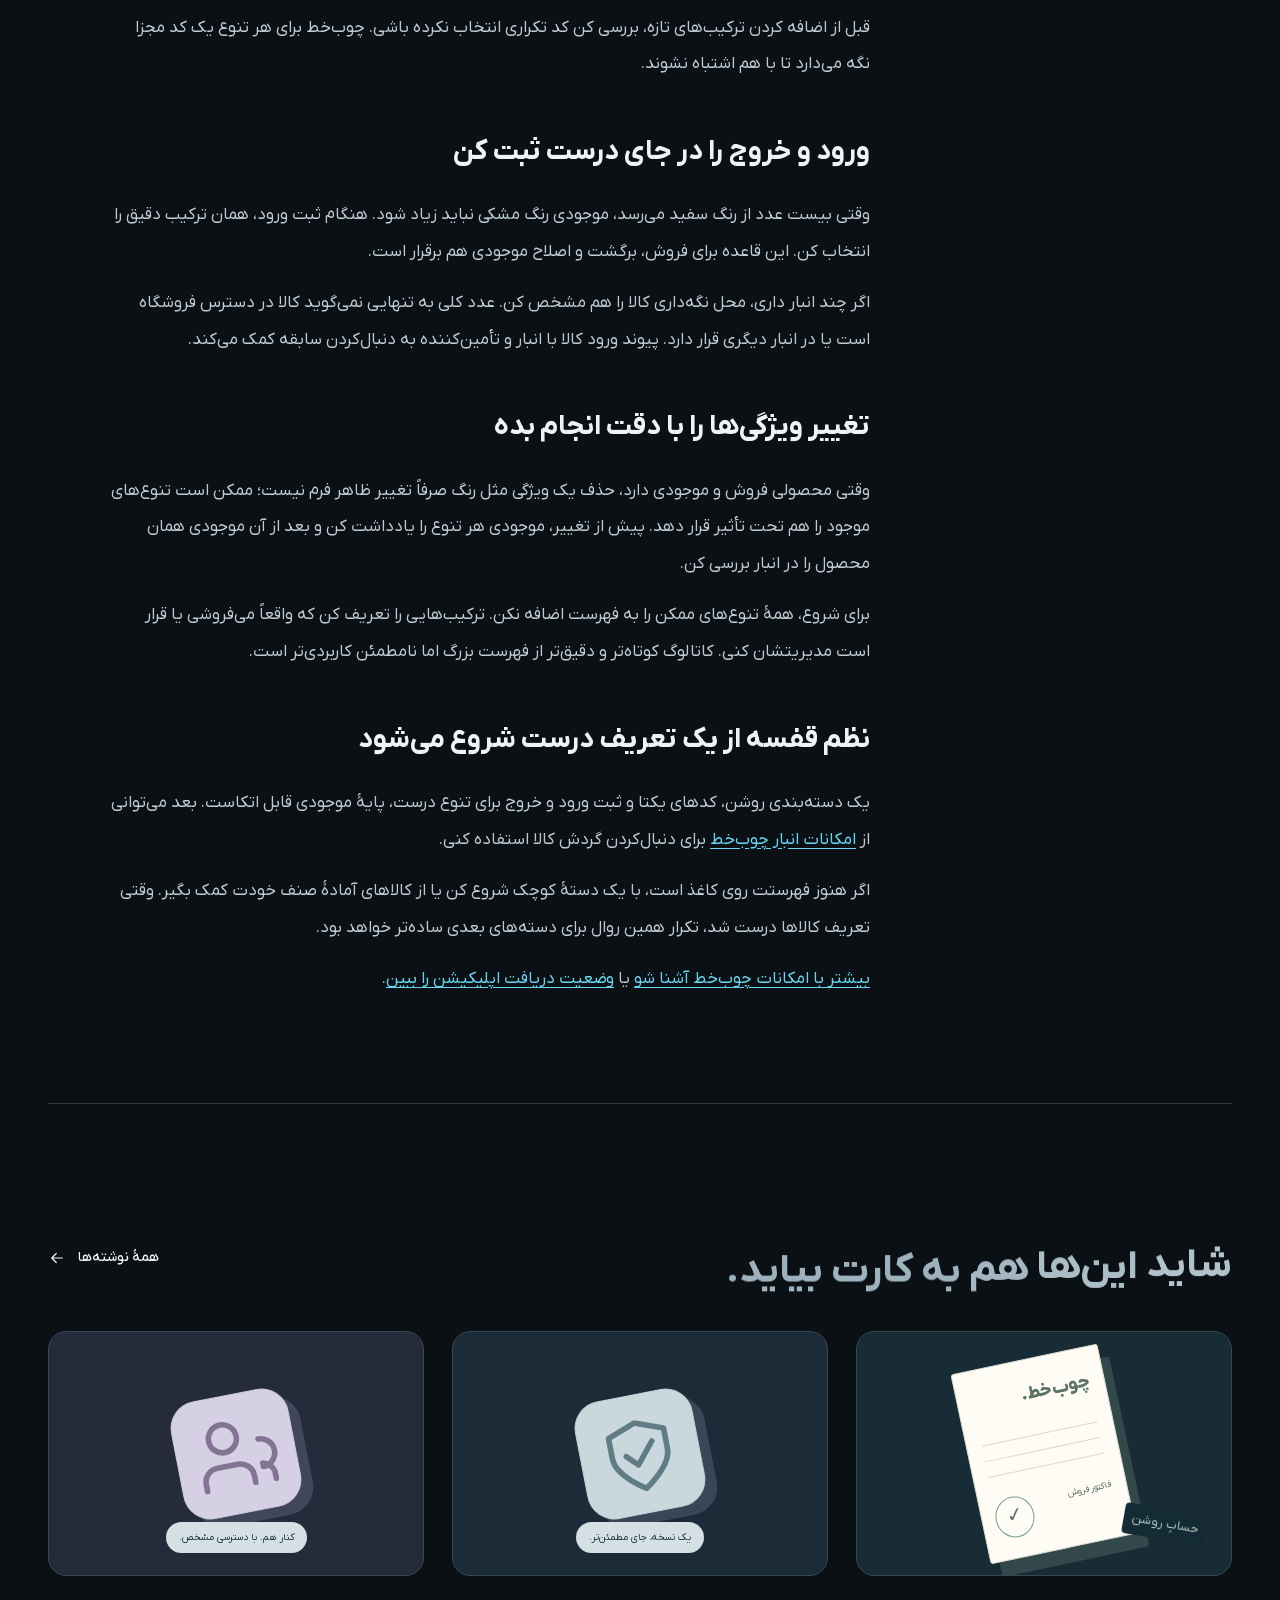
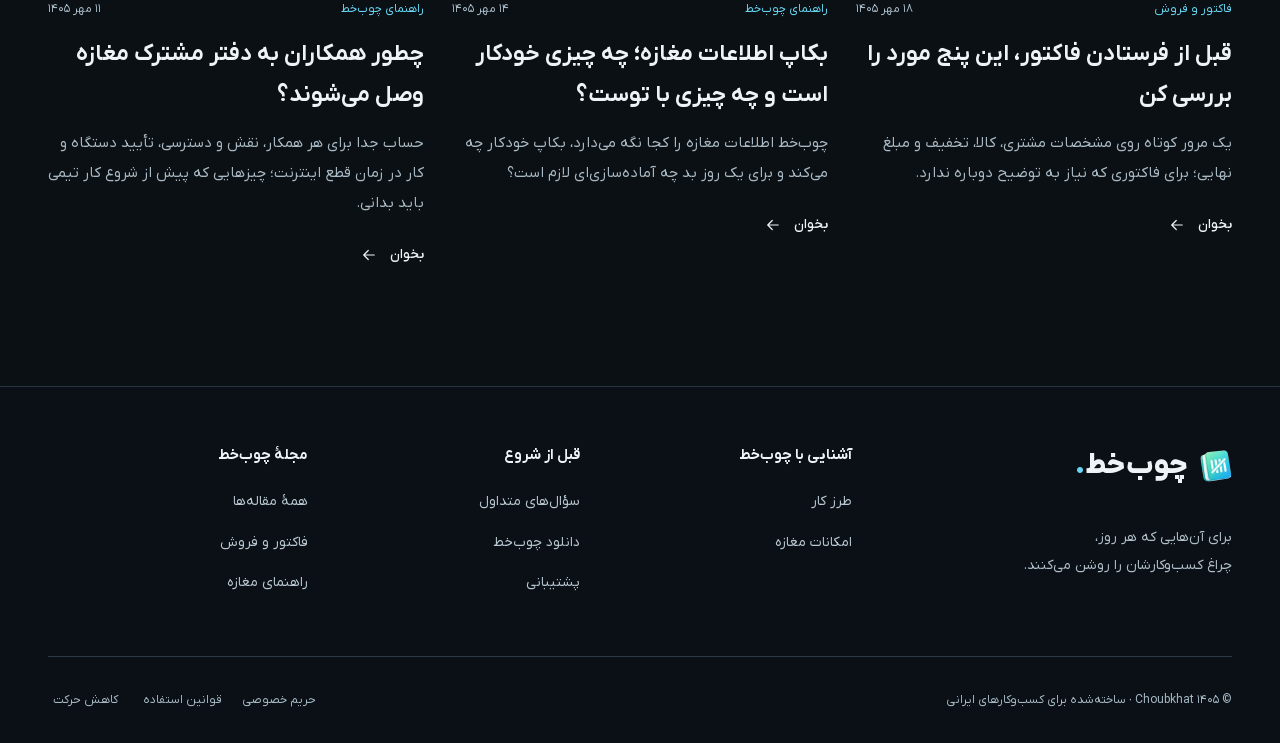
<file: blog/variants-and-stock/index.html>
<!DOCTYPE html><html lang="fa" dir="rtl"><head><meta charset="UTF-8"><meta name="viewport" content="width=device-width, initial-scale=1"><title>یک محصول، چند رنگ؛ موجودی هرکدام را چطور جدا نگه داریم؟ | چوب‌خط</title><meta name="description" content="تفاوت محصول و تنوع، با یک مثال ساده از قفسهٔ مغازه؛ چرا کد جدا برای هر تنوع به کار می‌آید؟"><meta name="robots" content="index, follow, max-image-preview:large"><link rel="canonical" href="https://choubkhat.ir/blog/variants-and-stock/"><link rel="icon" href="/favicon.svg" type="image/svg+xml"><link rel="preload" href="/fonts/IRANYekanX.woff2" as="font" type="font/woff2" crossorigin><meta name="theme-color" content="#0b1015"><meta property="og:type" content="article"><meta property="og:locale" content="fa_IR"><meta property="og:site_name" content="Choubkhat | چوب‌خط"><meta property="og:title" content="یک محصول، چند رنگ؛ موجودی هرکدام را چطور جدا نگه داریم؟"><meta property="og:description" content="تفاوت محصول و تنوع، با یک مثال ساده از قفسهٔ مغازه؛ چرا کد جدا برای هر تنوع به کار می‌آید؟"><meta property="og:url" content="https://choubkhat.ir/blog/variants-and-stock/"><meta property="og:image" content="https://choubkhat.ir/images/social.jpg"><meta property="og:image:width" content="1200"><meta property="og:image:height" content="630"><meta name="twitter:card" content="summary_large_image"><meta name="twitter:title" content="یک محصول، چند رنگ؛ موجودی هرکدام را چطور جدا نگه داریم؟"><meta name="twitter:description" content="تفاوت محصول و تنوع، با یک مثال ساده از قفسهٔ مغازه؛ چرا کد جدا برای هر تنوع به کار می‌آید؟"><meta name="twitter:image" content="https://choubkhat.ir/images/social.jpg"><script type="application/ld+json">[{"@context":"https://schema.org","@type":"WebSite","name":"چوب‌خط","alternateName":["Choubkhat","چوبخط"],"url":"https://choubkhat.ir/","inLanguage":"fa-IR"},{"@context":"https://schema.org","@type":"BlogPosting","headline":"یک محصول، چند رنگ؛ موجودی هرکدام را چطور جدا نگه داریم؟","description":"تفاوت محصول و تنوع، با یک مثال ساده از قفسهٔ مغازه؛ چرا کد جدا برای هر تنوع به کار می‌آید؟","datePublished":"2026-10-08T00:00:00.000Z","dateModified":"2026-10-08T00:00:00.000Z","author":{"@type":"Organization","name":"تحریریهٔ چوب‌خط"},"publisher":{"@type":"Organization","name":"Choubkhat","logo":{"@type":"ImageObject","url":"https://choubkhat.ir/favicon.svg"}},"image":"https://choubkhat.ir/images/social.jpg","mainEntityOfPage":"https://choubkhat.ir/blog/variants-and-stock/","inLanguage":"fa-IR"}]</script><link rel="stylesheet" href="/_astro/_page_.CpP-yyYn.css"></head><body><div class="ambient-light" aria-hidden="true"></div><a href="#main" class="skip-link">رفتن به محتوای اصلی</a><header class="site-header"><div class="container header-inner"><a class="brand" href="/" aria-label="چوب‌خط، صفحهٔ اصلی"><svg width="48" height="48" viewBox="250 220 1140 1150" aria-hidden="true"><defs><clipPath id="logo-ef4e3c1f-efc7-4521-ae11-65f3b8ad0872"><path d="M1070 239 C1170 230 1232 292 1247 395 L1361 1095 C1376 1177 1330 1221 1241 1236 L581 1346 C493 1369 392 1304 378 1224 L270 555 C256 478 286 433 339 408 L439 373 C455 331 507 306 574 293 Z"></path></clipPath></defs><image href="/_astro/choubkhat-logo.DtoyaHQM_Z2aePK0.webp" width="1600" height="1600" clip-path="url(#logo-ef4e3c1f-efc7-4521-ae11-65f3b8ad0872)"></image></svg><span>چوب‌خط<span class="brand-dot">.</span></span></a> <nav id="main-navigation" class="main-nav" aria-label="منوی اصلی"><a href="/#in-action">محیط اپ</a><a href="/#features">امکانات</a><a href="/#questions">سؤال‌های متداول</a></nav> <div class="header-actions"><a href="/download/" class="button button-small button-dark">دانلود چوب‌خط<svg class width="17" height="17" viewBox="0 0 24 24" fill="none" stroke="currentColor" stroke-width="1.6" stroke-linecap="round" stroke-linejoin="round" aria-hidden="true"><path d="M12 3v12m-5-5 5 5 5-5M4 16v4h16v-4"></path></svg></a><button class="menu-toggle" aria-label="باز کردن منو" aria-controls="main-navigation" aria-expanded="false"><svg class width="24" height="24" viewBox="0 0 24 24" fill="none" stroke="currentColor" stroke-width="1.6" stroke-linecap="round" stroke-linejoin="round" aria-hidden="true"><path d="M4 6h16M4 12h16M4 18h16"></path></svg></button></div> </div></header><main id="main"><div class="reading-progress" aria-hidden="true"></div><div class="container"><nav class="breadcrumb" aria-label="مسیر صفحه"><a href="/">خانه</a><svg class width="12" height="12" viewBox="0 0 24 24" fill="none" stroke="currentColor" stroke-width="1.6" stroke-linecap="round" stroke-linejoin="round" aria-hidden="true"><path d="m15 18-6-6 6-6"></path></svg><a href="/blog/">مجله</a><svg class width="12" height="12" viewBox="0 0 24 24" fill="none" stroke="currentColor" stroke-width="1.6" stroke-linecap="round" stroke-linejoin="round" aria-hidden="true"><path d="m15 18-6-6 6-6"></path></svg><a href="/blog/category/inventory/">محصولات و انبار</a></nav><header class="article-head"><span class="eyebrow">محصولات و انبار</span><h1>یک محصول، چند رنگ؛ موجودی هرکدام را چطور جدا نگه داریم؟</h1><div class="article-meta"><span>تحریریهٔ چوب‌خط</span><time datetime="2026-10-08T00:00:00.000Z">۱۶ مهر ۱۴۰۵</time><span>۳ دقیقه مطالعه</span></div></header><div class="article-cover"><div class="article-art art-shelf" aria-hidden="true"><div class="art-cube cube-a"><svg class width="72" height="72" viewBox="0 0 24 24" fill="none" stroke="currentColor" stroke-width="1.6" stroke-linecap="round" stroke-linejoin="round" aria-hidden="true"><path d="m12 3 9 5-9 5-9-5 9-5Zm-9 5v10l9 4 9-4V8m-9 5v9M7.5 5.5l9 5"></path></svg></div><div class="art-cube cube-b"><svg class width="48" height="48" viewBox="0 0 24 24" fill="none" stroke="currentColor" stroke-width="1.6" stroke-linecap="round" stroke-linejoin="round" aria-hidden="true"><path d="m12 3 9 5-9 5-9-5 9-5Zm-9 5v10l9 4 9-4V8m-9 5v9M7.5 5.5l9 5"></path></svg></div><span class="art-tag">ورود ← موجودی ← فروش</span></div></div><div class="article-layout"><nav class="article-toc" aria-label="فهرست این نوشته"><h2>در این نوشته</h2><a href="#محصول-با-کالای-قابل-فروش-فرق-دارد">محصول با کالای قابل فروش فرق دارد</a><a href="#کد-خوب-چه-کمکی-میکند">کد خوب چه کمکی می‌کند؟</a><a href="#ورود-و-خروج-را-در-جای-درست-ثبت-کن">ورود و خروج را در جای درست ثبت کن</a><a href="#تغییر-ویژگیها-را-با-دقت-انجام-بده">تغییر ویژگی‌ها را با دقت انجام بده</a><a href="#نظم-قفسه-از-یک-تعریف-درست-شروع-میشود">نظم قفسه از یک تعریف درست شروع می‌شود</a></nav><article class="prose"><p>فرض کن در مغازه سه اندازه از یک محصول را در چهار رنگ می‌فروشی. عنوان محصول یکی است، ولی دوازده ترکیب متفاوت می‌تواند روی قفسه باشد. اگر فقط یک عدد کلی به‌عنوان موجودی داشته باشی، نمی‌فهمی کدام رنگ تمام شده و کدام اندازه هنوز مانده است.</p>
<h2 id="محصول-با-کالای-قابل-فروش-فرق-دارد">محصول با کالای قابل فروش فرق دارد</h2>
<p>محصول، تعریف کلی است؛ مثلاً «گلدان آبان». ترکیب مشخصی که مشتری می‌خرد، می‌تواند «گلدان آبان، اندازهٔ کوچک، سفید» باشد. به این ترکیب تنوع می‌گوییم. مهم این است که همان کالایی که از قفسه خارج می‌شود، ردیف قابل شناسایی داشته باشد.</p>
<p>در چوب‌خط، موقع ثبت هر محصول مشخص می‌کنی ساده است یا تنوع دارد. اگر تنوع دارد، سایز، رنگ یا ویژگی مناسب دیگری را انتخاب می‌کنی تا تنوع‌ها ساخته شوند. قیمت و موجودی همه را می‌توانی یک‌جا بدهی و هر تنوع کد و موجودی خودش را دارد.</p>
<h2 id="کد-خوب-چه-کمکی-میکند">کد خوب چه کمکی می‌کند؟</h2>
<p>نام‌ها ممکن است شبیه باشند یا در مکالمه کوتاه شوند. کد محصول راهی برای اشارهٔ دقیق است. یک الگوی خوانا و ثابت انتخاب کن که خودت و همکارت بتوانید تشخیصش بدهید. کد را صرفاً برای زیباتر شدن فهرست نگذار؛ قرار است در انتخاب، انبار و پیگیری سفارش کمک کند.</p>
<p>قبل از اضافه کردن ترکیب‌های تازه، بررسی کن کد تکراری انتخاب نکرده باشی. چوب‌خط برای هر تنوع یک کد مجزا نگه می‌دارد تا با هم اشتباه نشوند.</p>
<h2 id="ورود-و-خروج-را-در-جای-درست-ثبت-کن">ورود و خروج را در جای درست ثبت کن</h2>
<p>وقتی بیست عدد از رنگ سفید می‌رسد، موجودی رنگ مشکی نباید زیاد شود. هنگام ثبت ورود، همان ترکیب دقیق را انتخاب کن. این قاعده برای فروش، برگشت و اصلاح موجودی هم برقرار است.</p>
<p>اگر چند انبار داری، محل نگه‌داری کالا را هم مشخص کن. عدد کلی به تنهایی نمی‌گوید کالا در دسترس فروشگاه است یا در انبار دیگری قرار دارد. پیوند ورود کالا با انبار و تأمین‌کننده به دنبال‌کردن سابقه کمک می‌کند.</p>
<h2 id="تغییر-ویژگیها-را-با-دقت-انجام-بده">تغییر ویژگی‌ها را با دقت انجام بده</h2>
<p>وقتی محصولی فروش و موجودی دارد، حذف یک ویژگی مثل رنگ صرفاً تغییر ظاهر فرم نیست؛ ممکن است تنوع‌های موجود را هم تحت تأثیر قرار دهد. پیش از تغییر، موجودی هر تنوع را یادداشت کن و بعد از آن موجودی همان محصول را در انبار بررسی کن.</p>
<p>برای شروع، همهٔ تنوع‌های ممکن را به فهرست اضافه نکن. ترکیب‌هایی را تعریف کن که واقعاً می‌فروشی یا قرار است مدیریتشان کنی. کاتالوگ کوتاه‌تر و دقیق‌تر از فهرست بزرگ اما نامطمئن کاربردی‌تر است.</p>
<h2 id="نظم-قفسه-از-یک-تعریف-درست-شروع-میشود">نظم قفسه از یک تعریف درست شروع می‌شود</h2>
<p>یک دسته‌بندی روشن، کدهای یکتا و ثبت ورود و خروج برای تنوع درست، پایهٔ موجودی قابل اتکاست. بعد می‌توانی از <a href="/#features">امکانات انبار چوب‌خط</a> برای دنبال‌کردن گردش کالا استفاده کنی.</p>
<p>اگر هنوز فهرستت روی کاغذ است، با یک دستهٔ کوچک شروع کن یا از کالاهای آمادهٔ صنف خودت کمک بگیر. وقتی تعریف کالاها درست شد، تکرار همین روال برای دسته‌های بعدی ساده‌تر خواهد بود.</p><p><a href="/#features">بیشتر با امکانات چوب‌خط آشنا شو</a> یا <a href="/download/">وضعیت دریافت اپلیکیشن را ببین</a>.</p></article></div><section class="section" style="border-top:1px solid var(--line)"><div class="section-heading"><h2>شاید این‌ها هم به کارت بیاید.</h2><a class="text-link" href="/blog/">همهٔ نوشته‌ها<svg class width="18" height="18" viewBox="0 0 24 24" fill="none" stroke="currentColor" stroke-width="1.6" stroke-linecap="round" stroke-linejoin="round" aria-hidden="true"><path d="M19 12H5m6-6-6 6 6 6"></path></svg></a></div><div class="articles-grid"><article class="article-card"><a href="/blog/invoice-checklist/" tabindex="-1" aria-hidden="true"><div class="article-art art-invoice" aria-hidden="true"><div class="art-paper"><div class="art-mark">چوب‌خط.</div><i></i><i></i><i></i><span>فاکتور فروش</span><div class="art-sign">✓</div></div><span class="art-scribble">حسابِ روشن</span></div></a><div class="article-meta"><span>فاکتور و فروش</span><span>۱۸ مهر ۱۴۰۵</span></div><h3><a href="/blog/invoice-checklist/">قبل از فرستادن فاکتور، این پنج مورد را بررسی کن</a></h3><p>یک مرور کوتاه روی مشخصات مشتری، کالا، تخفیف و مبلغ نهایی؛ برای فاکتوری که نیاز به توضیح دوباره ندارد.</p><a class="text-link" href="/blog/invoice-checklist/" aria-label="مطالعهٔ قبل از فرستادن فاکتور، این پنج مورد را بررسی کن">بخوان<svg class width="18" height="18" viewBox="0 0 24 24" fill="none" stroke="currentColor" stroke-width="1.6" stroke-linecap="round" stroke-linejoin="round" aria-hidden="true"><path d="M19 12H5m6-6-6 6 6 6"></path></svg></a></article><article class="article-card"><a href="/blog/backup-outside-phone/" tabindex="-1" aria-hidden="true"><div class="article-art art-backup" aria-hidden="true"><div class="art-safe"><svg class width="84" height="84" viewBox="0 0 24 24" fill="none" stroke="currentColor" stroke-width="1.6" stroke-linecap="round" stroke-linejoin="round" aria-hidden="true"><path d="m12 3 8 3v6c0 5-8 10-8 10S4 17 4 12V6l8-3Zm-4 9 3 3 5-6"></path></svg></div><span class="art-tag">یک نسخه، جای مطمئن‌تر.</span></div></a><div class="article-meta"><span>راهنمای چوب‌خط</span><span>۱۴ مهر ۱۴۰۵</span></div><h3><a href="/blog/backup-outside-phone/">بکاپ اطلاعات مغازه؛ چه چیزی خودکار است و چه چیزی با توست؟</a></h3><p>چوب‌خط اطلاعات مغازه را کجا نگه می‌دارد، بکاپ خودکار چه می‌کند و برای یک روز بد چه آماده‌سازی‌ای لازم است؟</p><a class="text-link" href="/blog/backup-outside-phone/" aria-label="مطالعهٔ بکاپ اطلاعات مغازه؛ چه چیزی خودکار است و چه چیزی با توست؟">بخوان<svg class width="18" height="18" viewBox="0 0 24 24" fill="none" stroke="currentColor" stroke-width="1.6" stroke-linecap="round" stroke-linejoin="round" aria-hidden="true"><path d="M19 12H5m6-6-6 6 6 6"></path></svg></a></article><article class="article-card"><a href="/blog/local-team/" tabindex="-1" aria-hidden="true"><div class="article-art art-team" aria-hidden="true"><div class="art-safe"><svg class width="84" height="84" viewBox="0 0 24 24" fill="none" stroke="currentColor" stroke-width="1.6" stroke-linecap="round" stroke-linejoin="round" aria-hidden="true"><path d="M16 21v-2a4 4 0 0 0-4-4H6a4 4 0 0 0-4 4v2m17-12a4 4 0 0 1 0 8m3 4v-2a4 4 0 0 0-3-3M13 7a4 4 0 1 1-8 0 4 4 0 0 1 8 0Z"></path></svg></div><span class="art-tag">کنار هم. با دسترسی مشخص.</span></div></a><div class="article-meta"><span>راهنمای چوب‌خط</span><span>۱۱ مهر ۱۴۰۵</span></div><h3><a href="/blog/local-team/">چطور همکاران به دفتر مشترک مغازه وصل می‌شوند؟</a></h3><p>حساب جدا برای هر همکار، نقش و دسترسی، تأیید دستگاه و کار در زمان قطع اینترنت؛ چیزهایی که پیش از شروع کار تیمی باید بدانی.</p><a class="text-link" href="/blog/local-team/" aria-label="مطالعهٔ چطور همکاران به دفتر مشترک مغازه وصل می‌شوند؟">بخوان<svg class width="18" height="18" viewBox="0 0 24 24" fill="none" stroke="currentColor" stroke-width="1.6" stroke-linecap="round" stroke-linejoin="round" aria-hidden="true"><path d="M19 12H5m6-6-6 6 6 6"></path></svg></a></article></div></section></div></main><footer class="site-footer"><div class="container"><div class="footer-top"><div class="footer-brand"><a class="brand" href="/" aria-label="چوب‌خط، صفحهٔ اصلی"><svg width="48" height="48" viewBox="250 220 1140 1150" aria-hidden="true"><defs><clipPath id="logo-9f357349-cc3e-49ca-bc4e-a15e373aab98"><path d="M1070 239 C1170 230 1232 292 1247 395 L1361 1095 C1376 1177 1330 1221 1241 1236 L581 1346 C493 1369 392 1304 378 1224 L270 555 C256 478 286 433 339 408 L439 373 C455 331 507 306 574 293 Z"></path></clipPath></defs><image href="/_astro/choubkhat-logo.DtoyaHQM_Z2aePK0.webp" width="1600" height="1600" clip-path="url(#logo-9f357349-cc3e-49ca-bc4e-a15e373aab98)"></image></svg><span>چوب‌خط<span class="brand-dot">.</span></span></a><p>برای آن‌هایی که هر روز،<br>چراغ کسب‌وکارشان را روشن می‌کنند.</p></div><div><h2>آشنایی با چوب‌خط</h2><a href="/#in-action">طرز کار</a><a href="/#features">امکانات مغازه</a></div><div><h2>قبل از شروع</h2><a href="/#questions">سؤال‌های متداول</a><a href="/download/">دانلود چوب‌خط</a><a href="mailto:support@choubkhat.ir">پشتیبانی</a></div><div><h2>مجلهٔ چوب‌خط</h2><a href="/blog/">همهٔ مقاله‌ها</a><a href="/blog/category/invoicing/">فاکتور و فروش</a><a href="/blog/category/guides/">راهنمای مغازه</a></div></div><div class="footer-bottom"><span>© ۱۴۰۵ Choubkhat · ساخته‌شده برای کسب‌وکارهای ایرانی</span><div><a href="/privacy/">حریم خصوصی</a><a href="/terms/">قوانین استفاده</a><button class="motion-toggle" aria-pressed="false">کاهش حرکت</button></div></div></div></footer><script type="module" src="/_astro/Base.astro_astro_type_script_index_0_lang.DYFPYrbG.js"></script></body></html>
</file>
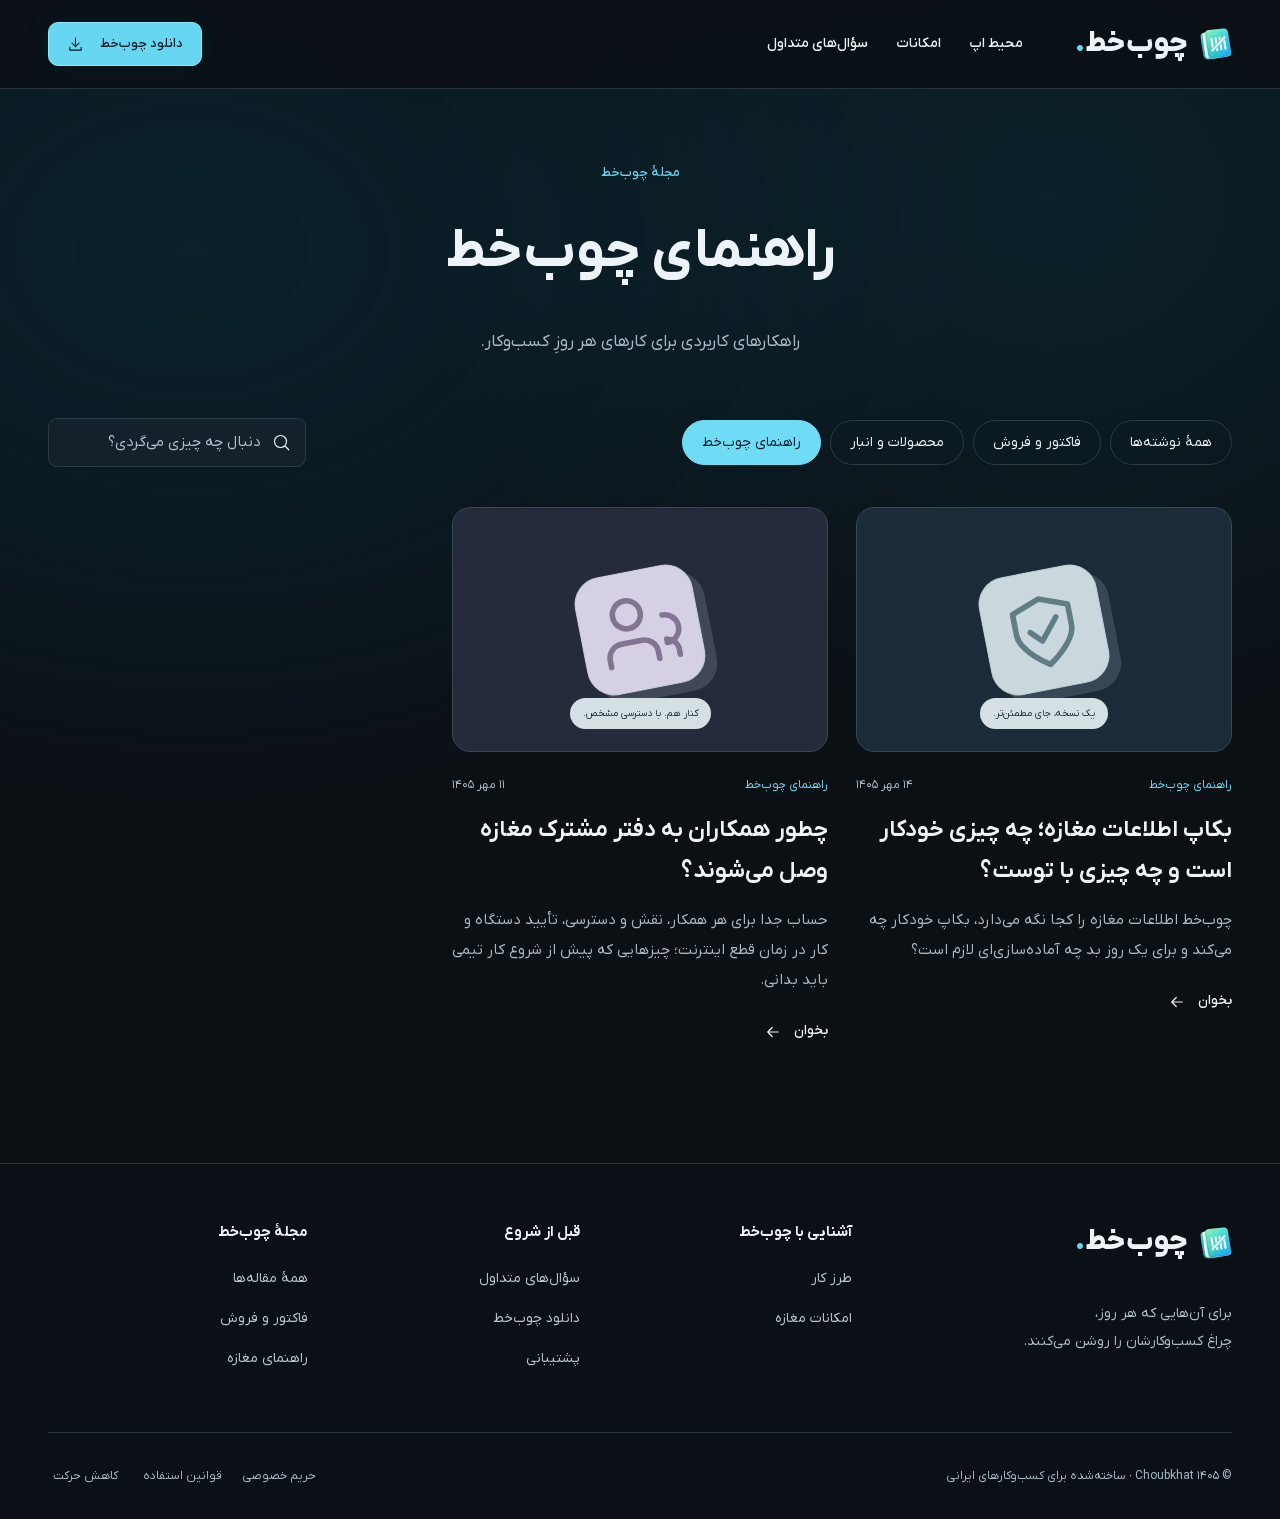
<file: blog/category/guides/index.html>
<!DOCTYPE html><html lang="fa" dir="rtl"><head><meta charset="UTF-8"><meta name="viewport" content="width=device-width, initial-scale=1"><title>راهنمای چوب‌خط؛ مقالات و راهنماها</title><meta name="description" content="نوشته‌های کاربردی دربارهٔ راهنمای چوب‌خط در مجلهٔ چوب‌خط."><meta name="robots" content="index, follow, max-image-preview:large"><link rel="canonical" href="https://choubkhat.ir/blog/category/guides/"><link rel="icon" href="/favicon.svg" type="image/svg+xml"><link rel="preload" href="/fonts/IRANYekanX.woff2" as="font" type="font/woff2" crossorigin><meta name="theme-color" content="#0b1015"><meta property="og:type" content="website"><meta property="og:locale" content="fa_IR"><meta property="og:site_name" content="Choubkhat | چوب‌خط"><meta property="og:title" content="راهنمای چوب‌خط؛ مقالات و راهنماها"><meta property="og:description" content="نوشته‌های کاربردی دربارهٔ راهنمای چوب‌خط در مجلهٔ چوب‌خط."><meta property="og:url" content="https://choubkhat.ir/blog/category/guides/"><meta property="og:image" content="https://choubkhat.ir/images/social.jpg"><meta property="og:image:width" content="1200"><meta property="og:image:height" content="630"><meta name="twitter:card" content="summary_large_image"><meta name="twitter:title" content="راهنمای چوب‌خط؛ مقالات و راهنماها"><meta name="twitter:description" content="نوشته‌های کاربردی دربارهٔ راهنمای چوب‌خط در مجلهٔ چوب‌خط."><meta name="twitter:image" content="https://choubkhat.ir/images/social.jpg"><script type="application/ld+json">{"@context":"https://schema.org","@type":"WebSite","name":"چوب‌خط","alternateName":["Choubkhat","چوبخط"],"url":"https://choubkhat.ir/","inLanguage":"fa-IR"}</script><link rel="stylesheet" href="/_astro/_page_.CpP-yyYn.css"></head><body><div class="ambient-light" aria-hidden="true"></div><a href="#main" class="skip-link">رفتن به محتوای اصلی</a><header class="site-header"><div class="container header-inner"><a class="brand" href="/" aria-label="چوب‌خط، صفحهٔ اصلی"><svg width="48" height="48" viewBox="250 220 1140 1150" aria-hidden="true"><defs><clipPath id="logo-3b12de0b-f6c5-439a-bdd6-323abda899c1"><path d="M1070 239 C1170 230 1232 292 1247 395 L1361 1095 C1376 1177 1330 1221 1241 1236 L581 1346 C493 1369 392 1304 378 1224 L270 555 C256 478 286 433 339 408 L439 373 C455 331 507 306 574 293 Z"></path></clipPath></defs><image href="/_astro/choubkhat-logo.DtoyaHQM_Z2aePK0.webp" width="1600" height="1600" clip-path="url(#logo-3b12de0b-f6c5-439a-bdd6-323abda899c1)"></image></svg><span>چوب‌خط<span class="brand-dot">.</span></span></a> <nav id="main-navigation" class="main-nav" aria-label="منوی اصلی"><a href="/#in-action">محیط اپ</a><a href="/#features">امکانات</a><a href="/#questions">سؤال‌های متداول</a></nav> <div class="header-actions"><a href="/download/" class="button button-small button-dark">دانلود چوب‌خط<svg class width="17" height="17" viewBox="0 0 24 24" fill="none" stroke="currentColor" stroke-width="1.6" stroke-linecap="round" stroke-linejoin="round" aria-hidden="true"><path d="M12 3v12m-5-5 5 5 5-5M4 16v4h16v-4"></path></svg></a><button class="menu-toggle" aria-label="باز کردن منو" aria-controls="main-navigation" aria-expanded="false"><svg class width="24" height="24" viewBox="0 0 24 24" fill="none" stroke="currentColor" stroke-width="1.6" stroke-linecap="round" stroke-linejoin="round" aria-hidden="true"><path d="M4 6h16M4 12h16M4 18h16"></path></svg></button></div> </div></header><main id="main"><div class="container"><div class="page-hero"><span class="eyebrow">مجلهٔ چوب‌خط</span><h1>راهنمای چوب‌خط</h1><p>راهکارهای کاربردی برای کارهای هر روزِ کسب‌وکار.</p></div><section class="section" style="padding-top:0"><div class="blog-toolbar"><nav class="filters" aria-label="دسته‌بندی مقاله‌ها"><a href="/blog/" class="filter-pill">همهٔ نوشته‌ها</a><a class="filter-pill" href="/blog/category/invoicing/">فاکتور و فروش</a><a class="filter-pill" href="/blog/category/inventory/">محصولات و انبار</a><a class="filter-pill" aria-current="page" href="/blog/category/guides/">راهنمای چوب‌خط</a></nav><label class="search-field"><svg class width="18" height="18" viewBox="0 0 24 24" fill="none" stroke="currentColor" stroke-width="1.6" stroke-linecap="round" stroke-linejoin="round" aria-hidden="true"><path d="m21 21-5-5M18 10a8 8 0 1 1-16 0 8 8 0 0 1 16 0Z"></path></svg><span class="sr-only">جست‌وجو در مقاله‌ها</span><input type="search" placeholder="دنبال چه چیزی می‌گردی؟" data-blog-search></label></div><p class="sr-only" role="status" data-search-status></p><div class="articles-grid"><div data-search-text="بکاپ اطلاعات مغازه؛ چه چیزی خودکار است و چه چیزی با توست؟ چوب‌خط اطلاعات مغازه را کجا نگه می‌دارد، بکاپ خودکار چه می‌کند و برای یک روز بد چه آماده‌سازی‌ای لازم است؟"><article class="article-card"><a href="/blog/backup-outside-phone/" tabindex="-1" aria-hidden="true"><div class="article-art art-backup" aria-hidden="true"><div class="art-safe"><svg class width="84" height="84" viewBox="0 0 24 24" fill="none" stroke="currentColor" stroke-width="1.6" stroke-linecap="round" stroke-linejoin="round" aria-hidden="true"><path d="m12 3 8 3v6c0 5-8 10-8 10S4 17 4 12V6l8-3Zm-4 9 3 3 5-6"></path></svg></div><span class="art-tag">یک نسخه، جای مطمئن‌تر.</span></div></a><div class="article-meta"><span>راهنمای چوب‌خط</span><span>۱۴ مهر ۱۴۰۵</span></div><h3><a href="/blog/backup-outside-phone/">بکاپ اطلاعات مغازه؛ چه چیزی خودکار است و چه چیزی با توست؟</a></h3><p>چوب‌خط اطلاعات مغازه را کجا نگه می‌دارد، بکاپ خودکار چه می‌کند و برای یک روز بد چه آماده‌سازی‌ای لازم است؟</p><a class="text-link" href="/blog/backup-outside-phone/" aria-label="مطالعهٔ بکاپ اطلاعات مغازه؛ چه چیزی خودکار است و چه چیزی با توست؟">بخوان<svg class width="18" height="18" viewBox="0 0 24 24" fill="none" stroke="currentColor" stroke-width="1.6" stroke-linecap="round" stroke-linejoin="round" aria-hidden="true"><path d="M19 12H5m6-6-6 6 6 6"></path></svg></a></article></div><div data-search-text="چطور همکاران به دفتر مشترک مغازه وصل می‌شوند؟ حساب جدا برای هر همکار، نقش و دسترسی، تأیید دستگاه و کار در زمان قطع اینترنت؛ چیزهایی که پیش از شروع کار تیمی باید بدانی."><article class="article-card"><a href="/blog/local-team/" tabindex="-1" aria-hidden="true"><div class="article-art art-team" aria-hidden="true"><div class="art-safe"><svg class width="84" height="84" viewBox="0 0 24 24" fill="none" stroke="currentColor" stroke-width="1.6" stroke-linecap="round" stroke-linejoin="round" aria-hidden="true"><path d="M16 21v-2a4 4 0 0 0-4-4H6a4 4 0 0 0-4 4v2m17-12a4 4 0 0 1 0 8m3 4v-2a4 4 0 0 0-3-3M13 7a4 4 0 1 1-8 0 4 4 0 0 1 8 0Z"></path></svg></div><span class="art-tag">کنار هم. با دسترسی مشخص.</span></div></a><div class="article-meta"><span>راهنمای چوب‌خط</span><span>۱۱ مهر ۱۴۰۵</span></div><h3><a href="/blog/local-team/">چطور همکاران به دفتر مشترک مغازه وصل می‌شوند؟</a></h3><p>حساب جدا برای هر همکار، نقش و دسترسی، تأیید دستگاه و کار در زمان قطع اینترنت؛ چیزهایی که پیش از شروع کار تیمی باید بدانی.</p><a class="text-link" href="/blog/local-team/" aria-label="مطالعهٔ چطور همکاران به دفتر مشترک مغازه وصل می‌شوند؟">بخوان<svg class width="18" height="18" viewBox="0 0 24 24" fill="none" stroke="currentColor" stroke-width="1.6" stroke-linecap="round" stroke-linejoin="round" aria-hidden="true"><path d="M19 12H5m6-6-6 6 6 6"></path></svg></a></article></div></div><p class="empty-results" hidden>نوشته‌ای پیدا نشد. عبارت کوتاه‌تری را امتحان کن.</p></section></div></main><footer class="site-footer"><div class="container"><div class="footer-top"><div class="footer-brand"><a class="brand" href="/" aria-label="چوب‌خط، صفحهٔ اصلی"><svg width="48" height="48" viewBox="250 220 1140 1150" aria-hidden="true"><defs><clipPath id="logo-7a6e212d-b86d-4787-90b2-0f5fcfe781c4"><path d="M1070 239 C1170 230 1232 292 1247 395 L1361 1095 C1376 1177 1330 1221 1241 1236 L581 1346 C493 1369 392 1304 378 1224 L270 555 C256 478 286 433 339 408 L439 373 C455 331 507 306 574 293 Z"></path></clipPath></defs><image href="/_astro/choubkhat-logo.DtoyaHQM_Z2aePK0.webp" width="1600" height="1600" clip-path="url(#logo-7a6e212d-b86d-4787-90b2-0f5fcfe781c4)"></image></svg><span>چوب‌خط<span class="brand-dot">.</span></span></a><p>برای آن‌هایی که هر روز،<br>چراغ کسب‌وکارشان را روشن می‌کنند.</p></div><div><h2>آشنایی با چوب‌خط</h2><a href="/#in-action">طرز کار</a><a href="/#features">امکانات مغازه</a></div><div><h2>قبل از شروع</h2><a href="/#questions">سؤال‌های متداول</a><a href="/download/">دانلود چوب‌خط</a><a href="mailto:support@choubkhat.ir">پشتیبانی</a></div><div><h2>مجلهٔ چوب‌خط</h2><a href="/blog/">همهٔ مقاله‌ها</a><a href="/blog/category/invoicing/">فاکتور و فروش</a><a href="/blog/category/guides/">راهنمای مغازه</a></div></div><div class="footer-bottom"><span>© ۱۴۰۵ Choubkhat · ساخته‌شده برای کسب‌وکارهای ایرانی</span><div><a href="/privacy/">حریم خصوصی</a><a href="/terms/">قوانین استفاده</a><button class="motion-toggle" aria-pressed="false">کاهش حرکت</button></div></div></div></footer><script type="module" src="/_astro/Base.astro_astro_type_script_index_0_lang.DYFPYrbG.js"></script></body></html>
</file>
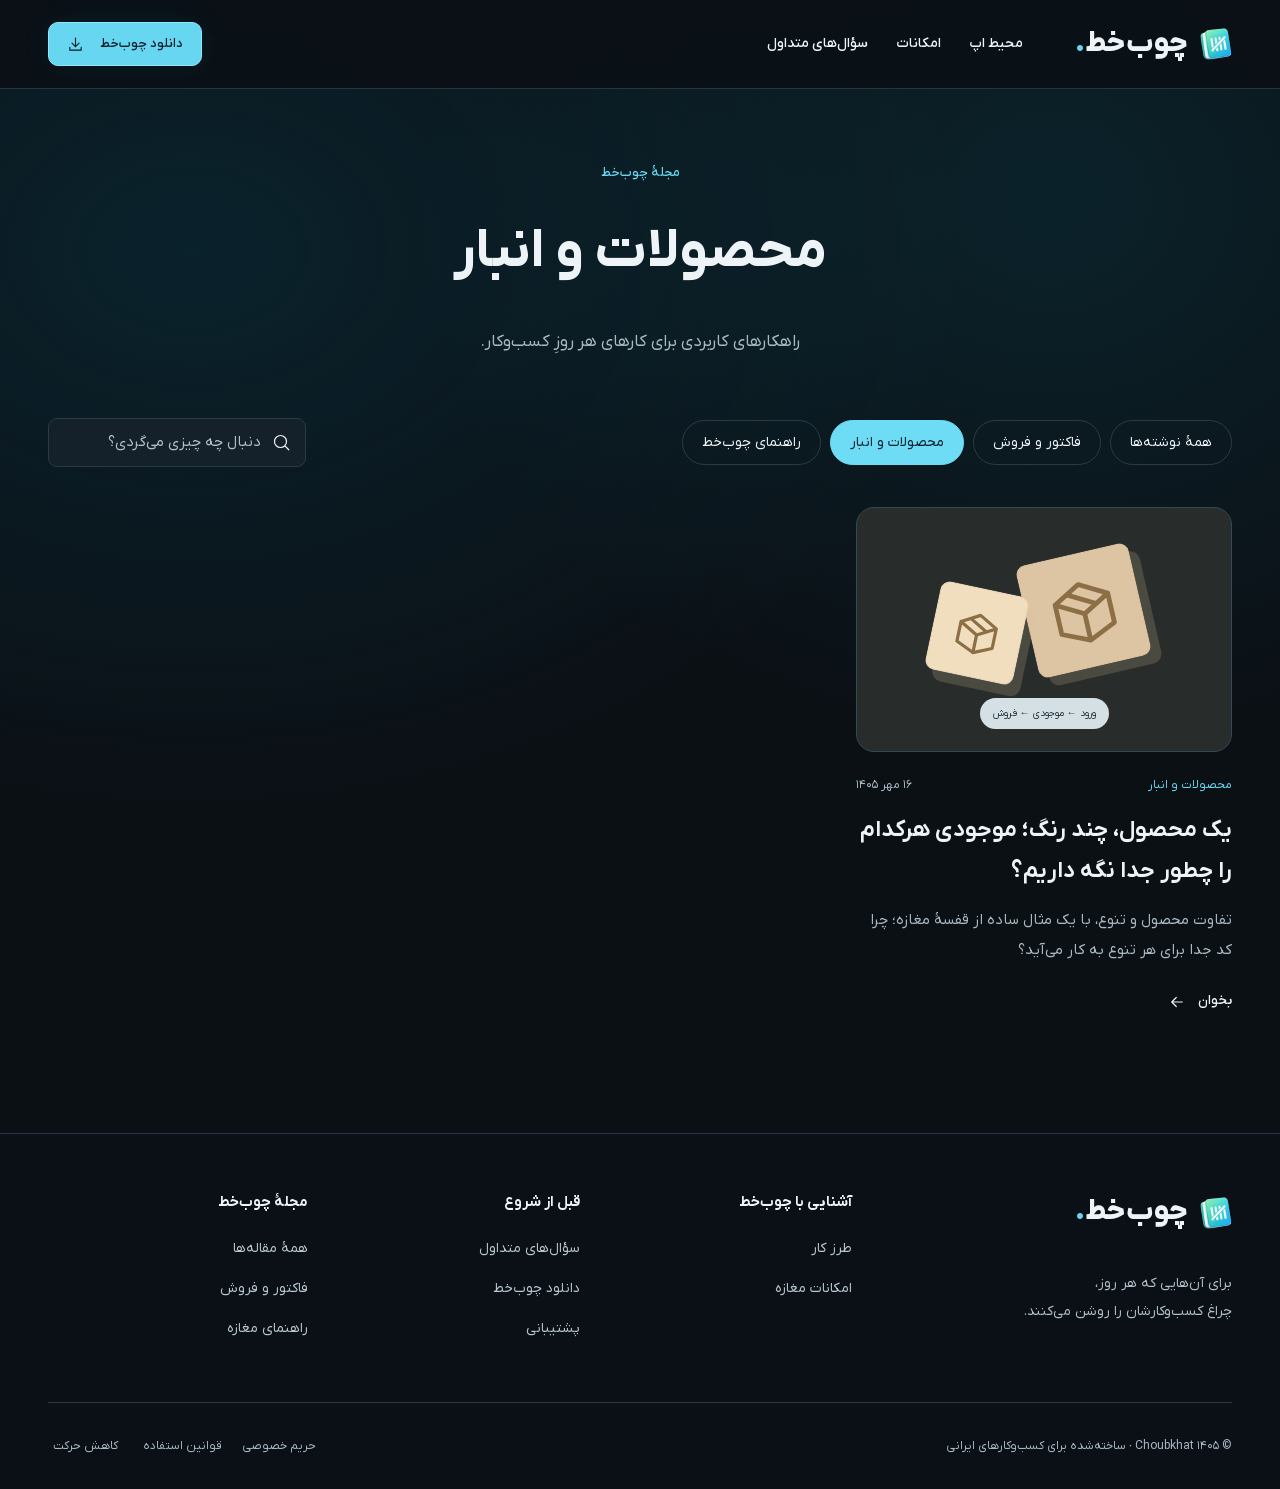
<file: blog/category/inventory/index.html>
<!DOCTYPE html><html lang="fa" dir="rtl"><head><meta charset="UTF-8"><meta name="viewport" content="width=device-width, initial-scale=1"><title>محصولات و انبار؛ مقالات و راهنماها | چوب‌خط</title><meta name="description" content="نوشته‌های کاربردی دربارهٔ محصولات و انبار در مجلهٔ چوب‌خط."><meta name="robots" content="index, follow, max-image-preview:large"><link rel="canonical" href="https://choubkhat.ir/blog/category/inventory/"><link rel="icon" href="/favicon.svg" type="image/svg+xml"><link rel="preload" href="/fonts/IRANYekanX.woff2" as="font" type="font/woff2" crossorigin><meta name="theme-color" content="#0b1015"><meta property="og:type" content="website"><meta property="og:locale" content="fa_IR"><meta property="og:site_name" content="Choubkhat | چوب‌خط"><meta property="og:title" content="محصولات و انبار؛ مقالات و راهنماها"><meta property="og:description" content="نوشته‌های کاربردی دربارهٔ محصولات و انبار در مجلهٔ چوب‌خط."><meta property="og:url" content="https://choubkhat.ir/blog/category/inventory/"><meta property="og:image" content="https://choubkhat.ir/images/social.jpg"><meta property="og:image:width" content="1200"><meta property="og:image:height" content="630"><meta name="twitter:card" content="summary_large_image"><meta name="twitter:title" content="محصولات و انبار؛ مقالات و راهنماها"><meta name="twitter:description" content="نوشته‌های کاربردی دربارهٔ محصولات و انبار در مجلهٔ چوب‌خط."><meta name="twitter:image" content="https://choubkhat.ir/images/social.jpg"><script type="application/ld+json">{"@context":"https://schema.org","@type":"WebSite","name":"چوب‌خط","alternateName":["Choubkhat","چوبخط"],"url":"https://choubkhat.ir/","inLanguage":"fa-IR"}</script><link rel="stylesheet" href="/_astro/_page_.CpP-yyYn.css"></head><body><div class="ambient-light" aria-hidden="true"></div><a href="#main" class="skip-link">رفتن به محتوای اصلی</a><header class="site-header"><div class="container header-inner"><a class="brand" href="/" aria-label="چوب‌خط، صفحهٔ اصلی"><svg width="48" height="48" viewBox="250 220 1140 1150" aria-hidden="true"><defs><clipPath id="logo-b1151373-435d-4f6b-ad0d-9fff75b2b84f"><path d="M1070 239 C1170 230 1232 292 1247 395 L1361 1095 C1376 1177 1330 1221 1241 1236 L581 1346 C493 1369 392 1304 378 1224 L270 555 C256 478 286 433 339 408 L439 373 C455 331 507 306 574 293 Z"></path></clipPath></defs><image href="/_astro/choubkhat-logo.DtoyaHQM_Z2aePK0.webp" width="1600" height="1600" clip-path="url(#logo-b1151373-435d-4f6b-ad0d-9fff75b2b84f)"></image></svg><span>چوب‌خط<span class="brand-dot">.</span></span></a> <nav id="main-navigation" class="main-nav" aria-label="منوی اصلی"><a href="/#in-action">محیط اپ</a><a href="/#features">امکانات</a><a href="/#questions">سؤال‌های متداول</a></nav> <div class="header-actions"><a href="/download/" class="button button-small button-dark">دانلود چوب‌خط<svg class width="17" height="17" viewBox="0 0 24 24" fill="none" stroke="currentColor" stroke-width="1.6" stroke-linecap="round" stroke-linejoin="round" aria-hidden="true"><path d="M12 3v12m-5-5 5 5 5-5M4 16v4h16v-4"></path></svg></a><button class="menu-toggle" aria-label="باز کردن منو" aria-controls="main-navigation" aria-expanded="false"><svg class width="24" height="24" viewBox="0 0 24 24" fill="none" stroke="currentColor" stroke-width="1.6" stroke-linecap="round" stroke-linejoin="round" aria-hidden="true"><path d="M4 6h16M4 12h16M4 18h16"></path></svg></button></div> </div></header><main id="main"><div class="container"><div class="page-hero"><span class="eyebrow">مجلهٔ چوب‌خط</span><h1>محصولات و انبار</h1><p>راهکارهای کاربردی برای کارهای هر روزِ کسب‌وکار.</p></div><section class="section" style="padding-top:0"><div class="blog-toolbar"><nav class="filters" aria-label="دسته‌بندی مقاله‌ها"><a href="/blog/" class="filter-pill">همهٔ نوشته‌ها</a><a class="filter-pill" href="/blog/category/invoicing/">فاکتور و فروش</a><a class="filter-pill" aria-current="page" href="/blog/category/inventory/">محصولات و انبار</a><a class="filter-pill" href="/blog/category/guides/">راهنمای چوب‌خط</a></nav><label class="search-field"><svg class width="18" height="18" viewBox="0 0 24 24" fill="none" stroke="currentColor" stroke-width="1.6" stroke-linecap="round" stroke-linejoin="round" aria-hidden="true"><path d="m21 21-5-5M18 10a8 8 0 1 1-16 0 8 8 0 0 1 16 0Z"></path></svg><span class="sr-only">جست‌وجو در مقاله‌ها</span><input type="search" placeholder="دنبال چه چیزی می‌گردی؟" data-blog-search></label></div><p class="sr-only" role="status" data-search-status></p><div class="articles-grid"><div data-search-text="یک محصول، چند رنگ؛ موجودی هرکدام را چطور جدا نگه داریم؟ تفاوت محصول و تنوع، با یک مثال ساده از قفسهٔ مغازه؛ چرا کد جدا برای هر تنوع به کار می‌آید؟"><article class="article-card"><a href="/blog/variants-and-stock/" tabindex="-1" aria-hidden="true"><div class="article-art art-shelf" aria-hidden="true"><div class="art-cube cube-a"><svg class width="72" height="72" viewBox="0 0 24 24" fill="none" stroke="currentColor" stroke-width="1.6" stroke-linecap="round" stroke-linejoin="round" aria-hidden="true"><path d="m12 3 9 5-9 5-9-5 9-5Zm-9 5v10l9 4 9-4V8m-9 5v9M7.5 5.5l9 5"></path></svg></div><div class="art-cube cube-b"><svg class width="48" height="48" viewBox="0 0 24 24" fill="none" stroke="currentColor" stroke-width="1.6" stroke-linecap="round" stroke-linejoin="round" aria-hidden="true"><path d="m12 3 9 5-9 5-9-5 9-5Zm-9 5v10l9 4 9-4V8m-9 5v9M7.5 5.5l9 5"></path></svg></div><span class="art-tag">ورود ← موجودی ← فروش</span></div></a><div class="article-meta"><span>محصولات و انبار</span><span>۱۶ مهر ۱۴۰۵</span></div><h3><a href="/blog/variants-and-stock/">یک محصول، چند رنگ؛ موجودی هرکدام را چطور جدا نگه داریم؟</a></h3><p>تفاوت محصول و تنوع، با یک مثال ساده از قفسهٔ مغازه؛ چرا کد جدا برای هر تنوع به کار می‌آید؟</p><a class="text-link" href="/blog/variants-and-stock/" aria-label="مطالعهٔ یک محصول، چند رنگ؛ موجودی هرکدام را چطور جدا نگه داریم؟">بخوان<svg class width="18" height="18" viewBox="0 0 24 24" fill="none" stroke="currentColor" stroke-width="1.6" stroke-linecap="round" stroke-linejoin="round" aria-hidden="true"><path d="M19 12H5m6-6-6 6 6 6"></path></svg></a></article></div></div><p class="empty-results" hidden>نوشته‌ای پیدا نشد. عبارت کوتاه‌تری را امتحان کن.</p></section></div></main><footer class="site-footer"><div class="container"><div class="footer-top"><div class="footer-brand"><a class="brand" href="/" aria-label="چوب‌خط، صفحهٔ اصلی"><svg width="48" height="48" viewBox="250 220 1140 1150" aria-hidden="true"><defs><clipPath id="logo-69623d41-fb71-4442-ac98-9bdb2d486a13"><path d="M1070 239 C1170 230 1232 292 1247 395 L1361 1095 C1376 1177 1330 1221 1241 1236 L581 1346 C493 1369 392 1304 378 1224 L270 555 C256 478 286 433 339 408 L439 373 C455 331 507 306 574 293 Z"></path></clipPath></defs><image href="/_astro/choubkhat-logo.DtoyaHQM_Z2aePK0.webp" width="1600" height="1600" clip-path="url(#logo-69623d41-fb71-4442-ac98-9bdb2d486a13)"></image></svg><span>چوب‌خط<span class="brand-dot">.</span></span></a><p>برای آن‌هایی که هر روز،<br>چراغ کسب‌وکارشان را روشن می‌کنند.</p></div><div><h2>آشنایی با چوب‌خط</h2><a href="/#in-action">طرز کار</a><a href="/#features">امکانات مغازه</a></div><div><h2>قبل از شروع</h2><a href="/#questions">سؤال‌های متداول</a><a href="/download/">دانلود چوب‌خط</a><a href="mailto:support@choubkhat.ir">پشتیبانی</a></div><div><h2>مجلهٔ چوب‌خط</h2><a href="/blog/">همهٔ مقاله‌ها</a><a href="/blog/category/invoicing/">فاکتور و فروش</a><a href="/blog/category/guides/">راهنمای مغازه</a></div></div><div class="footer-bottom"><span>© ۱۴۰۵ Choubkhat · ساخته‌شده برای کسب‌وکارهای ایرانی</span><div><a href="/privacy/">حریم خصوصی</a><a href="/terms/">قوانین استفاده</a><button class="motion-toggle" aria-pressed="false">کاهش حرکت</button></div></div></div></footer><script type="module" src="/_astro/Base.astro_astro_type_script_index_0_lang.DYFPYrbG.js"></script></body></html>
</file>
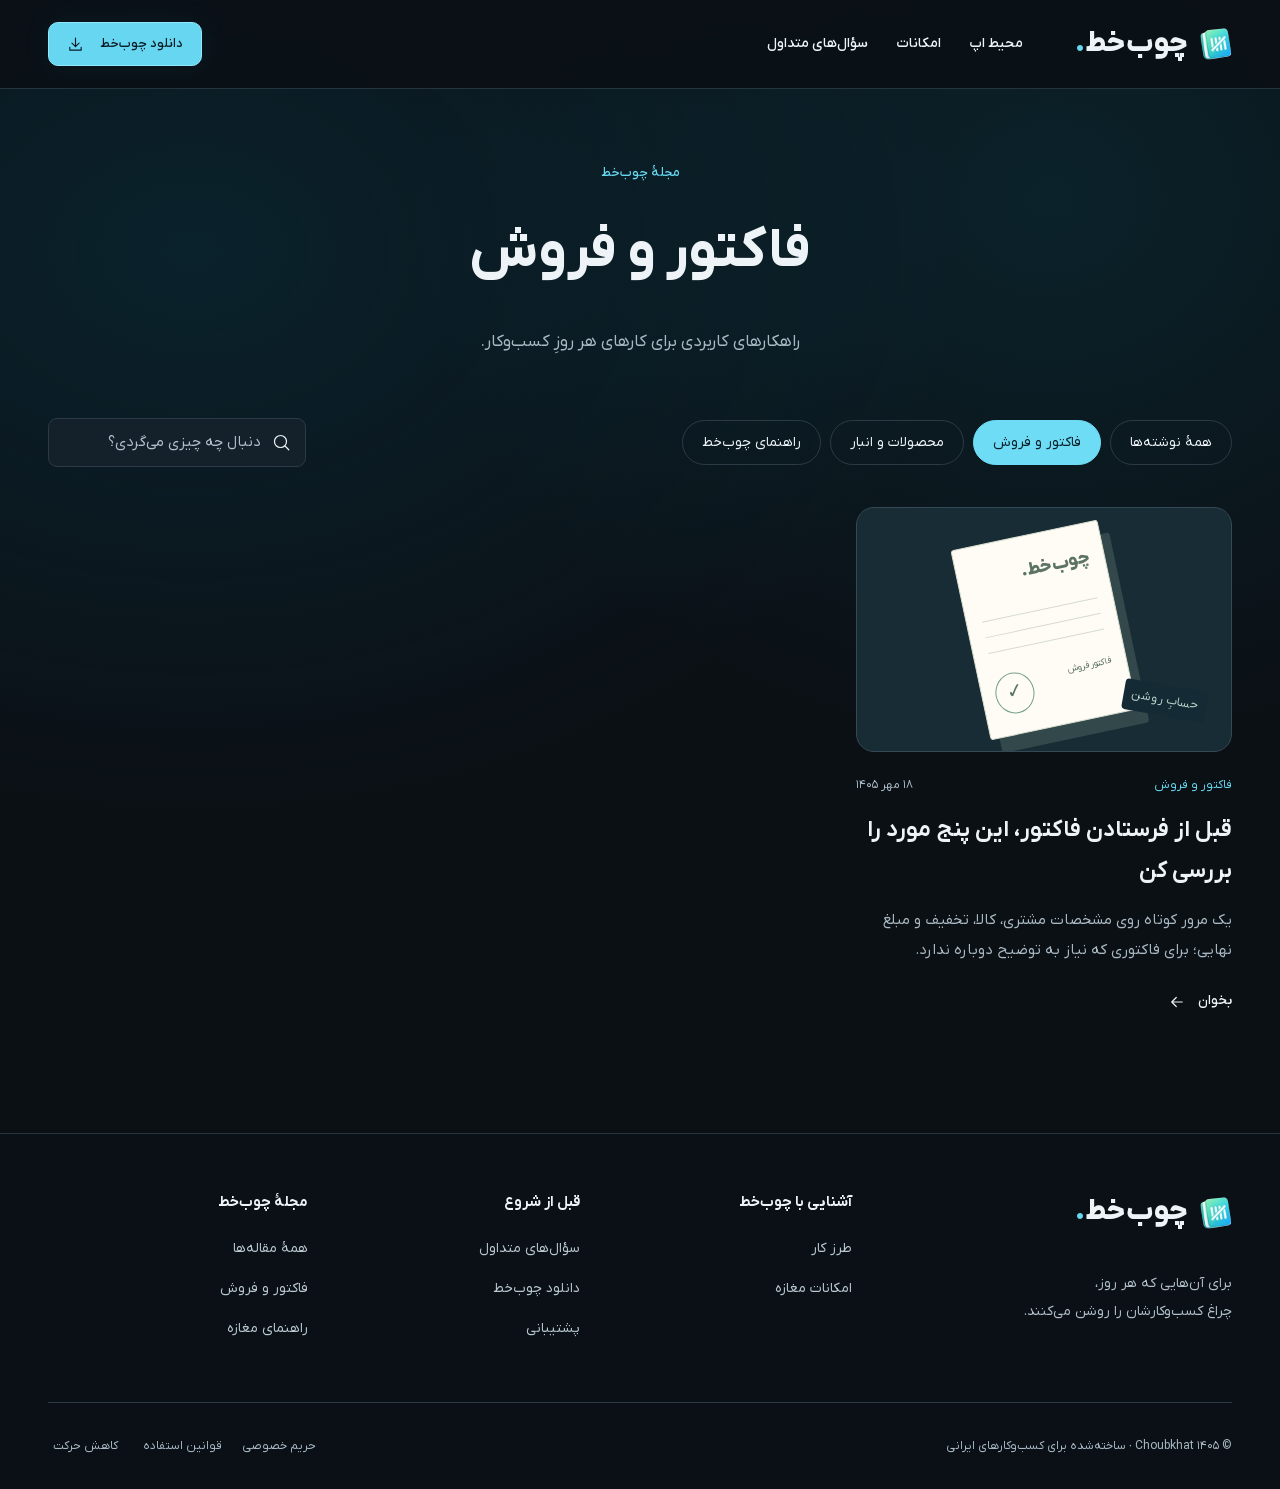
<file: blog/category/invoicing/index.html>
<!DOCTYPE html><html lang="fa" dir="rtl"><head><meta charset="UTF-8"><meta name="viewport" content="width=device-width, initial-scale=1"><title>فاکتور و فروش؛ مقالات و راهنماها | چوب‌خط</title><meta name="description" content="نوشته‌های کاربردی دربارهٔ فاکتور و فروش در مجلهٔ چوب‌خط."><meta name="robots" content="index, follow, max-image-preview:large"><link rel="canonical" href="https://choubkhat.ir/blog/category/invoicing/"><link rel="icon" href="/favicon.svg" type="image/svg+xml"><link rel="preload" href="/fonts/IRANYekanX.woff2" as="font" type="font/woff2" crossorigin><meta name="theme-color" content="#0b1015"><meta property="og:type" content="website"><meta property="og:locale" content="fa_IR"><meta property="og:site_name" content="Choubkhat | چوب‌خط"><meta property="og:title" content="فاکتور و فروش؛ مقالات و راهنماها"><meta property="og:description" content="نوشته‌های کاربردی دربارهٔ فاکتور و فروش در مجلهٔ چوب‌خط."><meta property="og:url" content="https://choubkhat.ir/blog/category/invoicing/"><meta property="og:image" content="https://choubkhat.ir/images/social.jpg"><meta property="og:image:width" content="1200"><meta property="og:image:height" content="630"><meta name="twitter:card" content="summary_large_image"><meta name="twitter:title" content="فاکتور و فروش؛ مقالات و راهنماها"><meta name="twitter:description" content="نوشته‌های کاربردی دربارهٔ فاکتور و فروش در مجلهٔ چوب‌خط."><meta name="twitter:image" content="https://choubkhat.ir/images/social.jpg"><script type="application/ld+json">{"@context":"https://schema.org","@type":"WebSite","name":"چوب‌خط","alternateName":["Choubkhat","چوبخط"],"url":"https://choubkhat.ir/","inLanguage":"fa-IR"}</script><link rel="stylesheet" href="/_astro/_page_.CpP-yyYn.css"></head><body><div class="ambient-light" aria-hidden="true"></div><a href="#main" class="skip-link">رفتن به محتوای اصلی</a><header class="site-header"><div class="container header-inner"><a class="brand" href="/" aria-label="چوب‌خط، صفحهٔ اصلی"><svg width="48" height="48" viewBox="250 220 1140 1150" aria-hidden="true"><defs><clipPath id="logo-72c61ee7-85f5-42e6-92e9-429775160343"><path d="M1070 239 C1170 230 1232 292 1247 395 L1361 1095 C1376 1177 1330 1221 1241 1236 L581 1346 C493 1369 392 1304 378 1224 L270 555 C256 478 286 433 339 408 L439 373 C455 331 507 306 574 293 Z"></path></clipPath></defs><image href="/_astro/choubkhat-logo.DtoyaHQM_Z2aePK0.webp" width="1600" height="1600" clip-path="url(#logo-72c61ee7-85f5-42e6-92e9-429775160343)"></image></svg><span>چوب‌خط<span class="brand-dot">.</span></span></a> <nav id="main-navigation" class="main-nav" aria-label="منوی اصلی"><a href="/#in-action">محیط اپ</a><a href="/#features">امکانات</a><a href="/#questions">سؤال‌های متداول</a></nav> <div class="header-actions"><a href="/download/" class="button button-small button-dark">دانلود چوب‌خط<svg class width="17" height="17" viewBox="0 0 24 24" fill="none" stroke="currentColor" stroke-width="1.6" stroke-linecap="round" stroke-linejoin="round" aria-hidden="true"><path d="M12 3v12m-5-5 5 5 5-5M4 16v4h16v-4"></path></svg></a><button class="menu-toggle" aria-label="باز کردن منو" aria-controls="main-navigation" aria-expanded="false"><svg class width="24" height="24" viewBox="0 0 24 24" fill="none" stroke="currentColor" stroke-width="1.6" stroke-linecap="round" stroke-linejoin="round" aria-hidden="true"><path d="M4 6h16M4 12h16M4 18h16"></path></svg></button></div> </div></header><main id="main"><div class="container"><div class="page-hero"><span class="eyebrow">مجلهٔ چوب‌خط</span><h1>فاکتور و فروش</h1><p>راهکارهای کاربردی برای کارهای هر روزِ کسب‌وکار.</p></div><section class="section" style="padding-top:0"><div class="blog-toolbar"><nav class="filters" aria-label="دسته‌بندی مقاله‌ها"><a href="/blog/" class="filter-pill">همهٔ نوشته‌ها</a><a class="filter-pill" aria-current="page" href="/blog/category/invoicing/">فاکتور و فروش</a><a class="filter-pill" href="/blog/category/inventory/">محصولات و انبار</a><a class="filter-pill" href="/blog/category/guides/">راهنمای چوب‌خط</a></nav><label class="search-field"><svg class width="18" height="18" viewBox="0 0 24 24" fill="none" stroke="currentColor" stroke-width="1.6" stroke-linecap="round" stroke-linejoin="round" aria-hidden="true"><path d="m21 21-5-5M18 10a8 8 0 1 1-16 0 8 8 0 0 1 16 0Z"></path></svg><span class="sr-only">جست‌وجو در مقاله‌ها</span><input type="search" placeholder="دنبال چه چیزی می‌گردی؟" data-blog-search></label></div><p class="sr-only" role="status" data-search-status></p><div class="articles-grid"><div data-search-text="قبل از فرستادن فاکتور، این پنج مورد را بررسی کن یک مرور کوتاه روی مشخصات مشتری، کالا، تخفیف و مبلغ نهایی؛ برای فاکتوری که نیاز به توضیح دوباره ندارد."><article class="article-card"><a href="/blog/invoice-checklist/" tabindex="-1" aria-hidden="true"><div class="article-art art-invoice" aria-hidden="true"><div class="art-paper"><div class="art-mark">چوب‌خط.</div><i></i><i></i><i></i><span>فاکتور فروش</span><div class="art-sign">✓</div></div><span class="art-scribble">حسابِ روشن</span></div></a><div class="article-meta"><span>فاکتور و فروش</span><span>۱۸ مهر ۱۴۰۵</span></div><h3><a href="/blog/invoice-checklist/">قبل از فرستادن فاکتور، این پنج مورد را بررسی کن</a></h3><p>یک مرور کوتاه روی مشخصات مشتری، کالا، تخفیف و مبلغ نهایی؛ برای فاکتوری که نیاز به توضیح دوباره ندارد.</p><a class="text-link" href="/blog/invoice-checklist/" aria-label="مطالعهٔ قبل از فرستادن فاکتور، این پنج مورد را بررسی کن">بخوان<svg class width="18" height="18" viewBox="0 0 24 24" fill="none" stroke="currentColor" stroke-width="1.6" stroke-linecap="round" stroke-linejoin="round" aria-hidden="true"><path d="M19 12H5m6-6-6 6 6 6"></path></svg></a></article></div></div><p class="empty-results" hidden>نوشته‌ای پیدا نشد. عبارت کوتاه‌تری را امتحان کن.</p></section></div></main><footer class="site-footer"><div class="container"><div class="footer-top"><div class="footer-brand"><a class="brand" href="/" aria-label="چوب‌خط، صفحهٔ اصلی"><svg width="48" height="48" viewBox="250 220 1140 1150" aria-hidden="true"><defs><clipPath id="logo-fd65f334-c9a1-4c5b-8b16-618dcfffa8a7"><path d="M1070 239 C1170 230 1232 292 1247 395 L1361 1095 C1376 1177 1330 1221 1241 1236 L581 1346 C493 1369 392 1304 378 1224 L270 555 C256 478 286 433 339 408 L439 373 C455 331 507 306 574 293 Z"></path></clipPath></defs><image href="/_astro/choubkhat-logo.DtoyaHQM_Z2aePK0.webp" width="1600" height="1600" clip-path="url(#logo-fd65f334-c9a1-4c5b-8b16-618dcfffa8a7)"></image></svg><span>چوب‌خط<span class="brand-dot">.</span></span></a><p>برای آن‌هایی که هر روز،<br>چراغ کسب‌وکارشان را روشن می‌کنند.</p></div><div><h2>آشنایی با چوب‌خط</h2><a href="/#in-action">طرز کار</a><a href="/#features">امکانات مغازه</a></div><div><h2>قبل از شروع</h2><a href="/#questions">سؤال‌های متداول</a><a href="/download/">دانلود چوب‌خط</a><a href="mailto:support@choubkhat.ir">پشتیبانی</a></div><div><h2>مجلهٔ چوب‌خط</h2><a href="/blog/">همهٔ مقاله‌ها</a><a href="/blog/category/invoicing/">فاکتور و فروش</a><a href="/blog/category/guides/">راهنمای مغازه</a></div></div><div class="footer-bottom"><span>© ۱۴۰۵ Choubkhat · ساخته‌شده برای کسب‌وکارهای ایرانی</span><div><a href="/privacy/">حریم خصوصی</a><a href="/terms/">قوانین استفاده</a><button class="motion-toggle" aria-pressed="false">کاهش حرکت</button></div></div></div></footer><script type="module" src="/_astro/Base.astro_astro_type_script_index_0_lang.DYFPYrbG.js"></script></body></html>
</file>
<file: _astro/index.Ba2SF6ql.css>
.team-feature[data-astro-cid-f34ow77w]{padding-block:100px}.team-heading[data-astro-cid-f34ow77w]{max-width:850px}.team-heading[data-astro-cid-f34ow77w]>p[data-astro-cid-f34ow77w]{max-width:64ch;margin-top:24px;line-height:2;color:#b5c4cd}.team-layout[data-astro-cid-f34ow77w]{display:grid;grid-template-columns:1.1fr 1fr;gap:80px;align-items:center;margin-top:52px}.team-network[data-astro-cid-f34ow77w]{text-align:center}.team-server[data-astro-cid-f34ow77w]{display:flex;flex-direction:column;align-items:center;gap:10px;padding:28px;border:1px solid #416777;border-radius:26px;max-width:280px;margin:auto;background:#142932}.team-server[data-astro-cid-f34ow77w]>strong[data-astro-cid-f34ow77w]{font-size:21px}.team-server[data-astro-cid-f34ow77w]>span[data-astro-cid-f34ow77w],.team-members[data-astro-cid-f34ow77w] span[data-astro-cid-f34ow77w]{font-size:13px;color:#b5c4cd}.team-link[data-astro-cid-f34ow77w]{display:flex;align-items:center;justify-content:center;gap:10px;color:var(--teal);font-size:13px;margin:24px 0}.team-members[data-astro-cid-f34ow77w]{display:grid;grid-template-columns:repeat(3,minmax(0,1fr));gap:14px;padding-top:22px;border-top:1px dashed #467184}.team-members[data-astro-cid-f34ow77w]>div[data-astro-cid-f34ow77w]{display:flex;flex-direction:column;align-items:center;gap:10px;border:1px solid var(--line);border-radius:20px;padding:20px 10px;background:#0b161d}.team-security[data-astro-cid-f34ow77w]{list-style:none;display:grid;gap:8px;padding:0;margin:24px 0 0;font-size:14px;color:#b5c4cd;text-align:start}.team-security[data-astro-cid-f34ow77w] li[data-astro-cid-f34ow77w]{display:flex;align-items:center;gap:10px}.team-security[data-astro-cid-f34ow77w] svg[data-astro-cid-f34ow77w]{color:#85e6c3;flex-shrink:0}.team-permissions[data-astro-cid-f34ow77w] h3[data-astro-cid-f34ow77w]{font-size:32px;margin-block:14px 25px;line-height:1.7}.team-permissions[data-astro-cid-f34ow77w] ul[data-astro-cid-f34ow77w]{list-style:none;padding:0;margin:0}.team-permissions[data-astro-cid-f34ow77w] li[data-astro-cid-f34ow77w]{display:flex;justify-content:space-between;gap:12px;padding-block:14px;border-bottom:1px solid var(--line);font-size:15px}.team-permissions[data-astro-cid-f34ow77w] b[data-astro-cid-f34ow77w]{display:flex;align-items:center;gap:7px;font-size:13px;color:#bac3d2}.team-permissions[data-astro-cid-f34ow77w] b[data-astro-cid-f34ow77w].allowed{color:#85e6c3}.team-permissions[data-astro-cid-f34ow77w]>.fine-print[data-astro-cid-f34ow77w]{margin:18px 0}.offline-note[data-astro-cid-f34ow77w]{display:flex;align-items:flex-start;gap:24px;border-top:1px solid var(--line);margin-top:52px;padding-top:32px}.offline-tag[data-astro-cid-f34ow77w]{display:inline-flex;align-items:center;gap:8px;white-space:nowrap;border:1px solid #416777;color:var(--teal);border-radius:8px;padding:5px 12px;font-size:12px}.offline-note[data-astro-cid-f34ow77w] h3[data-astro-cid-f34ow77w]{font-size:23px;margin-bottom:10px}.offline-note[data-astro-cid-f34ow77w] p[data-astro-cid-f34ow77w]{max-width:80ch;color:#b5c4cd;font-size:15px}@media(max-width:800px){.team-feature[data-astro-cid-f34ow77w]{padding-block:64px}.team-layout[data-astro-cid-f34ow77w]{grid-template-columns:1fr;gap:40px}.team-link[data-astro-cid-f34ow77w]{font-size:12px}.offline-note[data-astro-cid-f34ow77w]{flex-direction:column;gap:14px}.team-permissions[data-astro-cid-f34ow77w] h3[data-astro-cid-f34ow77w]{font-size:27px}}@media(max-width:480px){.team-server[data-astro-cid-f34ow77w]{padding:20px 14px}.team-server[data-astro-cid-f34ow77w]>strong[data-astro-cid-f34ow77w]{font-size:18px}.team-members[data-astro-cid-f34ow77w]{gap:8px}.team-members[data-astro-cid-f34ow77w]>div[data-astro-cid-f34ow77w]{padding:14px 6px}.team-members[data-astro-cid-f34ow77w] strong[data-astro-cid-f34ow77w]{font-size:14px}.team-members[data-astro-cid-f34ow77w] span[data-astro-cid-f34ow77w]{font-size:11px}.team-permissions[data-astro-cid-f34ow77w] h3[data-astro-cid-f34ow77w]{font-size:22px}.team-permissions[data-astro-cid-f34ow77w] li[data-astro-cid-f34ow77w]{font-size:13px;padding-block:11px}}.fifo-layout[data-astro-cid-3qpbvgsf]{display:grid;grid-template-columns:1fr 1fr;gap:70px;align-items:center}.fifo-copy[data-astro-cid-3qpbvgsf] h3[data-astro-cid-3qpbvgsf]{font-size:25px;line-height:1.8}.fifo-copy[data-astro-cid-3qpbvgsf]>p[data-astro-cid-3qpbvgsf]{margin-top:18px;line-height:2.1}.fifo-copy[data-astro-cid-3qpbvgsf] strong[data-astro-cid-3qpbvgsf]{color:var(--ink);font-weight:700}.fifo-copy[data-astro-cid-3qpbvgsf] details[data-astro-cid-3qpbvgsf]{margin-top:24px}.fifo-demo[data-astro-cid-3qpbvgsf]{padding:32px;background:var(--surface);border:1px solid var(--line);border-radius:26px}.fifo-demo-heading[data-astro-cid-3qpbvgsf]{display:flex;justify-content:space-between;align-items:center;color:var(--muted);font-size:12px;margin-bottom:30px}.fifo-batch[data-astro-cid-3qpbvgsf]{margin-bottom:24px}.fifo-batch[data-astro-cid-3qpbvgsf]>div[data-astro-cid-3qpbvgsf]:first-child{display:flex;justify-content:space-between;gap:10px;font-size:13px;margin-bottom:12px}.fifo-batch[data-astro-cid-3qpbvgsf] span[data-astro-cid-3qpbvgsf]{color:var(--muted)}.batch-units[data-astro-cid-3qpbvgsf]{display:grid;grid-template-columns:repeat(10,1fr);gap:6px}.batch-units[data-astro-cid-3qpbvgsf] i[data-astro-cid-3qpbvgsf]{height:30px;border:1px solid #315561;border-radius:5px;background:#101f26;transition:background .3s,transform .3s}.batch-units[data-astro-cid-3qpbvgsf] i[data-astro-cid-3qpbvgsf].is-used{background:#67d6f1;transform:translateY(-3px)}.second[data-astro-cid-3qpbvgsf] .batch-units[data-astro-cid-3qpbvgsf] i[data-astro-cid-3qpbvgsf].is-used{background:#c8b7ff}.fifo-input[data-astro-cid-3qpbvgsf]{display:flex;justify-content:space-between;gap:12px;margin:32px 0 10px;font-size:14px}.fifo-input[data-astro-cid-3qpbvgsf] output[data-astro-cid-3qpbvgsf]{font-weight:700;color:var(--teal)}input[data-astro-cid-3qpbvgsf]{width:100%;height:32px;accent-color:var(--teal);cursor:pointer}#fifo-explanation[data-astro-cid-3qpbvgsf]{font-size:13px;margin-top:8px}.fifo-results[data-astro-cid-3qpbvgsf]{margin:25px 0 0}.fifo-results[data-astro-cid-3qpbvgsf]>div[data-astro-cid-3qpbvgsf]{padding-block:14px;border-top:1px solid var(--line);display:flex;justify-content:space-between;gap:12px;align-items:center}.fifo-results[data-astro-cid-3qpbvgsf] dt[data-astro-cid-3qpbvgsf]{font-size:12px;color:var(--muted)}.fifo-results[data-astro-cid-3qpbvgsf] dd[data-astro-cid-3qpbvgsf]{margin:0;font-weight:700;font-size:17px}.fifo-results[data-astro-cid-3qpbvgsf]>div[data-astro-cid-3qpbvgsf]:last-child dd[data-astro-cid-3qpbvgsf]{color:#86e8c9}.fifo-results[data-astro-cid-3qpbvgsf] small[data-astro-cid-3qpbvgsf]{font-size:11px;font-weight:400}@media(max-width:800px){.fifo-layout[data-astro-cid-3qpbvgsf]{grid-template-columns:1fr;gap:30px}.fifo-demo[data-astro-cid-3qpbvgsf]{padding:22px}.fifo-copy[data-astro-cid-3qpbvgsf] h3[data-astro-cid-3qpbvgsf]{font-size:23px}.fifo-results[data-astro-cid-3qpbvgsf]>div[data-astro-cid-3qpbvgsf]{align-items:flex-start;flex-direction:column;gap:6px}}@media(max-width:480px){.fifo-demo[data-astro-cid-3qpbvgsf]{padding:18px 12px}.batch-units[data-astro-cid-3qpbvgsf]{gap:4px}.batch-units[data-astro-cid-3qpbvgsf] i[data-astro-cid-3qpbvgsf]{height:24px;border-radius:4px}.fifo-copy[data-astro-cid-3qpbvgsf] h3[data-astro-cid-3qpbvgsf]{font-size:20px}.fifo-results[data-astro-cid-3qpbvgsf] dd[data-astro-cid-3qpbvgsf]{font-size:15px}}@media(prefers-reduced-motion:reduce){.batch-units[data-astro-cid-3qpbvgsf] i[data-astro-cid-3qpbvgsf]{transition:none}}html[data-reduced-motion=true] .batch-units[data-astro-cid-3qpbvgsf] i[data-astro-cid-3qpbvgsf]{transition:none}.capability-groups[data-astro-cid-zm4a4g2m]{display:grid;grid-template-columns:repeat(3,1fr);gap:36px}.capability-groups[data-astro-cid-zm4a4g2m]>article[data-astro-cid-zm4a4g2m]>svg[data-astro-cid-zm4a4g2m]{color:var(--teal);margin-bottom:16px}.capability-groups[data-astro-cid-zm4a4g2m] h3[data-astro-cid-zm4a4g2m]{font-weight:850;font-size:23px}.capability-groups[data-astro-cid-zm4a4g2m]>article[data-astro-cid-zm4a4g2m]>p[data-astro-cid-zm4a4g2m]{margin:8px 0 28px}.capability-groups[data-astro-cid-zm4a4g2m] summary{font-size:15px;line-height:1.9}.capability-groups[data-astro-cid-zm4a4g2m] details p{font-size:14px;padding-inline-end:0}@media(max-width:900px){.capability-groups[data-astro-cid-zm4a4g2m]{grid-template-columns:1fr;gap:40px}.capability-groups[data-astro-cid-zm4a4g2m]>article[data-astro-cid-zm4a4g2m]>p[data-astro-cid-zm4a4g2m]{margin-bottom:16px}}.app-showcase[data-astro-cid-7iwaye3u]{border-block:1px solid var(--line);background:radial-gradient(ellipse at 50% 55%,#17303a88,transparent 60%),var(--surface)}.showcase-heading[data-astro-cid-7iwaye3u]{text-align:center;max-width:760px;margin:0 auto 52px}.showcase-heading[data-astro-cid-7iwaye3u] h2[data-astro-cid-7iwaye3u]{margin-block:16px;font-weight:850}.showcase-heading[data-astro-cid-7iwaye3u] p[data-astro-cid-7iwaye3u]{line-height:2}.showcase-layout[data-astro-cid-7iwaye3u]{display:grid;grid-template-columns:1fr 280px 1fr;align-items:center;gap:52px;max-width:1100px;margin:auto}.showcase-cards[data-astro-cid-7iwaye3u]{display:grid;gap:18px}.showcase-card[data-astro-cid-7iwaye3u]{display:flex;flex-direction:column;align-items:flex-start;text-align:start;gap:10px;padding:23px 25px;min-height:156px;border:1px solid var(--line);border-radius:22px;background:var(--paper);color:var(--ink);transition:background .25s,border-color .25s,transform .25s}.showcase-card[data-astro-cid-7iwaye3u]>svg[data-astro-cid-7iwaye3u]{color:var(--teal)}.showcase-card[data-astro-cid-7iwaye3u] strong[data-astro-cid-7iwaye3u]{font-family:var(--font-display);font-weight:850;font-size:21px}.showcase-card[data-astro-cid-7iwaye3u]>span[data-astro-cid-7iwaye3u]{color:var(--muted);font-size:14px;line-height:1.9}.showcase-card[data-astro-cid-7iwaye3u]:hover,.showcase-card[data-astro-cid-7iwaye3u].is-active{border-color:var(--teal);background:#152b35}.showcase-card[data-astro-cid-7iwaye3u]:hover{transform:translateY(-3px)}.showcase-phone[data-astro-cid-7iwaye3u]{margin:0;min-width:0}.phone-shell[data-astro-cid-7iwaye3u]{padding:7px;background:#070b10;border:1px solid #51616b;border-radius:38px;box-shadow:0 25px 70px #0006,0 0 45px #36cef010}.phone-screen[data-astro-cid-7iwaye3u]{position:relative;aspect-ratio:390/844;overflow:hidden;border-radius:0 0 30px 30px;background:#f5f6fa}.mobile-screen[data-astro-cid-7iwaye3u]{position:absolute;inset:0;width:100%;height:100%;object-fit:cover;object-position:top;opacity:0;visibility:hidden;transition:opacity .35s,visibility .35s}.mobile-screen[data-astro-cid-7iwaye3u].is-active{opacity:1;visibility:visible}.showcase-phone[data-astro-cid-7iwaye3u] figcaption[data-astro-cid-7iwaye3u]{text-align:center;font-size:12px;color:var(--muted);margin-top:16px}.showcase-phone[data-astro-cid-7iwaye3u] figcaption[data-astro-cid-7iwaye3u] span[data-astro-cid-7iwaye3u]{display:none}.showcase-phone[data-astro-cid-7iwaye3u] figcaption[data-astro-cid-7iwaye3u] small[data-astro-cid-7iwaye3u]{display:block;font-size:12px}@media(max-width:1000px){.showcase-layout[data-astro-cid-7iwaye3u]{gap:24px;grid-template-columns:1fr 240px 1fr}.showcase-card[data-astro-cid-7iwaye3u]{padding:18px}.showcase-card[data-astro-cid-7iwaye3u] strong[data-astro-cid-7iwaye3u]{font-size:18px}}@media(max-width:760px){.showcase-layout[data-astro-cid-7iwaye3u]{grid-template-columns:repeat(3,minmax(0,1fr));gap:8px;align-items:stretch}.showcase-cards[data-astro-cid-7iwaye3u]{display:contents}.showcase-phone[data-astro-cid-7iwaye3u]{grid-column:1/-1;order:1;width:min(260px,75%);margin:12px auto 0}.showcase-card[data-astro-cid-7iwaye3u]{min-height:0;padding:12px 8px;gap:6px;align-items:center;text-align:center;border-radius:16px}.showcase-card[data-astro-cid-7iwaye3u] strong[data-astro-cid-7iwaye3u]{font-size:13px;line-height:1.5}.showcase-card[data-astro-cid-7iwaye3u]>span[data-astro-cid-7iwaye3u]{display:none}.showcase-heading[data-astro-cid-7iwaye3u]{margin-bottom:28px}.showcase-phone[data-astro-cid-7iwaye3u] figcaption[data-astro-cid-7iwaye3u] span[data-astro-cid-7iwaye3u]{display:block;font-size:14px;line-height:1.8}}@media(prefers-reduced-motion:reduce){.showcase-card[data-astro-cid-7iwaye3u],.mobile-screen[data-astro-cid-7iwaye3u]{transition:none}}html[data-reduced-motion=true] .showcase-card[data-astro-cid-7iwaye3u],html[data-reduced-motion=true] .mobile-screen[data-astro-cid-7iwaye3u]{transition:none}.device-studio[data-astro-cid-ijzayb5m] .phone-mock[data-astro-cid-ijzayb5m]>img[data-astro-cid-ijzayb5m]{border-radius:0 0 26px 26px}section[data-astro-cid-j7pv25f6][id]{scroll-margin-top:0}.hero[data-astro-cid-j7pv25f6] h1[data-astro-cid-j7pv25f6]{font-size:clamp(2rem,3.5vw,3.5rem);line-height:1.65}@media(max-width:480px){.hero[data-astro-cid-j7pv25f6] h1[data-astro-cid-j7pv25f6]{font-size:1.95rem}.hero-actions[data-astro-cid-j7pv25f6] .text-link[data-astro-cid-j7pv25f6]{justify-content:center}}
</file>
<file: _astro/index.C4FC6QFY.css>
.phone-status[data-astro-cid-xhunfehf]{height:25px;padding:5px 13px;display:flex;align-items:center;justify-content:space-between;background:#f5f6fa;color:#17212b;font:10px Arial,sans-serif;flex-shrink:0;border-radius:28px 28px 0 0}.phone-status[data-astro-cid-xhunfehf] span[data-astro-cid-xhunfehf]{display:flex;gap:4px;align-items:center}.phone-status[data-astro-cid-xhunfehf] b[data-astro-cid-xhunfehf]{font-weight:700}
</file>
<file: _astro/_page_.CpP-yyYn.css>
@font-face{font-family:IRANYekanX;src:url(/fonts/IRANYekanX.woff2) format("woff2");font-weight:100 1000;font-display:swap}:root{--paper: #f8f9f5;--white: #fff;--ink: #202a2a;--muted: #64706c;--line: #dfe4dd;--teal: #147b73;--mint: #dcefe4;--lime: #d6efb8;--peach: #f6e9d9;--lilac: #ebeaf4;--font: IRANYekanX, Tahoma, Arial, sans-serif;--radius: 24px;--container: 1240px;--ease: cubic-bezier(.22, 1, .36, 1)}*{box-sizing:border-box}html{scroll-behavior:smooth;scroll-padding-top:24px}body{margin:0;background:var(--paper);color:var(--ink);font-family:var(--font);font-size:16px;line-height:1.9;-webkit-font-smoothing:antialiased}button,input,textarea,select{font:inherit}button,a{-webkit-tap-highlight-color:transparent}a{color:inherit;text-decoration:none}button{cursor:pointer}img,svg{vertical-align:middle}img{max-width:100%;height:auto}button{color:inherit}h1,h2,h3,h4,p{margin:0}h1,h2,h3{font-weight:780;line-height:1.5}h1{font-size:clamp(36px,4.5vw,64px);letter-spacing:-1.8px}h2{font-size:clamp(29px,3vw,44px);letter-spacing:-1.2px}h3{font-size:23px;letter-spacing:-.45px}p{color:var(--muted)}::selection{background:#c3e6d9;color:var(--ink)}:focus-visible{outline:3px solid var(--teal);outline-offset:5px}button:disabled{cursor:not-allowed}.container{width:min(var(--container),calc(100% - 96px));margin-inline:auto}.section{padding-block:100px}.eyebrow{font-size:13px;font-weight:550;display:block;color:var(--teal);margin-bottom:18px}.text-muted{color:#7c8580}.text-link{display:inline-flex;align-items:center;gap:12px;font-size:14px;font-weight:650;line-height:1.7}.text-link svg{transition:transform .3s}.text-link:hover svg{transform:translate(-5px)}.button{display:inline-flex;align-items:center;justify-content:center;gap:20px;padding:15px 25px;min-height:54px;border-radius:12px;font-size:14px;font-weight:650;line-height:1.6;border:1px solid transparent;transition:background .25s,transform .25s,box-shadow .25s;white-space:nowrap}.button:hover{transform:translateY(-2px)}.button-dark{background:var(--ink);color:var(--white)}.button-dark:hover{background:#344745;box-shadow:0 6px 20px #203a3115}.button-outline{border-color:#ccd6ce;background:transparent}.button-outline:hover{background:#edf2eb}.button-small{min-height:42px;padding:11px 19px;font-size:12px}.skip-link{position:fixed;top:8px;inset-inline-start:12px;z-index:100;background:var(--ink);color:#fff;padding:12px 20px;transform:translateY(-150%)}.skip-link:focus{transform:none}.site-header{position:relative;z-index:30;border-bottom:1px solid var(--line);background:var(--paper)}.header-inner{height:96px;display:flex;align-items:center;gap:65px}.brand{display:inline-flex;align-items:center;gap:12px;flex-shrink:0;line-height:1;color:var(--ink)}.brand>span{font-size:31px;font-weight:850;letter-spacing:-1.5px}.brand-dot{color:var(--teal)}.brand>svg{width:32px}.main-nav{display:flex;gap:30px;align-items:center;font-size:13px;font-weight:520}.main-nav>a{position:relative;padding-block:10px}.main-nav>a:after{content:"";height:2px;position:absolute;bottom:0;left:50%;right:50%;background:var(--teal);transition:all .25s}.main-nav>a:hover:after,.main-nav>a[aria-current=page]:after{left:0;right:0}.header-actions{display:flex;align-items:center;gap:25px;margin-inline-start:auto}.menu-toggle{display:none;border:0;background:transparent;width:44px;height:44px}.hero{position:relative;padding-top:78px}.hero-copy{text-align:center;max-width:900px;margin:auto}.hero-eyebrow{display:flex;justify-content:center;align-items:center;gap:8px;font-size:12px;margin-bottom:22px}.little-tally{font:17px monospace;letter-spacing:-3px;margin-left:7px;color:var(--teal)}.hero h1{font-size:clamp(38px,4.1vw,60px);line-height:1.65;letter-spacing:-2.2px}.hero-line{display:block}.hero-accent{position:relative;color:var(--teal);width:fit-content;margin:auto}.hero-accent svg{position:absolute;width:100%;height:13px;bottom:-2px;right:0;color:#b0d6bf}.hero-description{font-size:16px;line-height:2.2;max-width:605px;margin:25px auto 0}.hero-actions{display:flex;gap:14px;justify-content:center;margin-top:28px}.hero-footnote{display:flex;justify-content:center;gap:24px;font-size:11px;color:var(--muted);margin-top:20px}.hero-footnote>span{display:flex;gap:5px;align-items:center}.hero-footnote svg{color:var(--teal)}.product-stage{height:620px;position:relative;max-width:1080px;margin:45px auto 0;perspective:1400px}.desktop-mock{position:absolute;top:42px;width:82%;left:3.7%;border:1px solid #cdd7d1;border-radius:16px;background:#fff;padding:7px;box-shadow:0 30px 65px -35px #203a3130;overflow:hidden;transform:rotate(-3deg)}.desktop-mock>img{display:block;width:100%;aspect-ratio:1.58;object-fit:cover;object-position:top;border-radius:0 0 8px 8px}.browser-bar{height:28px;display:flex;align-items:center;justify-content:space-between;direction:ltr;font-size:8px;color:#7d8781;padding-inline:9px}.browser-bar>span{display:flex;align-items:center;gap:6px}.browser-dots{display:flex;gap:4px}.browser-dots i{width:5px;height:5px;border-radius:50%;background:#cbd3cd}.phone-mock{position:absolute;right:3%;top:90px;width:23.3%;border:6px solid #293231;background:#293231;border-radius:37px;overflow:hidden;box-shadow:0 20px 50px -10px #1c2d3540;transform:rotate(7deg)}.phone-mock>img{display:block;width:100%;border-radius:29px}.floating-receipt{position:absolute;bottom:93px;left:1%;display:flex;align-items:center;gap:12px;padding:17px 18px;background:#fff;border:1px solid #e0e5dc;border-radius:14px;box-shadow:0 12px 45px #1c36301a;transform:rotate(3deg);z-index:3}.receipt-icon{width:36px;height:36px;display:grid;place-items:center;background:var(--mint);border-radius:50%;color:var(--teal)}.floating-receipt strong{display:block;font-size:12px}.floating-receipt span:not(.file-label){display:block;font-size:10px;color:var(--muted)}.file-label{font:10px sans-serif;padding:5px;border:1px solid #dce2dc;border-radius:4px;margin-right:10px}.floating-pill{position:absolute;right:0;top:30px;z-index:4;background:#e6efdc;padding:10px 17px;border-radius:50px;display:flex;align-items:center;gap:9px;font-size:10px;transform:rotate(5deg)}.status-dot{display:inline-block;background:#26796b;width:6px;height:6px;border-radius:50%;flex-shrink:0;box-shadow:0 0 0 4px #26796b10}.mock-caption{position:absolute;bottom:20px;left:40%;color:#78837d;font-size:10px}.section-heading{display:flex;align-items:flex-end;justify-content:space-between;gap:20px;margin-bottom:42px}.section-heading .text-link{margin-bottom:8px}.section-heading .eyebrow{margin-bottom:14px}.check-list{list-style:none;padding:0;margin:25px 0}.check-list li{display:flex;align-items:center;gap:10px;font-size:13px;margin-bottom:15px}.check-list svg{width:17px;color:var(--teal)}.fine-print{font-size:11px!important;line-height:2!important}.manifesto{background:#213a34;color:#f4f7ef;position:relative;overflow:hidden;padding-block:76px}.manifesto>.container{position:relative}.manifesto .eyebrow{color:#bfdec3}.manifesto h2{font-size:clamp(35px,4.2vw,61px);line-height:1.6;position:relative;z-index:2}.manifesto h2>span{color:#bddbb9}.articles-grid{display:grid;grid-template-columns:repeat(3,1fr);gap:28px}.article-art{height:245px;border-radius:18px;background:var(--mint);position:relative;overflow:hidden;display:grid;place-items:center}.art-invoice{background:#dfe9dc}.art-shelf{background:#ece5d8}.art-backup{background:#e2e8ee}.art-team{background:#e9e6f0}.art-paper{width:150px;height:194px;background:#fffcf5;border:1px solid #dadfd0;border-radius:3px;padding:17px 15px;transform:rotate(-12deg);box-shadow:9px 15px #a7bfaa30;position:relative;color:#5c7465}.art-mark{font-size:18px;font-weight:800;margin-bottom:23px}.art-paper i{display:block;border-bottom:1px solid #d6dccc;margin:15px 0}.art-paper>span{font-size:9px}.art-sign{position:absolute;bottom:20px;left:13px;border:1px solid #74a087;border-radius:50%;font-size:20px;padding:0 10px}.art-scribble{position:absolute;right:24px;bottom:35px;font-size:12px;transform:rotate(10deg);color:#436d56}.art-cube{width:115px;height:115px;border:1px solid #b79d782e;background:#ddc5a4;border-radius:10px;display:grid;place-items:center;color:#8d6f46;position:absolute;transform:rotate(-13deg);right:24%;top:45px;box-shadow:9px 10px #d8be9733}.cube-b{right:auto;left:20%;top:80px;width:90px;height:90px;background:#f1debf;transform:rotate(12deg)}.art-tag{position:absolute;bottom:22px;font-size:10px;color:#596656;background:#ffffff7a;border-radius:50px;padding:6px 13px}.art-safe{height:120px;width:120px;border:1px solid #98acb459;border-radius:28px;background:#cad7dd;box-shadow:10px 10px #a5bbc533;transform:rotate(-11deg);display:grid;place-items:center;color:#607d86}.art-team .art-safe{background:#d6d0e4;color:#827492}.article-meta{display:flex;justify-content:space-between;gap:8px;font-size:10px;color:var(--muted);margin-top:20px}.article-meta>span:first-child{color:var(--teal)}.article-card h3{font-size:20px;line-height:1.7;margin-top:11px}.article-card p{font-size:12px;line-height:2;margin:9px 0 15px}.article-card h3>a:hover{color:var(--teal)}.article-card .text-link{font-size:12px}.faq-section{display:grid;grid-template-columns:1fr 1.4fr;gap:90px;border-top:1px solid var(--line)}.faq-section>div:first-child .text-link{margin-top:25px}.faq-item{border-bottom:1px solid var(--line)}.faq-item:first-child{border-top:1px solid var(--line)}.faq-item summary{cursor:pointer;list-style:none;display:flex;align-items:center;justify-content:space-between;gap:20px;font-size:14px;font-weight:600;padding:23px 0}.faq-item summary::-webkit-details-marker{display:none}.faq-item summary svg{flex-shrink:0;transition:transform .25s}.faq-item[open] summary svg{transform:rotate(45deg)}.faq-item p{font-size:13px;line-height:2.2;padding:0 0 23px 30px}.cta-wrap{padding-bottom:80px}.cta-panel{background:#d7e9c7;position:relative;padding:55px 60px;border-radius:22px;display:flex;align-items:center;justify-content:space-between;gap:30px;overflow:hidden}.cta-panel h2{font-size:35px;position:relative}.cta-panel p{margin-top:16px;font-size:13px;color:#52654c;position:relative}.cta-panel .eyebrow{color:#476a44;position:relative}.cta-actions{display:flex;flex-direction:column;align-items:center;gap:22px;position:relative}.cta-strokes{position:absolute;inset:0 auto 0 200px;width:300px;opacity:.2;display:flex;gap:28px;align-items:center;transform:rotate(-14deg)}.cta-strokes i{height:350px;width:17px;background:#73916d}.cta-strokes i:last-child{position:absolute;left:0;top:20px;transform:rotate(65deg);height:400px}.site-footer{border-top:1px solid var(--line);padding-top:55px}.footer-top{display:grid;grid-template-columns:1.5fr 1fr 1fr 1.2fr;gap:55px;padding-bottom:50px}.footer-brand>p{font-size:13px;line-height:2;margin-top:21px}.footer-top h2{font-size:13px;letter-spacing:0;font-weight:650;margin-bottom:19px}.footer-top>div:not(:first-child)>a{display:block;font-size:12px;color:var(--muted);margin-bottom:10px}.footer-top a:hover{color:var(--teal)}.footer-bottom{border-top:1px solid var(--line);display:flex;justify-content:space-between;align-items:center;gap:20px;padding-block:22px;font-size:10px;color:var(--muted)}.footer-bottom>div{display:flex;gap:20px;align-items:center}.motion-toggle{border:0;background:none;padding:5px;color:var(--muted);font-size:10px}.motion-toggle[aria-pressed=true]{color:var(--teal);text-decoration:underline}.page-hero{padding-block:73px 62px;text-align:center;max-width:820px;margin:auto}.page-hero h1{font-size:clamp(34px,4vw,54px);line-height:1.6}.page-hero>p{font-size:16px;line-height:2.15;margin:22px auto 0;max-width:640px}.page-hero .button{margin-top:28px}.breadcrumb{display:flex;gap:9px;font-size:11px;color:var(--muted);padding-top:28px;align-items:center}.breadcrumb a:hover{color:var(--teal)}.feature-detail{display:grid;grid-template-columns:1fr 1.1fr;gap:70px;align-items:center;padding-block:70px;border-top:1px solid var(--line)}.feature-detail p{margin:20px 0;font-size:14px;line-height:2.2}.feature-detail img{border:1px solid var(--line);border-radius:16px;box-shadow:0 10px 50px #203a3112}.feature-detail:nth-child(2n)>div:first-child{order:2}.detail-grid{display:grid;grid-template-columns:repeat(3,1fr);gap:25px;margin-block:50px 90px}.detail-card{padding:30px;border:1px solid var(--line);border-radius:16px}.detail-card h2,.detail-card h3{font-size:21px;margin:16px 0}.detail-card p{font-size:13px}.detail-card>svg{color:var(--teal)}.wide-mock{padding:40px;background:#e5eee0;border-radius:24px;max-width:980px;margin-inline:auto}.wide-mock>img{display:block;width:100%;border-radius:12px;border:1px solid #d5ddcc}.wide-mock>figcaption{font-size:10px;text-align:center;margin-top:20px;color:var(--muted)}.notice{padding:18px 24px;border:1px solid #d6dfcd;background:#edf3e5;border-radius:12px;font-size:12px;color:#4e6249;line-height:2}.plans-grid{display:grid;grid-template-columns:repeat(3,1fr);gap:22px;margin-top:35px}.plan-card{border:1px solid var(--line);border-radius:20px;padding:32px;position:relative;background:#fff}.plan-card.featured{background:#e3efdd;border-color:#a4bf9c}.plan-label{position:absolute;top:-14px;right:27px;padding:4px 14px;border-radius:30px;background:#213a34;color:#fff;font-size:11px}.plan-card h2{font-size:25px}.plan-card>p{font-size:12px;margin-top:7px}.plan-price{display:block;font-size:37px;font-weight:780;margin-top:25px;line-height:1.5}.plan-card>small{display:block;font-size:10px;color:var(--muted);margin-top:4px}.plan-card .check-list{min-height:210px;padding-block:14px}.plan-card .check-list li{font-size:12px}.plan-card .button{width:100%}.table-wrap{overflow-x:auto;border:1px solid var(--line);border-radius:16px;margin-top:30px}.compare-table{border-collapse:collapse;width:100%;font-size:13px;text-align:right;min-width:620px}.compare-table th,.compare-table td{padding:18px 23px;border-bottom:1px solid var(--line)}.compare-table thead{background:#eaf0e4}.compare-table tbody tr:last-child td{border:0}.compare-table td:not(:first-child),.compare-table th:not(:first-child){text-align:center}.compare-table caption{text-align:right;padding:20px;font-weight:650;font-size:16px}.trial-panel{display:flex;align-items:center;justify-content:space-between;background:var(--mint);padding:28px 35px;border-radius:16px;margin-block:35px}.trial-panel h2{font-size:22px}.trial-panel p{font-size:12px;margin-top:7px}.filters{display:flex;gap:9px;flex-wrap:wrap;margin-block:0 38px;justify-content:center}.filter-pill{border:1px solid var(--line);border-radius:40px;padding:8px 19px;font-size:12px;background:transparent}.filter-pill[aria-current=page],.filter-pill.is-active{background:var(--ink);color:#fff;border-color:var(--ink)}.blog-toolbar{display:flex;align-items:center;justify-content:space-between;gap:20px;margin-bottom:40px}.blog-toolbar .filters{margin:0;justify-content:start}.search-field{border:1px solid var(--line);display:flex;gap:10px;align-items:center;padding:8px 14px;border-radius:9px;background:#fff}.search-field input{border:0;background:none;width:200px;outline:0;font-size:12px}.search-field:focus-within{outline:2px solid var(--teal);outline-offset:2px}.empty-results{text-align:center;padding:60px;font-size:16px}[hidden]{display:none!important}.article-head{max-width:850px;margin:65px auto 35px;text-align:center}.article-head h1{font-size:clamp(30px,3.4vw,48px);line-height:1.65}.article-head .article-meta{justify-content:center;gap:20px;margin-top:22px}.article-layout{display:grid;grid-template-columns:230px 1fr;gap:70px;max-width:1060px;margin:60px auto 90px;align-items:start}.article-toc{position:sticky;top:30px;padding:22px;border:1px solid var(--line);border-radius:14px;font-size:12px}.article-toc h2{font-size:14px;margin-bottom:12px;letter-spacing:0}.article-toc a{display:block;color:var(--muted);margin-top:12px}.article-toc a:hover{color:var(--teal)}.prose{max-width:760px;line-height:2.3}.prose h2{font-size:26px;margin:40px 0 18px}.prose h3{font-size:20px;margin:25px 0 15px}.prose p{font-size:15px;margin:15px 0;color:#4f5a55}.prose ul,.prose ol{padding-right:24px;color:#4f5a55;font-size:15px}.prose li{margin:10px 0}.prose a{color:var(--teal);text-decoration:underline;text-underline-offset:4px}.prose blockquote{margin:25px 0;border-right:3px solid var(--teal);padding:8px 23px;background:#e9f0e4}.article-cover{max-width:850px;margin:auto}.article-cover .article-art{height:330px}.article-cover .art-paper{transform:scale(1.35) rotate(-9deg)}.download-layout{display:grid;grid-template-columns:1fr 1fr;gap:80px;align-items:center;padding-bottom:90px}.download-art{background:#e4eeda;border-radius:30px;padding:45px;position:relative;text-align:center;overflow:hidden}.download-art img{width:240px;border:7px solid var(--ink);border-radius:37px;box-shadow:15px 20px 50px #203a3120;transform:rotate(-7deg)}.download-art>span{display:block;font-size:10px;margin-top:25px;color:var(--muted)}.download-options{display:flex;flex-direction:column;gap:15px}.download-option{display:flex;align-items:center;gap:18px;padding:23px;border:1px solid var(--line);border-radius:14px;background:#fff}.download-option>svg{color:var(--teal)}.download-option strong{font-size:16px;display:block}.download-option small{font-size:11px;color:var(--muted);display:block;margin-top:4px}.download-option .tag{margin-right:auto;font-size:10px;white-space:nowrap;background:#edf2e8;color:#4c6551;padding:5px 10px;border-radius:20px}.steps-grid{display:grid;grid-template-columns:repeat(3,1fr);gap:25px;margin-top:45px}.steps-grid article{border-top:1px solid var(--line);padding:25px 0}.steps-grid article>span{display:block;color:var(--teal);font-size:22px;font-weight:600;margin-bottom:12px}.steps-grid h2{font-size:22px}.steps-grid p{font-size:13px;margin-top:15px}.contact-grid{display:grid;grid-template-columns:1fr 1fr;gap:30px;margin-bottom:90px}.contact-card{border:1px solid var(--line);border-radius:20px;padding:40px}.contact-card h2{font-size:25px;margin:20px 0}.contact-card p{font-size:14px;line-height:2.2;margin-bottom:20px}.contact-card a{color:var(--teal)}.contact-card ul{font-size:13px;color:var(--muted);padding-right:20px}.legal-layout{max-width:800px;padding-bottom:100px}.legal-layout .notice{margin-bottom:30px}.reading-progress{position:fixed;top:0;right:0;height:3px;width:100%;background:var(--teal);transform:scaleX(0);transform-origin:right;z-index:100}.error-page{min-height:60vh;display:flex;flex-direction:column;align-items:center;justify-content:center;text-align:center;gap:25px}.error-code{font-size:90px;line-height:1;color:var(--teal);font-weight:750}.sr-only{position:absolute;width:1px;height:1px;padding:0;overflow:hidden;clip:rect(0,0,0,0);white-space:nowrap;border:0}@media(min-width:1550px){.hero h1{font-size:65px}.product-stage{height:650px}}@media(max-width:1100px){.container{width:calc(100% - 64px)}.header-inner{gap:35px}.main-nav{gap:21px}.header-actions{gap:17px}.hero{padding-top:55px}.product-stage{height:560px}.floating-receipt{bottom:80px}.footer-top{gap:30px}.footer-top{grid-template-columns:1.4fr 1fr 1fr}.feature-detail,.article-layout{gap:35px}}@media(max-width:800px){.container{width:calc(100% - 40px)}.section{padding-block:65px}.header-inner{height:77px;gap:20px}.brand>span{font-size:27px}.brand>svg{width:29px}.header-actions{gap:10px}.header-actions .button{font-size:11px;padding:10px 12px;min-height:40px;gap:10px}.menu-toggle{display:grid;place-items:center}.main-nav{position:absolute;left:0;right:0;top:77px;background:var(--paper);padding:20px 25px;box-shadow:0 16px 20px #27372b0c;display:none;border-bottom:1px solid var(--line);flex-direction:column;align-items:stretch;gap:5px}.main-nav.is-open{display:flex}.main-nav a{padding:12px}.main-nav>a:after{display:none}.hero{padding-top:40px}.hero h1{font-size:44px}.hero-description{font-size:14px;max-width:520px}.product-stage{height:440px;margin-top:38px}.desktop-mock{width:86%;left:2%;top:32px}.phone-mock{right:0;width:25%;top:76px;border-width:4px;border-radius:26px}.phone-mock>img{border-radius:21px}.floating-receipt{bottom:58px;left:0;transform:rotate(3deg) scale(.88);transform-origin:left bottom}.floating-pill{top:10px;font-size:8px;right:0;padding:8px 11px}.mock-caption{bottom:5px;left:32%}.section-heading h2{font-size:32px}.section-heading{align-items:start;gap:25px}.section-heading>.text-link{font-size:12px;margin-top:35px}.manifesto{padding-block:60px}.manifesto h2{font-size:43px}.articles-grid{grid-template-columns:1fr 1fr;gap:30px 20px}.articles-grid>.article-card:last-child:nth-child(3){display:none}.article-art{height:230px}.faq-section{grid-template-columns:1fr;gap:35px}.faq-section>div:first-child{display:flex;flex-wrap:wrap;align-items:center;justify-content:space-between}.faq-section .eyebrow{width:100%}.faq-section h2 br{display:none}.cta-panel{padding:38px;gap:30px}.cta-panel h2{font-size:29px}.cta-panel p{max-width:320px;font-size:12px}.cta-strokes{left:50px}.cta-actions>.button{font-size:12px;padding:14px 20px}.footer-bottom{flex-direction:column;align-items:start}.footer-top{gap:25px}.footer-brand .brand{gap:8px}.footer-brand .brand>span{font-size:26px}.footer-brand>p{font-size:11px}.page-hero{padding-block:50px 45px}.page-hero>p{font-size:14px}.feature-detail{grid-template-columns:1fr;gap:30px;padding-block:40px}.feature-detail:nth-child(2n)>div:first-child{order:0}.detail-grid{grid-template-columns:1fr;gap:15px;margin-bottom:50px}.detail-card{padding:25px}.wide-mock{padding:20px}.plans-grid{gap:15px;grid-template-columns:1fr}.plan-card{padding:30px}.plan-card .check-list{min-height:0}.plan-card .button{width:auto}.plan-price{font-size:32px;margin-top:15px}.trial-panel{gap:25px}.trial-panel h2{font-size:19px}.blog-toolbar{flex-direction:column;align-items:stretch}.search-field input{width:100%}.article-layout{grid-template-columns:1fr;margin-top:30px;gap:30px}.article-toc{position:static}.article-toc a{display:inline-block;margin-left:20px}.article-head{margin-top:40px}.download-layout{gap:35px}.download-art{padding:35px 20px}.download-option{padding:18px;gap:12px}.download-option .tag{font-size:9px;padding:4px 7px}.download-option strong{font-size:14px}.steps-grid{grid-template-columns:1fr;gap:15px}.contact-grid{gap:20px}.contact-card{padding:28px}}@media(max-width:520px){.container{width:calc(100% - 36px)}.hero-eyebrow{font-size:10px;margin-bottom:20px}.hero h1{font-size:34px;letter-spacing:-1px;line-height:1.7}.hero-description{font-size:13px;line-height:2.2;margin-top:20px;max-width:330px}.hero-actions{gap:8px;margin-top:25px}.hero-actions .button{font-size:11px;padding:12px 14px;min-height:49px;gap:10px}.hero-footnote{font-size:9px;gap:17px;margin-top:16px}.product-stage{height:310px;margin-top:27px}.desktop-mock{width:87%;left:0;padding:4px;border-radius:9px;top:38px}.browser-bar{height:17px;font-size:4px;padding-inline:3px}.browser-bar svg{width:7px}.browser-dots{gap:2px}.browser-dots i{width:3px;height:3px}.phone-mock{top:76px;width:28%;right:0;border-width:3px;border-radius:17px}.phone-mock>img{border-radius:13px}.floating-pill{font-size:6px;gap:6px;padding:6px 9px;top:11px;right:4px}.floating-pill svg{width:11px}.floating-pill .status-dot{width:4px;height:4px}.floating-receipt{bottom:37px;padding:10px;gap:7px;transform:rotate(3deg) scale(.77)}.floating-receipt strong{font-size:11px}.floating-receipt span:not(.file-label){font-size:8px}.receipt-icon{width:28px;height:28px}.mock-caption{font-size:8px;left:23%;bottom:5px}.section-heading{flex-direction:column;gap:18px;margin-bottom:30px}.section-heading>.text-link{margin:0}.section-heading h2{font-size:28px;line-height:1.65}.eyebrow{font-size:11px}.manifesto h2{font-size:36px}.articles-grid{grid-template-columns:1fr;gap:37px}.articles-grid>.article-card:last-child:nth-child(3){display:block}.article-art{height:245px}.article-card h3{font-size:21px}.faq-section h2{font-size:28px}.faq-section>div:first-child .text-link{font-size:12px;margin-top:16px}.faq-item summary{font-size:13px;padding-block:20px}.faq-item p{font-size:12px;padding-left:0}.cta-wrap{padding-bottom:55px}.cta-panel{padding:35px 26px;flex-direction:column;align-items:start;border-radius:18px}.cta-panel h2{font-size:29px}.cta-actions{flex-direction:row;gap:20px}.cta-actions .text-link{font-size:12px}.cta-strokes{left:-30px;top:20px;opacity:.14}.footer-top{grid-template-columns:1fr 1fr;gap:32px;padding-bottom:30px}.footer-brand{grid-column:1/-1}.footer-brand>p br{display:none}.footer-top h2{font-size:12px}.footer-top>div:not(:first-child)>a{font-size:11px}.footer-bottom{font-size:9px;gap:13px}.footer-bottom>div{gap:18px}.page-hero h1{font-size:33px;letter-spacing:-.7px}.page-hero>p{font-size:13px}.breadcrumb{font-size:10px;padding-top:20px}.trial-panel{flex-direction:column;align-items:start;padding:25px}.blog-toolbar .filters{gap:7px}.filter-pill{font-size:10px;padding:7px 12px}.article-head h1{font-size:29px;letter-spacing:-.6px}.article-head .article-meta{font-size:9px;gap:12px;flex-wrap:wrap}.prose p,.prose li{font-size:14px}.prose h2{font-size:24px}.article-cover .article-art{height:260px}.download-layout{grid-template-columns:1fr;gap:35px}.download-art{max-height:380px}.download-art img{width:185px}.download-art>span{position:absolute;bottom:0;right:0;left:0;background:#e4eeda;padding-top:10px}.contact-grid{grid-template-columns:1fr}.feature-detail h2{font-size:28px}.wide-mock{padding:12px}.wide-mock>figcaption{font-size:8px;margin-top:10px}.notice{font-size:11px;padding:15px 18px}}@media(prefers-reduced-motion:reduce){html{scroll-behavior:auto}*,*:before,*:after{animation-duration:.01ms!important;animation-iteration-count:1!important;transition-duration:.01ms!important;scroll-behavior:auto!important}}html[data-reduced-motion=true]{scroll-behavior:auto}html[data-reduced-motion=true] *,html[data-reduced-motion=true] *:before,html[data-reduced-motion=true] *:after{animation:none!important;transition:none!important}@media print{.site-header,.site-footer,.cta-wrap,.article-toc,.motion-toggle{display:none}body{background:#fff}.container{width:100%}.article-layout{display:block}.prose{max-width:none}a{color:inherit}}:root{--muted: #59675f}.mock-caption{color:#616e65}.text-muted{color:#6b756e}.product-stage{isolation:isolate}@media(max-width:360px){.header-actions>.button{display:none}.hero-actions{flex-wrap:wrap}.hero-actions .button{width:100%}.hero h1{font-size:30px}.hero-description{font-size:12px}.cta-actions,.download-option{flex-wrap:wrap}.download-option .tag{margin-inline-start:0}.footer-bottom>div{gap:12px}}:root{color-scheme:dark;--paper: #0b1015;--surface: #111a21;--surface-raised: #17232c;--white: #f2f6f8;--ink: #edf3f6;--muted: #a9b9c3;--line: #2b3a44;--teal: #67d6f1;--mint: #122c35;--lime: #81e0f4;--peach: #242525;--lilac: #202332;--font: IRANYekanX, Tahoma, sans-serif;--font-display: IRANYekanX, Tahoma, sans-serif;--radius: 20px;--display-weight: 720;--space-1: 8px;--space-2: 16px;--space-3: 24px;--space-4: 32px;--space-5: 48px;--space-6: 72px}html{background:var(--paper);overflow-x:clip}main{overflow:clip}body{font-size:16px;line-height:1.95;isolation:isolate;overflow-x:clip;background:radial-gradient(ellipse 80% 750px at 15% 250px,#08405360,transparent 75%),var(--paper)}h1,h2,h3,.brand>span,.plan-price{font-family:var(--font-display);font-weight:720;letter-spacing:0!important;line-height:1.7}p{line-height:2}h1{font-size:clamp(34px,4.5vw,64px)}h2{font-size:clamp(28px,3.2vw,44px)}h3{font-size:23px}::selection{background:#67d6f1;color:#091319}:focus-visible{outline-color:#81e0f4;outline-offset:6px}.section{padding-block:112px}.eyebrow{font-size:13px;font-weight:500;line-height:1.9;margin-bottom:20px}.text-muted{color:#9eb2bd}.text-link{font-size:14px;min-height:38px;font-weight:500;line-height:1.9}.button{font-size:15px;font-weight:500;line-height:1.75;min-height:56px;padding:15px 25px;gap:16px;border-radius:10px}.button-dark{background:var(--teal);color:#081c25;border-color:#91e8fa;box-shadow:0 0 30px #00bde812}.button-dark:hover{background:#a2eafa;box-shadow:0 0 35px #20bdd833}.button-outline{border-color:#455962;background:#11202a44;color:var(--white)}.button-outline:hover{background:#1b303d}.button-small{font-size:13px;min-height:44px;padding:10px 18px}.skip-link{background:var(--teal);color:#081c25}.site-header{background:#0b1015d9;border-color:#26343d;backdrop-filter:blur(18px)}.header-inner{height:88px;gap:52px}.brand>span{font-size:29px;font-weight:820;line-height:1.2}.brand>svg{color:#87e3f7}.main-nav{font-size:14px;gap:28px}.hero{padding-top:76px;position:relative}.hero-copy{max-width:970px;position:relative;z-index:3}.hero-eyebrow{font-size:13px;margin-bottom:26px;color:#aac6d1}.hero h1{font-size:clamp(38px,4.8vw,68px);line-height:1.6;font-weight:760}.hero-line:first-child{font-weight:480;color:#e6eef2}.hero-accent{color:#78def7}.hero-accent svg{color:#397e92;bottom:0;height:10px}.hero-description{font-size:17px;line-height:2.05;max-width:650px;margin-top:28px;color:#b4c4ce}.hero-actions{margin-top:30px;gap:14px}.hero-footnote{font-size:12px;gap:26px;margin-top:22px;line-height:1.8}.ambient-light{position:absolute;z-index:-1;left:0;right:0;top:0;height:1100px;pointer-events:none;background:radial-gradient(ellipse at 82% 18%,#0b6f8730,transparent 43%)}.hero:before{content:"";position:absolute;inset:-75px -35px 0;border-radius:50%;border:1px solid #74d3ec10;transform:rotate(-28deg);pointer-events:none;z-index:-1}.device-studio{height:670px;max-width:1130px;margin:30px auto 0;perspective:1800px;isolation:isolate}.studio-halo{position:absolute;inset:0 -8% 10%;background:radial-gradient(ellipse at 55% 60%,#04a3c92d,transparent 65%);pointer-events:none}.studio-grid{position:absolute;inset:28% 0 4%;border:1px solid #63c6e018;border-radius:50%;transform:rotateX(68deg);pointer-events:none}.device-plinth{position:absolute;bottom:46px;left:7%;width:86%;height:115px;background:linear-gradient(110deg,#1c2a32,#34434a 46%,#131a20);border-top:1px solid #73868d;border-radius:3px 3px 0 0;transform:perspective(1200px) rotateY(-8deg);box-shadow:0 -20px 70px #0ac7ed08}.device-plinth:before{content:"";position:absolute;inset:0;background:repeating-linear-gradient(99deg,transparent 0 3px,#ffffff04 4px 5px);opacity:.5}.laptop-rig{position:absolute;top:68px;left:14%;width:78%;transform:rotateY(-10deg) rotateX(4deg) rotate(-3deg);transform-style:preserve-3d;z-index:2}.device-studio .desktop-mock{position:relative;inset:auto;width:100%;padding:14px 11px 0;border:2px solid #64747c;border-bottom:0;border-radius:24px 24px 4px 4px;background:linear-gradient(120deg,#26333b,#080d11 16% 90%,#4b5c62);transform:none;box-shadow:9px 9px #121b22,11px 9px #3e4e56,0 35px 75px #000a}.screen-camera{position:absolute;top:4px;left:50%;width:4px;height:4px;border-radius:50%;background:#617b89}.device-studio .browser-bar{height:24px;background:#e9eef2;border-radius:9px 9px 0 0;color:#46525b;padding-inline:12px;font:9px IRANYekanX,sans-serif}.device-studio .browser-dots i{background:#a2b2bc}.device-studio .desktop-mock>img{aspect-ratio:1.67;object-fit:cover;object-position:top;border-radius:0}.laptop-base{height:26px;width:110%;margin-left:-5%;position:relative;background:linear-gradient(#71858e,#c6d1d5 18%,#718087 35%,#1d2930 76%,#0a1117);border-radius:1px 1px 50% 50%/1px 1px 80% 80%;box-shadow:0 15px 25px #0008;direction:ltr}.laptop-base i{display:block;width:15%;height:6px;background:#455660;border-radius:0 0 8px 8px;margin:auto}.device-studio .phone-mock{top:190px;left:3%;right:auto;width:21%;padding:3px;border:3px solid #81949c;border-right-width:7px;border-radius:34px;background:#090e12;transform:rotateY(12deg) rotate(5deg);box-shadow:8px 5px #223139,10px 6px #536770,12px 25px 55px #000a;z-index:4;overflow:visible}.device-studio .phone-mock>img{border-radius:26px;overflow:hidden;display:block}.device-studio .phone-mock:before{content:"";position:absolute;left:-5px;top:20%;width:3px;height:11%;border-radius:2px;background:#627883}.device-studio .floating-receipt{left:auto;right:0;bottom:78px;padding:16px 19px;background:#18252eee;border-color:#496270;box-shadow:0 15px 45px #0006;transform:rotate(-3deg);z-index:5}.floating-receipt strong{font-size:13px;font-weight:500;color:#edf3f6}.floating-receipt span:not(.file-label){font-size:11px;color:#b4c6d0}.receipt-icon{background:#173a45;color:#80ddf3}.file-label{border-color:#536c79;color:#a8d4e3;font-size:11px}.device-studio .floating-pill{right:7%;top:20px;background:#152831;border:1px solid #3c5c6b;color:#c2dce7;font-size:12px;transform:rotate(-4deg);padding:10px 16px}.status-dot{background:#68d8e9;box-shadow:0 0 0 4px #68d8e910}.device-studio .mock-caption{bottom:3px;left:0;right:0;text-align:center;font-size:12px;color:#a6bac6}.section-heading{margin-bottom:46px;gap:32px}.section-heading h2{line-height:1.7}.check-list li{font-size:15px;line-height:1.9;align-items:baseline;margin-bottom:16px}.check-list svg{flex-shrink:0}.fine-print{font-size:12px!important;line-height:1.95!important}.manifesto{background:radial-gradient(ellipse at 0 100%,#075e7955,transparent 64%),#111a20;padding-block:100px;border-block:1px solid #2b414d;isolation:isolate}.manifesto h2{font-size:clamp(36px,5vw,68px);line-height:1.7;font-weight:var(--display-weight);position:relative;z-index:2}.manifesto h2>span{color:#83dbf2}.manifesto .eyebrow{color:#b0c5cf}.manifesto:before{content:"";position:absolute;width:580px;height:580px;left:var(--light-x, 20%);top:var(--light-y, 50%);transform:translate(-50%,-50%);background:radial-gradient(circle,#2cccef18,transparent 65%);pointer-events:none;z-index:-1}.article-art{border:1px solid #354954;background:#172c35}.art-shelf{background:#282d2c}.art-backup{background:#1b2b38}.art-team{background:#262b3c}.art-scribble{color:#bdd4cb}.art-tag{color:#20343e;background:#d4e0e4}.article-meta{font-size:12px;margin-top:22px;color:#a8bac6}.article-card h3{font-size:23px;line-height:1.8;margin-top:12px;font-weight:650}.article-card p{font-size:15px;line-height:2;margin:12px 0 18px}.article-card .text-link{font-size:14px}.faq-item summary{font-size:16px;line-height:1.9;font-weight:500;padding-block:24px}.faq-item p{font-size:15px;line-height:2.1;padding-bottom:24px}.faq-section{gap:70px}.cta-panel{background:radial-gradient(ellipse at 12% 100%,#08749444,transparent 65%),#142631;border:1px solid #365568;padding:55px 50px;box-shadow:0 0 90px #21bade06}.cta-panel h2{font-size:34px;line-height:1.75}.cta-panel p{font-size:15px;margin-top:20px;color:#b7cad4}.cta-strokes{color:#467f90;opacity:.15}.cta-strokes i{background:#77cce1}.site-footer{background:#0a1015;border-top:1px solid #253541}.footer-brand>p{font-size:14px;line-height:2;color:#afbec8}.footer-top h2{font-size:15px;font-weight:650;color:#edf3f6;line-height:1.8}.footer-top>div:not(:first-child)>a{font-size:14px;margin-top:13px;color:#b8c7d0}.footer-top>div:not(:first-child)>a:hover{color:#8be6fa}.footer-bottom{font-size:12px;line-height:1.9;color:#a6b8c4}.motion-toggle{font-size:12px;min-height:42px}.page-hero{padding-block:72px 58px;max-width:900px}.page-hero h1{font-size:clamp(34px,4.3vw,58px);line-height:1.7;font-weight:720}.page-hero>p{font-size:17px;line-height:2.05;margin-top:26px}.breadcrumb{font-size:13px}.feature-detail p{font-size:16px;line-height:2.05}.detail-card{background:#111c24;border-color:#304451;padding:30px}.detail-card h2,.detail-card h3{font-size:22px;line-height:1.8}.detail-card p{font-size:15px;line-height:2}.wide-mock{background:#152833}.wide-mock>figcaption{font-size:12px}.wide-mock>img{border-color:#5a7383}.notice{background:#152a34;border-color:#3b5f70;color:#b7d7e5;font-size:14px;line-height:2.05}.plan-card{background:#121c24;border-color:#334957;padding:32px}.plan-card.featured{background:linear-gradient(#183641,#13222c);border-color:#609eb4}.plan-label{background:#79d9ed;color:#10212b;font-size:12px;font-weight:500}.plan-card h2{font-size:28px}.plan-card>p{font-size:14px}.plan-price{font-size:40px;font-weight:720;margin-top:28px;line-height:1.8}.plan-card>small{font-size:12px;line-height:1.9}.plan-card .check-list{min-height:240px}.plan-card .check-list li{font-size:14px;line-height:1.9}.trial-panel{background:#142c36}.trial-panel h2{line-height:1.8}.trial-panel p{font-size:14px;line-height:2}.compare-table{font-size:15px}.compare-table thead{background:#1a303c}.compare-table caption{font-weight:500;font-size:17px}.filter-pill{font-size:14px;min-height:44px}.filter-pill[aria-current=page],.filter-pill.is-active{background:#6edcf5;color:#09202b;border-color:#6edcf5}.search-field{background:#14212b}.search-field input{color:#e8f0f5;font-size:15px}.search-field input::placeholder{color:#afc0cc}.article-toc{background:#111c24;font-size:14px}.article-toc h2{font-size:16px}.article-head h1{font-size:clamp(32px,4vw,50px);line-height:1.75}.prose{line-height:2.1}.prose p,.prose li,.prose ul,.prose ol{font-size:17px;color:#becbd4;line-height:2.15}.prose h2{font-size:28px;line-height:1.8;margin:44px 0 20px}.prose h3{font-size:23px;line-height:1.8}.prose blockquote{background:#152b35}.reading-progress{background:var(--teal)}.download-art{background:radial-gradient(ellipse at 30% 30%,#1a5770,#14212a 70%)}.download-art img{border-color:#677d8c;box-shadow:10px 12px #172d3b,0 20px 50px #0007}.download-art>span{font-size:12px;background:transparent}.download-option{background:#14232d}.download-option strong{font-size:17px;line-height:1.9}.download-option small{font-size:13px;line-height:1.9}.download-option .tag{background:#244556;color:#bde8f7;font-size:11px}.steps-grid h2{font-size:24px;line-height:1.8}.steps-grid p{font-size:15px;line-height:2}.contact-card{background:#111c24}.contact-card p,.contact-card ul{font-size:16px;line-height:2.1}.kinetic-word{display:inline-block;transform-origin:center bottom}@media(max-width:1100px){.header-inner{gap:28px}.main-nav{gap:20px}.header-actions{gap:16px}.device-studio{height:590px}.device-studio .phone-mock{top:170px}}@media(max-width:800px){.section{padding-block:80px}.header-inner{height:78px}.main-nav{background:#101c25;top:78px;font-size:15px;gap:7px}.main-nav a{padding:13px 9px}.header-actions .button{font-size:12px;min-height:42px}.brand>span{font-size:27px}.hero{padding-top:55px}.hero h1{font-size:clamp(34px,6vw,48px)}.hero-description{font-size:16px;max-width:580px}.device-studio{height:480px;margin-top:35px}.laptop-rig{top:55px;left:15%;width:78%}.device-studio .phone-mock{top:128px;left:2%;width:22%;border-radius:25px}.device-studio .phone-mock>img{border-radius:18px}.device-studio .floating-pill{font-size:10px;top:2px}.device-studio .floating-receipt{bottom:72px;transform:rotate(-3deg) scale(.86);transform-origin:right bottom}.device-studio .desktop-mock{padding:11px 7px 0;border-radius:16px 16px 2px 2px}.device-studio .browser-bar{font-size:7px;height:18px}.device-plinth{height:90px;bottom:44px}.device-studio .mock-caption{font-size:11px}.manifesto{padding-block:80px}.manifesto h2{font-size:48px}.section-heading h2{font-size:32px}.article-card h3{font-size:22px}.cta-panel{padding:38px;gap:30px}.cta-panel h2{font-size:30px}.cta-panel p{font-size:14px}.cta-actions>.button{font-size:14px}.cta-actions .text-link{font-size:13px}.plan-card .check-list{min-height:0}.article-layout{grid-template-columns:1fr}.article-toc{position:static}.footer-top{gap:24px}.footer-bottom{font-size:11px}.page-hero{padding-block:55px 45px}}@media(max-width:520px){.section{padding-block:68px}.header-inner{gap:16px}.brand>span{font-size:25px}.brand>svg{width:26px}.hero{padding-top:42px}.hero h1{font-size:clamp(28px,8vw,40px);line-height:1.85}.hero-eyebrow{font-size:12px;margin-bottom:24px}.hero-description{font-size:15px;line-height:2.1;margin-top:22px;max-width:360px}.hero-actions{gap:10px;flex-wrap:wrap;margin-top:24px}.hero-actions .button{font-size:13px;padding:13px 17px;min-height:50px}.hero-footnote{flex-direction:column;align-items:center;font-size:12px;gap:2px;margin-top:22px}.device-studio{height:330px;margin-top:35px}.laptop-rig{top:49px;left:14%;width:83%}.device-studio .desktop-mock{padding:7px 4px 0;border-width:1px;border-radius:11px 11px 2px 2px;box-shadow:4px 4px #273640,0 15px 35px #0008}.screen-camera{top:2px;width:2px;height:2px}.device-studio .browser-bar{height:12px;font-size:4px;padding-inline:4px}.device-studio .browser-bar svg{width:6px}.laptop-base{height:13px}.laptop-base i{height:3px}.device-studio .phone-mock{top:99px;left:0;width:24%;padding:2px;border-width:2px;border-right-width:4px;border-radius:17px;box-shadow:4px 3px #223139,0 12px 30px #0009}.device-studio .phone-mock>img{border-radius:12px}.device-plinth{bottom:40px;height:65px;left:7%;width:88%}.device-studio .floating-receipt{bottom:55px;right:-1%;transform:rotate(-3deg) scale(.68);padding:12px;transform-origin:right bottom}.device-studio .floating-pill{font-size:9px;padding:8px 11px;right:7%;top:2px}.device-studio .mock-caption{font-size:10px;bottom:4px}.section-heading{gap:20px;margin-bottom:32px}.section-heading h2{font-size:28px;line-height:1.85}.section-heading>.text-link{font-size:14px;margin:0}.check-list li{font-size:14px}.manifesto{padding-block:70px}.manifesto h2{font-size:clamp(31px,8.5vw,43px);line-height:1.9}.article-card h3{font-size:23px;line-height:1.9}.article-card p{font-size:15px}.article-meta{font-size:12px}.faq-section{gap:35px}.faq-section h2{font-size:28px}.faq-item summary{font-size:15px;padding-block:23px}.faq-item p{font-size:14px;line-height:2.15}.cta-panel{padding:34px 26px}.cta-panel h2{font-size:28px;line-height:1.85}.cta-panel p{font-size:14px}.cta-actions{gap:18px;flex-wrap:wrap}.cta-actions .button{font-size:14px}.footer-brand>p{font-size:14px}.footer-top h2{font-size:15px}.footer-top>div:not(:first-child)>a{font-size:13px}.footer-bottom>div{gap:14px;flex-wrap:wrap}.motion-toggle{font-size:11px}.page-hero h1{font-size:30px;line-height:1.85}.page-hero>p{font-size:15px}.page-hero{padding-block:45px 40px}.detail-card p,.feature-detail p{font-size:15px}.detail-card h2,.detail-card h3{font-size:22px}.notice{font-size:13px;padding:18px;line-height:2.1}.plan-card .check-list li{font-size:14px}.plan-price{font-size:36px}.trial-panel p,.compare-table{font-size:14px}.article-head h1{font-size:28px;line-height:1.85}.article-head .article-meta{font-size:11px}.prose p,.prose li,.prose ul,.prose ol{font-size:16px;line-height:2.15}.prose h2{font-size:25px}.filter-pill{font-size:12px;padding:9px 13px}.download-option{flex-wrap:wrap}.download-option strong{font-size:16px}.download-option small{font-size:12px}.download-option .tag{font-size:11px;margin-inline-start:0}.download-art>span{background:#142630;padding:10px}.steps-grid p,.contact-card p,.contact-card ul{font-size:15px}}@media(max-width:360px){.hero h1{font-size:28px}.hero-actions .button{width:100%}.hero-footnote{flex-direction:column;align-items:center;font-size:12px;gap:2px}.device-studio{height:295px}.device-studio .phone-mock{top:95px}.device-studio .floating-receipt{bottom:44px}.footer-bottom{font-size:10px}}.art-scribble{background:#142a35;padding:4px 8px;border-radius:4px}.hero h1,.hero h1 .hero-line{font-weight:900;text-wrap:balance}.faq-item summary{font-weight:800}.hero-description strong{font-weight:700;color:var(--ink)}.manifesto:before{opacity:var(--light-opacity,0)}
</file>
<file: _astro/download.BdwFbYaX.css>
.download-device[data-astro-cid-rzcj5pwa]{width:min(260px,100%);margin:auto;border-radius:28px;overflow:hidden;background:#f5f6fa}.download-device[data-astro-cid-rzcj5pwa] img[data-astro-cid-rzcj5pwa]{display:block;width:100%;max-height:none;object-fit:contain;border:0;border-radius:0;transform:none;box-shadow:none}button[data-astro-cid-rzcj5pwa].download-option{width:100%;text-align:start;color:var(--ink);cursor:pointer}.download-option[data-astro-cid-rzcj5pwa] strong[data-astro-cid-rzcj5pwa],.download-option[data-astro-cid-rzcj5pwa] small[data-astro-cid-rzcj5pwa]{display:block}.download-option[data-astro-cid-rzcj5pwa] small[data-astro-cid-rzcj5pwa]{color:var(--muted);margin-top:4px}.download-option[data-astro-cid-rzcj5pwa]:hover{border-color:var(--teal)}.download-dialog[data-astro-cid-rzcj5pwa]{max-width:min(480px,calc(100% - 32px));padding:28px;background:var(--surface);color:var(--ink);border:1px solid var(--line);border-radius:24px}.download-dialog[data-astro-cid-rzcj5pwa]::backdrop{background:#000a;backdrop-filter:blur(5px)}.dialog-head[data-astro-cid-rzcj5pwa]{display:flex;justify-content:space-between;align-items:center;gap:12px}.dialog-head[data-astro-cid-rzcj5pwa] h2[data-astro-cid-rzcj5pwa]{font-size:22px;margin:0}.dialog-close-btn[data-astro-cid-rzcj5pwa]{background:none;border:none;color:var(--muted);cursor:pointer;padding:6px;border-radius:8px;display:flex;align-items:center;justify-content:center}.dialog-close-btn[data-astro-cid-rzcj5pwa]:hover{color:var(--ink);background:var(--paper)}.preview-badge[data-astro-cid-rzcj5pwa]{font-size:11px;padding:3px 9px;border-radius:8px;background:#67d6f11f;color:var(--teal);border:1px solid rgba(103,214,241,.25);margin-inline-start:auto;white-space:nowrap}.download-dialog[data-astro-cid-rzcj5pwa] p[data-astro-cid-rzcj5pwa]{margin-block:18px 24px;line-height:1.8;color:var(--ink)}.steps-grid[data-astro-cid-rzcj5pwa] h3[data-astro-cid-rzcj5pwa]{margin-block:16px 10px}@media(max-width:480px){.download-option[data-astro-cid-rzcj5pwa]{padding:16px 14px;gap:12px}.preview-badge[data-astro-cid-rzcj5pwa]{order:3;font-size:10px}.download-dialog[data-astro-cid-rzcj5pwa]{padding:22px 18px}}
</file>
